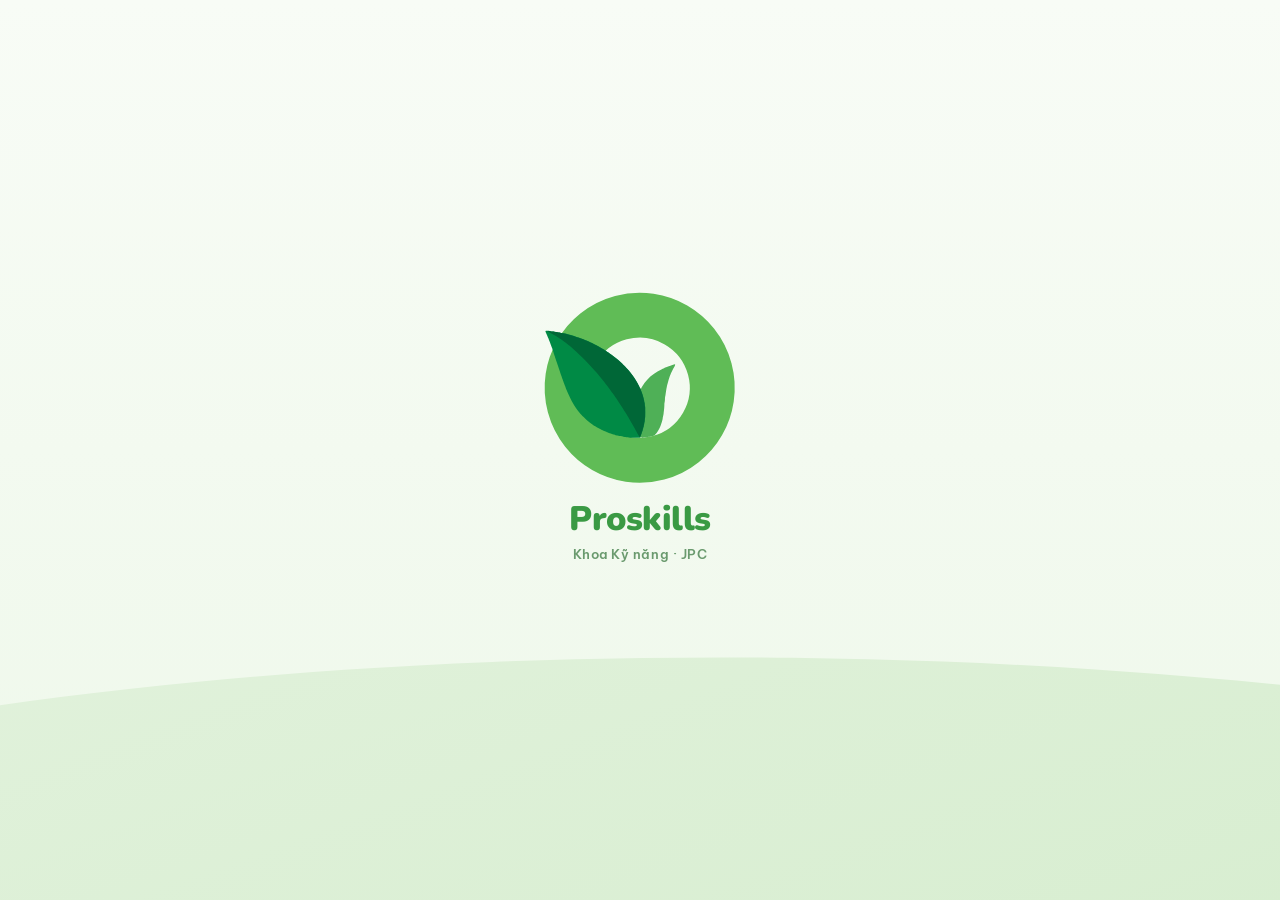
<file: index.html>
<!DOCTYPE html>
<html lang="vi">
<head>
<meta charset="utf-8">
<meta name="viewport" content="width=device-width, initial-scale=1, maximum-scale=1, user-scalable=no, viewport-fit=cover">
<title>Proskills · Khoa Kỹ năng JPC</title>
<meta name="description" content="Proskills: các khóa e-learning của Khoa Kỹ năng, JPC. Chọn module để học.">
<meta name="theme-color" content="#F6F4EE">
<!-- PS1.3.34: intro lần mở đầu trong ngày; tô nền ngay từ đầu để không chớp trang chủ trước intro (PS1.3.67: nền xanh mầm của logo 2C4) -->
<script>try{(function(){var d=new Date(),p=function(n){return(n<10?"0":"")+n},k=d.getFullYear()+"-"+p(d.getMonth()+1)+"-"+p(d.getDate());if(localStorage.getItem("ps.intro")!==k&&!/[?&](lich|go|m|thu)=/.test(location.search))document.documentElement.className+=" ps-intro";})();}catch(e){}</script>
<style>html.ps-intro,html.ps-intro body{background:#F4FAF1!important}html.ps-intro #app{visibility:hidden}</style>
<meta name="apple-mobile-web-app-capable" content="yes">
<meta name="mobile-web-app-capable" content="yes">
<meta name="apple-mobile-web-app-status-bar-style" content="default">
<meta name="apple-mobile-web-app-title" content="Proskills">
<link rel="manifest" href="manifest.webmanifest">
<link rel="icon" type="image/png" sizes="192x192" href="icons/app-192.png">
<link rel="apple-touch-icon" href="icons/apple-touch-icon.png">
<link rel="stylesheet" href="core/core.css?v=PS1.4.1">
<link rel="stylesheet" href="hub/hub.css?v=PS1.4.1">
</head>
<body>
<main id="app" class="hub"></main>
<noscript><p style="padding:20px">Hãy bật JavaScript để học trên Proskills.</p></noscript>
<script src="config.js?v=PS1.4.1"></script>
<script src="core/core.js?v=PS1.4.1"></script>
<script src="core/pwa.js?v=PS1.4.1"></script>
<script src="core/shin.js?v=PS1.4.1"></script>
<script src="hub/avatar.js?v=PS1.4.1"></script>
<script src="hub/lich.js?v=PS1.4.1"></script>
<script src="hub/hub.js?v=PS1.4.1"></script>
</body>
</html>
</file>
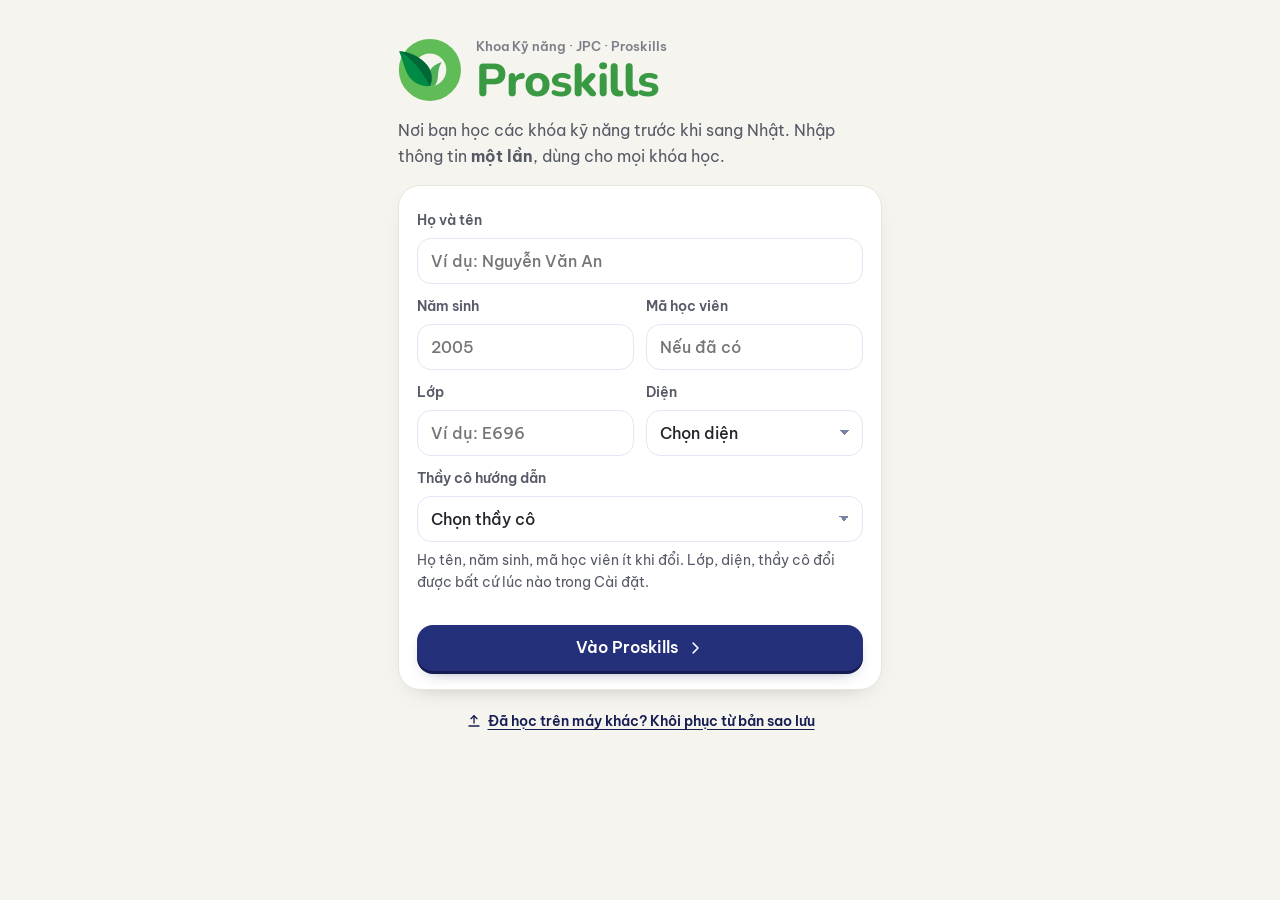
<file: cd01/index.html>
<!DOCTYPE html>
<html lang="vi">
<head>
<meta charset="utf-8">
<meta name="viewport" content="width=device-width, initial-scale=1, maximum-scale=1, user-scalable=no, viewport-fit=cover">
<title>Career Design 01 · Proskills</title>
<meta name="theme-color" content="#F4F6FE">
<meta name="color-scheme" content="light">
<meta name="apple-mobile-web-app-capable" content="yes">
<meta name="mobile-web-app-capable" content="yes">
<meta name="apple-mobile-web-app-status-bar-style" content="default">
<meta name="apple-mobile-web-app-title" content="Proskills">
<link rel="manifest" href="../manifest.webmanifest">
<link rel="icon" type="image/png" sizes="192x192" href="../icons/app-192.png">
<link rel="apple-touch-icon" href="../icons/apple-touch-icon.png">
<link rel="preconnect" href="https://fonts.googleapis.com">
<link rel="preconnect" href="https://fonts.gstatic.com" crossorigin>
<link rel="stylesheet" href="https://fonts.googleapis.com/css2?family=Be+Vietnam+Pro:wght@400;500;600;700;800&family=Noto+Sans+JP:wght@500;700&display=swap">
<!-- Thứ tự cố định: lõi chung trước, module sau -->
<link rel="stylesheet" href="../core/core.css?v=PS1.4.1">
<link rel="stylesheet" href="cd01.css?v=CD01.1.9">
</head>
<body>
<main id="app" aria-live="polite"></main>
<script src="../config.js?v=PS1.4.1"></script>
<script src="../core/core.js?v=PS1.4.1"></script>
<script src="../core/pwa.js?v=PS1.4.1"></script>
<script src="../core/shin.js?v=PS1.4.1"></script>
<script src="../hub/avatar.js?v=PS1.4.1"></script>
<!-- Module CD01: art.js (hình) → content.js (chữ) → engine.js (bộ máy) -->
<script src="art.js?v=CD01.1.9"></script>
<script src="content.js?v=CD01.1.9"></script>
<script src="engine.js?v=CD01.1.9"></script>
</body>
</html>
</file>
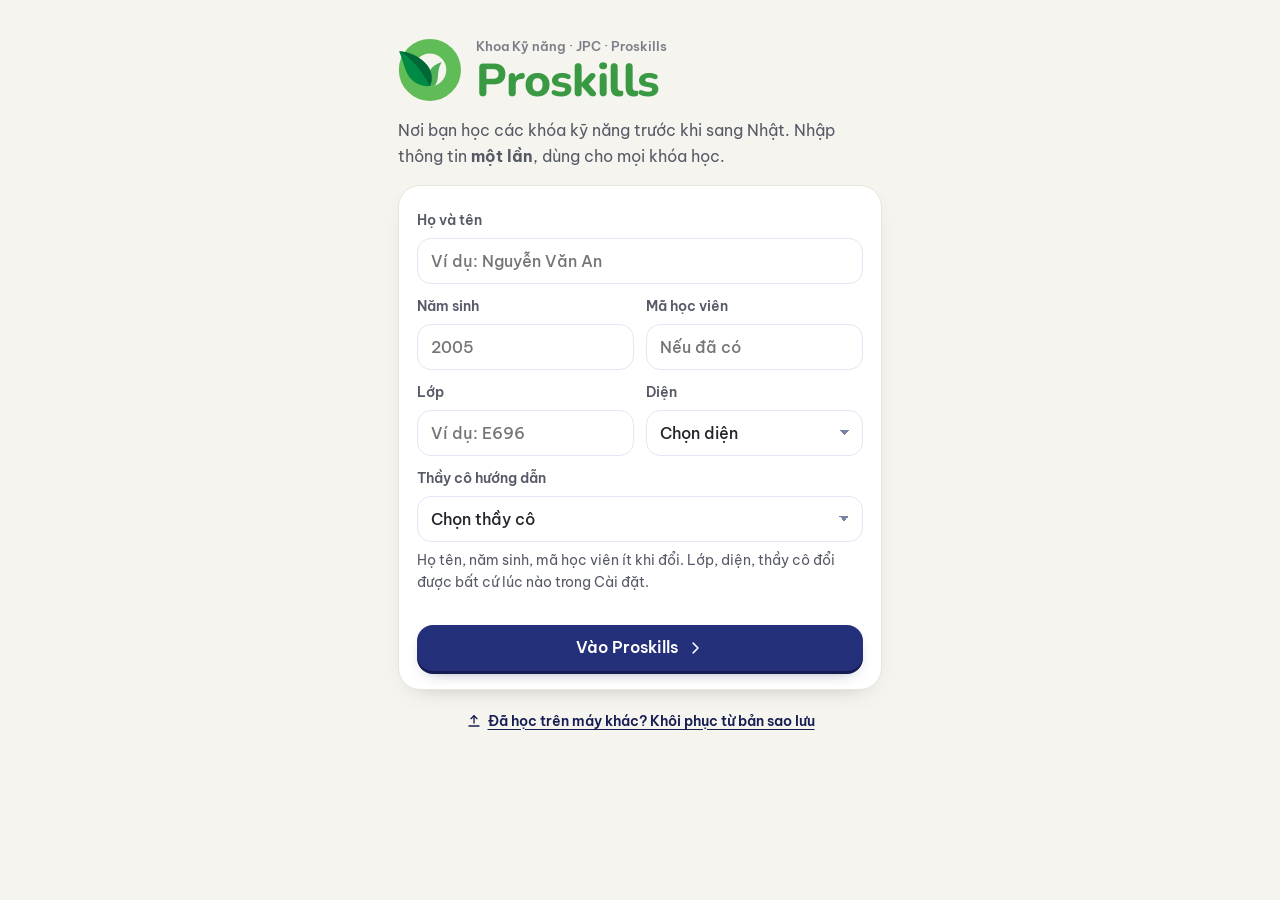
<file: cd02/index.html>
<!DOCTYPE html>
<html lang="vi">
<head>
<meta charset="utf-8">
<meta name="viewport" content="width=device-width, initial-scale=1, maximum-scale=1, user-scalable=no, viewport-fit=cover">
<title>Career Design 02 · Hải Đồ La Bàn · Proskills</title>
<meta name="theme-color" content="#FAF9F5">
<meta name="color-scheme" content="light">
<meta name="apple-mobile-web-app-capable" content="yes">
<meta name="mobile-web-app-capable" content="yes">
<meta name="apple-mobile-web-app-status-bar-style" content="default">
<meta name="apple-mobile-web-app-title" content="Proskills">
<link rel="manifest" href="../manifest.webmanifest">
<link rel="icon" type="image/png" sizes="192x192" href="../icons/app-192.png">
<link rel="apple-touch-icon" href="../icons/apple-touch-icon.png">
<link rel="preconnect" href="https://fonts.googleapis.com">
<link rel="preconnect" href="https://fonts.gstatic.com" crossorigin>
<link rel="stylesheet" href="https://fonts.googleapis.com/css2?family=Be+Vietnam+Pro:wght@400;500;600;700;800&display=swap">
<!-- Thứ tự cố định: lõi chung trước, module sau -->
<link rel="stylesheet" href="../core/core.css?v=PS1.4.1">
<link rel="stylesheet" href="cd02.css?v=CD02.3.14">
</head>
<body>
<main id="app" aria-live="polite"></main>
<script src="../config.js?v=PS1.4.1"></script>
<script src="../core/core.js?v=PS1.4.1"></script>
<script src="../core/pwa.js?v=PS1.4.1"></script>
<script src="../core/shin.js?v=PS1.4.1"></script>
<script src="../hub/avatar.js?v=PS1.4.1"></script>
<!-- Module CD02: art.js (hình) → content.js (chữ) → engine.js (bộ máy) -->
<script src="art.js?v=CD02.3.14"></script>
<script src="content.js?v=CD02.3.14"></script>
<script src="engine.js?v=CD02.3.14"></script>
</body>
</html>
</file>
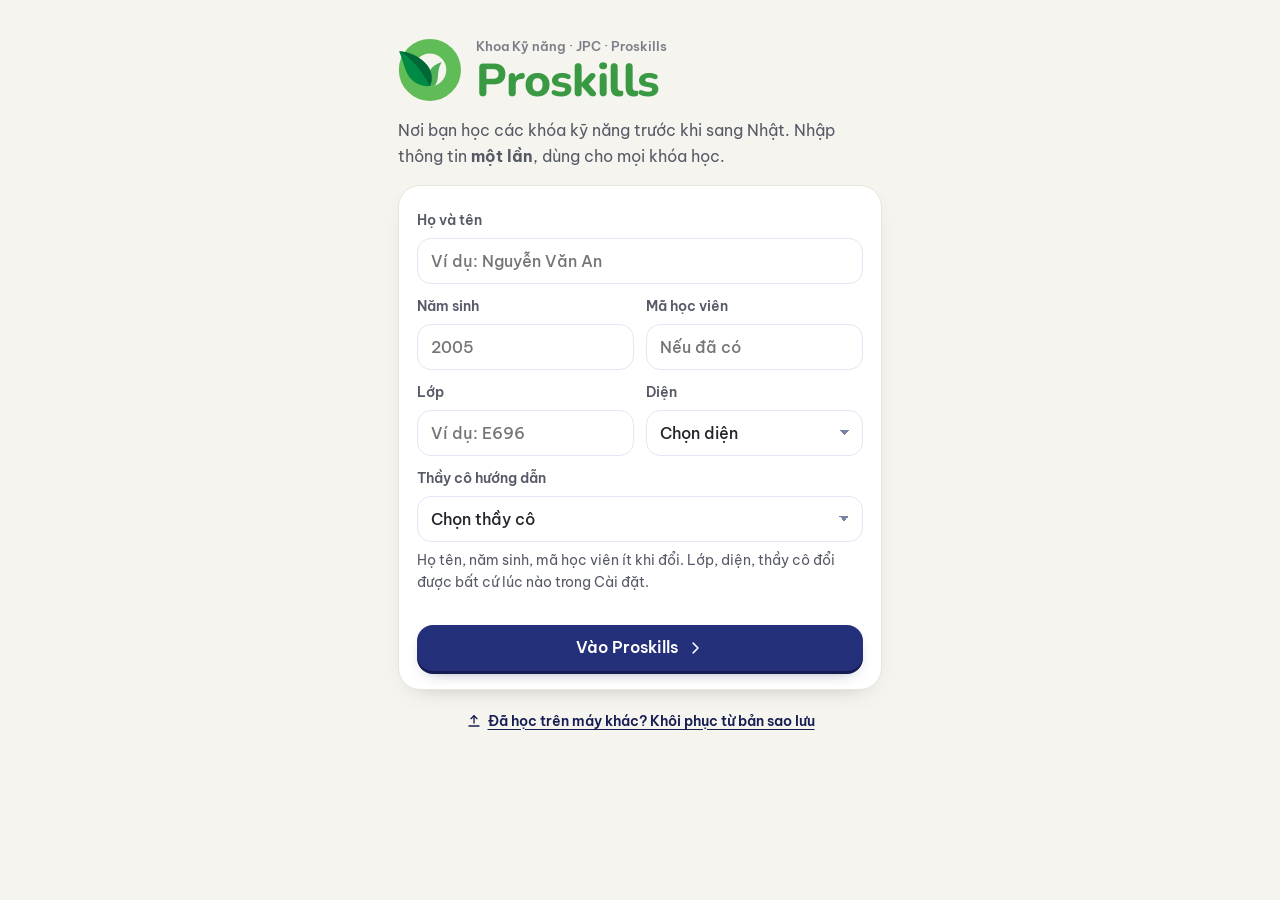
<file: mau/index.html>
<!DOCTYPE html>
<html lang="vi">
<head>
<meta charset="utf-8">
<meta name="viewport" content="width=device-width, initial-scale=1, maximum-scale=1, user-scalable=no, viewport-fit=cover">
<title>Module mẫu · Proskills</title>
<meta name="theme-color" content="#F4F6FE">
<meta name="apple-mobile-web-app-capable" content="yes">
<meta name="apple-mobile-web-app-title" content="Proskills">
<link rel="manifest" href="../manifest.webmanifest">
<link rel="apple-touch-icon" href="../icons/apple-touch-icon.png">
<link rel="stylesheet" href="https://fonts.googleapis.com/css2?family=Be+Vietnam+Pro:wght@400;500;600;700;800&family=Bricolage+Grotesque:opsz,wght@12..96,700;12..96,800&display=swap">
<!-- Thứ tự cố định cho mọi module: lõi chung trước, module sau -->
<link rel="stylesheet" href="../core/core.css?v=PS1.4.1">
<link rel="stylesheet" href="mau.css?v=1.0.2">
</head>
<body>
<main id="app"></main>
<script src="../config.js?v=PS1.4.1"></script>
<script src="../core/core.js?v=PS1.4.1"></script>
<script src="../core/pwa.js?v=PS1.4.1"></script>
<script src="../hub/avatar.js?v=PS1.4.1"></script>
<script src="mau.js?v=1.0.2"></script>
</body>
</html>
</file>
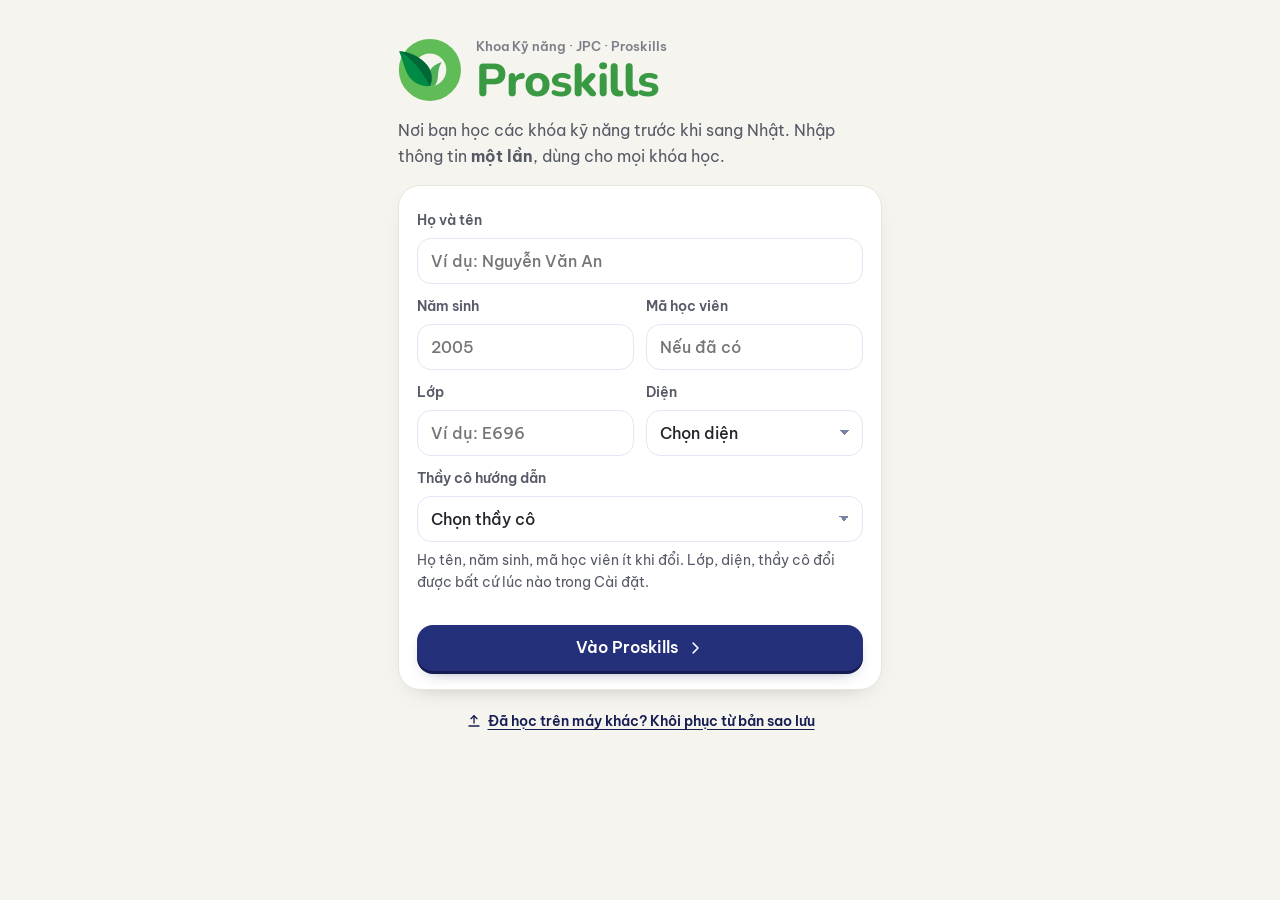
<file: routine/index.html>
<!doctype html>
<html lang="vi">
<head>
<meta charset="utf-8">
<meta name="viewport" content="width=device-width, initial-scale=1, maximum-scale=1, user-scalable=no, viewport-fit=cover">
<meta name="theme-color" content="#F9F9FF">
<!-- PS1.3.34: bỏ màn chào (nền xanh) của Shin Routine, vào thẳng app -->
<meta name="mobile-web-app-capable" content="yes">
<meta name="apple-mobile-web-app-capable" content="yes">
<meta name="apple-mobile-web-app-title" content="Proskills">
<title>Shin Routine · Proskills</title>
<meta name="description" content="Rèn luyện thói quen mỗi ngày với Shin. Ghi nhận, nhìn lại và lưu những điều đáng nhớ.">
<!-- PS1.3.26: một ứng dụng Proskills duy nhất (cài từ trang này cũng là cài Proskills) -->
<link rel="manifest" href="../manifest.webmanifest">
<link rel="icon" href="icon-192.png">
<link rel="apple-touch-icon" href="../icons/apple-touch-icon.png">
<link rel="stylesheet" href="../core/core.css?v=PS1.4.1">
<script src="../config.js?v=PS1.4.1"></script>
<script src="../core/core.js?v=PS1.4.1"></script>
<script src="../core/pwa.js?v=PS1.4.1"></script>
<script src="../core/shin.js?v=PS1.4.1"></script>
<script src="../hub/avatar.js?v=PS1.4.1"></script>
<script>if (window.PS) { window.PS_DEMO = PS.demoParam().on; if (!window.PS_DEMO && !PS.guard('routine')) window.PS_STOP = 1; }</script>
<link rel="stylesheet" href="styles/fonts39.css?v=M.Claude.3.4.4">
<link rel="stylesheet" href="styles/base.css?v=M.Claude.3.4.4">

<link rel="stylesheet" href="styles/components.css?v=M.Claude.3.4.4">

<link rel="stylesheet" href="styles/habits.css?v=M.Claude.3.4.4">

<script src="scripts/core.js?v=M.Claude.3.4.4" defer></script>

<script src="scripts/interface.js?v=M.Claude.3.4.4" defer></script>

<script src="scripts/habits.js?v=M.Claude.3.4.4" defer></script>

<script src="scripts/interaction.js?v=M.Claude.3.4.4" defer></script>

<script src="scripts/extensions.js?v=M.Claude.3.4.4" defer></script>

<link rel="stylesheet" href="styles/extensions.css?v=M.Claude.3.4.4">

<link rel="stylesheet" href="design-system.css?v=M.Claude.3.4.4">
<link rel="stylesheet" href="styles/link.css?v=M.Claude.3.4.4">
<script src="design-system.js?v=M.Claude.3.4.4" defer></script>
<script src="scripts/how-visual.js?v=M.Claude.3.4.4" defer></script>
<script src="scripts/rules-v2.js?v=M.Claude.3.4.4" defer></script>
<script src="scripts/link.js?v=M.Claude.3.4.4" defer></script>
<script src="proskills.js?v=PS1.4.1" defer></script>
<script src="boot.js?v=M.Claude.3.4.4" defer></script>
</head>
<body id="shinTypographyRoot" class="m3-review m3-release">
<div id="app"></div>
<div class="toast" id="toast" role="status" aria-live="polite"></div>
<div id="printArea"></div>
<noscript>Bật JavaScript để mở Shin routine.</noscript>
</body>
</html>
</file>
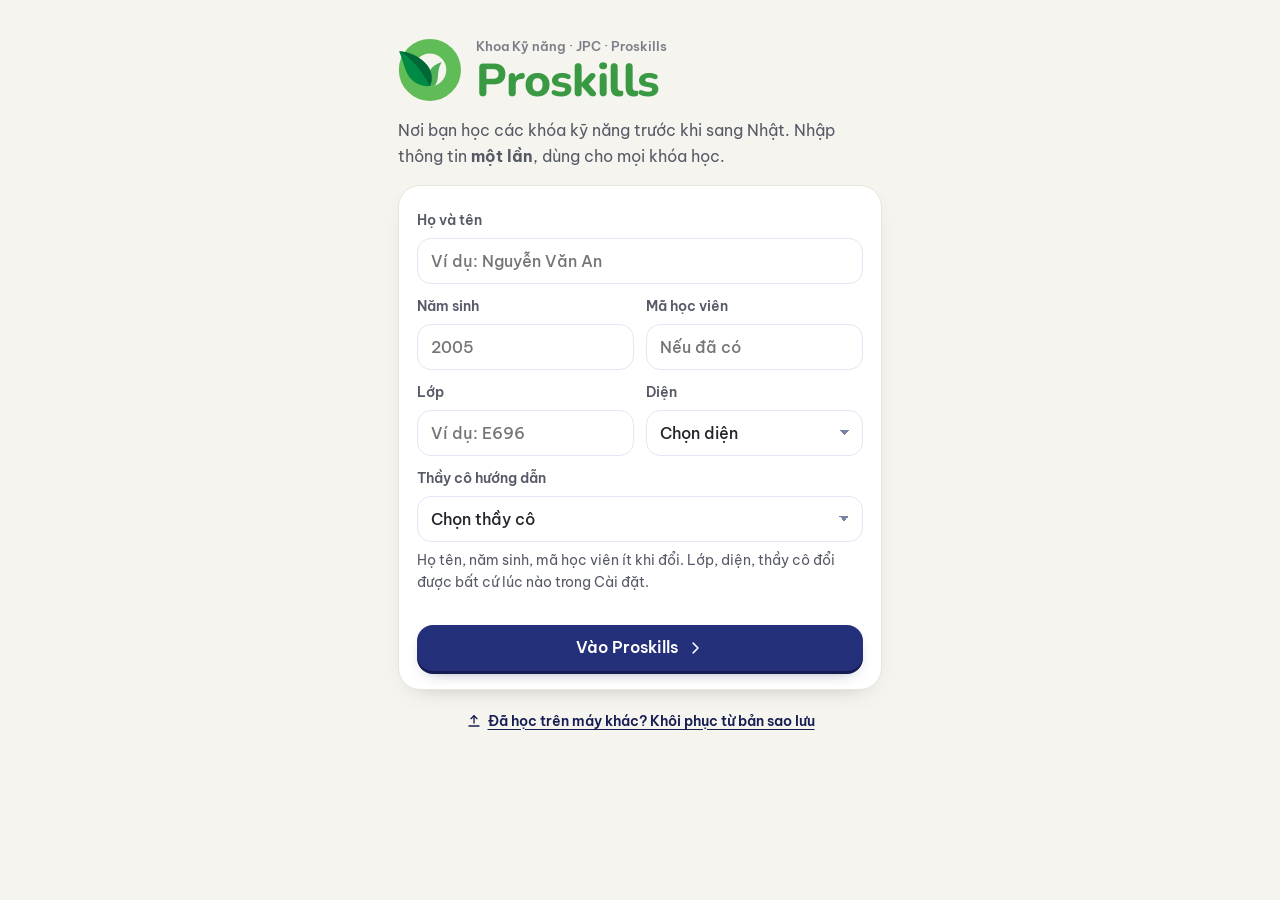
<file: tc01/index.html>
<!DOCTYPE html>
<html lang="vi">
<head>
<meta charset="utf-8">
<meta name="viewport" content="width=device-width, initial-scale=1, maximum-scale=1, user-scalable=no, viewport-fit=cover">
<title>Huấn luyện thể chất · Proskills</title>
<meta name="theme-color" content="#F4F7F5">
<meta name="color-scheme" content="light">
<meta name="apple-mobile-web-app-capable" content="yes">
<meta name="mobile-web-app-capable" content="yes">
<meta name="apple-mobile-web-app-status-bar-style" content="default">
<meta name="apple-mobile-web-app-title" content="Proskills">
<link rel="manifest" href="../manifest.webmanifest">
<link rel="icon" type="image/png" sizes="192x192" href="../icons/app-192.png">
<link rel="apple-touch-icon" href="../icons/apple-touch-icon.png">
<link rel="preconnect" href="https://fonts.googleapis.com">
<link rel="preconnect" href="https://fonts.gstatic.com" crossorigin>
<link rel="stylesheet" href="https://fonts.googleapis.com/css2?family=Be+Vietnam+Pro:wght@400;500;600;700;800&family=Noto+Sans+JP:wght@500;700&display=swap">
<!-- Thứ tự cố định: lõi chung trước, module sau -->
<link rel="stylesheet" href="../core/core.css?v=PS1.4.1">
<link rel="stylesheet" href="tc01.css?v=TC01.2.0">
</head>
<body>
<main id="app" aria-live="polite"></main>
<script src="../config.js?v=PS1.4.1"></script>
<script src="../core/core.js?v=PS1.4.1"></script>
<script src="../core/pwa.js?v=PS1.4.1"></script>
<script src="../core/shin.js?v=PS1.4.1"></script>
<script src="../hub/avatar.js?v=PS1.4.1"></script>
<!-- Module TC01: art.js (HLV Shin, hình động tác) → content.js (chữ) → engine.js (bộ máy) -->
<script src="art.js?v=TC01.2.0"></script>
<script src="content.js?v=TC01.2.0"></script>
<script src="yard.js?v=TC01.2.0"></script>
<script src="engine.js?v=TC01.2.0"></script>
</body>
</html>
</file>
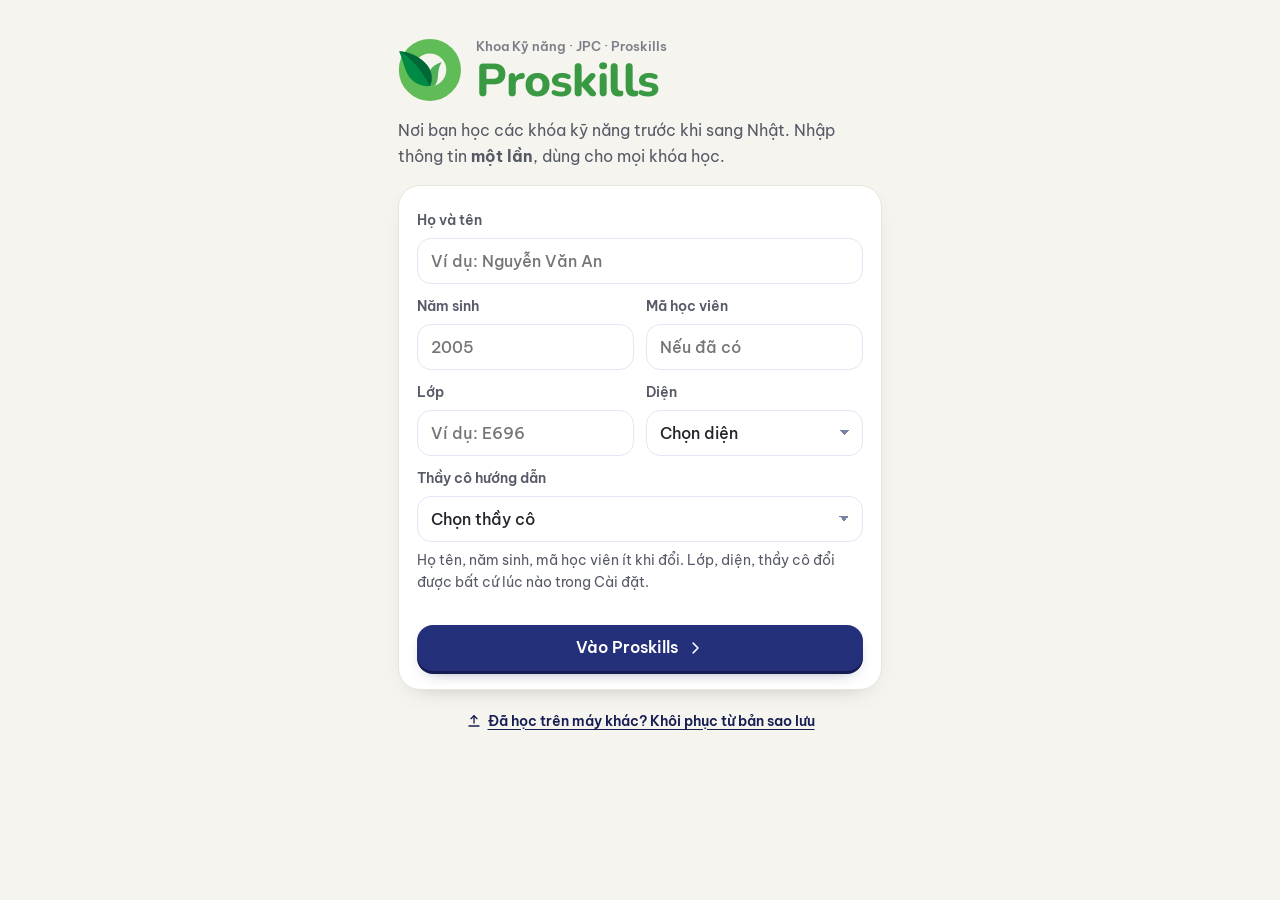
<file: tk/index.html>
<!DOCTYPE html>
<html lang="vi">
<head>
<meta charset="utf-8">
<meta name="viewport" content="width=device-width, initial-scale=1, maximum-scale=1, user-scalable=no, viewport-fit=cover">
<title>Nhật Bản Du Ký · Proskills</title>
<meta name="theme-color" content="#F4F6FE">
<meta name="color-scheme" content="light">
<meta name="apple-mobile-web-app-capable" content="yes">
<meta name="mobile-web-app-capable" content="yes">
<meta name="apple-mobile-web-app-status-bar-style" content="default">
<meta name="apple-mobile-web-app-title" content="Proskills">
<link rel="manifest" href="../manifest.webmanifest">
<link rel="icon" type="image/png" sizes="192x192" href="../icons/app-192.png">
<link rel="apple-touch-icon" href="../icons/apple-touch-icon.png">
<link rel="preconnect" href="https://fonts.googleapis.com">
<link rel="preconnect" href="https://fonts.gstatic.com" crossorigin>
<link rel="stylesheet" href="https://fonts.googleapis.com/css2?family=Be+Vietnam+Pro:wght@400;500;600;700;800&family=Bricolage+Grotesque:opsz,wght@12..96,600;12..96,700;12..96,800&family=M+PLUS+Rounded+1c:wght@500;700;800&display=swap">
<!-- Thứ tự cố định: lõi chung trước, module sau -->
<link rel="stylesheet" href="../core/core.css?v=PS1.4.1">
<link rel="stylesheet" href="tk.css?v=TK16.5">
</head>
<body>
<div id="nav"></div>
<main id="app" aria-live="polite"></main>
<div class="toast" id="toast" role="status"></div>
<script src="../config.js?v=PS1.4.1"></script>
<script src="../core/core.js?v=PS1.4.1"></script>
<script src="../core/pwa.js?v=PS1.4.1"></script>
<script src="../hub/avatar.js?v=PS1.4.1"></script>
<!-- Module TK: các tệp dùng chung biến toàn cục, giữ đúng thứ tự này -->
<script src="art.js?v=TK16.5"></script>
<script src="content.js?v=TK16.5"></script>
<script src="engine.js?v=TK16.5"></script>
<script src="steps.js?v=TK16.5"></script>
<script src="report.js?v=TK16.5"></script>
<script src="extras.js?v=TK16.5"></script>
<script src="notebook.js?v=TK16.5"></script>
<script src="actions.js?v=TK16.5"></script>
<script src="game-entry.js?v=TK16.5"></script>
</body>
</html>
</file>
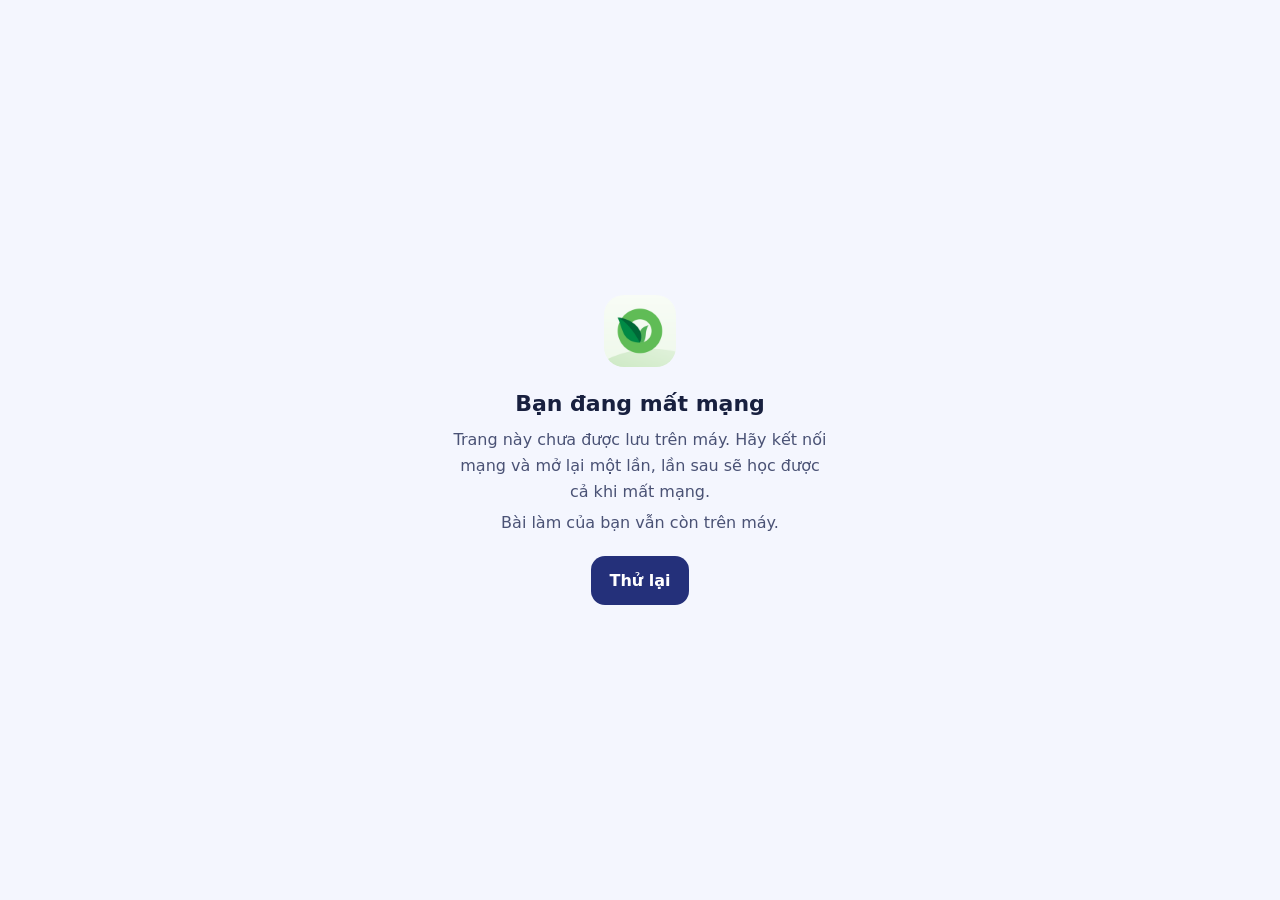
<file: offline.html>
<!DOCTYPE html>
<html lang="vi"><head><meta charset="utf-8"><meta name="viewport" content="width=device-width, initial-scale=1, maximum-scale=1, user-scalable=no, viewport-fit=cover"><title>Proskills · Mất mạng</title>
<style>body{margin:0;min-height:100vh;display:grid;place-items:center;background:#F4F6FE;color:#18203F;font:16px/1.6 system-ui,-apple-system,"Segoe UI",Roboto,sans-serif;padding:24px;box-sizing:border-box;text-align:center}
.b{max-width:380px}h1{font-size:22px;margin:12px 0 6px}p{color:#4A5275;margin:6px 0}a{display:inline-block;margin-top:14px;background:#24307A;color:#fff;text-decoration:none;font-weight:600;border-radius:14px;padding:12px 18px}</style></head>
<body><div class="b"><img src="icons/app-192.png" width="72" height="72" alt="" style="border-radius:20px">
<h1>Bạn đang mất mạng</h1><p>Trang này chưa được lưu trên máy. Hãy kết nối mạng và mở lại một lần, lần sau sẽ học được cả khi mất mạng.</p><p>Bài làm của bạn vẫn còn trên máy.</p><a href="./">Thử lại</a></div></body></html>
</file>
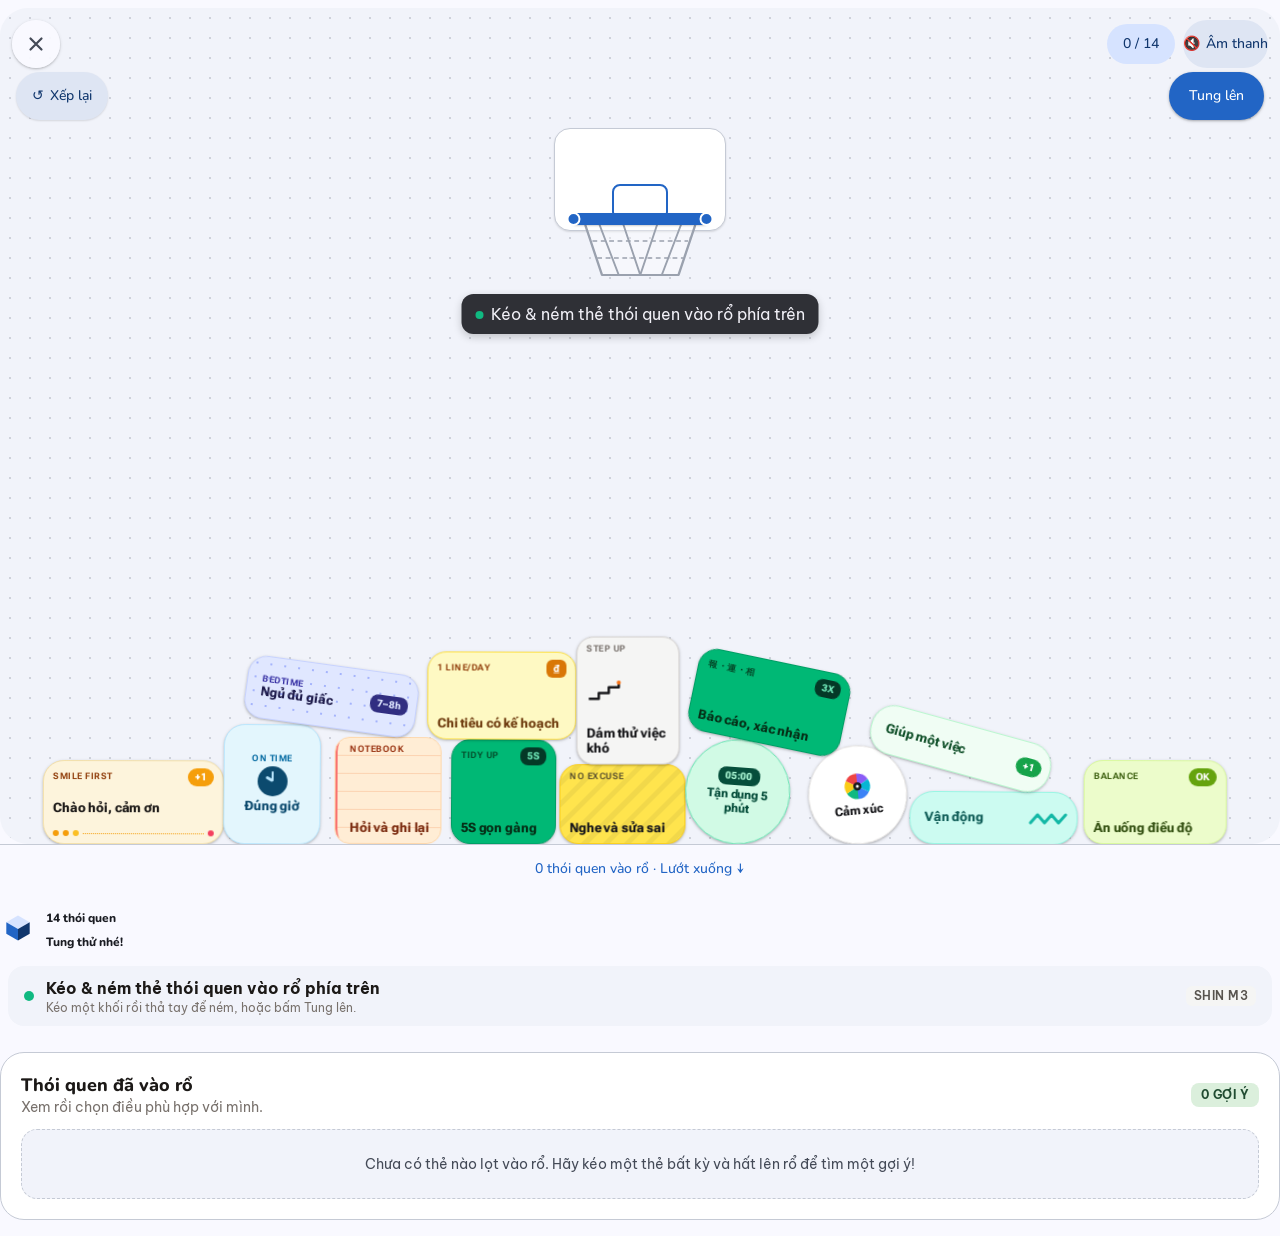
<file: routine/habit-game.html>
<!DOCTYPE html>
<html lang="vi">
<head>
  <meta charset="UTF-8" />
  <meta name="viewport" content="width=device-width, initial-scale=1, maximum-scale=1, user-scalable=no, viewport-fit=cover" />
  <style>/* PS1.3.34: dùng như app thật */html{overscroll-behavior:none;touch-action:pan-x pan-y;overflow-x:hidden}body{overscroll-behavior:none;-webkit-user-select:none;user-select:none;-webkit-touch-callout:none;-webkit-tap-highlight-color:transparent}input,textarea{-webkit-user-select:text;user-select:text}</style>
  <title>Tung thói quen · Shin routine</title>

  <!-- Tailwind CSS -->
  <link rel="stylesheet" href="assets/game/habit-game.css?v=M.Claude.3.4.4">

  <!-- Thư viện vật lý 2D Matter.js -->
  <script src="assets/game/matter-0.19.0.min.js?v=M.Claude.3.4.4"></script>

  <link rel="stylesheet" href="styles/fonts39.css?v=M.Claude.3.4.4">
  <style>
@font-face{font-family:'Roboto Flex';src:url('assets/fonts/roboto-flex-vietnamese.woff2') format('woff2');font-weight:100 1000;font-display:swap;unicode-range:U+0102-0103,U+0110-0111,U+0128-0129,U+0168-0169,U+01A0-01A1,U+01AF-01B0,U+0300-0301,U+0303-0304,U+0308-0309,U+0323,U+0329,U+1EA0-1EF9,U+20AB;}
@font-face{font-family:'Roboto Flex';src:url('assets/fonts/roboto-flex-latin.woff2') format('woff2');font-weight:100 1000;font-display:swap;unicode-range:U+0000-00FF,U+0131,U+0152-0153,U+02BB-02BC,U+02C6,U+02DA,U+02DC,U+0304,U+0308,U+0329,U+2000-206F,U+20AC,U+2122,U+2191,U+2193,U+2212,U+2215,U+FEFF,U+FFFD;}

    :root {
      --bg-page: #F6F5F0;
      --bg-table: #FAF9F5;
      --dot-color: #DFDDD4;
      --ink-primary: #18181B;
    }

    body {
      font-family: 'Be Vietnam Pro', 'Roboto Flex', -apple-system, BlinkMacSystemFont, sans-serif;
      background-color: var(--bg-page);
      color: var(--ink-primary);
      overscroll-behavior: none;
    }

    .font-mono-tag {
      font-family: ui-monospace, monospace;
      letter-spacing: 0.04em;
    }

    /* Mặt bàn Google Tabletop với họa tiết lưới chấm đặc trưng */
    .tabletop-surface {
      background-color: var(--bg-table);
      background-image: radial-gradient(var(--dot-color) 1.35px, transparent 1.35px);
      background-size: 20px 20px;
      box-shadow:
        0 24px 48px -16px rgba(24, 24, 27, 0.10),
        0 4px 12px -2px rgba(24, 24, 27, 0.04),
        inset 0 0 0 1px rgba(24, 24, 27, 0.07);
      touch-action: none;
      user-select: none;
      -webkit-user-select: none;
    }

    /* Thẻ / Khối vật lý Tabletop */
    .tt-widget {
      position: absolute;
      top: 0;
      left: 0;
      will-change: transform;
      pointer-events: none;
      box-shadow:
        0 3px 10px -2px rgba(24, 24, 27, 0.09),
        0 1px 2px rgba(24, 24, 27, 0.05);
      transition: box-shadow 0.16s ease, opacity 0.25s ease;
    }

    .tt-widget.is-grabbed {
      box-shadow:
        0 20px 32px -8px rgba(24, 24, 27, 0.24),
        0 8px 16px -4px rgba(24, 24, 27, 0.10),
        0 0 0 2px #18181B;
      z-index: 30;
    }

    /* Hiệu ứng rung lưới rổ khi ném lọt */
    @keyframes netSwish {
      0% { transform: scaleY(1) scaleX(1); }
      28% { transform: scaleY(1.28) scaleX(0.85); }
      62% { transform: scaleY(0.92) scaleX(1.06); }
      100% { transform: scaleY(1) scaleX(1); }
    }

    .net-swish-anim {
      transform-origin: top center;
      animation: netSwish 0.45s cubic-bezier(0.22, 1, 0.36, 1);
    }

    /* Hiệu ứng hạt màu Tabletop khi ghi điểm */
    @keyframes confettiBurst {
      0% {
        opacity: 1;
        transform: translate(0, 0) scale(1) rotate(0deg);
      }
      100% {
        opacity: 0;
        transform: translate(var(--dx), var(--dy)) scale(0.35) rotate(140deg);
      }
    }

    .tt-particle {
      position: absolute;
      width: 8px;
      height: 8px;
      border-radius: 3px;
      pointer-events: none;
      animation: confettiBurst 0.65s cubic-bezier(0.16, 1, 0.3, 1) forwards;
    }

    /* Lớp bắt sự kiện kéo thả */
    #interaction-layer {
      position: absolute;
      inset: 0;
      z-index: 20;
      cursor: grab;
      touch-action: none;
    }

    #interaction-layer:active {
      cursor: grabbing;
    }
  </style>
<style>html,body{margin:0;overscroll-behavior:contain}body{padding:12px!important;background:#F9F9FF}#court-wrapper{height:clamp(480px,70dvh,570px);border-radius:28px}#hud-banner{margin-bottom:10px}#hud-title,#hud-desc{white-space:normal;line-height:1.4}#hud-desc{font-size:12px}#selected-habits-list{max-height:none}.result14{padding:13px;border:1px solid #E0E4ED;border-radius:20px;background:#F9FAFF}.result14 b{font-size:16px;line-height:1.35}.result14 p{font-size:13px;line-height:1.5;margin:5px 0 8px;color:#525E70}.result14-actions{display:flex;flex-wrap:wrap;gap:6px}.result14 button{border:0;border-radius:22px;padding:10px 12px;min-height:44px;font-size:13px;font-weight:600;background:#E7EEFB;color:#204B88}.result14 button[data-action=choose]{background:#2265C5;color:white}.result14 button[data-action=return]{background:transparent;color:#687182}.result14-status{display:block;font-size:12px;color:#52714F;margin-bottom:7px}#empty-habits-msg{font-size:13px;line-height:1.5}#selected-count-badge{white-space:nowrap}#sound-toggle{min-width:44px;min-height:44px}#reset-btn,#toss-btn{min-height:44px}#court-wrapper{touch-action:none}#selected-habits-list{display:grid;gap:8px}button:focus-visible{outline:3px solid #2265C5;outline-offset:3px}@media(prefers-reduced-motion:reduce){.tt-particle{display:none}.net-swish-anim{animation:none}}</style>
<style>.game14-small-title{font-size:13px;line-height:1.4}#game14-results-jump{position:fixed;right:14px;bottom:14px;z-index:40;background:#2265C5;color:white;border:1px solid #fff6;border-radius:24px;min-height:44px;padding:10px 16px;font-size:14px;font-weight:600;box-shadow:0 3px 16px #183D702B}#game14-results-jump[hidden]{display:none}</style>
<link rel="stylesheet" href="design-system.css?v=M.Claude.3.4.4">
<link rel="stylesheet" href="design-game.css?v=M.Claude.3.4.4">
</head>
<body id="shinGame19" class="min-h-screen flex flex-col items-center py-5 px-3 sm:py-7 sm:px-4">

  <!-- Header mang phong cách Google CHƠI ĐỂ KHÁM PHÁ -->
  <header class="w-full max-w-[460px] flex items-center justify-between mb-3.5">
    <div class="flex items-center gap-2.5">
      <!-- Logo đa sắc 3D lấy cảm hứng từ Tabletop -->
      <svg class="w-9 h-9 shrink-0" viewBox="0 0 40 40" fill="none">
        <path d="M20 6L33 13.5L20 21L7 13.5L20 6Z" fill="#FBBF24"/>
        <path d="M7 13.5L20 21V34L7 26.5V13.5Z" fill="#60A5FA"/>
        <path d="M33 13.5L20 21V34L33 26.5V13.5Z" fill="#F472B6"/>
      </svg>
      <div>
        <b class="game14-small-title">14 thói quen<br>Tung thử nhé!</b>
      </div>
    </div>

  </header>

  <!-- Khu vực chính -->
  <main class="w-full max-w-[460px] flex flex-col items-center">

    <!-- Thanh hiển thị chi tiết thói quen khi chạm vào thẻ -->
    <div id="hud-banner" class="w-full mb-3 px-4 py-2.5 rounded-[22px] bg-white border border-stone-200/80 shadow-xs flex items-center justify-between gap-3 min-h-[52px]">
      <div class="flex items-center gap-3 min-w-0">
        <span id="hud-badge" class="w-2.5 h-2.5 rounded-full bg-emerald-500 shrink-0"></span>
        <div class="min-w-0">
          <div id="hud-title" class="text-xs sm:text-sm font-extrabold text-stone-900 truncate">
            Kéo & ném thẻ thói quen vào rổ phía trên
          </div>
          <div id="hud-desc" class="text-[11px] text-stone-500 truncate">
            Kéo một khối rồi thả tay để ném, hoặc bấm Tung lên.
          </div>
        </div>
      </div>
      <span id="hud-tag" class="font-mono-tag shrink-0 px-2 py-0.5 rounded-md bg-stone-100 text-stone-600 text-[10px] font-semibold uppercase">
        SHIN M3
      </span>
    </div>

    <!-- Mặt Bàn Vật Lý Google Tabletop + Rổ Bóng Rổ -->
    <div id="court-wrapper" class="relative w-full h-[500px] sm:h-[560px] rounded-[38px] tabletop-surface overflow-hidden">

      <!-- M3.3.33: điều khiển nổi trên sân (sân tràn màn hình) -->
      <button id="game33-close" type="button" aria-label="Đóng" class="game33-ctl"><svg viewBox="0 0 24 24" width="22" height="22" aria-hidden="true"><path d="M6 6l12 12M18 6L6 18" stroke="currentColor" stroke-width="2.4" stroke-linecap="round"/></svg></button>
      <div class="game33-top-right">
        <button type="button" title="Xem gợi ý đã vào rổ" id="score-pill" class="px-3.5 py-2 rounded-full bg-stone-900 text-white text-xs font-extrabold shadow-xs">
        0 / 14
      </button>
        <button id="sound-toggle" type="button" class="px-3.5 py-2 rounded-full bg-white hover:bg-stone-50 active:scale-95 text-xs font-bold text-stone-800 border border-stone-200/90 shadow-xs flex items-center gap-1.5 transition cursor-pointer">
        <span id="sound-icon">🔊</span>
        <span class="hidden sm:inline">Âm thanh</span>
      </button>
      </div>
      <div id="hud-toast" class="game33-toast" aria-hidden="true"></div>

      <!-- Nút Làm mới ở góc trên bên trái -->
      <button id="reset-btn" type="button" class="absolute top-4 left-4 z-30 px-3.5 py-2 rounded-full bg-white/95 hover:bg-white active:scale-95 text-xs font-bold text-stone-700 shadow-sm border border-stone-200/90 transition cursor-pointer flex items-center gap-1.5">
        <span>↺</span>
        <span>Xếp lại</span>
      </button>

      <!-- Nút Tung lên (Xáo trộn) chuẩn phong cách Tabletop ở góc trên bên phải -->
      <button id="toss-btn" type="button" class="absolute top-4 right-4 z-30 px-4 py-2 rounded-full bg-white/95 hover:bg-white active:scale-95 text-xs font-extrabold text-stone-900 shadow-sm border border-stone-200/90 transition cursor-pointer">
        Tung lên
      </button>

      <!-- LỚP 1 (Phía sau thẻ): Bảng rổ tối giản kiểu Tabletop -->
      <div id="hoop-backboard" class="absolute pointer-events-none z-[5] flex flex-col items-center justify-end" style="transform: translateX(-50%);">
        <div class="w-full h-full rounded-[22px] bg-white/90 backdrop-blur-xs border border-stone-300/90 shadow-xs flex flex-col items-center justify-end pb-2.5">
          <!-- Ô mục tiêu cam trên bảng rổ -->
          <div class="w-14 h-9 border-[2.5px] border-orange-500 rounded-md"></div>
        </div>
      </div>

      <!-- LỚP 2 (Giữa): 20 Thẻ Thói Quen Vật Lý -->
      <div id="items-container" class="absolute inset-0 z-[10] pointer-events-none"></div>

      <!-- LỚP 3 (Phía trước thẻ): Vành rổ & Lưới rổ -->
      <div id="hoop-foreground" class="absolute pointer-events-none z-[18] flex flex-col items-center" style="transform: translateX(-50%);">
        <div class="w-full h-3 rounded-full bg-gradient-to-r from-orange-600 via-orange-500 to-orange-600 shadow-sm border border-orange-700/30 relative">
          <span class="absolute -left-1 top-1/2 -translate-y-1/2 w-3.5 h-3.5 rounded-full bg-orange-600 border-2 border-white"></span>
          <span class="absolute -right-1 top-1/2 -translate-y-1/2 w-3.5 h-3.5 rounded-full bg-orange-600 border-2 border-white"></span>
        </div>
        <svg id="hoop-net-svg" class="w-[86%] h-14 -mt-0.5 overflow-visible" viewBox="0 0 100 56" preserveAspectRatio="none">
          <path d="M 4 2 L 18 52 L 82 52 L 96 2" fill="rgba(255,255,255,0.32)" stroke="#A8A29E" stroke-width="2" stroke-linejoin="round"/>
          <path d="M 16 2 L 32 52 M 36 2 L 50 52 M 64 2 L 50 52 M 84 2 L 68 52" stroke="#A8A29E" stroke-width="1.6" stroke-linecap="round"/>
          <path d="M 10 18 L 90 18 M 14 35 L 86 35" stroke="#A8A29E" stroke-width="1.5" stroke-dasharray="4 3"/>
        </svg>
      </div>

      <!-- Lớp hạt hiệu ứng -->
      <div id="fx-layer" class="absolute inset-0 z-[22] pointer-events-none"></div>

      <!-- Lớp nhận tương tác kéo & ném -->
      <div id="interaction-layer"></div>
    </div>
    <button type="button" id="game14-results-jump" aria-label="Xem thói quen đã vào rổ"></button>

    <!-- Danh Sách Thói Quen Đã Ném Trúng Rổ Để Rèn Luyện -->
    <section class="w-full mt-4 bg-white rounded-[30px] border border-stone-200/80 shadow-xs p-4 sm:p-5">
      <div class="flex items-center justify-between mb-3">
        <div>
          <h2 class="text-sm font-extrabold text-stone-900">Thói quen đã vào rổ</h2>
          <p class="text-[11px] text-stone-500">Xem rồi chọn điều phù hợp với mình.</p>
        </div>
        <span id="selected-count-badge" class="font-mono-tag px-2.5 py-1 rounded-full bg-emerald-100 text-emerald-900 text-[11px] font-bold">
          0 GỢI Ý
        </span>
      </div>

      <!-- Trạng thái trống -->
      <div id="empty-habits-msg" class="py-6 px-4 rounded-2xl bg-[#FAF9F5] border border-dashed border-stone-200 text-center text-xs text-stone-400">
        Chưa có thẻ nào lọt vào rổ. Hãy kéo một thẻ bất kỳ và hất lên rổ để tìm một gợi ý!
      </div>

      <!-- Danh sách thẻ đã chọn -->
      <div id="selected-habits-list" class="grid grid-cols-1 gap-2 pr-0.5"></div>
    </section>

  </main>

  <script src="assets/game/habit-game.js?v=M.Claude.3.4.4"></script>
</body>
</html>
<script>document.addEventListener('DOMContentLoaded',function(){var main=document.querySelector('main'),head=document.querySelector('body>header');if(main&&head)main.appendChild(head);});</script><style>html,body,button,input,.font-mono-tag{font-family:'Be Vietnam Pro','Roboto Flex',Arial,sans-serif}h1,h2,h3,.game14-small-title{font-family:'Nunito','Be Vietnam Pro',sans-serif;font-weight:800}body{padding:0 0 16px!important}main{display:flex;flex-direction:column}main>header{order:1;margin-top:12px}#court-wrapper{order:0;height:calc(100vh - 48px);height:calc(100dvh - 48px);border-radius:0}#hud-banner{order:2}main>section{order:3}main>header,#hud-banner,main>section{width:calc(100% - 16px)}.game14-small-title{font-size:13px}#court-wrapper .tt-widget{font-family:'Roboto Flex',Arial,sans-serif}</style>
</file>
<file: core/core.css>
/* =========================================================
   PROSKILLS · LÕI CHUNG (core.css)
   Kiểu cho phần dùng chung: thẻ Cài đặt chuẩn, hộp thoại, thông báo, nút.
   Mọi lớp bắt đầu bằng "ps-" để không đụng kiểu của module.
   Dùng màu của module qua biến --c, --c-d, --c-t (có giá trị dự phòng).
   ========================================================= */
.ps-ic{flex:none;display:inline-block;vertical-align:middle}
.ps-lock{overflow:hidden}

/* ---- nút ---- */
.ps-btn{position:relative;display:inline-flex;align-items:center;justify-content:center;gap:8px;font:600 15.5px/1.25 var(--f,"Be Vietnam Pro",system-ui,-apple-system,"Segoe UI",Roboto,sans-serif);
  background:var(--c,#24307A);color:#fff;border:0;border-radius:16px;padding:13px 18px;cursor:pointer;text-decoration:none;
  box-shadow:0 3px 0 var(--c-d,#151D52),0 8px 18px -12px rgba(21,29,82,.8);transition:transform .18s cubic-bezier(.32,.72,0,1),box-shadow .18s;-webkit-tap-highlight-color:transparent}
.ps-btn:active{transform:translateY(2px);box-shadow:0 1px 0 var(--c-d,#151D52)}
.ps-btn--sm{font-size:14.5px;padding:10px 14px;border-radius:14px}
.ps-btn--soft{background:var(--c-t,#ECEEFA);color:var(--c-d,#151D52);box-shadow:0 3px 0 var(--c-t2,#D8DCF2)}
.ps-btn--go{background:var(--ps-go,#F4B63B);color:#3B2A00;box-shadow:0 3px 0 #C98A12,0 8px 18px -12px rgba(201,138,18,.9)}
.ps-btn--danger{background:#C8372D;color:#fff;box-shadow:0 3px 0 #8E241D}
.ps-btn--dangersoft{background:#FDECE8;color:#B23A28;box-shadow:0 3px 0 #F6C3B9}
.ps-btn:disabled{background:#C3C8DB;box-shadow:0 3px 0 #AEB4CB;cursor:not-allowed}
.ps-btnrow{display:flex;flex-wrap:wrap;gap:10px;margin:10px 0 4px}
.ps-link{display:inline-flex;align-items:center;gap:6px;border:0;background:none;color:var(--c-d,#151D52);font:600 14px/1.4 var(--f,system-ui);text-decoration:underline;text-underline-offset:3px;padding:6px 0;cursor:pointer}
.ps-small{font-size:13.5px;line-height:1.6;color:var(--ink-2,#4A5275);margin:8px 0}
.ps-warn{font-size:13.5px;color:#B23A28;background:#FDECE8;border-radius:12px;padding:8px 12px}

/* ---- ô nhập ---- */
.ps-form{display:grid;gap:12px;margin:6px 0}
.ps-form label{display:grid;gap:6px;font-size:13.5px;font-weight:600;color:var(--ink-2,#4A5275)}
.ps-row2{display:grid;grid-template-columns:1fr 1fr;gap:12px}
.ps-inp{width:100%;box-sizing:border-box;font:500 16px/1.4 var(--f,system-ui);color:var(--ink,#18203F);background:#fff;border:1.5px solid var(--rule,#E3E7F5);border-radius:14px;padding:11px 13px;-webkit-appearance:none;appearance:none}
select.ps-inp{background-image:linear-gradient(45deg,transparent 50%,#7A82A3 50%),linear-gradient(135deg,#7A82A3 50%,transparent 50%);background-position:calc(100% - 18px) 50%,calc(100% - 13px) 50%;background-size:5px 5px;background-repeat:no-repeat;padding-right:32px}
.ps-inp:focus{outline:none;border-color:var(--c,#24307A);box-shadow:0 0 0 3px var(--c-t,#ECEEFA)}

/* ---- thẻ Cài đặt chuẩn ---- */
.ps-set{display:grid;gap:8px}
.ps-homebtn{display:grid;grid-template-columns:40px 1fr auto;align-items:center;gap:12px;width:100%;text-align:left;background:var(--c,#24307A);color:#fff;border:0;border-radius:18px;padding:12px 14px;cursor:pointer;box-shadow:0 3px 0 var(--c-d,#151D52);font-family:inherit;margin-bottom:6px}
.ps-homebtn>.ps-ic:first-child{width:40px;height:40px;padding:9px;box-sizing:border-box;border-radius:12px;background:rgba(255,255,255,.18)}
.ps-homebtn b{display:block;font-size:15.5px}
.ps-homebtn small{display:block;font-size:12.5px;opacity:.85;font-weight:500}
.ps-homebtn:active{transform:translateY(2px);box-shadow:0 1px 0 var(--c-d,#151D52)}
.ps-srow{background:#fff;border:1px solid var(--rule,#E3E7F5);border-radius:16px;overflow:hidden}
.ps-srow__h{display:grid;grid-template-columns:34px 1fr auto 16px;align-items:center;gap:10px;width:100%;border:0;background:transparent;padding:12px 14px;text-align:left;font:inherit;color:var(--ink,#18203F);cursor:pointer}
.ps-srow--sw .ps-srow__h{grid-template-columns:34px 1fr auto;cursor:default}
.ps-srow__h>b{font-size:15px;font-weight:600}
.ps-srow__ic{width:34px;height:34px;border-radius:10px;display:grid;place-items:center;background:var(--c-t,#ECEEFA);color:var(--c-d,#151D52)}
.ps-srow__st{font-size:13px;color:var(--muted,#7A82A3);max-width:46vw;white-space:nowrap;overflow:hidden;text-overflow:ellipsis}
.ps-srow__h>.ps-ic:last-child{color:var(--muted,#7A82A3);transition:transform .25s}
.ps-srow__b{display:none;padding:2px 16px 16px;border-top:1px dashed var(--rule,#E3E7F5)}
.ps-srow.open .ps-srow__b{display:block;animation:psIn .35s cubic-bezier(.32,.72,0,1)}
.ps-srow.open .ps-srow__h>.ps-ic:last-child{transform:rotate(90deg)}
.ps-srow--danger .ps-srow__ic{background:#FDECE8;color:#B23A28}
.ps-srow--danger .ps-srow__h>b{color:#B23A28}
.ps-fixed{display:grid;grid-template-columns:1fr 1fr 1fr;gap:8px;margin:12px 0 2px}
.ps-fixed>div{background:var(--bg,#F4F6FE);border-radius:12px;padding:8px 10px;min-width:0}
.ps-fixed small{display:block;font-size:11.5px;color:var(--muted,#7A82A3)}
.ps-fixed b{display:block;font-size:14px;overflow:hidden;text-overflow:ellipsis;white-space:nowrap}
.ps-fixed>div:first-child{grid-column:1/-1}
.ps-sw{position:relative;width:50px;height:30px;border-radius:999px;border:0;background:#C9CEE0;cursor:pointer;transition:background .2s;padding:0}
.ps-sw i{position:absolute;top:3px;left:3px;width:24px;height:24px;border-radius:50%;background:#fff;box-shadow:0 2px 4px rgba(0,0,0,.2);transition:transform .25s cubic-bezier(.32,.72,0,1)}
.ps-sw.on{background:var(--ok,#14A874)}
.ps-sw.on i{transform:translateX(20px)}
/* PS1.3.36 · Cỡ chữ Vừa / Lớn: nút chọn 2 ô */
.ps-seg{display:inline-flex;background:#ECEEF4;border-radius:999px;padding:3px;gap:2px;flex:none}
.ps-seg button{border:0;background:none;border-radius:999px;padding:0 14px;height:30px;font:700 14px/1 inherit;font-family:inherit;color:var(--muted,#6B7088);cursor:pointer;-webkit-tap-highlight-color:transparent}
.ps-seg button[data-v="l"]{font-size:16px}
.ps-seg button.on{background:#fff;color:var(--ink,#23252B);box-shadow:0 1px 3px rgba(20,30,60,.18)}
.ps-ver{text-align:center;font-size:12px;color:var(--muted,#7A82A3);margin:10px 0 4px}

/* ---- hộp thoại ---- */
.ps-ov{position:fixed;inset:0;z-index:120;display:flex;align-items:center;justify-content:center;padding:18px;background:rgba(18,24,52,.55);-webkit-backdrop-filter:blur(4px);backdrop-filter:blur(4px);animation:psFade .35s ease}
.ps-ov__box{width:100%;max-width:430px;max-height:calc(100vh - 36px);overflow:auto;background:#fff;border-radius:26px;padding:22px 20px 18px;text-align:left;box-shadow:0 30px 80px -30px rgba(18,24,52,.6);animation:psPop .4s cubic-bezier(.32,.72,0,1);box-sizing:border-box}
.ps-ov__box--wide{max-width:560px}
.ps-ov__ic{width:52px;height:52px;border-radius:16px;display:grid;place-items:center;background:var(--c-t,#ECEEFA);color:var(--c-d,#151D52);margin-bottom:10px}
.ps-ov__t{font:700 21px/1.25 var(--h,var(--f,system-ui));margin:0 0 6px;color:var(--ink,#18203F);letter-spacing:-.01em}
.ps-ov__b{font-size:15px;line-height:1.6;color:var(--ink-2,#4A5275)}
.ps-ov__b p{margin:6px 0}
.ps-ov__btns{display:flex;flex-direction:column;gap:10px;margin-top:16px}
.ps-ov__btns .ps-btn{width:100%}
.ps-chks{display:grid;gap:8px;margin:10px 0}
.ps-chk{display:flex;gap:12px;align-items:flex-start;background:var(--bg,#F4F6FE);border-radius:14px;padding:10px 12px;cursor:pointer}
.ps-chk input{width:20px;height:20px;margin:2px 0 0;accent-color:var(--c,#24307A);flex:none}
.ps-chk b{display:block;font-size:14.5px;color:var(--ink,#18203F)}
.ps-chk small{display:block;font-size:12.5px;color:var(--muted,#7A82A3)}

/* ---- thông báo ---- */
.ps-toast{position:fixed;left:50%;bottom:calc(18px + env(safe-area-inset-bottom,0px));transform:translate(-50%,20px);opacity:0;pointer-events:none;z-index:140;background:var(--ink,#18203F);color:#fff;border-radius:18px;padding:11px 16px;font-size:14.5px;line-height:1.45;max-width:min(92vw,460px);box-sizing:border-box;transition:opacity .3s,transform .4s cubic-bezier(.32,.72,0,1);box-shadow:0 14px 34px -14px rgba(18,24,52,.7)}
.ps-toast.show{opacity:1;transform:translate(-50%,0)}

@keyframes psIn{from{opacity:0;transform:translateY(-4px)}to{opacity:1;transform:none}}
@keyframes psFade{from{opacity:0}to{opacity:1}}
@keyframes psPop{from{opacity:0;transform:translateY(14px) scale(.97)}to{opacity:1;transform:none}}
@media (prefers-reduced-motion:reduce){.ps-ov,.ps-ov__box,.ps-srow.open .ps-srow__b{animation:none}.ps-toast,.ps-btn,.ps-sw i{transition:none}}
@media (max-width:360px){.ps-row2{grid-template-columns:1fr}}

/* ---- cài ứng dụng, cập nhật ---- */
.ps-steps{margin:8px 0;padding-left:20px;font-size:14.5px;line-height:1.7}
.ps-steps li{margin:3px 0}
.ps-update{position:fixed;left:50%;transform:translateX(-50%);bottom:calc(16px + env(safe-area-inset-bottom,0px));z-index:130;display:flex;align-items:center;gap:10px;background:var(--ink,#18203F);color:#fff;border-radius:999px;padding:8px 8px 8px 16px;font-size:14px;box-shadow:0 14px 34px -14px rgba(18,24,52,.7);white-space:nowrap}
.ps-update button{border:0;border-radius:999px;font:600 14px/1 var(--f,system-ui);padding:9px 14px;background:#F4B63B;color:#3B2A00;cursor:pointer}
.ps-update .ps-update__x{background:transparent;color:#fff;padding:6px}

/* ---- Shin Routine: khối gợi ý thẻ thói quen trong các khóa (PS1.3.26) ---- */
.ps-rt{margin:14px 0 0;padding:14px;border-radius:20px;border:1px solid #CFE0F7;background:linear-gradient(180deg,#F3F8FF,#E9F1FD);color:#18203F;font-family:var(--f,"Be Vietnam Pro",system-ui,sans-serif)}
.ps-rt__hd{display:grid;grid-template-columns:40px 1fr;gap:10px;align-items:center;margin-bottom:10px}
.ps-rt__shin{width:40px;height:40px;border-radius:12px;background:#2265C5;display:block}
.ps-rt__shin--g{width:50px;height:52px;margin:-8px -6px -4px -5px;border-radius:0;background:radial-gradient(circle at 50% 62%,#DCE8FF 0 52%,transparent 53%)} /* PS1.3.70: Shin của học viên (core/shin.js), cùng kiểu trang chủ */
.ps-rt__shin--g svg{display:block;width:100%;height:100%}
.ps-rt__hd>div>b{display:block;font-size:15.5px;line-height:1.3}
.ps-rt__hd>div>small{display:block;font-size:13px;line-height:1.45;color:#4A5275;margin-top:2px}
.ps-rt__l{display:grid;gap:8px}
.ps-rt__it{display:grid;grid-template-columns:22px 1fr auto;gap:10px;align-items:center;padding:10px 10px 10px 12px;border-radius:14px;background:#fff;border:1px solid #D6E3F5;text-decoration:none;color:inherit;-webkit-tap-highlight-color:transparent}
.ps-rt__it:active{transform:scale(.985)}
.ps-rt__mk{width:20px;height:20px;border-radius:50%;border:2px solid #B9C7DD;box-sizing:border-box;display:grid;place-items:center;color:#fff}
.ps-rt__it.is-on .ps-rt__mk{border:0;background:#2E9E6B}
.ps-rt__n b{display:block;font-size:14.5px;font-weight:600;line-height:1.35}
.ps-rt__n small{display:block;font-size:12px;color:#2E7D5B;font-weight:600}
.ps-rt__go{display:inline-flex;align-items:center;gap:3px;white-space:nowrap;font-size:13px;font-weight:700;color:#1F57AE}
.ps-rt__ft{margin:9px 2px 0;font-size:12.5px;line-height:1.5;color:#5B6488}
@media (prefers-reduced-motion:reduce){.ps-rt__it:active{transform:none}}

/* ---- PS1.3.34 · dùng như app thật (mọi trang Proskills đều nạp core.css) ----
   Không bôi đen chữ, nút; không kéo để tải lại; không phóng to; không lướt ngang cả trang.
   Ô nhập vẫn chọn chữ được. Khu cần cử chỉ riêng (canvas, băng chuyền) tự đặt touch-action của mình. */
html{overflow-x:hidden;overscroll-behavior:none;touch-action:pan-x pan-y;-webkit-text-size-adjust:100%;text-size-adjust:100%}
body{overscroll-behavior:none;overflow-x:clip;-webkit-user-select:none;user-select:none;-webkit-touch-callout:none;-webkit-tap-highlight-color:transparent}
input,textarea,select,[contenteditable],[contenteditable] *,.ps-sel,.ps-sel *{-webkit-user-select:text;user-select:text;-webkit-touch-callout:default}
img,svg,a{-webkit-user-drag:none}

/* màn "đang mở khóa học" (bấm thẻ khóa ở trang chủ) */
.ps-going{position:fixed;inset:0;z-index:300;display:flex;flex-direction:column;align-items:center;justify-content:center;gap:14px;background:var(--gc,#0F4D98);color:#fff;opacity:0;animation:psGoIn .22s ease-out forwards;font:700 17px/1.3 var(--f,"Be Vietnam Pro",system-ui,sans-serif);text-align:center;padding:24px}
.ps-going small{display:block;font-size:12.5px;font-weight:600;letter-spacing:.08em;opacity:.8}
.ps-going i{display:flex;gap:7px}
.ps-going i b{width:10px;height:10px;border-radius:50%;background:#fff;opacity:.35;animation:psDot 1s ease-in-out infinite}
.ps-going i b:nth-child(2){animation-delay:.15s}.ps-going i b:nth-child(3){animation-delay:.3s}
@keyframes psGoIn{to{opacity:1}}
@keyframes psDot{0%,100%{opacity:.35;transform:translateY(0)}40%{opacity:1;transform:translateY(-6px)}}
@media (prefers-reduced-motion:reduce){.ps-going{animation:none;opacity:1}.ps-going i b{animation:none;opacity:.8}}

/* ---- PS1.3.54 · chấm lưu bài (PS.saveMark): xanh = đã lưu trên máy, đỏ = chưa lưu được. Nhỏ, không chớp.
   Gắn vào nút Sổ tay của mọi khóa, ảnh đại diện trang chủ và nút Sổ tay của Shin Routine. ---- */
html.ps-sv [data-act="nb"],html.ps-sv-err [data-act="nb"],html.ps-sv .hbar__av,html.ps-sv-err .hbar__av,html.ps-sv #gear,html.ps-sv-err #gear{position:relative}
html.ps-sv [data-act="nb"]::after,html.ps-sv .hbar__av::after,html.ps-sv #gear::after,
html.ps-sv-err [data-act="nb"]::after,html.ps-sv-err .hbar__av::after,html.ps-sv-err #gear::after{content:"";position:absolute;right:1px;bottom:1px;width:8px;height:8px;border-radius:50%;background:#2E9D5B;box-shadow:0 0 0 2px #fff;pointer-events:none}
html.ps-sv-err [data-act="nb"]::after,html.ps-sv-err .hbar__av::after,html.ps-sv-err #gear::after{background:#E5484D}
/* hộp "Bài làm đã lưu" cuối Tổng quan (PS.savedHTML) */
.ps-saved{display:grid;grid-template-columns:34px 1fr;gap:10px;align-items:center;margin:14px 0 4px;padding:11px 12px;border-radius:16px;background:#EAF3EE;color:#23302A;font-family:var(--f,"Be Vietnam Pro",system-ui,sans-serif);text-align:left}
.ps-saved__ic{width:34px;height:34px;border-radius:50%;background:#2E9D5B;color:#fff;display:grid;place-items:center}
.ps-saved b{display:block;font-size:14.5px;line-height:1.35}
.ps-saved small{display:block;font-size:12.5px;line-height:1.45;color:#4D5A53}
.ps-saved--err{background:#FDECEC}.ps-saved--err .ps-saved__ic{background:#E5484D}
/* thẻ có bản mới (pwa.js) */
.ps-upd{position:fixed;left:12px;right:12px;bottom:calc(14px + env(safe-area-inset-bottom,0px));z-index:130;max-width:400px;margin:0 auto;background:#fff;color:#18203F;border-radius:24px;padding:14px 14px 10px;box-shadow:0 18px 44px -18px rgba(18,24,52,.55),0 0 0 1px rgba(18,24,52,.06);font-family:var(--f,"Be Vietnam Pro",system-ui,sans-serif);animation:psUpdIn .35s cubic-bezier(.22,.9,.24,1)}
.ps-upd__h{display:flex;align-items:center;gap:10px;margin-bottom:12px}.ps-upd__h img{border-radius:10px;flex:none}.ps-upd__h b{font-size:16.5px}
.ps-upd__b{display:grid;grid-template-columns:1.4fr 1fr;gap:8px}.ps-upd__b .ps-btn{width:100%;justify-content:center}
.ps-upd__n{margin:8px 2px 0;font-size:12.5px;color:#6B7183}
@keyframes psUpdIn{from{transform:translateY(16px);opacity:0}to{transform:none;opacity:1}}
@media (prefers-reduced-motion:reduce){.ps-upd{animation:none}}
/* Cài đặt · Học được khi không có internet */
.ps-offbar{display:block;height:7px;border-radius:9px;background:#E8EBF2;overflow:hidden;margin:4px 0 10px}.ps-offbar i{display:block;height:100%;border-radius:9px;background:#2E9D5B;transition:width .4s}

/* ---- PS1.3.58 · Thanh đáy chung trong khóa (PA3): cùng khuôn thanh trang chủ; phía trên để trống ----
   --psbb: khoảng chừa phía dưới cho nút dính đáy, thông báo (0 khi thanh ẩn) */
html.ps-bb{--psbb:84px}
html.ps-bb.ps-bbh,html.ps-bb.ps-kb{--psbb:0px}
.psnav{position:fixed;left:0;right:0;bottom:calc(10px + env(safe-area-inset-bottom,0px));z-index:30;pointer-events:none;transition:transform .3s cubic-bezier(.32,.72,0,1),opacity .3s}
.psnav--hide,html.ps-kb .psnav{transform:translateY(calc(100% + 30px));opacity:0}
.psnav__in{position:relative;box-sizing:border-box;width:calc(100% - 28px);max-width:420px;height:66px;margin:0 auto;display:flex;align-items:center;justify-content:space-around;border-radius:26px;pointer-events:auto;
  background:rgba(255,255,255,.93);-webkit-backdrop-filter:blur(16px) saturate(1.4);backdrop-filter:blur(16px) saturate(1.4);box-shadow:0 12px 30px -14px rgba(30,30,50,.45),0 0 0 1px rgba(30,30,50,.05);font-family:var(--f,"Be Vietnam Pro",system-ui,sans-serif)}
/* PS1.3.59: theo thanh Shin (routine/styles/habits.css): chữ cách icon 4px, ô chọn 56×32 tô xám, icon 24px nét 1.7 → 2.2 khi chọn; chữ 11px (Shin 12px, thầy muốn gọn hơn) */
.psnav__b{flex:1 1 0;min-width:0;display:grid;justify-items:center;align-content:center;gap:4px;border:0;background:none;padding:0;color:#62666D;cursor:pointer;font-family:inherit;-webkit-tap-highlight-color:transparent}
.psnav__b i{position:relative;isolation:isolate;width:56px;height:32px;border-radius:20px;display:grid;place-items:center;font-style:normal;transition:transform .15s}
.psnav__b i::before{content:"";position:absolute;inset:0;border-radius:20px;background:#E3E5E9;z-index:-1;opacity:0;transform:scaleX(.72);transition:opacity .2s ease,transform .26s ease;pointer-events:none}
.psnav__b.on i::before{opacity:1;transform:none}
.psnav__b .ps-ic{display:block;stroke-width:1.7;transition:stroke-width .2s ease}
.psnav__b.on .ps-ic{stroke-width:2.2}
.psnav__b small{max-width:94%;font-size:11px;font-weight:600;line-height:14px;white-space:nowrap;overflow:hidden;text-overflow:ellipsis}
.psnav__b.on{color:#353B45}
.psnav__b:active i,.psnav__ic:active,.psnav__bk:active{transform:scale(.94)}
.psnav__avw{position:relative;display:grid;place-items:center}
/* PS1.3.59: viền ảnh đại diện xanh nhạt (trước: màu đậm của khóa) */
.psnav__av{width:30px;height:30px;border-radius:50%;overflow:hidden;display:grid;place-items:center;box-shadow:0 0 0 2px #fff,0 0 0 3.5px #BFD2F0}
.psnav__av svg,.psnav__av .ps-av{display:block;width:30px!important;height:30px!important;border-radius:50%}
.psnav__av .ps-av{display:grid;place-items:center;font-weight:900}
.psnav__dot{position:absolute;top:-3px;right:-4px;width:9px;height:9px;border-radius:50%;background:#E5484D;box-shadow:0 0 0 2px #fff}
/* chế độ tập trung (trong hoạt động): ‹ nơi về | tiến độ | Sổ tay */
.psnav--act .psnav__in{height:60px;border-radius:24px;justify-content:flex-start;gap:6px;padding:0 8px 0 10px}
.psnav__bk{flex:none;display:inline-flex;align-items:center;gap:2px;max-width:46%;height:40px;padding:0 14px 0 8px;border:0;border-radius:999px;background:var(--c-t,#ECEEFA);color:var(--c-d,#151D52);font:700 14.5px/1 var(--f,"Be Vietnam Pro",system-ui,sans-serif);cursor:pointer;-webkit-tap-highlight-color:transparent;transition:transform .15s}
.psnav__bk span{overflow:hidden;white-space:nowrap;text-overflow:ellipsis}
.psnav__pg{flex:1 1 auto;min-width:0;display:flex;align-items:center;justify-content:center;gap:5px}
.psnav__pg em{flex:0 1 20px;min-width:8px;height:6px;border-radius:3px;background:rgba(20,24,60,.1)}
.psnav__pg em.dn{background:var(--c-d,#151D52);opacity:.45}.psnav__pg em.cu{background:var(--c-d,#151D52)}
.psnav__pg small{margin-left:4px;font-size:13px;font-weight:800;color:#555A66;white-space:nowrap;overflow:hidden;text-overflow:ellipsis}
.psnav__ic{flex:none;width:44px;height:44px;border:0;border-radius:50%;background:transparent;color:var(--c-d,#151D52);display:grid;place-items:center;cursor:pointer;-webkit-tap-highlight-color:transparent;transition:transform .15s}
.psnav__ic.on{background:var(--c-t,#ECEEFA)}
/* chấm lưu bài nằm ở ảnh đại diện */
html.ps-sv .psnav__nb::after,html.ps-sv-err .psnav__nb::after{display:none}
html.ps-sv .psnav__avw::after,html.ps-sv-err .psnav__avw::after{content:"";position:absolute;right:-1px;bottom:-1px;width:5px;height:5px;border-radius:50%;background:#2E9D5B;box-shadow:0 0 0 1.5px #fff;pointer-events:none} /* PS1.3.59: nhỏ còn 1/2 (9 → 5px) */
html.ps-sv-err .psnav__avw::after{background:#E5484D}
/* thông báo, thẻ cập nhật nằm trên thanh */
html.ps-bb .ps-toast{bottom:calc(var(--psbb,0px) + 18px + env(safe-area-inset-bottom,0px))}
html.ps-bb .ps-update,html.ps-bb .ps-upd{bottom:calc(var(--psbb,0px) + 14px + env(safe-area-inset-bottom,0px))}
@media (prefers-reduced-motion:reduce){.psnav,.psnav__b i,.psnav__b i::before,.psnav__b .ps-ic{transition:none}}
</file>
<file: hub/hub.css>
/* =========================================================
   PROSKILLS · TRANG CHỦ (hub.css)
   Màu chủ đạo trang chủ: chàm đậm + vàng nhấn. Mỗi module giữ màu riêng (--mc).
   ========================================================= */
:root{
  --c:#24307A; --c-d:#151D52; --c-t:#ECEEFA; --c-t2:#D8DCF2;
  --y:#F4B63B; --y-d:#C98A12; --y-t:#FFF5DC;
  --ink:#18203F; --ink-2:#4A5275; --muted:#7A82A3; --rule:#E3E7F5; --bg:#F4F6FE;
  --ok:#14A874; --ok-t:#E2F7EE;
  --fire:#FF7A1A; --fire-t:#FFEDE0; --xp:#E09A00; --xp-t:#FFF3D1; --ins:#7656D9; --ins-t:#EFEAFD;
  --f:"Be Vietnam Pro",system-ui,-apple-system,"Segoe UI",Roboto,sans-serif;
  --h:"Bricolage Grotesque","Be Vietnam Pro",system-ui,sans-serif;
  --ease:cubic-bezier(.32,.72,0,1);
}
*{box-sizing:border-box}
html{-webkit-text-size-adjust:100%;text-size-adjust:100%}
body{margin:0;font:400 16px/1.6 var(--f);color:var(--ink);background:var(--bg);
  background-image:radial-gradient(circle at 100% 0,rgba(244,182,59,.16),transparent 42%),radial-gradient(circle at 0 0,rgba(36,48,122,.10),transparent 40%);
  background-attachment:fixed;min-height:100vh;padding:env(safe-area-inset-top,0) 0 env(safe-area-inset-bottom,0);transition:opacity .18s}
body.leaving{opacity:.4}
button{font-family:inherit}
.wrap{max-width:720px;margin:0 auto;padding:0 18px 40px}
.card{background:#fff;border-radius:22px;border:1px solid var(--rule);box-shadow:0 10px 26px -20px rgba(24,32,63,.5);padding:18px}
.hub-wide{width:100%;margin-top:6px}
.enter>*{animation:up .6s var(--ease) both;animation-delay:calc(var(--i,0)*.08s)}
@keyframes up{from{opacity:0;transform:translateY(14px)}to{opacity:1;transform:none}}

/* ---- chào mừng ---- */
.onb{max-width:520px;margin:0 auto;padding:max(28px,env(safe-area-inset-top)) 18px 40px}
.onb__brand{display:flex;align-items:center;gap:14px;margin:8px 0 14px}
.onb__brand small{display:block;font-size:12.5px;color:var(--muted);font-weight:600}
.onb__brand h1{font:800 clamp(34px,10vw,46px)/1 var(--h);margin:2px 0 0;letter-spacing:-.02em;color:#3A9A44} /* PS1.3.68: xanh lá tươi cùng họ vòng O (#60BC56) */
.onb__lead{font-size:16px;color:var(--ink-2);margin:0 0 16px}
.onb__err{color:#B23A28;font-size:14px;font-weight:600;min-height:1em;margin:4px 0}
.onb__restore{display:flex;margin:16px auto 0}

/* ---- thanh trên ---- */
.hbar{position:sticky;top:0;z-index:20;display:flex;justify-content:space-between;align-items:center;gap:10px;width:100%;margin:0;
  padding:10px max(14px,calc(50% - 346px));background:transparent;transition:background .25s,box-shadow .25s}
.hbar.is-scrolled{background:rgba(244,246,254,.9);-webkit-backdrop-filter:blur(14px) saturate(1.4);backdrop-filter:blur(14px) saturate(1.4);box-shadow:0 1px 0 rgba(227,231,245,.9)}
.hbar__brand{display:flex;align-items:center;gap:9px}
.hbar__brand b{font:800 21px/1 var(--h);color:var(--c);letter-spacing:-.01em}
.hbar__btns{display:flex;gap:6px}
.hbar__btn{display:inline-flex;align-items:center;gap:6px;height:40px;padding:0 12px;border-radius:999px;border:1px solid var(--rule);background:#fff;color:var(--c-d);font-size:13.5px;font-weight:600;cursor:pointer;box-shadow:0 4px 12px -8px rgba(24,32,63,.35);-webkit-appearance:none;appearance:none;-webkit-tap-highlight-color:transparent}
.hbar__btn:active{transform:translateY(1px)}
.ps-installed .hub-install{display:none}
.hbar__btn{white-space:nowrap}
@media (max-width:440px){.hub-install span{display:none}.hub-install{width:40px;padding:0;justify-content:center}}
@media (max-width:340px){.hbar__btn span{display:none}.hbar__btn{width:40px;padding:0;justify-content:center}}

/* ---- nhắc sao lưu ---- */
.nudge{display:grid;grid-template-columns:22px 1fr;gap:6px 10px;align-items:start;background:var(--y-t);border:1px solid #F3DFA9;border-radius:18px;padding:12px 14px;margin:0 0 6px;color:#6B4C00}
.nudge p{margin:0;font-size:14px;line-height:1.5}
.nudge .ps-btn{grid-column:2;justify-self:start}
.nudge--warn{background:#FDECE8;border-color:#F6C3B9;color:#8E241D}

/* ---- chip thẻ Shin (dùng trong khối Shin Routine, PS1.3.28) ---- */
.rt-chip{display:inline-flex;align-items:center;gap:5px;max-width:100%;padding:4px 10px 4px 6px;border-radius:999px;background:#fff;border:1px solid #D6E3F5;font-size:12.5px;font-weight:600;color:var(--ink-2)}
.rt-chip i{width:14px;height:14px;border-radius:50%;flex:none;border:2px solid #B9C7DD;box-sizing:border-box}
.rt-chip--y i{border:0;background:#2E9E6B url("data:image/svg+xml,%3Csvg xmlns='http://www.w3.org/2000/svg' viewBox='0 0 14 14'%3E%3Cpath d='M3.6 7.2 6 9.5l4.4-4.6' fill='none' stroke='%23fff' stroke-width='2' stroke-linecap='round' stroke-linejoin='round'/%3E%3C/svg%3E") center/14px no-repeat}
.rt-chip--p i{border-color:#2E9E6B;background:linear-gradient(90deg,#2E9E6B 50%,#fff 50%)}
.rt-chip--n i,.rt-chip--x i{border-color:#C9CFDC;background:#E9ECF3}
/* ---- thẻ module ---- */
.sec{font:700 20px/1.2 var(--h);margin:20px 2px 10px;letter-spacing:-.01em}
.mcard__code{display:inline-block;font-size:11px;font-weight:700;letter-spacing:.08em;color:var(--md);background:var(--mt);border-radius:7px;padding:1px 7px}
.hfoot{text-align:center;font-size:12px;color:var(--muted);margin:26px 0 0;line-height:1.7}

/* ---- cổng ---- */
.gate__q{font-weight:700;color:var(--ink);font-size:16.5px;background:var(--c-t);border-radius:14px;padding:10px 14px;margin:6px 0 12px}
.gate__err{color:#B23A28;font-weight:600;font-size:14px;min-height:1em;margin:8px 0 0}
.shake{animation:shake .4s}
@keyframes shake{20%,60%{transform:translateX(-6px)}40%,80%{transform:translateX(6px)}}

/* ---- tấm Cài đặt ---- */
.sheet{position:fixed;inset:0;z-index:100;background:var(--bg);overflow:auto;-webkit-overflow-scrolling:touch;animation:sheetIn .45s var(--ease)}
.sheet__in{max-width:640px;margin:0 auto;padding:max(14px,env(safe-area-inset-top)) 16px 40px}
.sheet__top{display:flex;justify-content:space-between;align-items:center;margin:6px 0 12px}
.sheet__top h2{font:800 26px/1.1 var(--h);margin:0;letter-spacing:-.015em}
.sheet__x{width:42px;height:42px;border-radius:50%;border:1px solid var(--rule);background:#fff;display:grid;place-items:center;cursor:pointer;color:var(--ink)}
@media (min-width:700px){.sheet{inset:4vh auto auto 50%;transform:translateX(-50%);width:680px;height:92vh;border-radius:24px;box-shadow:0 0 0 100vmax rgba(18,24,52,.45),0 30px 80px -30px rgba(18,24,52,.6)}}
@keyframes sheetIn{from{opacity:0;transform:translateY(30px)}to{opacity:1;transform:none}}
@media (min-width:700px){@keyframes sheetIn{from{opacity:0;transform:translate(-50%,30px)}to{opacity:1;transform:translateX(-50%)}}}
@media (prefers-reduced-motion:reduce){.enter>*,.sheet,.shake{animation:none}.kc__bar i{transition:none}}

/* ---- PS1.3.13 · Lịch học (thẻ dưới banner) ---- */
/* PS1.3.27: hộp Lịch học dùng tông xanh lá nhẹ của TC01 (#348A5F) cho nút và biểu tượng */
.lc{--c:#348A5F;--c-d:#286853;--c-t:#EBF3EF;--c-t2:#D3E7DC}
.lc{background:#fff;border:1px solid var(--rule);border-radius:22px;padding:14px 14px 10px;margin:0 0 12px;box-shadow:0 1px 2px rgba(24,32,63,.04),0 14px 30px -22px rgba(24,32,63,.42)}
.lc-top{display:flex;justify-content:space-between;align-items:center;margin:0 2px 10px}
.lc-top>b{display:inline-flex;align-items:center;gap:7px;font:700 17px/1.2 var(--h);color:var(--ink)}
.lc-top>b .ps-ic{color:var(--c)}
.lc-edit{display:inline-flex;align-items:center;gap:5px;border:1px solid var(--rule);background:#fff;color:var(--c-d);border-radius:999px;padding:6px 12px;font-size:13px;font-weight:600;cursor:pointer;-webkit-tap-highlight-color:transparent}
.lc-week{display:grid;grid-template-columns:repeat(5,1fr);gap:6px}
.lc-day{display:grid;justify-items:center;gap:5px;padding:8px 0 9px;border-radius:14px;border:1px solid var(--rule);background:#F8F9FE;cursor:pointer;color:var(--ink-2);-webkit-tap-highlight-color:transparent;transition:background .2s,border-color .2s,transform .15s}
.lc-day small{font-size:13px;font-weight:700;line-height:1}
.lc-day:active{transform:translateY(1px)}
.lc-day.is-today small{color:var(--c)}
.lc-day.is-today{border-color:#BFDCCB}
.lc-day.is-sel{background:var(--c);border-color:var(--c);color:#fff;box-shadow:0 2px 0 var(--c-d)}
.lc-day.is-sel small{color:#fff}
.lc-dots{display:flex;gap:3px;height:7px}
.lc-dots i{width:7px;height:7px;border-radius:50%;display:block}
.lc-day.is-sel .lc-dots i{box-shadow:0 0 0 1.5px #fff}
.lc-dots .lc-dot0{background:#DDE1EF}
.lc-day.is-sel .lc-dots .lc-dot0{background:rgba(255,255,255,.35);box-shadow:none}
.lc-dh{margin:12px 2px 6px;font-size:13px;font-weight:700;color:var(--muted);letter-spacing:.02em}
.lc-list{display:grid;gap:7px}
.lc-it{display:grid;grid-template-columns:54px 1fr auto;gap:10px;align-items:center;padding:9px 10px 9px 4px;border-radius:14px;background:var(--lt);position:relative;overflow:hidden} /* phẳng, không viền trái */
.lc-tm{display:grid;text-align:center;line-height:1.15;padding-left:6px}
.lc-tm b{font:700 15px/1.2 var(--f);color:var(--ink)}
.lc-tm small{font-size:11.5px;color:var(--muted)}
.lc-tx{min-width:0;display:grid;line-height:1.3}
.lc-tx b{font-size:15px;font-weight:700;color:var(--ink)}
.lc-tx small{font-size:12.5px;color:var(--ink-2)}
.lc-st{font-size:11.5px;font-weight:700;border-radius:999px;padding:3px 8px;white-space:nowrap}
.lc-st--on{background:var(--ok);color:#fff}
.lc-st--soon{background:#fff;color:#B5650C;border:1px solid #F3D3A6}
.lc-st--done{background:rgba(255,255,255,.7);color:var(--muted)}
.lc-none{margin:0;padding:10px 12px;border-radius:14px;background:#F6F7FC;font-size:14px;color:var(--ink-2)}
.lc-exp{display:flex;align-items:center;gap:8px;width:100%;margin:10px 0 0;padding:10px 12px;border-radius:14px;border:1px dashed #BFDCCB;background:var(--c-t);color:var(--c-d);font-size:14px;font-weight:600;cursor:pointer;text-align:left}
.lc-nhac{display:flex;align-items:center;gap:9px;width:100%;margin:8px 0 0;padding:10px 4px 10px 2px;border:0;border-top:1px solid var(--rule);background:none;color:var(--ink-2);font-size:14px;cursor:pointer;text-align:left}
.lc-nhac span{flex:1}.lc-nhac b{color:var(--ink)}
.lc-nhac>.ps-ic:first-child{color:var(--c)}
.lc-oden{display:flex;align-items:center;gap:8px;padding:9px 2px 4px;border-top:1px solid var(--rule);color:var(--ink-2);font-size:13.5px;text-decoration:none}
.lc-oden b{color:var(--c)}
.lc-oden .ps-ic{color:var(--c);flex:none}
.lc--empty .lc-hd{display:grid;grid-template-columns:44px 1fr;gap:12px;align-items:center;margin-bottom:12px}
.lc--empty .lc-hd b{font:700 17px/1.25 var(--h)}
.lc--empty .lc-hd p{margin:2px 0 0;font-size:13.5px;line-height:1.45;color:var(--ink-2)}
.lc-ic{width:44px;height:44px;border-radius:14px;display:grid;place-items:center;color:#fff;background:linear-gradient(155deg,#589F7C,var(--c));box-shadow:0 6px 14px -8px var(--c)}
.lc-wide{width:100%}
.lc--empty .lc-nhac{margin-top:10px}

/* tấm Lịch của tôi */
.lc-sec{background:#fff;border:1px solid var(--rule);border-radius:20px;padding:14px;margin:0 0 12px}
.lc-sec h3{font:700 17px/1.25 var(--h);margin:0 0 4px}
.lg{display:grid;grid-template-columns:44px repeat(5,1fr);gap:4px;margin-top:10px}
.lg-c{min-width:0}
.lg-h{text-align:center;font-size:12.5px;font-weight:700;color:var(--muted);padding-bottom:2px}
.lg-ca{display:grid;align-content:center;line-height:1.1}
.lg-ca b{font-size:12.5px;color:var(--ink)}
.lg-ca small{font-size:10.5px;color:var(--muted)}
.lg-cell{height:46px;border-radius:11px;border:1px dashed #D3D8EC;background:#FAFBFE;display:grid;place-items:center;align-content:center;gap:0;padding:0;cursor:pointer;color:#B5BCD6;font-size:18px;line-height:1;-webkit-tap-highlight-color:transparent}
.lg-cell i{font-style:normal}
.lg-cell.is-on{border:1.5px solid var(--lc);background:var(--lt);color:var(--lc)}
.lg-cell.is-on b{font-size:12.5px;line-height:1.1}
.lg-cell.is-on small{font-size:9.5px;color:var(--ink-2);margin-top:2px;white-space:nowrap}
.lg-cell:active{transform:scale(.96)}
.lg-leg{display:flex;flex-wrap:wrap;gap:4px 12px;margin-top:10px;font-size:12px;color:var(--ink-2)}
.lg-leg i{display:inline-block;width:8px;height:8px;border-radius:50%;margin-right:5px;vertical-align:1px}
.lc-chips{display:flex;flex-wrap:wrap;gap:7px;margin:6px 0 10px}
.lc-chip{border:1.5px solid var(--rule);background:#fff;border-radius:999px;padding:8px 13px;font-size:14px;font-weight:600;color:var(--ink-2);cursor:pointer;-webkit-tap-highlight-color:transparent}
.lc-chip.is-sel{background:var(--c);border-color:var(--c);color:#fff}
.lc-chip--m.is-sel{background:var(--lc);border-color:var(--lc)}
.lc-dlg-t{margin:-4px 0 10px;text-align:center;font-size:14px;color:var(--muted)}
.lc-dlg{text-align:left}
.lc-warn{color:#B23A28;font-size:13.5px;font-weight:600;min-height:1em;margin:0}
.lc-howto{background:#F6F7FC;border-radius:12px;padding:8px 10px}
.lc-det{margin-top:8px;font-size:14px}
.lc-det summary{cursor:pointer;color:var(--c-d);font-weight:600;padding:4px 0}
.lc-glink{display:flex;align-items:center;gap:6px;padding:8px 0;border-bottom:1px solid var(--rule);color:var(--ink);text-decoration:none;font-size:13.5px}
.lc-glink .ps-ic{color:var(--c);flex:none}
.lc-oden--big{background:#fff;border:1px solid var(--rule);border-radius:16px;padding:12px 14px;font-size:14px}

/* ---- PS1.3.13 · thẻ hướng dẫn (cao bằng nửa thẻ khóa) ---- */
.glist{display:grid;gap:10px;margin-top:12px}
@media (min-width:700px){.glist{grid-template-columns:1fr 1fr}}
.gcard{display:grid;grid-template-columns:44px 1fr auto;gap:12px;align-items:center;padding:12px 14px;border-radius:20px;border:1px solid var(--rule);text-decoration:none;color:var(--ink);
  background:radial-gradient(220px 120px at 100% 0,var(--mt),rgba(255,255,255,0) 72%),#fff;box-shadow:0 1px 2px rgba(24,32,63,.04),0 12px 26px -22px rgba(24,32,63,.42)}
.gcard__ic{width:44px;height:44px;border-radius:14px;display:grid;place-items:center;color:#fff;background:linear-gradient(155deg,var(--ml),var(--mc) 60%,var(--md));box-shadow:inset 0 1px 0 rgba(255,255,255,.35),0 6px 14px -9px var(--mc)}
.gcard__tx{min-width:0;display:grid;line-height:1.3}
.gcard__tx .mcard__code{justify-self:start;font-size:10px;padding:0 6px}
.gcard__tx b{font:700 15.5px/1.3 var(--h);margin-top:3px}
.gcard__tx small{font-size:12.5px;color:var(--ink-2)}
.gcard__soon{font-size:11.5px;font-weight:600;color:var(--muted);background:#F1F2F7;border-radius:999px;padding:3px 9px;white-space:nowrap}
.gcard--soon .gcard__ic{filter:saturate(.85)}

/* =========================================================
   PS1.3.28 · Trang chủ tươi vui (cảm hứng tabletop.google, labs.google)
   Nền kem, tiêu đề Nunito (có sẵn trong routine/, chạy khi mất mạng), Shin Routine đứng đầu,
   khóa học là băng chuyền thẻ dọc xếp quạt.
   ========================================================= */
@font-face{font-family:'Nunito';font-style:normal;font-weight:200 1000;font-display:swap;src:url(../routine/assets/fonts/nunito-vietnamese.woff2) format('woff2');unicode-range:U+0102-0103,U+0110-0111,U+0128-0129,U+0168-0169,U+01A0-01A1,U+01AF-01B0,U+0300-0301,U+0303-0304,U+0308-0309,U+0323,U+0329,U+1EA0-1EF9,U+20AB}
@font-face{font-family:'Nunito';font-style:normal;font-weight:200 1000;font-display:swap;src:url(../routine/assets/fonts/nunito-latin-ext.woff2) format('woff2');unicode-range:U+0100-02BA,U+02BD-02C5,U+02C7-02CC,U+02CE-02D7,U+02DD-02FF,U+0304,U+0308,U+0329,U+1D00-1DBF,U+1E00-1E9F,U+1EF2-1EFF,U+2020,U+20A0-20AB,U+20AD-20C0,U+2113,U+2C60-2C7F,U+A720-A7FF}
@font-face{font-family:'Nunito';font-style:normal;font-weight:200 1000;font-display:swap;src:url(../routine/assets/fonts/nunito-latin.woff2) format('woff2');unicode-range:U+0000-00FF,U+0131,U+0152-0153,U+02BB-02BC,U+02C6,U+02DA,U+02DC,U+0304,U+0308,U+0329,U+2000-206F,U+20AC,U+2122,U+2191,U+2193,U+2212,U+2215,U+FEFF,U+FFFD}
@font-face{font-family:'Be Vietnam Pro';font-style:normal;font-weight:400;font-display:swap;src:url(../routine/assets/fonts/bvp-vietnamese-400.woff2) format('woff2');unicode-range:U+0102-0103,U+0110-0111,U+0128-0129,U+0168-0169,U+01A0-01A1,U+01AF-01B0,U+0300-0301,U+0303-0304,U+0308-0309,U+0323,U+0329,U+1EA0-1EF9,U+20AB}
@font-face{font-family:'Be Vietnam Pro';font-style:normal;font-weight:400;font-display:swap;src:url(../routine/assets/fonts/bvp-latin-ext-400.woff2) format('woff2');unicode-range:U+0100-02BA,U+02BD-02C5,U+02C7-02CC,U+02CE-02D7,U+02DD-02FF,U+1E00-1E9F,U+1EF2-1EFF,U+20A0-20AB,U+20AD-20C0,U+A720-A7FF}
@font-face{font-family:'Be Vietnam Pro';font-style:normal;font-weight:400;font-display:swap;src:url(../routine/assets/fonts/bvp-latin-400.woff2) format('woff2');unicode-range:U+0000-00FF,U+0131,U+0152-0153,U+02BB-02BC,U+02C6,U+02DA,U+02DC,U+2000-206F,U+20AC,U+2122,U+2191,U+2193,U+2212,U+2215,U+FEFF,U+FFFD}
@font-face{font-family:'Be Vietnam Pro';font-style:normal;font-weight:500;font-display:swap;src:url(../routine/assets/fonts/bvp-vietnamese-500.woff2) format('woff2');unicode-range:U+0102-0103,U+0110-0111,U+0128-0129,U+0168-0169,U+01A0-01A1,U+01AF-01B0,U+0300-0301,U+0303-0304,U+0308-0309,U+0323,U+0329,U+1EA0-1EF9,U+20AB}
@font-face{font-family:'Be Vietnam Pro';font-style:normal;font-weight:500;font-display:swap;src:url(../routine/assets/fonts/bvp-latin-ext-500.woff2) format('woff2');unicode-range:U+0100-02BA,U+02BD-02C5,U+02C7-02CC,U+02CE-02D7,U+02DD-02FF,U+1E00-1E9F,U+1EF2-1EFF,U+20A0-20AB,U+20AD-20C0,U+A720-A7FF}
@font-face{font-family:'Be Vietnam Pro';font-style:normal;font-weight:500;font-display:swap;src:url(../routine/assets/fonts/bvp-latin-500.woff2) format('woff2');unicode-range:U+0000-00FF,U+0131,U+0152-0153,U+02BB-02BC,U+02C6,U+02DA,U+02DC,U+2000-206F,U+20AC,U+2122,U+2191,U+2193,U+2212,U+2215,U+FEFF,U+FFFD}
@font-face{font-family:'Be Vietnam Pro';font-style:normal;font-weight:600;font-display:swap;src:url(../routine/assets/fonts/bvp-vietnamese-600.woff2) format('woff2');unicode-range:U+0102-0103,U+0110-0111,U+0128-0129,U+0168-0169,U+01A0-01A1,U+01AF-01B0,U+0300-0301,U+0303-0304,U+0308-0309,U+0323,U+0329,U+1EA0-1EF9,U+20AB}
@font-face{font-family:'Be Vietnam Pro';font-style:normal;font-weight:600;font-display:swap;src:url(../routine/assets/fonts/bvp-latin-ext-600.woff2) format('woff2');unicode-range:U+0100-02BA,U+02BD-02C5,U+02C7-02CC,U+02CE-02D7,U+02DD-02FF,U+1E00-1E9F,U+1EF2-1EFF,U+20A0-20AB,U+20AD-20C0,U+A720-A7FF}
@font-face{font-family:'Be Vietnam Pro';font-style:normal;font-weight:600;font-display:swap;src:url(../routine/assets/fonts/bvp-latin-600.woff2) format('woff2');unicode-range:U+0000-00FF,U+0131,U+0152-0153,U+02BB-02BC,U+02C6,U+02DA,U+02DC,U+2000-206F,U+20AC,U+2122,U+2191,U+2193,U+2212,U+2215,U+FEFF,U+FFFD}
@font-face{font-family:'Be Vietnam Pro';font-style:normal;font-weight:700 800;font-display:swap;src:url(../routine/assets/fonts/bvp-vietnamese-700.woff2) format('woff2');unicode-range:U+0102-0103,U+0110-0111,U+0128-0129,U+0168-0169,U+01A0-01A1,U+01AF-01B0,U+0300-0301,U+0303-0304,U+0308-0309,U+0323,U+0329,U+1EA0-1EF9,U+20AB}
@font-face{font-family:'Be Vietnam Pro';font-style:normal;font-weight:700 800;font-display:swap;src:url(../routine/assets/fonts/bvp-latin-ext-700.woff2) format('woff2');unicode-range:U+0100-02BA,U+02BD-02C5,U+02C7-02CC,U+02CE-02D7,U+02DD-02FF,U+1E00-1E9F,U+1EF2-1EFF,U+20A0-20AB,U+20AD-20C0,U+A720-A7FF}
@font-face{font-family:'Be Vietnam Pro';font-style:normal;font-weight:700 800;font-display:swap;src:url(../routine/assets/fonts/bvp-latin-700.woff2) format('woff2');unicode-range:U+0000-00FF,U+0131,U+0152-0153,U+02BB-02BC,U+02C6,U+02DA,U+02DC,U+2000-206F,U+20AC,U+2122,U+2191,U+2193,U+2212,U+2215,U+FEFF,U+FFFD}

:root{--bg:#F6F4EE;--ink:#23252B;--ink-2:#565A66;--muted:#7D7F88;--line:#E9E5DA;--h:"Nunito","Be Vietnam Pro",system-ui,sans-serif;
  --amber:#F2B21B;--amber-d:#DDA012;--amber-ink:#392A00;--blob-a:#86B4FF;--blob-b:#86E3AF}
body{background:var(--bg);background-image:none}
#app{overflow:hidden;position:relative;min-height:100vh}
.wrap{position:relative;z-index:1}
.card,.lc,.nudge,.gcard{border-color:var(--line)}

/* thanh trên: logo · cài app · chuỗi ngày · ảnh đại diện (chạm = Cài đặt) */
.hbar{padding:12px max(14px,calc(50% - 346px)) 8px}
.hbar.is-scrolled{background:rgba(246,244,238,.88);box-shadow:0 1px 0 var(--line)}
.hbar__brand b{color:#3A9A44;font:900 20px/1 var(--h);letter-spacing:-.02em} /* PS1.3.68: xanh lá tươi cùng họ vòng O #60BC56, đậm hơn để dễ đọc (tương phản 3,2:1 trên nền trang chủ, đạt mức chữ lớn); cỡ 20px như PS1.3.34 */
.hbar__btns{align-items:center;gap:8px}
.hbar__btn{border-color:var(--line);color:var(--ink);box-shadow:none}
.hbar__fire{display:inline-flex;align-items:center;gap:4px;height:38px;padding:0 12px 0 10px;border-radius:999px;background:#fff;border:1.5px solid var(--line);font-size:13.5px;color:var(--ink-2);white-space:nowrap}
.hbar__fire .ps-ic{color:#EF7A35}
.hbar__fire b{font:900 16px/1 var(--h);color:var(--ink)}
.hbar__av{width:44px;height:44px;flex:none;border-radius:50%;border:2px solid #fff;background:#fff;color:#6A4A00;font:900 17px/1 var(--h);cursor:pointer;
  box-shadow:0 0 0 1.5px var(--line);display:grid;place-items:center;padding:0;overflow:hidden;-webkit-tap-highlight-color:transparent}
/* PS1.3.36 · ảnh đại diện (hub/avatar.js): hình vẽ hoặc chữ cái + màu */
.ps-av{display:grid;place-items:center;border-radius:50%;overflow:hidden;font-family:var(--h);font-weight:900;line-height:1;flex:none}
.ps-av svg{display:block}
.avp{display:grid;grid-template-columns:repeat(4,1fr);gap:10px;margin:10px 0 4px;justify-items:center}
.avp--c{grid-template-columns:repeat(8,1fr);gap:6px}
.avp__b{width:58px;height:58px;padding:0;border:0;border-radius:50%;background:none;cursor:pointer;display:grid;place-items:center;box-shadow:0 0 0 2px transparent;transition:transform .15s,box-shadow .15s;-webkit-tap-highlight-color:transparent}
.avp__b svg{display:block;border-radius:50%}
.avp__b:active{transform:scale(.92)}
.avp__b.on{box-shadow:0 0 0 3px #fff,0 0 0 5.5px #0F4D98}
.avp__l{width:34px;height:34px;font:900 15px/1 var(--h)}
.avp__l.on{box-shadow:0 0 0 2px #fff,0 0 0 4px #0F4D98}
.avp__h{margin:14px 0 2px;font-size:13px;font-weight:700;color:var(--ink-2)}
@media (min-width:600px){.avp{grid-template-columns:repeat(6,1fr)}}
.hbar__av:active{transform:scale(.94)}

/* hình mờ trang trí (như đồ vật bay của tabletop) */
.hdeco{position:absolute;inset:0 0 auto;height:780px;pointer-events:none;z-index:0;max-width:980px;margin:0 auto}
.hd{position:absolute;display:block;-webkit-filter:blur(2.5px);filter:blur(2.5px);opacity:.5}
.hd--a{left:-14px;top:300px;color:#E8B630}
.hd--b{right:-12px;top:120px;color:#5D8FE6}
.hd--c{right:-6px;top:560px;color:#E2789C}
.hd--d{left:-12px;top:640px;color:#45A774}
@media (prefers-reduced-motion:no-preference){.hd{animation:hdFloat 7s ease-in-out infinite}.hd--b{animation-delay:-2s}.hd--c{animation-delay:-4s}.hd--d{animation-delay:-5.5s}}
@keyframes hdFloat{0%,100%{transform:translateY(0) rotate(0)}50%{transform:translateY(-10px) rotate(6deg)}}

/* lời chào một dòng */
.hi{font:900 26px/1.2 var(--h);letter-spacing:-.02em;margin:4px 2px 14px;color:var(--ink)}
.hi span{font-weight:700;color:var(--muted)}

/* khối Shin Routine: thẻ trắng, hai tấm màu nghiêng phía sau */
.shn{position:relative;margin:0 0 26px;isolation:isolate}
.shn::before,.shn::after{content:"";position:absolute;inset:12px 8px -9px;border-radius:30px;background:#FFE6A1;-webkit-transform:rotate(-2.2deg);transform:rotate(-2.2deg);z-index:-1}
.shn::after{background:#CFE2FF;inset:16px 12px -14px;-webkit-transform:rotate(1.8deg);transform:rotate(1.8deg);z-index:-2}
.shn__card{display:block;background:#fff;border-radius:30px;padding:18px 18px 16px;cursor:pointer;box-shadow:0 16px 32px -20px rgba(60,48,20,.4);-webkit-tap-highlight-color:transparent;outline:none}
.shn__card:focus-visible{box-shadow:0 0 0 3px #2265C5}
.shn__k{display:block;font-size:12px;font-weight:700;letter-spacing:.07em;color:#2265C5}
.shn__t{position:relative;display:inline-block;font:900 32px/1.1 var(--h);letter-spacing:-.025em;margin:3px 0 0;color:var(--ink)}
.shn__sw{position:absolute;left:0;right:0;bottom:-8px;width:100%;height:10px;overflow:visible}
.shn__sw path{fill:none;stroke:#4FCB8E;stroke-width:5;stroke-linecap:round;stroke-dasharray:210;stroke-dashoffset:0}
@media (prefers-reduced-motion:no-preference){.enter .shn__sw path{animation:swDraw 1s .45s cubic-bezier(.4,0,.2,1) both}}
@keyframes swDraw{from{stroke-dashoffset:210}to{stroke-dashoffset:0}}
.shn__row{display:flex;align-items:center;gap:12px;margin-top:18px}
.shn__shin{width:56px;height:56px;flex:none;border-radius:18px;background:#2265C5;box-shadow:0 8px 16px -10px #2265C5}
/* PS1.3.36: gà Shin vẽ trực tiếp (core/shin.js), nền tròn xanh nhạt; nhún nhẹ, tôn trọng giảm chuyển động */
.shn__shin--g{width:72px;height:74px;border-radius:0;background:radial-gradient(circle at 50% 62%,#DCE8FF 0 54%,transparent 55%);box-shadow:none;margin:-8px -2px -6px -6px}
.shn__shin--g svg{display:block;width:100%;height:100%}
.psshin .blink{animation:psBlink 5s infinite;transform-origin:center;transform-box:fill-box}
.psshin .bob{animation:psBob 3.6s ease-in-out infinite}
.psshin .wave{transform-origin:30% 90%;transform-box:fill-box;animation:psWave 1.6s ease-in-out infinite}
.psshin .tail{transform-origin:10% 90%;transform-box:fill-box;animation:psTail 2.4s ease-in-out infinite}
@keyframes psBlink{0%,94%,100%{transform:scaleY(1)}96%{transform:scaleY(.1)}}
@keyframes psBob{0%,100%{transform:translateY(0)}50%{transform:translateY(-3px)}}
@keyframes psWave{0%,100%{transform:rotate(0)}50%{transform:rotate(-18deg)}}
@keyframes psTail{0%,100%{transform:rotate(0)}50%{transform:rotate(10deg)}}
@media (prefers-reduced-motion:reduce){.psshin *{animation:none!important}}
.shn__bub{position:relative;margin:0;background:#F4F1E8;border-radius:18px 18px 18px 5px;padding:9px 13px;font-size:14px;line-height:1.45;color:var(--ink)}
.shn__chips{display:flex;flex-wrap:wrap;gap:6px;margin-top:12px}
.shn .rt-chip{background:#F3F4F8;border-color:transparent;padding:5px 11px 5px 7px}
/* nút Check-in: vàng như nút Check-in của Shin, nổi khối nhẹ; có giờ check-in */
.shn__ci{display:flex;align-items:center;justify-content:center;gap:9px;width:100%;margin-top:14px;min-height:54px;padding:10px 18px;border:0;border-radius:999px;cursor:pointer;
  background:var(--amber);color:var(--amber-ink);font:800 18px/1 var(--f);box-shadow:0 3px 0 var(--amber-d),0 10px 20px -14px rgba(201,142,6,.8);
  -webkit-tap-highlight-color:transparent;transition:transform .12s,box-shadow .12s}
.shn__ci small{font:800 13.5px/1 var(--f);background:rgba(255,255,255,.5);border-radius:999px;padding:5px 9px;margin-left:2px}
.shn__ci:active{transform:translateY(2px);box-shadow:0 1px 0 var(--amber-d)}
.shn__ci--done{background:#DCEFDF;color:#1D5B37;box-shadow:0 3px 0 #B8DCC0;font-size:16.5px}
.shn__ci--done:active{box-shadow:0 1px 0 #B8DCC0}

/* Lịch học, nhắc sao lưu: cùng kiểu thẻ trắng bo tròn */
.lc{border-radius:26px;border-width:1.5px;box-shadow:0 12px 28px -24px rgba(60,48,20,.45)}
.nudge{border-radius:20px}

/* khóa học: số liệu chỉ số + chữ */
.sec{font:900 23px/1.2 var(--h);letter-spacing:-.02em;margin:28px 2px 12px}
.kstats{display:grid;grid-template-columns:repeat(3,1fr);gap:8px;margin:0 0 4px}
.ks{background:#fff;border:1.5px solid var(--line);border-radius:18px;padding:9px 12px 8px;min-width:0}
.ks b{display:block;font:900 20px/1.2 var(--h);color:var(--ink);white-space:nowrap;overflow:hidden;text-overflow:ellipsis}
.ks small{display:block;font-size:12px;color:var(--muted)}

/* băng chuyền thẻ khóa học */
.kc{position:relative;margin:4px 0 0;padding:14px 0 6px}
.kc__blob{position:absolute;z-index:0;pointer-events:none}
.kc__blob--a{width:360px;height:340px;left:calc(50% - 360px);top:40px;background:var(--blob-a);border-radius:50% 46% 54% 50%}
.kc__blob--b{width:330px;height:300px;left:calc(50% + 40px);top:-6px;background:var(--blob-b);border-radius:42% 58% 62% 38%/48% 44% 56% 52%}
@media (prefers-reduced-motion:no-preference){.kc__blob--a{animation:blobA 14s ease-in-out infinite}.kc__blob--b{animation:blobB 16s ease-in-out infinite}}
@keyframes blobA{0%,100%{border-radius:50% 46% 54% 50%;transform:translate(0,0)}50%{border-radius:56% 44% 48% 52%;transform:translate(10px,-8px)}}
@keyframes blobB{0%,100%{border-radius:42% 58% 62% 38%/48% 44% 56% 52%;transform:translate(0,0)}50%{border-radius:56% 44% 40% 60%/52% 58% 42% 48%;transform:translate(-12px,10px)}}
.kc__stage{position:relative;z-index:1;height:452px;outline:none;touch-action:pan-y;-webkit-user-select:none;user-select:none}
.kc__card{position:absolute;top:8px;left:50%;width:272px;margin-left:-136px;height:410px;display:flex;flex-direction:column;background:#fff;border-radius:28px;padding:10px;cursor:pointer;
  box-shadow:0 22px 40px -26px rgba(30,32,50,.55);-webkit-transform-origin:50% 100%;transform-origin:50% 100%;will-change:transform;
  transition:transform .62s cubic-bezier(.22,.8,.24,1),opacity .45s ease;-webkit-tap-highlight-color:transparent}
@media (max-width:360px){.kc__card{width:252px;margin-left:-126px}}
.kc__art{position:relative;height:164px;flex:none;border-radius:20px;overflow:hidden;background:linear-gradient(160deg,var(--mt),var(--ma));display:grid;place-items:center}
.kc__art svg{width:100%;height:100%;display:block}
.kc--soon .kc__art{-webkit-filter:saturate(.8);filter:saturate(.8)}
.kc__bigic{position:absolute;inset:0;display:grid;place-items:center;color:var(--mc)}
@media (prefers-reduced-motion:no-preference){.kc__card.is-on .kc-float{animation:kcFloat 3.6s ease-in-out infinite}}
@keyframes kcFloat{0%,100%{transform:translateY(0)}50%{transform:translateY(-5px)}}
.kc__stamp{position:absolute;right:10px;top:10px;display:inline-flex;align-items:center;gap:4px;font-size:12px;font-weight:700;color:#1E7A55;background:#fff;border-radius:999px;padding:3px 9px}
.kc__body{flex:1;display:flex;flex-direction:column;padding:12px 8px 4px;min-height:0}
.kc__code{align-self:flex-start;font-size:11px;font-weight:700;letter-spacing:.07em;color:var(--md);background:var(--mt);border-radius:8px;padding:2px 8px}
.kc__body h3{font:900 22px/1.15 var(--h);letter-spacing:-.02em;margin:7px 0 4px;color:var(--ink)}
.kc__body p{margin:0;font-size:13.5px;line-height:1.5;color:var(--ink-2);display:-webkit-box;-webkit-line-clamp:3;-webkit-box-orient:vertical;overflow:hidden}
.kc__bar{height:7px;border-radius:9px;background:#EEF0F4;overflow:hidden;margin-top:auto}
.kc__bar i{display:block;height:100%;border-radius:9px;background:var(--mc);transition:width 1s var(--ease)}
.kc__note{display:flex;gap:5px;align-items:center;margin-top:auto;font-size:12.5px;line-height:1.35;color:var(--muted)}
.kc__note .ps-ic{flex:none}
.kc__ft{display:flex;justify-content:space-between;align-items:center;gap:8px;margin-top:10px;font-size:12.5px;color:var(--muted)}
.kc__go{display:inline-flex;align-items:center;gap:3px;font-size:14.5px;font-weight:700;color:var(--mc);white-space:nowrap}
.kc--lock .kc__go{color:var(--ink)}
.kc--soon .kc__go{color:var(--muted);font-weight:600}
.kc__nav{position:relative;z-index:1;display:flex;justify-content:center;gap:14px;margin-top:4px}
.kc__arr{width:52px;height:52px;border-radius:50%;border:1.5px solid #E2DED2;background:#fff;color:var(--ink);display:grid;place-items:center;cursor:pointer;
  box-shadow:0 4px 12px -8px rgba(30,32,50,.35);-webkit-tap-highlight-color:transparent;transition:transform .15s,opacity .2s}
.kc__arr:active{transform:scale(.92)}
.kc__arr:disabled{opacity:.35;cursor:default}
@media (min-width:700px){.kc__card{width:300px;margin-left:-150px;height:420px}.kc__stage{height:470px}.kc__art{height:180px}
  .kc__blob--a{width:460px;height:400px;left:calc(50% - 470px)}.kc__blob--b{width:420px;height:360px;left:calc(50% + 70px)}}
@media (prefers-reduced-motion:reduce){.kc__card{transition:none}.shn__ci{transition:none}}

/* thẻ hướng dẫn */
.glist{margin-top:22px}
.gcard{border-width:1.5px;box-shadow:none;background:#fff}
.wrap--top{padding-bottom:0}
@media (max-width:380px){.hi{font-size:22px}.shn__t{font-size:29px}}

/* ---- PS1.3.67 · logo 2C4 (chữ O lá xanh, không nền) + intro "đồi nghiêng nảy mầm" (thay bản nền xanh dương PS1.3.34) ---- */
.hub-logo{display:block;transition:opacity .2s}
.pi{position:fixed;inset:0;z-index:400;display:flex;flex-direction:column;align-items:center;justify-content:center;overflow:hidden;cursor:pointer;transition:opacity .2s;-webkit-tap-highlight-color:transparent}
.pi::before{content:"";position:absolute;top:0;right:0;bottom:0;left:0;background:linear-gradient(180deg,#F8FCF6,#EEF8EA);transition:opacity .45s ease}
.pi__hill{position:absolute;left:0;right:0;bottom:0;height:36%;-webkit-transform:translateY(102%);transform:translateY(102%)}
.pi__hill svg{display:block;width:100%;height:100%}
.pi__logo{position:relative;width:196px;height:196px;margin-top:-5vh}
.pi__logo svg{position:absolute;top:0;left:0;width:100%;height:100%;overflow:visible}
.pi__ring{fill:none;stroke:#60BC56;stroke-width:84.9;stroke-dasharray:861;stroke-dashoffset:861}
.pi__lf{transform-box:view-box;transform-origin:256px 349px;-webkit-transform:scale(0);transform:scale(0)}
.pi__word{position:relative;margin-top:16px;text-align:center;opacity:0;-webkit-transform:translateY(10px);transform:translateY(10px)}
.pi__word b{display:block;font:900 34px/1 var(--h);letter-spacing:-.015em;color:#3A9A44}
.pi__word small{display:block;margin-top:8px;font-size:13px;font-weight:600;color:#6A9A6E;letter-spacing:.04em}
.pi.out::before,.pi.out .pi__hill{opacity:0;transition:opacity .45s ease}
.pi.out .pi__word{opacity:0!important;transition:opacity .2s}
.pi.go .pi__hill{animation:piHill .7s cubic-bezier(.22,1,.36,1) .05s forwards}
.pi.go .pi__ring{animation:piDraw .62s cubic-bezier(.65,0,.35,1) .2s forwards}
.pi.go .pi__lf1{animation:piGrow .5s cubic-bezier(.34,1.56,.64,1) .7s forwards}
.pi.go .pi__lf2{animation:piGrow2 .5s cubic-bezier(.34,1.56,.64,1) .86s forwards}
.pi.go .pi__word{animation:piWord .4s ease-out 1.1s forwards}
.pi__logo.fly{transition:-webkit-transform .55s cubic-bezier(.32,.72,0,1);transition:transform .55s cubic-bezier(.32,.72,0,1)}
.pi--still .pi__hill{-webkit-transform:none;transform:none;animation:none!important}
.pi--still .pi__ring{stroke-dashoffset:0;animation:none!important}
.pi--still .pi__lf{-webkit-transform:none;transform:none;animation:none!important}
.pi--still .pi__word{opacity:1;-webkit-transform:none;transform:none;animation:none!important}
@keyframes piHill{to{-webkit-transform:none;transform:none}}
@keyframes piDraw{to{stroke-dashoffset:0}}
@keyframes piGrow{0%{transform:scale(0) rotate(-24deg)}100%{transform:scale(1) rotate(0)}}
@keyframes piGrow2{0%{transform:scale(0) rotate(22deg)}100%{transform:scale(1) rotate(0)}}
@keyframes piWord{to{opacity:1;transform:none}}

/* =========================================================
   PS1.3.54 · Trang chủ 3 thẻ (Hôm nay · Khóa học · Lịch học), thanh đáy nổi
   ========================================================= */
body.has-bnav{padding-bottom:calc(96px + env(safe-area-inset-bottom,0px))}
body.has-bnav #app{min-height:calc(100vh - 96px - env(safe-area-inset-bottom,0px))}
.hfoot{margin-bottom:8px}
.hi{font:900 23px/1.2 var(--h);letter-spacing:-.02em;margin:4px 2px 14px} /* cùng cỡ "Khóa học của bạn", "Lịch học" */
.sec--top{margin:6px 2px 14px}
.tabh{display:flex;justify-content:space-between;align-items:center;gap:10px}
.tabh .sec--top{margin-bottom:12px}.tabh .lc-edit{margin-bottom:6px}
.tab-lich .lc-top{display:none} /* tiêu đề "Lịch học" + nút Sửa đã ở đầu thẻ */
.tabc--today .wrap{padding-bottom:0}
@media (prefers-reduced-motion:no-preference){.tabin{animation:tabIn .28s ease-out}}
@keyframes tabIn{from{opacity:.25;transform:translateY(6px)}to{opacity:1;transform:none}}
.bnav{position:fixed;z-index:40;left:50%;bottom:calc(10px + env(safe-area-inset-bottom,0px));transform:translateX(-50%);width:calc(100% - 28px);max-width:420px;height:66px;
  display:flex;justify-content:space-around;align-items:center;border-radius:26px;background:rgba(255,255,255,.92);
  -webkit-backdrop-filter:blur(16px) saturate(1.4);backdrop-filter:blur(16px) saturate(1.4);box-shadow:0 12px 30px -14px rgba(30,30,50,.45),0 0 0 1px rgba(30,30,50,.05)}
.bnav__b{flex:1;min-width:0;display:grid;justify-items:center;align-content:center;gap:4px;border:0;background:none;padding:0;color:#62666D;cursor:pointer;font-family:var(--f);-webkit-tap-highlight-color:transparent}
/* PS1.3.59: cùng kiểu thanh trong khóa và thanh Shin: ô chọn tô xám, icon đậm hơn, chữ 11px cách icon 4px */
.bnav__i{position:relative;isolation:isolate;width:56px;height:32px;border-radius:20px;display:grid;place-items:center;transition:transform .15s}
.bnav__i::before{content:"";position:absolute;inset:0;border-radius:20px;background:#E3E5E9;z-index:-1;opacity:0;transform:scaleX(.72);transition:opacity .2s ease,transform .26s ease;pointer-events:none}
.bnav__b.is-on .bnav__i::before{opacity:1;transform:none}
.bnav__b .ps-ic{display:block;width:24px;height:24px;stroke-width:1.7;transition:stroke-width .2s ease}
.bnav__b.is-on .ps-ic{stroke-width:2.2}
.bnav__b small{max-width:94%;font-size:11px;font-weight:600;line-height:14px;white-space:nowrap;overflow:hidden;text-overflow:ellipsis}
.bnav__b.is-on{color:#353B45}
.bnav__b:active .bnav__i{transform:scale(.94)}
@media (prefers-reduced-motion:reduce){.bnav__i,.bnav__i::before,.bnav__b .ps-ic{transition:none}}

/* khối Shin: dãn chữ, lời Shin, thói quen cho dễ đọc */
.shn{margin-bottom:24px}
.shn__card{padding:18px 18px 18px}
.shn__row{margin-top:24px}
.shn__chips{margin-top:16px;gap:8px}
.shn__ci{margin-top:18px}

/* Học tiếp (thẻ Hôm nay) */
.ct{margin:0 0 12px}
.ct__card{display:block;background:#fff;border-radius:28px;padding:16px 16px 16px;cursor:pointer;box-shadow:0 16px 32px -22px rgba(60,48,20,.45);-webkit-tap-highlight-color:transparent;outline:none}
.ct__card:focus-visible{box-shadow:0 0 0 3px var(--mc)}
.ct__k{display:block;font-size:12px;font-weight:700;letter-spacing:.07em;color:var(--md)}
.ct__row{display:grid;grid-template-columns:76px 1fr;gap:14px;align-items:center}
.ct__art{width:76px;height:76px;border-radius:20px;overflow:hidden;display:block;background:var(--mt)}
.ct__art svg{display:block;width:100%;height:100%;transform:scale(1.32);transform-origin:50% 52%}
.ct__tx{display:grid;min-width:0;line-height:1.3}
.ct__code{justify-self:start;font-size:11px;font-weight:700;letter-spacing:.07em;color:var(--md);background:var(--mt);border-radius:8px;padding:2px 8px}
.ct__tx b{font:900 20px/1.2 var(--h);letter-spacing:-.015em;margin:5px 0 2px;color:var(--ink)}
.ct__tx small{font-size:13.5px;color:var(--ink-2);display:-webkit-box;-webkit-line-clamp:2;-webkit-box-orient:vertical;overflow:hidden}
.ct__bar{display:block;height:7px;border-radius:9px;background:#EEF0F4;overflow:hidden;margin-top:12px}
.ct__bar i{display:block;height:100%;border-radius:9px;background:var(--mc)}
.ct__go{display:flex;align-items:center;justify-content:center;gap:8px;width:100%;margin-top:14px;min-height:50px;border-radius:999px;background:var(--mc);color:#fff;font:800 17px/1 var(--f);box-shadow:0 3px 0 var(--md)}
.ct__card:active .ct__go{transform:translateY(2px);box-shadow:0 1px 0 var(--md)}
.ct__more{display:flex;align-items:center;gap:9px;width:100%;margin:8px 0 0;padding:9px 14px;border:0;border-radius:16px;background:rgba(255,255,255,.7);color:var(--ink-2);font:500 13px/1.35 var(--f);text-align:left;cursor:pointer}
.ct__more span{flex:1;min-width:0;white-space:nowrap;overflow:hidden;text-overflow:ellipsis}.ct__more b{color:var(--ink)}
.ct__more i{width:9px;height:9px;border-radius:50%;flex:none}

/* CD02: la bàn bồng bềnh lệch nhịp với thuyền */
@media (prefers-reduced-motion:no-preference){.kc__card.is-on .kc-float--b{animation-duration:4.4s;animation-direction:reverse}}

/* tấm Lịch học (Đặt lịch, Sửa): cùng màu xanh lá với thẻ lịch (trước là xanh dương đậm) */
.sheet--lc{--c:#348A5F;--c-d:#286853;--c-t:#EBF3EF;--c-t2:#D3E7DC}

/* PS1.4.0 · Gửi hồ sơ cho thầy cô (thẻ Khóa học) */
.hsr{display:flex;align-items:center;gap:12px;margin:18px 0 6px;padding:12px 12px 12px 14px;background:#fff;border:1px solid #E3E8EF;border-radius:18px;box-shadow:0 1px 2px rgba(20,30,60,.05)}
.hsr__ic{flex:none;display:grid;place-items:center;width:42px;height:42px;border-radius:13px;background:#E8F4E5;color:#2E7D3A}
.hsr__t{flex:1;min-width:0}.hsr__t b{display:block;font-size:15px;line-height:1.3;color:#1F2633}.hsr__t small{display:block;font-size:12.5px;line-height:1.35;color:#62666D;margin-top:2px}
.hsr .ps-btn{flex:none}
</file>
<file: cd01/cd01.css>
/* =========================================================
   CD01 · Career Design 1 · cd01/cd01.css
   Giao diện giữ chất CD49: nền sáng xanh nhạt, thẻ trắng bo tròn, xanh chủ đạo var(--c),
   nút nổi khối nhẹ, vàng cho thứ mời gọi, Shin gà con. Luồng màn hình theo TK.
   ========================================================= */
:root{
  color-scheme:light;
  --c:#2C5BC4; --c-l:#4472D6; --c-d:#2149A6; --c-dd:#1A3A85; --c-t:#E9F0FC; --c-t2:#D3E0F6; --c-rgb:44,91,196; --c-dd-rgb:26,58,133;
  --ink:#18203F; --ink-2:#4A5275; --muted:#7A82A3; --rule:#E3E7F5; --card:#fff;
  --go:#FFC93C; --go-d:#D99A0B;
  --ok:#1E9E5A; --ok-t:#E3F5EA;
  --fire:#F07F1E; --xp:#E5A50A; --ins:#7A55D3;
  --f:"Be Vietnam Pro",system-ui,-apple-system,"Segoe UI",Roboto,sans-serif;
  --fh:"Be Vietnam Pro",system-ui,sans-serif;
  --jp:"Noto Sans JP","Hiragino Sans","Yu Gothic","Meiryo",sans-serif;
  --ease:cubic-bezier(.32,.72,0,1);
  --sh:0 10px 28px -18px rgba(24,32,63,.45);
}
*,*::before,*::after{box-sizing:border-box}
html{-webkit-text-size-adjust:100%;background:#F4F6FE}
body{margin:0;color:var(--ink);font-family:var(--f);font-size:16px;line-height:1.6;
  background:radial-gradient(700px 420px at -10% -8%,rgba(var(--c-rgb),.12),transparent 60%),
             radial-gradient(640px 460px at 110% 6%,rgba(122,85,211,.08),transparent 60%),
             radial-gradient(700px 520px at 50% 110%,rgba(255,201,60,.10),transparent 60%),#F4F6FE;
  background-attachment:fixed;min-height:100vh;padding-bottom:env(safe-area-inset-bottom,0)}
b,strong{font-weight:600}
button{font-family:inherit}
.wrap{max-width:560px;margin:0 auto;padding:calc(20px + env(safe-area-inset-top,0px)) 16px 40px}
html.ps-bb .wrap{padding-bottom:calc(112px + env(safe-area-inset-bottom,0px))} /* PS1.3.58: chừa chỗ thanh đáy */
.jp{font-family:var(--jp)}
.nm{color:var(--c-d);font-weight:600}
.hide{display:none!important}
.sr{position:absolute;width:1px;height:1px;overflow:hidden;clip:rect(0 0 0 0)}

/* ---------- thanh nổi trên cùng ---------- */
.topnav{position:fixed;top:calc(10px + env(safe-area-inset-top,0px));left:0;right:0;z-index:30;pointer-events:none}
.topnav__in{max-width:560px;margin:0 auto;padding:0 12px;display:flex;align-items:center;gap:8px}
.topnav__in>*{pointer-events:auto}
.tn-home{display:inline-flex;align-items:center;gap:4px;height:44px;padding:0 14px 0 10px;border:0;border-radius:22px;background:rgba(255,255,255,.92);box-shadow:var(--sh);color:var(--c-d);font-weight:600;font-size:14px;cursor:pointer;-webkit-backdrop-filter:blur(8px);backdrop-filter:blur(8px)}
.tn-sp{flex:1}
.tn-pill{display:flex;align-items:center;gap:2px;height:48px;padding:0 2px 0 10px;border-radius:24px;background:rgba(255,255,255,.94);box-shadow:var(--sh);-webkit-backdrop-filter:blur(8px);backdrop-filter:blur(8px)}
.pts{display:flex;align-items:center;gap:8px;font-weight:600;font-size:13.5px;margin-right:4px}
.pts span{display:inline-flex;align-items:center;gap:3px}
.p-fire{color:var(--fire)} .p-xp{color:var(--xp)} .p-ins{color:var(--ins)}
.tn-btn{width:40px;height:40px;border-radius:50%;border:0;background:transparent;color:var(--c-d);display:grid;place-items:center;cursor:pointer}
.tn-btn.on{background:var(--c-t)}
.tn-btn:active{transform:scale(.94)}
.demo-strip{position:fixed;left:0;right:0;top:0;z-index:31;background:#18203F;color:#fff;font-size:13px;display:flex;justify-content:center;gap:12px;align-items:center;padding:calc(8px + env(safe-area-inset-top,0px)) 12px 8px}
.demo-strip button{border:0;background:var(--go);color:#3B2A00;border-radius:12px;padding:6px 10px;font-weight:600;font-size:13px;cursor:pointer}

/* ---------- nút ---------- */
.btn{position:relative;display:inline-flex;align-items:center;justify-content:center;gap:8px;border:0;border-radius:16px;padding:13px 20px;font:600 15.5px/1.25 var(--f);
  background:linear-gradient(180deg,var(--c-l),var(--c));color:#fff;box-shadow:0 2px 0 var(--c-dd),0 10px 20px -12px rgba(var(--c-dd-rgb),.9);cursor:pointer;transition:transform .18s var(--ease),box-shadow .18s;-webkit-tap-highlight-color:transparent;text-decoration:none}
.btn:active{transform:translateY(1px);box-shadow:0 1px 0 var(--c-dd)}
.btn:disabled{background:#C3C8DB;box-shadow:0 2px 0 #AEB4CB;cursor:not-allowed;color:#fff}
.btn--go{background:linear-gradient(180deg,#FFD866,var(--go));color:#3B2A00;box-shadow:0 2px 0 var(--go-d),0 10px 20px -12px rgba(217,154,11,.4)}
.btn--go:active{box-shadow:0 1px 0 var(--go-d)}
.btn--soft{background:var(--c-t);color:var(--c-d);box-shadow:0 2px 0 var(--c-t2)}
.btn--w{width:100%}
.btn--sm{padding:9px 14px;font-size:14px;border-radius:13px}
.link{border:0;background:none;color:var(--c-d);font:500 14px/1.4 var(--f);text-decoration:underline;text-underline-offset:3px;cursor:pointer;padding:6px 0}

/* ---------- Shin nói ---------- */
.shinbox{display:flex;align-items:flex-end;gap:8px;margin:12px 0}
.shinbox .shin{flex:none}
.shinbox__b{position:relative;flex:1;background:#fff;border-radius:20px 20px 20px 6px;padding:12px 15px;box-shadow:var(--sh);font-size:15.5px;line-height:1.58}
.shinbox__b>b:first-child{display:block;color:var(--c);font-size:12.5px;margin-bottom:2px}
.shinbox--rev{flex-direction:row-reverse}
.shinbox--rev .shinbox__b{border-radius:20px 20px 6px 20px}
.shinmini{display:flex;align-items:center;gap:10px;width:100%;border:1px dashed var(--c-t2);background:rgba(255,255,255,.7);border-radius:16px;padding:8px 12px;font-size:14px;color:var(--ink-2);cursor:pointer;text-align:left;margin:10px 0}
.shin .sw-l{transform-origin:30px 60px}.shin .sw-r{transform-origin:70px 60px}
@media (prefers-reduced-motion:no-preference){
  .shin.a-bob{animation:bob 3.6s ease-in-out infinite}
  .shin.a-hop{animation:hop .7s var(--ease) 2}
  .shin .sw-l{animation:wl 2.8s ease-in-out infinite}.shin .sw-r{animation:wr 2.8s ease-in-out infinite}
}
@keyframes bob{50%{transform:translateY(-4px)}}
@keyframes hop{40%{transform:translateY(-10px) scale(1.04)}}
@keyframes wl{50%{transform:rotate(-10deg)}}@keyframes wr{50%{transform:rotate(10deg)}}

/* ---------- vào trang ---------- */
@media (prefers-reduced-motion:no-preference){
  .enter>*{animation:up .55s var(--ease) both;animation-delay:calc(var(--i,0)*.07s)}
}
@keyframes up{from{opacity:0;transform:translateY(14px)}to{opacity:1;transform:none}}
@keyframes pop{from{opacity:0;transform:scale(.92)}to{opacity:1;transform:none}}

/* ---------- màn mở đầu ---------- */
.intro{min-height:calc(100vh - 40px);display:flex;flex-direction:column;justify-content:center;text-align:center;padding-top:40px}
.intro .shin{margin:0 auto}
.kicker{display:inline-block;color:var(--c);font-weight:600;font-size:14px;letter-spacing:.04em;margin:8px 0 4px}
.h1{font-family:var(--fh);font-weight:700;font-size:27px;line-height:1.28;margin:4px 0 14px;letter-spacing:-.01em}
.h1 em{font-style:normal;color:var(--c)}
.intro .shinbox{text-align:left}

/* ---------- vé hành trình ---------- */
.ticket{position:relative;margin:10px 0 18px;border-radius:24px;overflow:hidden;color:#fff;box-shadow:0 18px 36px -20px rgba(var(--c-dd-rgb),.9);
  background:repeating-linear-gradient(135deg,rgba(255,255,255,.05) 0 2px,transparent 2px 9px),linear-gradient(150deg,var(--c-l) 0%,var(--c) 45%,var(--c-d) 100%)}
.ticket__body{padding:18px 18px 16px}
.ticket__lab{display:flex;justify-content:space-between;align-items:center;font-size:12px;font-weight:600;letter-spacing:.16em;color:#FFE08A;text-transform:uppercase}
.ticket__route{display:grid;grid-template-columns:auto 1fr auto;align-items:end;gap:10px;margin:12px 0 10px}
.ticket__route small{display:block;font-family:var(--jp);font-size:11.5px;opacity:.75}
.ticket__route b{font-size:24px;line-height:1.1;font-weight:700}
.ticket__route .r{text-align:right}
.ticket__track{position:relative;height:22px;margin-bottom:4px}
.ticket__track::before{content:"";position:absolute;left:0;right:0;top:50%;border-top:2px dashed rgba(255,224,138,.7)}
.ticket__train{position:absolute;top:0;width:34px;height:22px;transform:translateX(-50%);transition:left 1.4s cubic-bezier(.3,.8,.3,1)}
.ticket__grid{display:grid;grid-template-columns:1.4fr 1fr;border:1px solid rgba(255,255,255,.22);border-radius:14px;overflow:hidden;background:rgba(255,255,255,.06)}
.ticket__grid div{padding:7px 11px;border-right:1px solid rgba(255,255,255,.18);border-bottom:1px solid rgba(255,255,255,.18);min-width:0}
.ticket__grid div:nth-child(2n){border-right:0}
.ticket__grid div:nth-last-child(-n+2){border-bottom:0}
.ticket__grid small{display:block;font-size:11.5px;opacity:.72}
.ticket__grid b{display:block;font-size:15px;white-space:nowrap;overflow:hidden;text-overflow:ellipsis}
.ticket__bar{height:8px;border-radius:8px;background:rgba(255,255,255,.22);margin:14px 0 6px;overflow:hidden}
.ticket__bar i{display:block;height:100%;border-radius:8px;background:linear-gradient(90deg,#FFE08A,#FFC93C);transition:width 1.4s cubic-bezier(.3,.8,.3,1)}
.ticket__meta{display:flex;justify-content:space-between;align-items:center;gap:8px;font-size:12.5px;margin-bottom:12px}
.ticket__meta>span:first-child{opacity:.85}
.ticket__stub{display:flex;justify-content:space-between;align-items:center;padding:10px 18px;background:linear-gradient(90deg,#FFD866,#FFC93C);color:#3B2A00;font-size:12.5px;border-top:2px dashed rgba(59,42,0,.25)}
.ticket__stub b{font-size:22px;font-weight:700}

/* ---------- Bản Career Design (mini trên trang chủ + thẻ trong Sổ tay) ---------- */
.sec-h{font-family:var(--fh);font-size:20px;font-weight:700;margin:26px 0 4px;letter-spacing:-.01em}
.sec-sub{color:var(--ink-2);font-size:14px;margin:0 0 12px}
.cdmini{background:#fff;border-radius:22px;padding:14px;box-shadow:var(--sh);border:1px solid var(--rule)}
.cdmini__dots{display:grid;grid-template-columns:repeat(8,1fr);gap:6px;margin:10px 0 12px}
.cdmini__dots i{height:34px;border-radius:10px;background:#F1F3FA;border:1px dashed #D3D8EA;display:grid;place-items:center;font-style:normal;font-weight:600;font-size:13px;color:#A2A9C4}
.cdmini__dots i.on{background:var(--c-t);border:1px solid var(--c);color:var(--c-d)}
.cdmini__top{display:flex;align-items:center;gap:10px}
.cdmini__top b{flex:1;font-size:15.5px}
.cdmini__top small{color:var(--muted);font-weight:500}
.cdcard{position:relative;background:#fff;border:1px solid var(--rule);border-radius:18px;padding:13px 14px 12px 50px;margin:10px 0;box-shadow:0 6px 16px -14px rgba(24,32,63,.5)}
.cdcard__n{position:absolute;left:12px;top:12px;width:28px;height:28px;border-radius:9px;background:var(--c);color:#fff;font-weight:700;font-size:14px;display:grid;place-items:center}
.cdcard h4{margin:0 0 4px;font-size:15px}
.cdcard p{margin:4px 0;font-size:14.5px;line-height:1.55;color:var(--ink)}
.cdcard .tags{display:flex;flex-wrap:wrap;gap:5px;margin:6px 0 2px}
.cdcard .tags span{font-size:12.5px;background:var(--c-t);color:var(--c-d);border-radius:999px;padding:3px 9px;font-weight:500}
.cdcard--empty{background:#F8F9FD;border-style:dashed;box-shadow:none}
.cdcard--empty .cdcard__n{background:#D3D8EA}
.cdcard--empty p{color:var(--muted)}
.cdcard--new{animation:pop .6s var(--ease) both;border-color:var(--c);box-shadow:0 0 0 4px var(--c-t)}
.cdcard small.lbl{color:var(--muted);font-weight:500;font-size:12px;display:block}

/* ---------- sơ đồ tuyến ---------- */
.route{position:relative;margin:8px 0 0;padding-left:0}
.stop{position:relative;display:grid;grid-template-columns:52px 1fr;gap:12px;align-items:center;width:100%;text-align:left;border:1px solid var(--rule);background:#fff;border-radius:20px;padding:12px;margin:0 0 18px;box-shadow:var(--sh);cursor:pointer;color:var(--ink);font:inherit}
.stop::after{content:"";position:absolute;left:37px;top:100%;height:18px;border-left:3px solid var(--lc,#D3D8EA)}
.stop:last-child::after{display:none}
.stop__ic{width:52px;height:52px;border-radius:16px;background:var(--lc);color:#fff;display:grid;place-items:center;box-shadow:0 2px 0 rgba(0,0,0,.12)}
.stop__lab{display:inline-block;font-size:11.5px;font-weight:700;letter-spacing:.06em;color:var(--lc);background:var(--lt,#F1F3FA);border-radius:7px;padding:1px 7px}
.stop b{display:block;font-size:17px;line-height:1.3;margin:3px 0 1px}
.stop p{margin:0;font-size:13.5px;color:var(--ink-2);line-height:1.45}
.stop__meta{display:flex;align-items:center;gap:8px;margin-top:6px;font-size:12.5px;color:var(--muted)}
.stop__meta .pips{display:inline-flex;gap:4px}
.stop__meta .pips i{width:8px;height:8px;border-radius:50%;background:#D3D8EA}
.stop__meta .pips i.on{background:var(--ok)}
.badge{margin-left:auto;font-size:12px;font-weight:600;border-radius:999px;padding:3px 10px;background:var(--c-t);color:var(--c-d);white-space:nowrap}
.badge--ok{background:var(--ok-t);color:var(--ok)}
.badge--soon{background:#F1F3FA;color:var(--muted)}
.stop--cur{background:linear-gradient(150deg,var(--c-l),var(--c) 55%,var(--c-d));color:#fff;border-color:transparent;box-shadow:0 2px 0 var(--c-dd),0 16px 28px -18px rgba(var(--c-dd-rgb),.9)}
.stop--cur .stop__ic{background:#fff;color:var(--c)}
.stop--cur p,.stop--cur .stop__meta{color:rgba(255,255,255,.85)}
.stop--cur .stop__lab{background:rgba(255,255,255,.2);color:#fff}
.stop--cur .badge{background:var(--go);color:#3B2A00}
.stop--lock{background:#F7F8FC;box-shadow:none;cursor:default}
.stop--lock .stop__ic{background:#E6E9F3;color:#A2A9C4;box-shadow:none}
.stop--lock b{color:#8E95B2}
.stop--lock .stop__lab{color:#A2A9C4;background:#ECEFF7}
.foot{text-align:center;color:var(--muted);font-size:12.5px;margin:26px 0 0}

/* ---------- trang ga ---------- */
.back{display:inline-flex;align-items:center;gap:4px;border:0;background:none;color:var(--c-d);font-weight:600;font-size:15px;padding:6px 0;cursor:pointer}
.banner{position:relative;border-radius:24px;padding:18px;color:#fff;margin:8px 0 14px;overflow:hidden;
  background:radial-gradient(260px 160px at 100% 0,rgba(255,255,255,.18),transparent 70%),linear-gradient(150deg,var(--c-l),var(--c) 50%,var(--c-d));box-shadow:0 18px 30px -20px rgba(var(--c-dd-rgb),.95)}
.banner__top{display:grid;grid-template-columns:auto 1fr;gap:14px;align-items:center}
.kanji{position:relative;overflow:hidden;width:84px;height:84px;border-radius:20px;background:#FFF7E3;color:var(--c-dd);display:grid;place-items:center;font-family:var(--jp);font-weight:600;font-size:30px;line-height:1;box-shadow:0 2px 0 #C9B07A,inset 0 0 0 3px #F4B63B;transform:rotate(-4deg)}
.kanji::before{content:"";position:absolute;inset:7px;border:1px solid rgba(201,176,122,.55);border-radius:14px;pointer-events:none}
.kanji.k3{font-size:20px;letter-spacing:-.04em}
.banner__lab{font-size:12px;font-weight:700;letter-spacing:.12em;color:#FFE08A}
.banner h1{margin:2px 0 2px;font-size:25px;line-height:1.2;font-weight:700}
.banner__ro{display:flex;align-items:center;gap:6px;font-size:13.5px;opacity:.9;flex-wrap:wrap}
.banner__ro .jp{font-size:14px}
.say-btn{width:32px;height:32px;border-radius:50%;border:0;background:rgba(255,255,255,.2);color:#fff;display:inline-grid;place-items:center;cursor:pointer}
.banner__bar{height:8px;border-radius:8px;background:rgba(255,255,255,.22);margin:16px 0 6px;overflow:hidden}
.banner__bar i{display:block;height:100%;background:var(--go);border-radius:8px}
.banner__meta{display:flex;justify-content:space-between;font-size:13px;opacity:.9}
.quote{position:relative;background:#FFFDF6;border:1px solid #EFE6CC;border-top:3px solid var(--c);border-radius:18px;padding:22px 18px 14px;margin:12px 0}
.quote::before{content:"“";position:absolute;left:12px;top:-10px;font:84px/1 Georgia,serif;color:var(--c);opacity:.14}
.quote p{margin:0;font-size:17px;line-height:1.6;font-weight:500}
.quote small{display:block;margin-top:8px;color:var(--muted);font-weight:500}
.warm{display:flex;align-items:center;gap:12px;width:100%;text-align:left;border:1px dashed #F2C94C;background:#FFFBEA;border-radius:18px;padding:12px 14px;margin:12px 0;cursor:pointer;color:var(--ink);font:inherit}
.warm__ic{width:40px;height:40px;border-radius:12px;background:#FFE7A3;color:#8A6200;display:grid;place-items:center;flex:none}
.warm b{display:block;font-size:15px}
.warm small{color:#8A6200;font-weight:500}
.warm--done{border-style:solid;border-color:#CDEBD8;background:var(--ok-t)}
.warm--done .warm__ic{background:#fff;color:var(--ok)}
.warm--done small{color:var(--ok)}
.acts{margin:14px 0}
.act{display:grid;grid-template-columns:44px 1fr;gap:12px;align-items:center;width:100%;text-align:left;border:1px solid var(--rule);background:#fff;border-radius:20px;padding:14px;margin:0 0 12px;box-shadow:var(--sh);cursor:pointer;color:var(--ink);font:inherit}
.act__n{width:44px;height:44px;border-radius:14px;background:var(--c-t);color:var(--c-d);display:grid;place-items:center;font-weight:700;font-size:18px}
.act b{display:block;font-size:16.5px;line-height:1.3}
.act small{display:block;color:var(--ink-2);font-size:13.5px;line-height:1.45;margin-top:2px}
.act--next{background:linear-gradient(150deg,var(--c-l),var(--c) 55%,var(--c-d));color:#fff;border-color:transparent;box-shadow:0 2px 0 var(--c-dd),0 16px 28px -18px rgba(var(--c-dd-rgb),.9)}
.act--next .act__n{background:#fff;color:var(--c)}
.act--next small{color:rgba(255,255,255,.85)}
.act--done .act__n{background:var(--ok-t);color:var(--ok)}
.act--lock{background:#F7F8FC;box-shadow:none;cursor:default;color:#8E95B2}
.act--lock .act__n{background:#ECEFF7;color:#A2A9C4}
.act--lock small{color:#A2A9C4}
.chip-go{display:inline-flex;align-items:center;gap:3px;background:var(--go);color:#3B2A00;border-radius:999px;padding:5px 10px;font-size:13px;font-weight:700;white-space:nowrap}
.chest{display:flex;gap:12px;align-items:center;width:100%;text-align:left;border:1px solid var(--rule);background:#fff;border-radius:20px;padding:14px;cursor:pointer;color:var(--ink);font:inherit;margin-top:6px}
.chest__ic{width:48px;height:48px;border-radius:14px;background:#FFF1C6;color:#8A6200;display:grid;place-items:center;flex:none}
.chest--lock{opacity:.6;cursor:default;background:#F7F8FC}
.chest b{display:block}
.chest small{color:var(--ink-2)}

/* ---------- trang chặng ---------- */
.ah{margin:6px 0 12px}
.ah__lab{font-size:12.5px;font-weight:700;letter-spacing:.08em;color:var(--c);text-transform:uppercase}
.ah h1{font-size:25px;line-height:1.25;margin:4px 0 10px;font-weight:700;letter-spacing:-.01em}
.stepbar{display:flex;gap:6px}
.stepbar i{flex:1;height:6px;border-radius:6px;background:#DFE4F2}
.stepbar i.on{background:var(--c)}
.stepbar i.cur{background:var(--go)}
.redo{display:flex;align-items:center;gap:8px;background:var(--ok-t);color:var(--ok);border-radius:14px;padding:9px 12px;font-size:13.5px;font-weight:500;margin:10px 0}
.card{background:#fff;border-radius:22px;padding:16px;box-shadow:var(--sh);border:1px solid var(--rule);margin:12px 0}
.q{font-size:18px;line-height:1.42;font-weight:600;margin:0 0 4px}
.qsub{color:var(--ink-2);font-size:14px;margin:0 0 12px}
.noscore{display:inline-flex;align-items:center;gap:6px;font-size:12.5px;font-weight:600;color:var(--c-d);background:var(--c-t);border-radius:999px;padding:4px 10px;margin:0 0 10px}
.rules{display:grid;gap:8px;margin:10px 0 0}
.rule{display:grid;grid-template-columns:36px 1fr;gap:10px;align-items:start;background:#fff;border:1px solid var(--rule);border-radius:16px;padding:11px 12px}
.rule .ri{width:36px;height:36px;border-radius:11px;background:var(--c-t);color:var(--c-d);display:grid;place-items:center}
.rule b{display:block;font-size:15px;line-height:1.35}
.rule small{display:block;color:var(--ink-2);font-size:13.5px;line-height:1.45;margin-top:2px}

/* lựa chọn */
.opts{display:grid;gap:10px}
.opt{display:flex;align-items:center;gap:12px;width:100%;text-align:left;border:1px solid var(--rule);background:#fff;border-radius:16px;padding:13px 14px;font:500 15.5px/1.4 var(--f);color:var(--ink);cursor:pointer;transition:border-color .15s,background .15s;-webkit-tap-highlight-color:transparent}
.opt:active{transform:scale(.99)}
.opt .dot{width:22px;height:22px;border-radius:50%;border:2px solid #C3C8DB;flex:none;display:grid;place-items:center}
.opt.on{border-color:var(--c);background:var(--c-t)}
.opt.on .dot{border-color:var(--c);background:var(--c);color:#fff}
.scale .opt{padding:12px 14px}
.scale .opt .lv{flex:none;width:30px;height:30px;border-radius:10px;background:#F1F3FA;display:grid;place-items:center;font-weight:700;color:var(--ink-2)}
.scale .opt.on .lv{background:var(--c);color:#fff}
.chips{display:flex;flex-wrap:wrap;gap:8px}
.chip{border:1px solid var(--rule);background:#fff;border-radius:999px;padding:9px 14px;font:500 14.5px/1.3 var(--f);color:var(--ink);cursor:pointer;-webkit-tap-highlight-color:transparent}
.chip.on{background:var(--c);border-color:var(--c);color:#fff;font-weight:500}
.chip--own{border-style:dashed;color:var(--c-d)}
.chip:disabled{opacity:.45;cursor:not-allowed}
.ownrow{display:flex;gap:8px;margin-top:10px}
.ownrow .inp{flex:1}
.counter{font-size:12.5px;color:var(--muted);margin-top:8px;font-weight:500}

/* tình huống hai bên */
.dil{display:grid;gap:10px}
.side{position:relative;display:block;width:100%;text-align:left;border:1px solid var(--rule);background:#fff;border-radius:18px;padding:13px 14px;cursor:pointer;color:var(--ink);font:inherit;-webkit-tap-highlight-color:transparent}
.side b{display:block;font-size:16px;line-height:1.35;margin-bottom:6px;padding-right:26px}
.side .gl{display:grid;gap:3px;font-size:13.5px;line-height:1.4;color:var(--ink-2)}
.side .gl span{display:flex;gap:6px}
.side .gl em{font-style:normal;font-weight:600;flex:none;min-width:44px}
.side .gl .g em{color:var(--ok)} .side .gl .l em{color:#B86A12}
.side .tick{position:absolute;right:12px;top:12px;width:22px;height:22px;border-radius:50%;border:2px solid #C3C8DB;display:grid;place-items:center}
.side.on{border-color:var(--c);background:var(--c-t)}
.side.on .tick{background:var(--c);border-color:var(--c);color:#fff}
.dil__more{display:grid;grid-template-columns:1fr 1fr;gap:8px}
.dil__more .opt{justify-content:center;font-size:14.5px;padding:11px 10px}
.senpai{margin:14px 0 0;background:#FFF9EC;border:1px solid #F3E2B5;border-radius:18px;padding:12px 14px;animation:pop .45s var(--ease) both}
.senpai__h{display:flex;align-items:center;gap:8px;font-size:13px;color:#8A6200;font-weight:600;margin-bottom:4px;flex-wrap:wrap}
.senpai__av{width:28px;height:28px;border-radius:50%;background:#FFD866;color:#5C4100;display:grid;place-items:center;font-weight:700;font-size:13px}
.senpai p{margin:0;font-size:15px;line-height:1.55}
.draft{font-size:11px;font-weight:600;color:#9A6B00;border:1px dashed #D9A932;border-radius:6px;padding:0 5px;margin-left:auto}
.calc{margin-top:12px;background:#F4F7FF;border:1px solid var(--c-t2);border-radius:16px;padding:12px 14px}
.calc label{display:block;font-size:14px;font-weight:500;color:var(--ink-2)}
.calc input[type=range]{width:100%;accent-color:var(--c);margin:10px 0 4px;height:28px}
.calc__out{font-size:15px}
.calc__out b{color:var(--c-d);font-size:20px}

/* viết */
.field{display:block;margin:12px 0}
.field__l{display:block;font-weight:600;font-size:15.5px;margin-bottom:6px;line-height:1.4}
.field__tag{display:inline-block;font-size:12px;font-weight:700;border-radius:7px;padding:1px 8px;margin-bottom:6px}
.field__tag.t0{background:#F1F3FA;color:var(--ink-2)}
.field__tag.t1{background:var(--ok-t);color:var(--ok)}
.inp,.ta{width:100%;font:500 16px/1.5 var(--f);color:var(--ink);background:#fff;border:1px solid var(--rule);border-radius:16px;padding:12px 14px;-webkit-appearance:none;appearance:none}
.ta{resize:vertical;min-height:84px}
.inp:focus,.ta:focus{outline:none;border-color:var(--c);box-shadow:0 0 0 3px var(--c-t)}
.ta.need,.inp.need{border-color:#F1A18F;box-shadow:0 0 0 3px #FDECE8}
.ins{display:inline-flex;align-items:center;gap:5px;font-size:12.5px;font-weight:600;color:var(--ins);background:#F1ECFC;border-radius:999px;padding:3px 10px;margin-top:6px}
.ins.full{background:var(--ins);color:#fff}
.tips{margin-top:8px}
.tips summary{display:inline-flex;align-items:center;gap:5px;color:var(--c-d);font-weight:600;font-size:14px;cursor:pointer;list-style:none}
.tips summary::-webkit-details-marker{display:none}
.tips ul{margin:8px 0 0;padding:0 0 0 18px;font-size:14px;color:var(--ink-2)}
.tips li{margin:4px 0}
.twin{display:grid;gap:10px}

/* xếp gần/xa */
.hopes{display:flex;flex-wrap:wrap;gap:6px;margin:0 0 12px}
.hopes span{background:#FFF1C6;color:#6B4C00;border-radius:999px;padding:4px 10px;font-size:13px;font-weight:600}
.tagrow{border:1px solid var(--rule);border-radius:16px;padding:10px 12px;margin:8px 0;background:#fff}
.tagrow b{display:block;font-size:15px;margin-bottom:8px}
.seg{display:grid;grid-template-columns:repeat(3,1fr);gap:6px}
.seg button{border:1px solid var(--rule);background:#F8F9FD;border-radius:12px;padding:8px 4px;font:500 13.5px/1.2 var(--f);color:var(--ink-2);cursor:pointer}
.seg button.on.g{background:var(--ok-t);border-color:var(--ok);color:var(--ok)}
.seg button.on.x{background:#FFF1E3;border-color:#E58A2B;color:#A55A0A}
.seg button.on.u{background:#ECEFF7;border-color:#8E95B2;color:#4A5275}

/* video */
.vid{position:relative;border-radius:18px;overflow:hidden;background:#0E1430;aspect-ratio:16/9;margin:4px 0 8px}
.vid iframe{position:absolute;inset:0;width:100%;height:100%;border:0}
.vid__poster{position:absolute;inset:0;display:grid;place-items:center;border:0;width:100%;cursor:pointer;color:#fff;font:600 15px var(--f);
  background:radial-gradient(circle at 30% 20%,rgba(76,130,255,.6),transparent 60%),linear-gradient(150deg,#1C2B6B,#0E1430)}
.vid__poster span{display:grid;place-items:center;gap:8px}
.vid__play{width:64px;height:64px;border-radius:50%;background:var(--go);color:#3B2A00;display:grid;place-items:center;box-shadow:0 2px 0 var(--go-d)}
.vlink{display:inline-flex;align-items:center;gap:5px;font-size:13.5px;color:var(--c-d);font-weight:500}

/* tóm tắt a11 */
.recap{display:grid;gap:6px;margin:0 0 12px}
.recap div{display:grid;grid-template-columns:110px 1fr;gap:8px;font-size:14px;background:#F8F9FD;border-radius:12px;padding:8px 10px}
.recap div small{color:var(--muted);font-weight:600}

/* khởi động tuổi */
.age{display:flex;align-items:center;gap:14px;background:linear-gradient(150deg,#FFF6D8,#FFF1C6);border-radius:20px;padding:14px 16px;margin:0 0 14px}
.age__n{font-size:44px;font-weight:700;color:#8A6200;line-height:1}
.age p{margin:0;font-size:15px}

/* thanh trạng thái */
.sbar{display:flex;justify-content:space-between;align-items:center;gap:12px;margin-top:16px;padding:12px 12px 12px 16px;background:#fff;border:1px solid var(--rule);border-radius:20px;box-shadow:var(--sh)}
.sbar__st{font-size:14px;font-weight:500;color:var(--ok);border:0;background:none;text-align:left;padding:0;font-family:inherit;cursor:default}
.sbar__st.miss{color:#B23A28;text-decoration:underline dotted;text-underline-offset:4px;cursor:pointer}
.prevlink{text-align:center;margin:8px 0 0}
.pulse{animation:pulseb 1.4s ease 2}
@keyframes pulseb{50%{box-shadow:0 0 0 4px #FCD9CF}}

/* ---------- lớp phủ ---------- */
.ov{position:fixed;inset:0;z-index:60;background:rgba(14,20,48,.55);display:grid;place-items:center;padding:16px;-webkit-backdrop-filter:blur(3px);backdrop-filter:blur(3px)}
.ov__box{width:100%;max-width:420px;max-height:calc(100vh - 32px);overflow:auto;background:#fff;border-radius:26px;padding:22px 18px 18px;text-align:center;animation:pop .45s var(--ease) both}
.ov__box h2{margin:8px 0 6px;font-size:22px;font-weight:700}
.ov__box p{margin:6px 0;color:var(--ink-2)}
.ov__box .cdcard{text-align:left}
.stamp{width:120px;height:120px;margin:4px auto 6px;border-radius:50%;border:5px solid #D2372C;color:#D2372C;display:grid;place-items:center;font-family:var(--jp);font-size:42px;font-weight:600;transform:rotate(-14deg);box-shadow:inset 0 0 0 3px #fff,inset 0 0 0 6px #D2372C}
@media (prefers-reduced-motion:no-preference){ .stamp{animation:stampin .5s var(--ease) both} }
@keyframes stampin{from{transform:scale(2.3) rotate(-14deg);opacity:0}to{transform:scale(1) rotate(-14deg);opacity:1}}
.gain{display:flex;justify-content:center;gap:10px;margin:8px 0 14px;flex-wrap:wrap}
.gain span{display:inline-flex;align-items:center;gap:4px;font-weight:700;border-radius:999px;padding:5px 12px;font-size:14px}
.gain .gx{background:#FFF4D6;color:#8A6200}.gain .gi{background:#F1ECFC;color:var(--ins)}
.word{display:flex;align-items:center;justify-content:center;gap:12px;background:#FFFDF6;border:1px solid #EFE6CC;border-radius:16px;padding:10px 12px;margin:12px 0}
.word .jp{font-size:30px;font-weight:600;color:var(--c-dd)}
.word small{display:block;color:var(--muted);text-align:left}
.word .say-btn{background:var(--c-t);color:var(--c-d)}
.evolve{display:flex;justify-content:center;align-items:center;gap:6px;margin:4px 0}
.evolve .arrow{color:var(--muted)}

/* ---------- Sổ tay ---------- */
.nb{position:fixed;inset:0;z-index:50;background:#F4F6FE;overflow:auto;animation:fadeIn .25s ease both}
@keyframes fadeIn{from{opacity:0}to{opacity:1}}
.nb__in{max-width:560px;margin:0 auto;padding:calc(16px + env(safe-area-inset-top,0px)) 16px 40px}
.nb__top{display:flex;align-items:center;justify-content:space-between}
.nb__top h2{margin:0;font-size:24px;font-weight:700}
.nb__x{width:44px;height:44px;border-radius:50%;border:0;background:#fff;box-shadow:var(--sh);display:grid;place-items:center;color:var(--ink);cursor:pointer}
.tabs{display:grid;grid-template-columns:repeat(3,1fr);gap:4px;background:#E6EAF6;border-radius:16px;padding:4px;margin:14px 0}
.tabs button{border:0;background:none;border-radius:12px;padding:9px 4px;font:600 13.5px/1.2 var(--f);color:var(--ink-2);cursor:pointer}
.tabs button.on{background:#fff;color:var(--c-d);box-shadow:0 2px 6px -2px rgba(24,32,63,.3)}
.tiles{display:grid;grid-template-columns:repeat(2,1fr);gap:10px}
.tl{background:#fff;border-radius:18px;padding:12px 14px;border:1px solid var(--rule)}
.tl b{display:block;font-size:24px;font-weight:700;line-height:1.2;margin-top:4px}
.tl small{color:var(--ink-2);font-size:12.5px}
.tl .ps-ic{color:var(--c)}
.tl.f .ps-ic{color:var(--fire)} .tl.x .ps-ic{color:var(--xp)} .tl.i .ps-ic{color:var(--ins)}
.goalbox{background:#fff;border-radius:18px;padding:12px 14px;border:1px solid var(--rule);margin:12px 0}
.goalbox small{color:var(--muted);font-weight:600}
.goalbox p{margin:4px 0 0}

/* ---------- máy tính ---------- */
@media (min-width:900px){
  .wrap{max-width:620px}
  .topnav__in{max-width:620px}
  .h1{font-size:32px}
}
@media (max-width:360px){
  .pts{gap:5px;font-size:12.5px}
  .kanji{width:70px;height:70px;font-size:26px}
  .kanji.k3{font-size:17px}
  .kanji::before{inset:6px;border-radius:12px}
}

/* bổ sung CD01.0.1 */
.topnav{transition:transform .3s var(--ease),opacity .3s}
.topnav--hide{transform:translateY(-120%);opacity:0}
.act__meta{display:flex;align-items:center;gap:6px;margin-top:6px;font-size:12.5px;color:var(--muted);font-weight:500}
.act--next .act__meta{color:rgba(255,255,255,.85)}
.act__meta .chip-go,.act__meta .badge{margin-left:auto}
.senpai__h{display:grid;grid-template-columns:28px 1fr auto;align-items:center;gap:8px}
.senpai__h b{display:block;font-size:13px;line-height:1.2}
.senpai__h small{display:block;font-size:12.5px;font-weight:500;color:#9A6B00;line-height:1.3}
.senpai__av{width:28px;height:28px}
.draft{margin-left:0;align-self:start}
.sbar__st{flex:1;min-width:0}
.sbar .btn{white-space:nowrap;flex:none}
.opt--rc{align-items:flex-start}
.opt--rc small{display:block;font-size:12px;font-weight:600;color:var(--muted);letter-spacing:.02em}
.opt--rc.on small{color:var(--c-d)}
.opt--rc .dot{margin-top:6px}
.twinsum{background:#F8F9FD;border-radius:14px;padding:8px 12px;margin:0 0 6px;font-size:14px}
.twinsum p{margin:3px 0}
.twinsum b{display:inline-block;font-size:12px;border-radius:7px;padding:0 7px;margin-right:6px}
.twinsum .tg{background:var(--ok-t);color:var(--ok)}
.twinsum .tx{background:#FFF1E3;color:#A55A0A}
.wrap.wrap--demo{padding-top:calc(60px + env(safe-area-inset-top,0px))}

/* ---------- CD01.0.2: Ga 2–3 ---------- */
.grp{margin:12px 0 6px;font-size:12.5px;font-weight:700;color:var(--c-d);letter-spacing:.02em}
.grp:first-of-type{margin-top:4px}
/* RIASEC từng câu */
.ria{text-align:center;padding:18px 16px 14px}
.ria__top{display:flex;align-items:center;gap:10px;font-size:13px;font-weight:600;color:var(--muted)}
.ria__bar{flex:1;height:6px;border-radius:6px;background:#E6EAF6;overflow:hidden}
.ria__bar i{display:block;height:100%;background:var(--c);border-radius:6px;transition:width .3s var(--ease)}
.ria__q{margin:18px 0 4px;color:var(--ink-2);font-size:14px;font-weight:500}
.ria__s{margin:0 0 20px;font-size:21px;line-height:1.38;font-weight:700;min-height:58px;display:flex;align-items:center;justify-content:center}
@media (prefers-reduced-motion:no-preference){ .ria__s{animation:pop .35s var(--ease) both} }
.ria__btns{display:grid;grid-template-columns:1fr 1fr;gap:10px;margin-bottom:6px}
.ria__btns .btn{padding:15px 10px;font-size:16px}
.ria__btns .btn.on{outline:3px solid var(--go);outline-offset:2px}
.riadone{text-align:center}
.riadone .shin{margin:0 auto}
.riacode{display:flex;gap:8px;margin:8px 0 14px}
.riacode span{flex:1;border-radius:14px;color:#fff;font-size:24px;font-weight:700;text-align:center;padding:8px 4px 6px;line-height:1.1}
.riacode small{display:block;font-size:12px;font-weight:600;opacity:.92;margin-top:2px}
.riabars{display:grid;gap:6px}
.rb{display:grid;grid-template-columns:88px 1fr 32px;align-items:center;gap:8px;font-size:13.5px}
.rb b{font-weight:500}
.rb span{height:10px;border-radius:10px;background:#EEF1F8;overflow:hidden}
.rb i{display:block;height:100%;border-radius:10px}
.rb small{color:var(--muted);font-weight:600;text-align:right}
.riatop{margin-top:14px;background:#F8F9FD;border-radius:14px;padding:10px 12px;font-size:14.5px}
.riatop p{margin:4px 0}
/* Tikme */
.tik{text-align:center}
.tik .btn{text-decoration:none}
.tik__ok{display:flex;align-items:center;justify-content:center;gap:6px;color:var(--ok);font-weight:600;font-size:14px;margin:10px 0 0}
/* chọn ngành */
.inds{display:grid;grid-template-columns:1fr 1fr;gap:8px}
.ind{text-align:left;border:1px solid var(--rule);background:#fff;border-radius:14px;padding:10px 11px;cursor:pointer;font:inherit;color:var(--ink);-webkit-tap-highlight-color:transparent}
.ind b{display:block;font-size:14.5px;line-height:1.3}
.ind small{display:block;font-size:12px;color:var(--muted);line-height:1.35;margin-top:2px}
.ind.on{border-color:var(--c);background:var(--c-t)}
.ind.on small{color:var(--c-d)}
.ind:disabled{opacity:.45;cursor:not-allowed}
.ind--o{border-style:dashed}
.card .vlink{margin-top:12px}
/* so RIASEC – Tikme */
.cmp{display:grid;grid-template-columns:1fr 1.3fr;gap:12px}
.cmp>div{background:#F8F9FD;border-radius:14px;padding:10px 12px;min-width:0}
.cmp p{margin:6px 0 0;font-size:13.5px}
.rk{display:inline-grid;place-items:center;width:28px;height:28px;border-radius:9px;color:#fff;font-weight:700;margin:4px 4px 0 0}
.cmpi b{display:block;font-size:14.5px}
.cmpi small{display:block;font-size:12px;color:var(--muted);line-height:1.4}
.cmpi em{font-style:normal;color:var(--ok);font-weight:600}
@media (max-width:380px){ .cmp{grid-template-columns:1fr} }
/* 3 vòng tròn */
.venn{display:block;width:100%;max-width:300px;margin:0 auto}
.vl p{display:grid;grid-template-columns:12px 74px 1fr;gap:8px;align-items:start;margin:6px 0;font-size:13.5px;color:var(--ink-2)}
.vl i{width:12px;height:12px;border-radius:50%;margin-top:5px}
.vl b{color:var(--ink)}
/* báo cáo */
.repmsg{font-size:13.5px;line-height:1.5;text-align:left;background:#F8F9FD;margin:10px 0}
.repbtns{display:grid;grid-template-columns:1fr 1fr;gap:10px;margin-bottom:6px}
.repbtns .btn{text-decoration:none;padding:12px 8px}
.repbtns .btn:only-child{grid-column:1/-1}
.lbl{display:block;color:var(--muted);font-weight:500;font-size:12px}

/* ===== Ga 4 · Ngành Nghề (CD01.0.3) ===== */
.fact{margin:12px 0 0;background:#EEF8F2;border:1px solid #CDEBD8;border-radius:18px;padding:12px 14px;animation:pop .45s var(--ease) both}
.fact b{display:flex;align-items:center;gap:6px;color:var(--ok);font-size:13.5px;margin-bottom:4px}
.fact p{margin:0;font-size:15px;line-height:1.55}
.guessd{background:#F6F8FF;border-radius:14px;padding:8px 12px;margin:8px 0 4px}
.guessd .tags,.cdcard .tags{display:flex;flex-wrap:wrap;gap:5px;margin:6px 0 2px}
.guessd .tags span{font-size:12.5px;background:#fff;border:1px solid var(--c-t2);color:var(--c-d);border-radius:999px;padding:3px 9px;font-weight:500}
.lbl{color:var(--muted);font-weight:500;font-size:12px;display:block}
.visa ul{margin:6px 0 8px;padding-left:20px}
.visa li{font-size:15px;line-height:1.5;margin:4px 0}
.visa__note{display:flex;gap:6px;align-items:flex-start;background:#FFF9EC;border-radius:12px;padding:8px 10px;font-size:14px;line-height:1.45;color:#7A5600;margin:8px 0}
.visa__note svg,.road svg{flex:none;margin-top:2px}
.road{display:flex;gap:6px;align-items:flex-start;background:var(--c-t);color:var(--c-d);border-radius:12px;padding:8px 10px;font-size:14px;line-height:1.45;font-weight:500;margin:8px 0 10px}
.tlrow{display:flex;align-items:center;gap:10px;border:1px solid var(--rule);border-radius:16px;padding:8px 8px 8px 12px;margin:8px 0;background:#fff;transition:border-color .15s,background .15s}
.tlrow b{flex:1;font-size:15px;line-height:1.35}
.tlrow.on{border-color:var(--c-t2);background:#F7F9FF}
.tlrow.need{border-color:#F1A18F;box-shadow:0 0 0 3px #FDECE8}
.tlrow--own{border-style:dashed}
.tlrow--own .inp{flex:1;min-width:0;padding:9px 10px;font-size:15px}
.sel{flex:none;width:118px;height:44px;border:1px solid var(--rule);border-radius:12px;background:#fff;font:500 15px var(--f);color:var(--muted);padding:0 8px;-webkit-appearance:none;appearance:none;
  background-image:linear-gradient(45deg,transparent 50%,#7A82A3 50%),linear-gradient(135deg,#7A82A3 50%,transparent 50%);background-position:calc(100% - 15px) 19px,calc(100% - 10px) 19px;background-size:5px 5px;background-repeat:no-repeat}
.sel.on{border-color:var(--c);color:var(--c-d);background-color:var(--c-t)}
.sel:focus{outline:none;box-shadow:0 0 0 3px var(--c-t)}
.tlv{list-style:none;margin:10px 0 0;padding:0 0 0 6px;position:relative}
.tlv:before{content:"";position:absolute;left:14px;top:8px;bottom:8px;width:3px;border-radius:2px;background:var(--c-t2)}
.tlv li{position:relative;padding:0 0 14px 34px}
.tlv li:before{content:"";position:absolute;left:3px;top:3px;width:19px;height:19px;border-radius:50%;background:#fff;border:3px solid var(--c);box-sizing:border-box}
.tlv li.dn:before{background:var(--ok);border-color:var(--ok)}
.tlv li.uk:before{border-style:dashed;border-color:#B7BED6}
.tlv__y{display:block;font-weight:700;color:var(--c-d);font-size:14px}
.tlv li.dn .tlv__y{color:var(--ok)} .tlv li.uk .tlv__y{color:var(--muted)}
.tlv__t{display:block;font-size:15px;line-height:1.5}
.swwrap{text-align:center}
.swc{margin:14px auto 14px;max-width:340px;min-height:150px;border-radius:22px;padding:20px 18px;display:flex;flex-direction:column;justify-content:center;gap:8px;
  background:linear-gradient(160deg,#fff,#F2F6FF);border:1px solid var(--c-t2);box-shadow:0 2px 0 var(--c-t2),0 18px 26px -20px rgba(var(--c-dd-rgb),.7);touch-action:pan-y;-webkit-user-select:none;user-select:none}
.swc small{color:var(--muted);font-weight:500;font-size:13px}
.swc b{font-size:19px;line-height:1.4}
.swbtns{display:grid;grid-template-columns:repeat(3,1fr);gap:8px}
.swb{min-height:48px;border-radius:14px;border:1px solid var(--rule);background:#fff;font:600 15px var(--f);cursor:pointer;color:var(--ink);-webkit-tap-highlight-color:transparent}
.swb--r{color:var(--ok)} .swb--w{color:#B86A12} .swb--u{color:var(--ink-2)}
.swb.on.swb--r{background:var(--ok-t);border-color:var(--ok)} .swb.on.swb--w{background:#FFF3E3;border-color:#E8A040} .swb.on.swb--u{background:#F1F3FA;border-color:#B7BED6}
.rdcol{border-radius:14px;padding:8px 12px;margin:8px 0;text-align:left}
.rdcol b{display:block;font-size:14px;margin-bottom:2px}
.rdcol .link{display:block;width:100%;text-align:left;text-decoration:none;color:var(--ink);font-weight:500;padding:5px 0;border-top:1px dashed rgba(0,0,0,.08)}
.rdcol small{color:var(--muted)}
.rd-r{background:var(--ok-t)} .rd-r b{color:var(--ok)}
.rd-w{background:#FFF3E3} .rd-w b{color:#B86A12}
.rd-u{background:#F1F3FA} .rd-u b{color:var(--ink-2)}
@media (prefers-reduced-motion:no-preference){
  .swc{transition:transform .18s ease,opacity .18s ease}
  .swc.out-r{transform:translateX(70%) rotate(8deg);opacity:0}
  .swc.out-l{transform:translateX(-70%) rotate(-8deg);opacity:0}
}

/* ===== PS1.3.4 · CD01.0.4 ===== */
/* về Proskills: nút nhỏ đầu trang chủ module (như TK), không ở thanh trên */
.pshome{display:inline-flex;align-items:center;gap:5px;margin:2px 0 4px;padding:7px 14px 7px 10px;min-height:36px;border:0;border-radius:999px;background:var(--c);color:#fff;font:600 13.5px/1.3 var(--f);box-shadow:0 2px 0 var(--c-dd),0 8px 16px -10px rgba(var(--c-dd-rgb),.9);cursor:pointer;-webkit-tap-highlight-color:transparent}
.pshome:active{transform:translateY(1px)}
/* điểm trên vé: gọn, không nổi */
.ticket__pts{display:inline-flex;gap:9px;font-weight:600;font-size:12px;color:rgba(255,255,255,.88)}
.ticket__pts span{display:inline-flex;align-items:center;gap:3px}
.ticket__pts svg{opacity:.85}
/* vé: nghiêng theo chỗ chạm + vệt sáng lướt qua */
.ticket{transition:transform .25s ease;-webkit-transform-origin:50% 50%;transform-origin:50% 50%}
.ticket__shine{position:absolute;top:0;bottom:0;left:-60%;width:45%;pointer-events:none;z-index:2;opacity:0;
  background:linear-gradient(100deg,rgba(255,255,255,0) 0%,rgba(255,255,255,.28) 50%,rgba(255,255,255,0) 100%);-webkit-transform:skewX(-18deg);transform:skewX(-18deg)}
/* nháy sáng nhẹ: Đi tiếp, ga đang học, chữ Hán trên banner */
.btn--go.glow{position:relative}
.cdmini__dots i.on{background:var(--c-d);border:1px solid var(--c-d);color:#fff}
@media (prefers-reduced-motion:no-preference){
  .ticket__shine{animation:shine 8s ease-in-out .8s infinite}
  .ticket__train.rock svg{-webkit-transform-origin:50% 90%;transform-origin:50% 90%;animation:rock 1.6s ease-in-out infinite}
  .ticket__bar i.shim{background:linear-gradient(90deg,#FFE08A,#FFC93C,#FFF1C2,#FFC93C);background-size:200% 100%;animation:shim 3.2s linear infinite}
  .btn--go.glow{animation:glowgo 2.6s ease-in-out infinite}
  .stop--cur .stop__ic{animation:glowic 2.6s ease-in-out infinite}
  .kanji{animation:glowkj 3.4s ease-in-out infinite}
  .route.rvon .rv{opacity:0;-webkit-transform:translateY(18px);transform:translateY(18px);transition:opacity .5s ease,transform .55s cubic-bezier(.3,.8,.3,1)}
  .route.rvon .rv.in{opacity:1;-webkit-transform:none;transform:none}
  .tikcard{animation:tikin .5s var(--ease) both,tikpulse 1.6s ease-in-out .5s 2}
  .swc{animation:flipin .38s var(--ease) both}
}
@keyframes shine{0%{left:-60%;opacity:0}3%{opacity:1}14%{left:120%;opacity:1}15%,100%{left:120%;opacity:0}}
@keyframes rock{0%,100%{transform:rotate(0) translateY(0)}25%{transform:rotate(-3deg) translateY(-1px)}75%{transform:rotate(3deg) translateY(-1px)}}
@keyframes shim{from{background-position:200% 0}to{background-position:0 0}}
@keyframes glowgo{0%,100%{box-shadow:0 2px 0 var(--go-d),0 10px 20px -12px rgba(217,154,11,.4)}50%{box-shadow:0 2px 0 var(--go-d),0 0 0 5px rgba(255,216,102,.35),0 10px 24px -8px rgba(255,201,60,.95)}}
@keyframes glowic{0%,100%{box-shadow:0 2px 0 rgba(0,0,0,.12)}50%{box-shadow:0 2px 0 rgba(0,0,0,.12),0 0 0 5px rgba(255,255,255,.28),0 0 16px 2px rgba(255,255,255,.55)}}
@keyframes glowkj{0%,100%{box-shadow:0 2px 0 #C9B07A,inset 0 0 0 3px #F4B63B}50%{box-shadow:0 2px 0 #C9B07A,inset 0 0 0 3px #F4B63B,0 0 0 4px rgba(255,248,230,.25),0 0 18px 3px rgba(255,224,138,.6)}}
@keyframes tikin{from{opacity:0;transform:translateY(6px)}to{opacity:1;transform:none}}
@keyframes tikpulse{50%{box-shadow:0 0 0 4px rgba(var(--c-rgb),.16),0 2px 0 var(--c-t2)}}
@keyframes flipin{from{opacity:0;transform:perspective(700px) rotateY(-24deg) translateX(14px)}to{opacity:1;transform:none}}
/* banner: chấm bi rất mờ (như CD49, PS1.3.15 mờ hơn), đậm dần về bên phải; không chữ Hán mờ, không hình tàu */
.banner{background:radial-gradient(300px 190px at 100% 0,rgba(255,255,255,.2),transparent 70%),linear-gradient(150deg,var(--c-l),var(--c) 50%,var(--c-d))}
.banner::after{content:"";position:absolute;inset:0;pointer-events:none;
  background:radial-gradient(circle at 1px 1px,rgba(255,255,255,.075) 1.2px,transparent 1.7px) 0 0/14px 14px;
  -webkit-mask-image:linear-gradient(100deg,transparent 22%,#000 78%);mask-image:linear-gradient(100deg,transparent 22%,#000 78%)}
.banner>*{position:relative;z-index:1}
/* gợi ý nhỏ luôn căn trái */
.tips,.tips ul,.tips li{text-align:left}
.tips summary{justify-content:flex-start}
/* thẻ link Tikme nổi hơn */
.tikcard{display:flex;align-items:center;gap:11px;margin:12px 0 0;padding:10px 12px;border-radius:16px;background:#fff;border:1px solid var(--c);color:var(--ink);text-decoration:none;box-shadow:0 2px 0 var(--c-t2);-webkit-tap-highlight-color:transparent}
.tikcard:active{transform:translateY(1px);box-shadow:0 2px 0 var(--c-t2)}
.tikcard__lg{flex:none;width:36px;height:36px;border-radius:11px;background:var(--c);color:#fff;display:grid;place-items:center;font-weight:700;font-size:18px}
.tikcard__tx{flex:1;min-width:0}
.tikcard__tx small{display:block;font-size:12px;color:var(--muted);font-weight:500}
.tikcard__tx b{display:block;font-size:15.5px;color:var(--c-d)}
.tikcard__go{flex:none;color:var(--c)}
/* chặng đã xong: hộp chọn Xem và sửa / Làm lại */
.sheet{display:grid;gap:8px;margin:14px 0 6px;text-align:left}
.sheetbtn{display:flex;align-items:center;gap:12px;width:100%;border:1px solid var(--rule);background:#fff;border-radius:16px;padding:11px 12px;font:inherit;color:var(--ink);cursor:pointer;text-align:left;-webkit-tap-highlight-color:transparent}
.sheetbtn svg{flex:none;color:var(--c-d)}
.sheetbtn b{display:block;font-size:15px}
.sheetbtn small{display:block;font-size:12.5px;color:var(--muted)}
.sheetbtn:active{background:var(--c-t)}
.link--in{padding:0;font-size:inherit}
.restore{margin:-4px 0 10px;text-align:right}
.restore .link{font-size:13px;padding:2px 4px}
.badge--warn{background:#FFF3E3;color:#B86A12}
.stale{display:flex;gap:5px;align-items:flex-start;font-size:13px;color:#B86A12;margin:2px 0 6px}
.stale svg{flex:none;margin-top:2px}
/* RIASEC: chọn bản, làm thêm */
.rec{font-style:normal;font-size:11.5px;font-weight:600;color:var(--ok);background:var(--ok-t);border-radius:999px;padding:1px 7px;margin-left:4px;vertical-align:1px}
.opt--rc b{display:block;font-size:15px}
.opt--rc span small{font-weight:500}
.morebtn{display:flex;align-items:center;gap:10px;width:100%;margin:6px 0 0;border:1px dashed var(--c-t2);background:rgba(255,255,255,.75);border-radius:16px;padding:10px 12px;font:inherit;color:var(--ink);cursor:pointer;text-align:left}
.morebtn svg{flex:none;color:var(--c)}
.morebtn b{display:block;font-size:14.5px;color:var(--c-d)}
.morebtn small{display:block;font-size:12.5px;color:var(--muted)}
/* nghề khác: ngành gần nhất */
.nearline{font-size:13.5px;color:var(--ink-2);margin:4px 0 0}
.nearline .link{font-size:13.5px;padding:0 2px}
.guessd--real{background:#EEF8F2}
.guessd--real .tags span{border-color:#CDEBD8;color:var(--ok)}
/* dòng thời gian: năm + tháng (không bắt buộc), tối đa 3 mốc riêng */
.tlsel{flex:none;display:flex;gap:6px}
.tlsel .sel{width:104px}
.tlsel .sel--m{width:80px;padding-right:22px}
.addown{display:block;margin:2px 0 0;font-size:14px}
.tlrow--own{flex-wrap:wrap;gap:8px}
.tlrow--own .inp{flex:1 1 100%}
.tlrow--own .tlsel{margin-left:auto}
@media (max-width:380px){ .tlsel .sel{width:92px} .tlsel .sel--m{width:74px} .tlrow b{font-size:14px} }
/* ---------- Ga 5 · truyện tranh, góc nhìn, trò chuyện ---------- */
.comic__who{font-size:12.5px;color:var(--muted);font-weight:500;margin:-4px 0 10px}
.comic__p{margin:0 0 12px;border-radius:18px;overflow:hidden;border:1px solid var(--rule);background:#fff;box-shadow:0 2px 0 var(--c-t2)}
.comic__art{position:relative;line-height:0}
.comic__art .scene{display:block;width:100%;height:auto;aspect-ratio:320/150}
.comic__n{position:absolute;right:8px;top:8px;line-height:1;font-size:11.5px;font-weight:700;color:var(--c-d);background:rgba(255,255,255,.92);border-radius:999px;padding:4px 8px}
.comic__p figcaption{padding:10px 12px 12px;font-size:14.5px;line-height:1.5;color:var(--ink)}
.comic__p figcaption b{display:block;font-size:12.5px;letter-spacing:.04em;color:var(--c-d);margin-bottom:3px}
.comic__p figcaption span{display:block}
.comic__p figcaption span+span{margin-top:3px}
.fact small{display:block;margin-top:4px;font-size:12px;color:var(--muted);font-weight:500}
.quote--sp{margin-top:12px}
.cdq{margin:4px 0 0;padding-left:18px;font-size:14px}
.cdq li+li{margin-top:3px}
.chatcard{padding:12px}
.chat__h{display:flex;align-items:center;gap:10px;padding-bottom:10px;border-bottom:1px solid var(--rule);margin-bottom:10px}
.chat__h b{display:block;font-size:15px}
.chat__h small{display:block;font-size:12px;color:var(--muted)}
.chat__h .draft{margin-left:auto}
.msg__av{flex:none;width:32px;height:32px;border-radius:50%;background:var(--c);color:#fff;display:grid;place-items:center;font-weight:700;font-size:14px}
.chat{display:flex;flex-direction:column;gap:8px}
.msg{display:flex;gap:8px;align-items:flex-end}
.msg__b{max-width:82%;padding:9px 12px;border-radius:16px;font-size:14.5px;line-height:1.5}
.msg--t .msg__b{background:var(--c-t);color:var(--ink);border-bottom-left-radius:5px}
.msg--u{justify-content:flex-end}
.msg--u .msg__b{background:var(--c);color:#fff;border-bottom-right-radius:5px}
.typing{display:flex;gap:4px;align-items:center;min-height:21px}
.typing i{width:7px;height:7px;border-radius:50%;background:var(--c-d);opacity:.35}
.qchips{display:grid;gap:8px}
.qchip{text-align:left;width:100%;border:1px solid var(--c-t2);background:#fff;border-radius:14px;padding:10px 12px;font:inherit;font-size:14.5px;color:var(--ink);cursor:pointer;box-shadow:0 2px 0 var(--c-t2);-webkit-tap-highlight-color:transparent}
.qchip:active{transform:translateY(1px);box-shadow:0 1px 0 var(--c-t2)}
.qchip[disabled]{opacity:.55}
@media (prefers-reduced-motion:no-preference){
  .comic__p:last-of-type{animation:tikin .45s var(--ease) both}
  .chat .msg:last-child{animation:tikin .3s var(--ease) both}
  .typing i{animation:dot 1s ease-in-out infinite}
  .typing i:nth-child(2){animation-delay:.15s}
  .typing i:nth-child(3){animation-delay:.3s}
}
@keyframes dot{0%,80%,100%{opacity:.3;transform:none}40%{opacity:1;transform:translateY(-3px)}}
.chat__h .draft{white-space:nowrap}
.tikcard+.vlink{margin-top:10px}
/* thẻ anh chị đi trước (a51) */
.tikcard.story{margin-top:10px}
.tikcard.story:first-of-type{margin-top:8px}
.story__av{border-radius:50%}
.story__av--f{background:#E0567F}
.story__v{display:inline-flex;align-items:center;gap:3px;margin-top:3px;font-style:normal;font-size:11.5px;font-weight:600;color:#C2331F;background:#FFECE8;border-radius:999px;padding:1px 7px}
.tikcard.story .tikcard__tx small{margin-top:1px}
/* thẻ anh chị đi trước (a51) */
.tikcard.story{margin-top:10px}
.story__av{border-radius:50%}
.story__av--f{background:#E0567F}
.story__v{display:inline-flex;align-items:center;gap:3px;margin-top:3px;font-style:normal;font-size:11.5px;font-weight:600;color:#C2331F;background:#FFECE8;border-radius:999px;padding:1px 7px}
.tik .tikcard.story,.tik .grp{text-align:left}

/* ===== Ga 6 · Định Hướng ===== */
[hidden]{display:none!important}
.muted{color:var(--muted)}
/* thanh trượt */
.sl{background:#F4F7FF;border:1px solid var(--c-t2);border-radius:18px;padding:14px 14px 10px;margin:4px 0 10px}
.sl__out{text-align:center;font-size:15px;color:var(--ink-2);min-height:34px}
.sl__out b{color:var(--c-d);font-size:28px;line-height:1.1}
.sl__out small{display:block;font-size:13px;color:var(--muted);font-weight:500}
.sl__hint{display:inline-block;color:var(--c-d);font-weight:600;font-size:14px;padding-top:6px}
.sl__r{width:100%;accent-color:var(--c);height:32px;margin:8px 0 2px}
.sl:not(.on) .sl__r{opacity:.7}
.sl__lh{display:flex;justify-content:space-between;font-size:12.5px;color:var(--muted);font-weight:500}
.chip--sm{padding:7px 12px;font-size:13.5px}
.slnote{display:flex;gap:6px;align-items:flex-start;font-size:13px;color:var(--ink-2);margin:12px 0 0;line-height:1.5}
.slnote .ps-ic{flex:none;margin-top:2px;color:var(--c)}
/* cây cầu mốc */
.bridge{display:block;width:100%;height:auto;margin:2px 0 6px}
.bflag{transform-box:fill-box;transform-origin:bottom}
@media (prefers-reduced-motion:no-preference){ .bflag{animation:flagup .5s var(--ease) both;animation-delay:var(--d)} }
@keyframes flagup{from{opacity:0;transform:translateY(8px) scaleY(.6)}to{opacity:1;transform:none}}
.br{display:grid;grid-template-columns:1fr;gap:8px;margin:6px 0 4px}
@media (min-width:480px){ .br{grid-template-columns:1fr 1fr} }
.br__seg{background:#F4F7FF;border-radius:14px;padding:8px 12px;border-left:4px solid var(--c)}
.br__seg--2{border-left-color:var(--c-d);background:#EEF2FD}
.br__seg .lbl{color:var(--c-d);font-weight:700;font-size:12.5px;display:block}
.br__ol{margin:4px 0 0;padding-left:20px;font-size:14px;line-height:1.45}
.br__ol li{margin:3px 0}
.br__ol li b{display:inline-block;min-width:54px;margin-right:6px;color:var(--c-d);font-size:13px}
/* trình độ tiếng Nhật */
.lvrow{display:grid;grid-template-columns:repeat(4,1fr);gap:6px;margin:8px 0 2px}
.lvb{border:1px solid var(--rule);background:#fff;border-radius:14px;padding:12px 4px;font:700 16px/1.15 var(--f);color:var(--ink);cursor:pointer;box-shadow:0 2px 0 var(--rule);-webkit-tap-highlight-color:transparent}
.lvb--u{font-size:13px;font-weight:600}
.lvb.on{background:var(--c);border-color:var(--c);color:#fff;box-shadow:0 2px 0 var(--c-dd)}
.lvb:active{transform:translateY(1px);box-shadow:0 1px 0 var(--rule)}
.lvrep{display:flex;gap:6px;align-items:flex-start;margin:10px 0 0;font-size:14px;color:var(--ink-2);background:#FFF9EC;border-radius:12px;padding:8px 10px;animation:pop .35s var(--ease) both}
.lvrep .ps-ic{flex:none;margin-top:2px;color:#C98A00}
/* đo khoảng cách */
.gapeq{display:flex;align-items:center;justify-content:center;flex-wrap:wrap;gap:6px;margin:8px 0 4px;font-size:13px;font-weight:600}
.gapeq span{background:#fff;border:1px solid var(--c-t2);color:var(--c-d);border-radius:999px;padding:5px 10px}
.gapeq i{font-style:normal;font-weight:700;color:var(--muted)}
.gapeq .gapeq__r{background:var(--go);border-color:var(--go-d);color:#3B2A00}
.seg button.on.h{background:var(--ok-t);border-color:var(--ok);color:var(--ok)}
.seg button.on.p{background:#FFF6DA;border-color:#E3B21C;color:#8A6200}
.seg button.on.n{background:#ECEFF7;border-color:#8E95B2;color:#4A5275}
/* thói quen */
.chip--sug{border-style:dashed;border-color:var(--c-t2);color:var(--c-d);background:#F7F9FF}
.chips--sm .chip{padding:7px 11px;font-size:13.5px}
.habit__n{margin:0 0 2px;font-weight:700;color:var(--c-d);font-size:13px;letter-spacing:.03em;text-transform:uppercase}
.habit__l{margin:10px 0 6px;font-weight:600;font-size:15px}
.formula{display:flex;gap:6px;align-items:flex-start;margin:12px 0 0;padding:10px 12px;border-radius:14px;background:#F4F7FF;border:1px dashed var(--c-t2);font-size:14.5px;line-height:1.45}
.formula .ps-ic{flex:none;margin-top:3px;color:var(--ok)}
.formula span:not(.muted){font-weight:600;color:var(--ink)}
/* gợi ý chạm để dùng */
.tipuse{list-style:none;padding:0;margin:8px 0 0}
.tipuse li{margin:6px 0}
.tipuse button{width:100%;text-align:left;border:1px dashed var(--c-t2);background:#F7F9FF;border-radius:14px;padding:10px 12px;font:500 14.5px/1.45 var(--f);color:var(--ink);cursor:pointer}
.tipuse button:active{background:var(--c-t)}
/* phỏng vấn 60 giây */
.ivq__lab{display:inline-flex;align-items:center;gap:6px;font-size:12.5px;font-weight:700;color:#8A6200;background:#FFF1C6;border-radius:999px;padding:4px 10px;margin:0 0 8px}
.ivh{list-style:none;margin:4px 0 2px;padding:0;font-size:13.5px;line-height:1.45;color:var(--ink-2)}
.ivh li{margin:4px 0}
.ivh b{display:block;font-size:12px;color:var(--c-d)}
.ivest{display:flex;gap:6px;align-items:flex-start;font-size:13px;color:var(--ink-2);margin:8px 0 0;min-height:4px}
.ivest .ps-ic{flex:none;margin-top:2px;color:var(--c)}
.tm{display:grid;grid-template-columns:118px 1fr;gap:14px;align-items:center}
.tm__ring{position:relative;width:118px;height:118px}
.tm__ring svg{width:100%;height:100%;display:block}
.tm__bg{fill:#F4F7FF;stroke:var(--c-t2);stroke-width:9}
.tm__fg{fill:none;stroke:var(--c);stroke-width:9;stroke-linecap:round;transition:stroke-dashoffset .2s linear}
.tm__c{position:absolute;inset:0;display:grid;place-items:center;align-content:center;text-align:center}
.tm__c b{font-size:34px;line-height:1;color:var(--c-d)}
.tm__c small{font-size:12px;color:var(--muted);font-weight:600}
.tm__r .q{font-size:16px}
.tm__r .qsub{font-size:13px;margin-bottom:8px}
.tm__msg{display:flex;gap:6px;align-items:flex-start;justify-content:center;font-size:13.5px;font-weight:500;color:var(--ok);margin:-4px 0 8px;text-align:center}
@media (prefers-reduced-motion:reduce){ .tm__fg{transition:none} }
/* CD01.0.8 · Ga 6 theo từng nghề */
.lvrep--job{background:#EEF3FF;margin-top:6px}
.lvrep--job .ps-ic{color:var(--c,var(--c))}
.ivmore .lbl{display:block;font-size:12.5px;font-weight:700;color:var(--ink-2);margin:0 0 6px}
.ivmore__q{font-size:16px;font-weight:700;margin:0 0 8px;line-height:1.4}
.ivmore__h{display:flex;gap:6px;align-items:flex-start;margin:0;font-size:14px;color:var(--ink-2);background:#FFF9EC;border-radius:12px;padding:8px 10px}
.ivmore__h .ps-ic{flex:none;margin-top:2px;color:#C98A00}

/* ===== Ga 7 · Thử thách (CD01.0.9) ===== */
.wk{display:grid;grid-template-columns:repeat(5,1fr);gap:6px;margin:4px 0 12px}
.wk__d{display:flex;flex-direction:column;align-items:center;gap:2px;padding:7px 0 8px;border-radius:14px;background:#fff;border:1px solid var(--rule);color:var(--muted)}
.wk__d small{font-size:11.5px;font-weight:600;letter-spacing:.03em}
.wk__d b{display:grid;place-items:center;width:28px;height:28px;border-radius:50%;font-size:14px;color:var(--ink-2)}
.wk__d.mk{border-color:var(--c-t2);background:var(--c-t)}
.wk__d.mk b{background:#fff;color:var(--c-d);box-shadow:0 2px 0 var(--c-t2)}
.wk__d.ok b{background:var(--ok);color:#fff;box-shadow:none}
.wk__d.cur{border-color:var(--c);background:linear-gradient(160deg,var(--c-l),var(--c));color:#fff;box-shadow:0 2px 0 var(--c-dd)}
.wk__d.cur b{background:#fff;color:var(--c-d)}
.wkplan p{display:grid;grid-template-columns:76px 1fr;gap:2px 10px;margin:8px 0 0;padding:10px 12px;border-radius:14px;background:#F6F8FF}
.wkplan b{grid-row:span 2;align-self:center;color:var(--c-d);font-size:14px}
.wkplan span{font-weight:600;font-size:14.5px;line-height:1.35}
.wkplan small{color:var(--ink-2);font-size:13px;line-height:1.35}
.sc__art{position:relative;line-height:0;margin:-4px -4px 10px;border-radius:16px;overflow:hidden}
.sc__art .scene{display:block;width:100%;height:auto;aspect-ratio:320/130}
.sc__day{position:absolute;left:10px;top:10px;line-height:1.2;background:rgba(255,255,255,.94);color:var(--c-d);font-size:12.5px;font-weight:700;border-radius:999px;padding:4px 10px;box-shadow:var(--sh)}
.sc__tt{margin:0 0 8px;font-weight:700;font-size:17px;line-height:1.35}
.sc__msg .msg__b{max-width:none;flex:1}
.sc__msg .msg__b small{display:block;font-size:12px;font-weight:700;color:var(--c-d);margin-bottom:1px}
.sc__msg .msg__av{background:var(--c-t2);color:var(--c-d)}
.zones__w{max-width:300px;margin:0 auto}
.zones{display:block;width:100%;height:auto}
.zleg p{display:flex;align-items:center;gap:8px;margin:6px 0 0;font-size:14px}
.zleg i{width:12px;height:12px;border-radius:50%;flex:none}
.zleg b{min-width:66px}
.zleg span{color:var(--ink-2)}
.zleg .z-a i{background:#1E9E5A}.zleg .z-h i{background:#E5A50A}.zleg .z-q i{background:#E58A80}
.seg--z button.on.z-a{background:var(--ok-t);border-color:var(--ok);color:var(--ok)}
.seg--z button.on.z-h{background:#FFF4D6;border-color:#E5A50A;color:#8A6200}
.seg--z button.on.z-q{background:#FDECEA;border-color:#E58A80;color:#B43A2E}
.follow{margin:4px 0 6px}
.follow .shinbox{margin-bottom:8px}
.chest--due{border-color:#E58A80;box-shadow:0 0 0 3px #FDECEA}
.cdnote{font-style:italic;color:var(--ink-2)}
@media (prefers-reduced-motion:no-preference){
  .zarrow{animation:zpush 2.4s var(--ease) infinite}
  .wk__d.cur{animation:pop .45s var(--ease) both}
}
@keyframes zpush{0%,100%{transform:translate(0,0)}50%{transform:translate(-6px,-4px)}}

/* =========================================================
   GA ƯỚC MƠ (CD01.1.0): cổng soát vé · nhìn lại · thư và con dấu · Bản Career Design 1 trang · vé hoàn thành
   ========================================================= */
.retbar{display:flex;align-items:center;gap:8px;flex-wrap:wrap;background:#FFF6DC;border:1px solid #F3DE9C;color:#6B4D00;border-radius:16px;padding:10px 12px;margin:0 0 12px;font-size:13.5px;font-weight:500}
.retbar span{flex:1;min-width:150px}
.ticket__end{display:inline-flex;align-items:center;gap:5px;font-weight:600}
.ticket__end b{font-size:14px}

/* cổng soát vé */
.gate{position:relative;overflow:hidden;margin:12px 0;border-radius:22px;padding:14px 14px 16px;color:#fff;background:linear-gradient(160deg,#25335F,#18203F);box-shadow:0 16px 30px -20px rgba(24,32,63,.4)}
.gate__hd{display:flex;justify-content:space-between;align-items:center;font-size:12px;font-weight:700;letter-spacing:.14em;text-transform:uppercase;color:#FFE08A;margin-bottom:10px}
.gate__hd .jp{font-size:15px;letter-spacing:0}
.gate__slots{display:grid;grid-template-columns:1fr 1fr;gap:8px}
.gslot{position:relative;display:grid;grid-template-columns:28px 1fr 22px;gap:8px;align-items:center;min-height:52px;padding:8px 9px;border-radius:14px;background:rgba(30,158,90,.22);border:1px solid rgba(110,220,160,.45)}
.gslot b{width:28px;height:28px;border-radius:9px;display:grid;place-items:center;background:#1E9E5A;font-size:14px;font-weight:700}
.gslot span{font-size:12.5px;line-height:1.3;font-weight:500}
.gslot i{display:grid;place-items:center;width:22px;height:22px;border-radius:50%;background:#1E9E5A;color:#fff}
.gslot--thin{background:rgba(255,201,60,.18);border-color:rgba(255,216,102,.6)}
.gslot--thin b,.gslot--thin i{background:#E5A50A;color:#3B2A00}
.gate__beam{display:none}
@media (prefers-reduced-motion:no-preference){
  .gate--scan .gslot{animation:gslot .5s ease both;animation-delay:calc(var(--d) * .2s + .25s)}
  .gate--scan .gate__beam{display:block;position:absolute;left:0;right:0;top:0;height:46px;pointer-events:none;background:linear-gradient(180deg,transparent,rgba(120,200,255,.35),transparent);animation:beam 1.9s ease-in-out .1s both}
  .gate--scan + .gate__res{animation:up .45s var(--ease) 1.95s both}
}
@keyframes gslot{from{background:rgba(255,255,255,.06);border-color:rgba(255,255,255,.14);opacity:.55}}
@keyframes beam{from{transform:translateY(-50px);opacity:1}90%{opacity:1}to{transform:translateY(330px);opacity:0}}
.thinrow{display:grid;grid-template-columns:30px 1fr auto;gap:10px;align-items:center;padding:10px 0;border-bottom:1px solid var(--rule)}
.thinrow:last-of-type{border-bottom:0}
.thinrow__n{width:30px;height:30px;border-radius:10px;display:grid;place-items:center;background:#FFF1C6;color:#8A6200;font-weight:700}
.thinrow__t b{display:block;font-size:14.5px;line-height:1.3}
.thinrow__t small{display:block;color:var(--ink-2);font-size:13px;line-height:1.4}

/* nhìn lại: lúc lên tàu → bây giờ */
.now8__rail{position:relative;height:6px;margin:0 16px 42px;border-radius:6px;background:var(--c-t2)}
.now8__rail i{position:absolute;top:50%;width:14px;height:14px;margin:-7px 0 0 -7px;border-radius:50%;background:#fff;border:3px solid var(--c-t2)}
.now8__seg{position:absolute;top:0;bottom:0;border-radius:6px;background:linear-gradient(90deg,#9DB8FF,var(--c))}
.now8__seg.back{background:linear-gradient(90deg,#FFD866,#F2A20F)}
.now8__pin{position:absolute;top:50%;width:22px;height:22px;margin:-11px 0 0 -11px;border-radius:50%;border:4px solid #fff;box-shadow:0 2px 6px rgba(24,32,63,.3);z-index:1}
.now8__pin small{position:absolute;left:50%;transform:translateX(-50%);white-space:nowrap;font-size:11.5px;font-weight:600;padding:2px 7px;border-radius:999px}
.now8__pin--a{background:#AEB4CB}.now8__pin--a small{bottom:24px;background:#EEF0F7;color:var(--ink-2)}
.now8__pin--b{background:var(--c)}.now8__pin--b small{top:24px;background:var(--c);color:#fff}
.now8__lab{display:flex;justify-content:space-between;font-size:12px;color:var(--muted);font-weight:500}
.now8__pin.eL small{left:-6px;transform:none}.now8__pin.eR small{left:auto;right:-6px;transform:none}
@media (prefers-reduced-motion:no-preference){ .now8__seg{animation:segin .9s var(--ease) .1s both} .now8__pin--b{animation:pop .5s var(--ease) .5s both} }
@keyframes segin{from{clip-path:inset(0 100% 0 0)}to{clip-path:inset(0 0 0 0)}}

/* thư gửi mình 5 năm sau + nhấn giữ đóng dấu */
.letter{position:relative;margin:12px 0;padding:20px 18px 16px;border-radius:18px;background:repeating-linear-gradient(180deg,#FFFDF6 0 31px,#F1E9D2 31px 32px);border:1px solid #EFE2BC;box-shadow:0 12px 24px -18px rgba(138,98,0,.7)}
.letter__to{margin:0 0 6px;font-weight:700;color:#8A6200;font-size:14px}
.letter__t{margin:0;white-space:pre-line;font-size:15.5px;line-height:32px;color:var(--ink)}
.letter__m{margin:8px 0 0;font-weight:600;color:var(--c-d);font-size:16px;line-height:1.5}
.letter__f{display:flex;justify-content:space-between;gap:8px;margin-top:12px;font-size:13px;color:var(--ink-2);font-weight:500}
.letter__stamp{position:absolute;right:14px;bottom:30px;width:78px;height:78px;border-radius:50%;border:4px solid #D2372C;color:#D2372C;display:grid;place-items:center;font-size:22px;font-weight:600;transform:rotate(-14deg);background:rgba(255,255,255,.55);box-shadow:inset 0 0 0 2px #fff,inset 0 0 0 4px rgba(210,55,44,.5)}
@media (prefers-reduced-motion:no-preference){ .letter__stamp{animation:stampin .5s var(--ease) both} }
.hold{text-align:center;margin:8px 0 4px}
.hold__b{position:relative;width:132px;height:132px;border:0;padding:0;border-radius:50%;background:#fff;cursor:pointer;box-shadow:0 2px 0 #E3E7F5,0 14px 26px -16px rgba(24,32,63,.6);-webkit-touch-callout:none;-webkit-user-select:none;user-select:none;touch-action:manipulation;transition:transform .15s ease}
.hold__b svg{position:absolute;inset:0;width:100%;height:100%;transform:rotate(-90deg)}
.hold__bg{fill:none;stroke:#FDECEA;stroke-width:9}
.hold__fg{fill:none;stroke:#D2372C;stroke-width:9;stroke-linecap:round}
.hold__b .jp{position:absolute;inset:22px;border-radius:50%;display:grid;place-items:center;border:4px solid #D2372C;color:#D2372C;font-size:26px;font-weight:600;transform:rotate(-14deg)}
.hold__b.on{transform:scale(.95)}
.hold__b:focus-visible{outline:3px solid var(--c);outline-offset:4px}
.hold__t{margin:10px 0 0;font-size:13.5px;font-weight:600;color:var(--ink-2)}

/* Bản Career Design 1 trang */
.cd1p{margin:12px 0;background:#fff;border:1px solid var(--rule);border-radius:22px;overflow:hidden;box-shadow:0 14px 28px -22px rgba(24,32,63,.7)}
.cd1p__hd{display:flex;justify-content:space-between;align-items:center;gap:10px;padding:16px;color:#fff;background:linear-gradient(150deg,var(--c-l),var(--c) 50%,var(--c-d));-webkit-print-color-adjust:exact;print-color-adjust:exact}
.cd1p__hd small{font-size:11.5px;font-weight:700;letter-spacing:.12em;text-transform:uppercase;color:#FFE08A}
.cd1p__hd h2{margin:2px 0 0;font-size:21px;line-height:1.25;font-weight:700}
.cd1p__k{flex:none;width:52px;height:52px;border-radius:14px;background:#FFF8E6;color:var(--c-dd);display:grid;place-items:center;font-size:26px;font-weight:600;transform:rotate(-3deg)}
.cd1p__who{display:grid;grid-template-columns:1fr 1fr;border-bottom:1px solid var(--rule)}
.cd1p__who div{padding:8px 14px;border-bottom:1px solid var(--rule);min-width:0}
.cd1p__who div:nth-child(odd){border-right:1px solid var(--rule)}
.cd1p__who div:nth-last-child(-n+2){border-bottom:0}
.cd1p__who small{display:block;font-size:11.5px;color:var(--muted);font-weight:500}
.cd1p__who b{display:block;font-size:14px;line-height:1.35;overflow-wrap:anywhere}
.cd1p__grid{display:grid;grid-template-columns:1fr;gap:0}
.cd1p__c{position:relative;padding:12px 14px 12px 52px;border-bottom:1px solid var(--rule);break-inside:avoid;page-break-inside:avoid}
.cd1p__n{position:absolute;left:14px;top:12px;width:26px;height:26px;border-radius:8px;background:var(--c);color:#fff;font-weight:700;font-size:13px;display:grid;place-items:center;-webkit-print-color-adjust:exact;print-color-adjust:exact}
.cd1p h4{margin:0 0 4px;font-size:14.5px;line-height:1.35}
.cd1p p{margin:3px 0;font-size:14px;line-height:1.55}
.cd1p small.lbl{display:block;color:var(--muted);font-weight:500;font-size:11.5px}
.cd1p .tags{display:flex;flex-wrap:wrap;gap:4px;margin:4px 0 2px}
.cd1p .tags span{font-size:12px;background:var(--c-t);color:var(--c-d);border-radius:999px;padding:2px 8px;font-weight:500}
.cd1p .cdq{margin:2px 0;padding-left:18px;font-size:14px}
.cd1p .stale{font-size:12.5px}
.cd1p__iv,.cd1p__sign{padding:12px 14px;border-bottom:1px solid var(--rule);break-inside:avoid;page-break-inside:avoid}
.cd1p__iv{background:#F7F9FF}
.cd1p__sign{position:relative;background:#FFFDF6}
.cd1p__motto{font-weight:700;color:var(--c-d);font-size:16px!important}
.cd1p__letter{white-space:pre-line;color:var(--ink-2)}
.cd1p__sig{display:flex;justify-content:space-between;align-items:center;gap:10px;margin-top:10px;padding-top:8px;border-top:1px dashed #E5D9B5}
.cd1p__sig small{display:block;font-size:11.5px;color:var(--muted);font-weight:500}
.cd1p__sig b{font-size:17px}
.cd1p__stamp{flex:none;width:62px;height:62px;border-radius:50%;border:3px solid #D2372C;color:#D2372C;display:grid;place-items:center;font-size:17px;font-weight:600;transform:rotate(-14deg)}
.cd1p__ft{margin:0;padding:8px 14px;font-size:11.5px;color:var(--muted);text-align:center}
@media (min-width:600px){ .cd1p__grid{grid-template-columns:1fr 1fr} .cd1p__c:nth-child(odd){border-right:1px solid var(--rule)} }
.savebtns{display:grid;grid-template-columns:1fr 1fr;gap:10px;margin:4px 0 2px}
.savebtns .btn{padding:12px 8px}
.savehint{text-align:center}
.imgbox{max-height:52vh;overflow:auto;border:1px solid var(--rule);border-radius:14px;margin:8px 0 12px;background:#F4F6FE}
.imgbox img{display:block;width:100%;height:auto}
.cd02{display:flex;gap:12px;align-items:center;margin:12px 0 0;padding:14px;border-radius:18px;background:linear-gradient(135deg,var(--c-t),#F4EEFF);border:1px solid var(--c-t2)}
.cd02__ic{flex:none;width:44px;height:44px;border-radius:14px;background:var(--c);color:#fff;display:grid;place-items:center}
.cd02 b{display:block;font-size:15px}
.cd02 small{display:block;color:var(--ink-2);font-size:13px;line-height:1.45}

/* vé hoàn thành */
.fin{position:relative}
.gold{position:relative;text-align:left;margin:2px 0 8px;padding:14px 14px 12px;border-radius:20px;color:#3B2A00;overflow:hidden;
  background:radial-gradient(260px 140px at 100% 0,rgba(255,255,255,.55),transparent 70%),linear-gradient(150deg,#FFE7A0,#F6C94E 55%,#E5A50A);box-shadow:0 14px 26px -16px rgba(150,100,0,.4),inset 0 0 0 1px rgba(255,255,255,.5)}
.gold__hd{display:flex;justify-content:space-between;align-items:center;font-size:11.5px;font-weight:700;letter-spacing:.12em;text-transform:uppercase}
.gold__hd .jp{letter-spacing:0;font-size:12px;opacity:.75}
.gold__route{display:grid;grid-template-columns:auto 1fr auto;gap:10px;align-items:end;margin:8px 0}
.gold__route small{display:block;font-size:11px;opacity:.7}
.gold__route b{font-size:21px;font-weight:700;line-height:1.1}
.gold__route .r{text-align:right}
.gold__line{height:2px;margin-bottom:9px;border-top:2px dashed rgba(59,42,0,.35)}
.gold__grid{display:grid;grid-template-columns:1fr 1fr;border:1px solid rgba(59,42,0,.18);border-radius:12px;background:rgba(255,255,255,.35)}
.gold__grid div{padding:6px 10px;min-width:0;border-bottom:1px solid rgba(59,42,0,.12)}
.gold__grid div:nth-child(odd){border-right:1px solid rgba(59,42,0,.12)}
.gold__grid div:nth-last-child(-n+2){border-bottom:0}
.gold__grid small{display:block;font-size:11px;opacity:.7}
.gold__grid b{display:block;font-size:14px;white-space:nowrap;overflow:hidden;text-overflow:ellipsis}
.gold__stamps{display:grid;grid-template-columns:repeat(8,1fr);gap:4px;margin:10px 0 2px}
.gold__stamps span{aspect-ratio:1/1;min-height:30px;border-radius:50%;border:2px solid #D2372C;color:#D2372C;display:grid;place-items:center;font-size:12px;font-weight:600;background:rgba(255,255,255,.55);transform:rotate(-10deg)}
.gold__stamps span.k3{font-size:9.5px}
.gold__motto{margin:8px 0 0!important;text-align:center;font-weight:700;color:#5C4100!important;font-size:15px}
.fin__shin{display:flex;justify-content:center;margin-top:6px}
.confetti{position:absolute;left:-18px;right:-18px;top:-22px;height:0;pointer-events:none;z-index:2}
.confetti i{position:absolute;top:0;width:8px;height:12px;border-radius:2px;opacity:0;transform:rotate(var(--r))}
@media (prefers-reduced-motion:no-preference){
  .gold__stamps span{animation:stampin .45s var(--ease) both;animation-delay:calc(var(--d) * .12s + .3s)}
  .confetti i{animation:conf 2.2s ease-in var(--d) both}
}
@keyframes conf{0%{opacity:1;transform:translateY(0) rotate(var(--r))}100%{opacity:0;transform:translateY(340px) rotate(calc(var(--r) + 300deg))}}

/* in / lưu PDF: chỉ in Bản Career Design */
@media print{
  @page{size:A4;margin:10mm}
  html,body{background:#fff!important}
  .topnav,.demo-strip,.back,.ah,.redo,.retbar,.sbar,.prevlink,.savebtns,.savehint,#stepBody>.shinbox,.ov,.nb,.ps-toast{display:none!important}
  .wrap{max-width:none!important;padding:0!important}
  .cd1p{box-shadow:none;border:1px solid #ccc;margin:0}
  .cd1p__grid{grid-template-columns:1fr 1fr}
  .cd1p__c:nth-child(odd){border-right:1px solid var(--rule)}
}


/* =========================================================
   PS1.3.11 · Thẻ Từ khóa của ga · Màn hình tàu vào ga
   ========================================================= */
.kwchip{display:inline-flex;align-items:center;gap:6px;border:1px solid rgba(255,255,255,.35);background:rgba(255,255,255,.16);color:#fff;border-radius:999px;padding:3px 11px 3px 4px;font:500 13px/1.3 var(--f);cursor:pointer;position:relative;overflow:hidden;-webkit-tap-highlight-color:transparent}
.kwchip span{background:#fff;color:var(--c-dd);border-radius:999px;padding:1px 9px;font-weight:700;font-size:13.5px}
.kwchip i{font-style:normal;opacity:.85}
.kwchip:active{transform:scale(.97)}
.kwchip::after{content:"";position:absolute;top:0;bottom:0;left:-60%;width:40%;background:linear-gradient(90deg,transparent,rgba(255,255,255,.55),transparent);-webkit-transform:skewX(-20deg);transform:skewX(-20deg);opacity:0}
@media (prefers-reduced-motion:no-preference){ .kwchip::after{animation:kwshine 1.1s 1s ease-in-out 2 both} }
@keyframes kwshine{0%{left:-60%;opacity:1}100%{left:130%;opacity:1}}
.ov__box--kw{text-align:left;padding:20px 16px 16px}
.kw__tag{font-size:11px;font-weight:700;letter-spacing:.12em;text-transform:uppercase;color:var(--c)}
.kw__w{display:flex;align-items:center;gap:12px;margin-top:4px}
.kw__w>span{font-size:52px;font-weight:700;line-height:1.1;color:var(--ink)}
.kw__say{flex:none;border:0;background:var(--c-t);color:var(--c-d);border-radius:999px;width:42px;height:42px;display:inline-grid;place-items:center;cursor:pointer;vertical-align:middle}
.kw__say.sm{width:30px;height:30px}
.kw__r{margin:2px 0 0!important;color:var(--ink-2);font-size:15px}
.kw__m{margin:2px 0 10px!important;font-size:20px;font-weight:700;color:var(--c-dd)!important}
.kw__sym,.kw__ex,.kw__ins,.kw__act,.kw__hk{border-radius:14px;padding:10px 12px;margin:8px 0}
.kw__sym{display:flex;gap:12px;align-items:flex-start;background:#F4F7FF}
.kw__sym svg{flex:none;background:#fff;border-radius:14px;box-shadow:0 4px 12px -8px rgba(24,32,63,.35)}
.kw__sym b{display:block;font-size:16.5px;font-weight:600;color:var(--ink)}
.kw__sym p{margin:4px 0 0!important;font-size:13.5px;line-height:1.5}
.kw small{display:block;font-size:10.5px;font-weight:700;letter-spacing:.12em;text-transform:uppercase;color:var(--c-d);margin-bottom:4px}
.kw__ex{background:#F6F7FB}
.kw__ex p,.kw__act p{margin:2px 0!important;font-size:14px;color:var(--ink)}
.kw__ex p.jp,.kw__act p.jp{font-size:16px}
.kw__ro{color:var(--muted)!important;font-style:italic;font-size:12.5px!important}
.kw__ins{background:#F4F7FF}
.kw__ins ul{display:grid;gap:8px;list-style:none;margin:0;padding:0}
.kw__ins li{background:#fff;border-radius:12px;padding:8px 10px;font-size:13.5px;line-height:1.55;box-shadow:0 1px 0 var(--rule)}
.kw__ins li b{display:block;color:var(--c-dd);font-weight:600;margin-bottom:2px}
.kw__ins li span{color:var(--ink-2)}
.kw__act{background:#E9F8F1}
.kw__act small{color:#167A49}
.kw__act b{font-weight:600}
.kw__hk{background:linear-gradient(135deg,#FFF8E1,#FDF0D5)}
.kw__hk small{color:#8A6200}
.kw__hk p.jp{font-size:19px;line-height:1.6;margin:4px 0!important;color:var(--ink)}
.kw__vn{font-size:14px;line-height:1.55;margin:6px 0 2px!important;color:var(--ink)!important}
.kw__ok{text-align:center;margin:12px 0 0!important}
.kw__ok .btn{min-width:150px}

.ov--arr{background:radial-gradient(90% 55% at 50% 16%,rgba(255,255,255,.22),rgba(255,255,255,0) 70%),linear-gradient(180deg,var(--c-l) 0%,var(--c) 48%,var(--c-dd) 100%);
  -webkit-backdrop-filter:none;backdrop-filter:none;overflow:auto;place-items:start center;padding:max(34px,env(safe-area-inset-top)) 16px 24px}
.arr{width:100%;max-width:440px;text-align:center;color:#fff;margin:auto 0}
/* biển tên ga treo (kiểu biển ga Nhật): bảng trắng bo tròn, dải màu dưới, 2 thanh treo */
.arr__sign{position:relative;display:inline-block;min-width:220px;margin-top:30px;-webkit-transform-origin:50% -30px;transform-origin:50% -30px}
.arr__post{position:absolute;top:-34px;width:3px;height:36px;border-radius:2px;background:linear-gradient(180deg,rgba(255,255,255,0),rgba(255,255,255,.7))}
.arr__post--l{left:22%}.arr__post--r{right:22%}
.arr__board{position:relative;overflow:hidden;background:#fff;color:var(--ink);border-radius:18px;padding:10px 28px 16px;box-shadow:0 1px 0 rgba(255,255,255,.6) inset,0 14px 28px -16px rgba(8,18,52,.55)}
.arr__board::after{content:"";position:absolute;left:0;right:0;bottom:0;height:6px;background:linear-gradient(90deg,var(--c) 0 46%,var(--go) 46% 54%,var(--c) 54% 100%)}
.arr__board small{display:block;font-size:11.5px;font-weight:600;letter-spacing:.12em;text-transform:uppercase;color:var(--c-d)}
.arr__board b{display:block;font-size:27px;font-weight:700;line-height:1.2;margin:1px 0 0}
.arr__board .jp{display:block;font-size:12.5px;color:var(--muted);letter-spacing:.08em;margin-top:1px}
/* đường ray: ray liền, tà vẹt bo tròn, mép sân ga có gạch vàng */
.arr__track{position:relative;height:122px;margin:12px -16px 10px;overflow:hidden}
.arr__rail{position:absolute;left:0;right:0;bottom:0;display:block}
.arr__trw{position:absolute;left:50%;bottom:22.5px;width:200px;height:84px;margin-left:-100px}
.arr__tr{display:block;width:200px;height:84px;overflow:visible;filter:drop-shadow(0 8px 8px rgba(8,18,52,.22))}
.arr__tr .wh{-webkit-transform-box:fill-box;transform-box:fill-box;-webkit-transform-origin:50% 50%;transform-origin:50% 50%}
.arr__sp{position:absolute;left:-58px;top:22px;width:56px;height:40px;opacity:0}
.arr__sp i{position:absolute;right:0;height:3px;border-radius:3px;background:linear-gradient(90deg,rgba(255,255,255,0),rgba(255,255,255,.75))}
.arr__sp i:nth-child(1){top:4px;width:40px}.arr__sp i:nth-child(2){top:18px;width:56px}.arr__sp i:nth-child(3){top:32px;width:30px}
.arr__talk{display:grid;gap:10px;text-align:left;color:var(--ink);margin:4px 0 14px}
.arr__talk .shinbox{margin:0}
.arr__go .btn{font-size:16.5px;padding:14px 20px}
@media (prefers-reduced-motion:no-preference){
  .arr__sign{animation:signswing 1.1s cubic-bezier(.3,.9,.3,1) both}
  .arr__trw{animation:trainin 1.5s cubic-bezier(.16,.84,.28,1) .35s both}
  .arr__tr{animation:settle .5s ease-out 1.85s both}
  .arr__tr .wh{animation:wheel 1.5s cubic-bezier(.16,.84,.28,1) .35s both}
  .arr__sp{animation:speed 1.5s ease-out .35s both}
  .arr__m1{animation:popin .45s cubic-bezier(.2,1.3,.4,1) 1.35s both}
  .arr__go{animation:popin .4s cubic-bezier(.2,1.3,.4,1) 1.8s both}
}
@keyframes signswing{0%{opacity:0;-webkit-transform:translateY(-24px) rotate(-5deg);transform:translateY(-24px) rotate(-5deg)}45%{opacity:1;-webkit-transform:rotate(3deg);transform:rotate(3deg)}75%{-webkit-transform:rotate(-1.2deg);transform:rotate(-1.2deg)}100%{-webkit-transform:none;transform:none}}
@keyframes trainin{from{-webkit-transform:translateX(-115vw);transform:translateX(-115vw)}to{-webkit-transform:none;transform:none}}
@keyframes wheel{from{-webkit-transform:rotate(-900deg);transform:rotate(-900deg)}to{-webkit-transform:none;transform:none}}
@keyframes speed{0%{opacity:0}15%{opacity:1}70%{opacity:.6}100%{opacity:0}}
@keyframes settle{0%{-webkit-transform:none;transform:none}40%{-webkit-transform:translateY(1.5px);transform:translateY(1.5px)}100%{-webkit-transform:none;transform:none}}
@keyframes popin{from{opacity:0;-webkit-transform:translateY(10px) scale(.96);transform:translateY(10px) scale(.96)}to{opacity:1;-webkit-transform:none;transform:none}}

/* =========================================================
   PS1.3.11 · Nút và viền mảnh, nhẹ · Vé · Thanh điều hướng
   ========================================================= */
/* nút: một lớp nổi 2px, bóng mờ nhẹ, không viền chồng màu */
.btn{background:linear-gradient(180deg,var(--c-l),var(--c));box-shadow:0 2px 0 var(--c-dd),0 6px 14px -10px rgba(var(--c-dd-rgb),.5)}
.btn:active{box-shadow:0 0 0 var(--c-dd)}
.btn--go{background:linear-gradient(180deg,#FFD866,var(--go));box-shadow:0 2px 0 var(--go-d),0 6px 14px -10px rgba(217,154,11,.55)}
.btn--go:active{box-shadow:0 0 0 var(--go-d)}
.btn--soft{background:var(--c-t);box-shadow:none}
.btn:disabled{box-shadow:0 2px 0 #B6BCD0}
/* nút “Đi tiếp”: thay quầng sáng tỏa ra bằng một vệt sáng mảnh chạy bên trong */
.btn--go.glow{overflow:hidden}
.btn--go.glow::after{content:"";position:absolute;top:0;bottom:0;left:-40%;width:18%;pointer-events:none;opacity:0;
  background:linear-gradient(100deg,rgba(255,255,255,0),rgba(255,255,255,.5),rgba(255,255,255,0));-webkit-transform:skewX(-20deg);transform:skewX(-20deg)}
@media (prefers-reduced-motion:no-preference){
  .btn--go.glow{animation:none}
  .btn--go.glow::after{animation:btnsweep 4.8s ease-in-out 1.2s infinite}
}
@keyframes btnsweep{0%{left:-40%;opacity:0}3%{opacity:1}20%{left:125%;opacity:1}21%,100%{left:125%;opacity:0}}
@keyframes glowic{0%,100%{box-shadow:0 0 0 0 rgba(255,255,255,0)}50%{box-shadow:0 0 0 3px rgba(255,255,255,.2)}}
@keyframes glowkj{0%,100%{box-shadow:0 2px 0 #E8C35A}50%{box-shadow:0 2px 0 #E8C35A,0 0 12px 1px rgba(255,224,138,.45)}}
@keyframes tikpulse{50%{box-shadow:0 0 0 3px rgba(var(--c-rgb),.14)}}
.stop--cur{box-shadow:0 2px 0 var(--c-dd),0 14px 26px -18px rgba(var(--c-dd-rgb),.6)}
.stop__ic{box-shadow:none}
.act--next{box-shadow:0 2px 0 var(--c-dd),0 14px 26px -18px rgba(var(--c-dd-rgb),.6)}

/* vé: nền xanh nằm ở thân vé (không lộ viền xanh dưới cuống vàng), bóng trung tính */
.ticket{background:none;box-shadow:0 14px 30px -22px rgba(24,32,63,.5);isolation:isolate;-webkit-mask-image:-webkit-radial-gradient(white,black)}
.ticket__body{background:repeating-linear-gradient(135deg,rgba(255,255,255,.05) 0 2px,transparent 2px 9px),linear-gradient(150deg,var(--c-l) 0%,var(--c) 45%,var(--c-d) 100%)}
.ticket__stub{border-top:1px dashed rgba(59,42,0,.25)}
.ticket__bar{height:6px;border-radius:6px}
.ticket__bar i{border-radius:6px}
/* vệt sáng trên vé: mảnh, mờ, lâu lâu mới lướt */
.ticket__shine{width:12%;left:-30%;background:linear-gradient(100deg,rgba(255,255,255,0) 0%,rgba(255,255,255,.16) 50%,rgba(255,255,255,0) 100%)}
@media (prefers-reduced-motion:no-preference){
  .ticket__shine{animation:shine2 10s ease-in-out 1s infinite}
  .ticket__bar i.shim{background:linear-gradient(90deg,#FFD866,#FFC93C,#FFE299,#FFC93C);background-size:200% 100%;animation:shim 6s linear infinite}
}
@keyframes shine2{0%{left:-30%;opacity:0}2%{opacity:1}13%{left:120%;opacity:1}14%,100%{left:120%;opacity:0}}

/* thanh điều hướng (theo TK): viên thuốc trong, 2 nút tròn đồng tâm với viền */
.tn-pill{height:auto;gap:4px;padding:4px;border-radius:999px;background:rgba(255,255,255,.74);
  box-shadow:0 8px 24px -14px rgba(24,32,63,.45),0 0 0 1px rgba(227,231,245,.9);-webkit-backdrop-filter:blur(14px) saturate(1.4);backdrop-filter:blur(14px) saturate(1.4)}
.tn-btn{position:relative;width:42px;height:42px;border-radius:50%;-webkit-tap-highlight-color:transparent;transition:background .2s}
.tn-btn.on{background:#fff;box-shadow:0 3px 8px -4px rgba(24,32,63,.35)}
.tn-btn .ps-ic,.tn-btn>svg:not(.tn-ring){position:relative}
.tn-ring{position:absolute;left:1px;top:1px;width:40px;height:40px;pointer-events:none}
.tn-ring circle{stroke-width:2.4}
.tn-ring__bg{stroke:rgba(var(--c-rgb),.13)}
.tn-ring__v{stroke:#F5B82E;stroke-linecap:round;transition:stroke-dasharray .6s var(--ease)}
.tn-ring__v.ok{stroke:var(--ok)}


/* ---------- PS1.3.14 · màn in vé lần đầu (ý từ CD49) ---------- */
.intro--prt{justify-content:flex-start;padding-top:max(26px,env(safe-area-inset-top));min-height:0;padding-bottom:28px}
.intro--prt .h1{font-size:24px;margin-bottom:10px}
.prt{position:relative;margin:4px 0 0}
.prt__mc{position:relative;z-index:2;height:46px;border-radius:16px 16px 12px 12px;background:linear-gradient(180deg,#3A4566,#232B45);box-shadow:0 2px 0 #121729,0 12px 20px -14px rgba(10,14,40,.7);display:flex;align-items:center;justify-content:center;gap:8px;color:rgba(255,255,255,.7);font-size:11px;font-weight:600;letter-spacing:.14em}
.prt__mc .jp{letter-spacing:.06em}
.prt__led{position:absolute;left:16px;top:50%;width:8px;height:8px;margin-top:-4px;border-radius:50%;background:#5C6683}
.prt.go .prt__led{background:#3EE08A;box-shadow:0 0 8px #3EE08A}
.prt.done .prt__led{background:#FFC93C;box-shadow:0 0 6px #FFC93C}
.prt__slot{position:absolute;left:6%;right:6%;bottom:-3px;height:7px;border-radius:5px;background:#0E1320;box-shadow:inset 0 2px 2px rgba(0,0,0,.6)}
.prt__out{position:relative;z-index:1;height:0;overflow:hidden;margin:0 4.5%;transition:height 1.9s cubic-bezier(.3,.7,.35,1)}
.prt__tk{padding:2px 0 14px}
.prt .ticket{margin:0;text-align:left}
.prt.go .prt__tk{animation:prtout 1.9s cubic-bezier(.3,.7,.35,1) both}
.ticket--prt .tkr{opacity:0}
.prt.go .ticket--prt .tkr{animation:fadeup .4s calc(2s + var(--d)*.15s) both}
.prt__go{margin:10px 0 0}
.prt__go .btn svg{margin-right:6px;vertical-align:-4px}
.prt__msg{animation:popin .45s cubic-bezier(.2,1.3,.4,1) both}
@keyframes prtout{from{-webkit-transform:translateY(-100%);transform:translateY(-100%)}to{-webkit-transform:none;transform:none}}
@keyframes fadeup{from{opacity:0;-webkit-transform:translateY(6px);transform:translateY(6px)}to{opacity:1;-webkit-transform:none;transform:none}}
@media (prefers-reduced-motion:reduce){.prt__out{transition:none}.prt.go .prt__tk,.prt.go .ticket--prt .tkr,.prt__msg{animation:none;opacity:1}}

/* ---------- hướng dẫn học lần đầu (kiểu TK) ---------- */
.tour-hl{position:relative;z-index:96;box-shadow:0 0 0 4px var(--go),0 0 0 100vmax rgba(10,14,40,.6)!important;border-radius:22px}
.tn-pill.tour-hl{border-radius:24px}
.ticket.tour-hl{-webkit-mask-image:none;mask-image:none;border-radius:24px} /* mask của vé cắt mất viền sáng */
.route .stop.tour-hl{border-radius:20px}
.topnav .tn-pill.tour-hl{position:relative}
.tourbox{position:fixed;z-index:97;left:12px;right:12px;bottom:calc(14px + env(safe-area-inset-bottom,0px));max-width:520px;margin:0 auto;background:#fff;border-radius:22px;padding:14px;box-shadow:0 20px 40px -18px rgba(0,0,0,.6);animation:popin .45s var(--ease) both}
.tourbox__c{display:flex;gap:10px;align-items:flex-end}
.tourbox__c .shin{flex:none}
.tourbox__c p{margin:0;font-size:15.5px;line-height:1.55;color:var(--ink)}
.tourbox__b{display:flex;justify-content:space-between;align-items:center;margin-top:8px;color:var(--muted);font-size:13px}
.tourbox__b span:last-child{display:flex;gap:12px;align-items:center}
.tourbox--tap{border:2px solid var(--go)}
html.ps-bb .tourbox{bottom:calc(var(--psbb,0px) + 14px + env(safe-area-inset-bottom,0px))} /* PS1.3.58: nằm trên thanh đáy */
.nb-again{display:flex;flex-wrap:wrap;gap:4px 18px;margin:10px 0 0}
@media print{.tourbox{display:none!important}}

/* =========================================================
   PS1.3.15 · Bản Career Design kiểu BIỂN TÊN GA (駅名標) + CON DẤU GA (駅スタンプ)
   dùng chung: Sổ tay › Bản Career Design · hộp Hoàn thành ga · xem trước ô
   ========================================================= */
.eki{position:relative;background:#fff;border:1px solid var(--rule);border-radius:18px;margin:12px 0;overflow:hidden;text-align:left;
  box-shadow:0 2px 0 var(--c-t2),0 10px 22px -18px rgba(24,32,63,.55)}
.eki__sign{display:flex;align-items:center;gap:10px;padding:11px 12px 9px;background:linear-gradient(#fff,#FAFBFF)}
.eki__no{flex:none;width:38px;height:38px;border-radius:10px;border:2.5px solid var(--c);color:var(--c-dd);display:flex;flex-direction:column;align-items:center;justify-content:center;font-weight:700;font-size:16px;line-height:1;background:#fff}
.eki__no small{font-size:8.5px;font-weight:700;letter-spacing:.06em;color:var(--c);margin-bottom:2px}
.eki__k{font-size:24px;font-weight:700;color:var(--ink);letter-spacing:.04em;line-height:1;white-space:nowrap}
.eki__nm{display:flex;flex-direction:column;min-width:0;line-height:1.25}
.eki__nm small{font-size:11px;color:var(--muted)}
.eki__nm b{font-size:15px;font-weight:700;color:var(--c-dd);white-space:nowrap;overflow:hidden;text-overflow:ellipsis}
.eki__say{margin-left:auto;flex:none;background:var(--c-t);color:var(--c-d)}
.eki__band{position:relative;display:flex;align-items:center;justify-content:space-between;gap:8px;height:24px;padding:0 12px;background:var(--c);color:#fff;font-size:11.5px;font-weight:600}
.eki__band::before{content:"";position:absolute;left:0;right:0;top:50%;height:2px;margin-top:-1px;background:var(--go);opacity:.9}
.eki__band span,.eki__band em{position:relative;background:var(--c);padding:0 6px;white-space:nowrap;overflow:hidden;text-overflow:ellipsis;max-width:40%}
.eki__band span:first-child{padding-left:0}.eki__band span:last-child{padding-right:0}
.eki__band em{font-style:normal;font-weight:500;font-size:10.5px;letter-spacing:.08em;opacity:.85}
.eki__body{position:relative;padding:11px 14px 13px}
.eki__body h4{margin:0 0 4px;font-size:15.5px;font-weight:700}
.eki__body::after{content:"";display:block;clear:both}
.eki__body p{margin:4px 0;font-size:14.5px;line-height:1.55}
.eki__body small.lbl{color:var(--muted);font-weight:500;font-size:12px;display:block}
.eki__body .tags{display:flex;flex-wrap:wrap;gap:5px;margin:6px 0 2px}
.eki__body .tags span{font-size:12.5px;background:var(--c-t);color:var(--c-d);border-radius:999px;padding:3px 9px;font-weight:500}
.eki__stamp{float:right;margin:-2px -4px 2px 8px;color:var(--c);opacity:.78;-webkit-transform:rotate(-12deg);transform:rotate(-12deg);pointer-events:none;mix-blend-mode:multiply}
.eki__wait{display:flex;align-items:center;gap:6px;color:var(--muted)!important;font-size:14px!important}
.eki--empty{box-shadow:none;background:#FBFCFF}
.eki--empty .eki__sign{background:#FBFCFF}
.eki--empty .eki__no{border-color:#C9D0E6;color:#9AA2C0}.eki--empty .eki__no small{color:#9AA2C0}
.eki--empty .eki__k,.eki--empty .eki__nm b{color:#9AA2C0}
.eki--empty .eki__band,.eki--empty .eki__band span,.eki--empty .eki__band em{background:#D3D8EA}
.eki--empty .eki__band::before{background:#fff;opacity:.6}
.eki--empty .eki__body h4{color:var(--ink-2)}
.eki--cur{border-color:var(--c-t2);border-style:dashed}
.eki--cur .eki__no{border-color:var(--go-d);color:#9A6400}.eki--cur .eki__no small{color:var(--go-d)}
.eki--cur .eki__wait{color:var(--c-d)!important}
.eki--new{animation:pop .6s var(--ease) both;border-color:var(--c);box-shadow:0 0 0 4px var(--c-t),0 2px 0 var(--c-t2)}
.ov__box .eki{margin:12px 0 14px}
/* thẻ tuyến đầu tab */
.cdroute{position:relative;overflow:hidden;border-radius:20px;padding:14px 14px 12px;margin:2px 0 10px;color:#fff;
  background:radial-gradient(260px 160px at 100% 0,rgba(255,255,255,.18),transparent 70%),linear-gradient(150deg,var(--c-l),var(--c) 55%,var(--c-d));box-shadow:0 2px 0 var(--c-dd),0 12px 24px -16px rgba(var(--c-dd-rgb),.7)}
.cdroute::after{content:"";position:absolute;inset:0;pointer-events:none;background:radial-gradient(circle at 1px 1px,rgba(255,255,255,.075) 1.2px,transparent 1.7px) 0 0/14px 14px;-webkit-mask-image:linear-gradient(100deg,transparent 30%,#000 85%);mask-image:linear-gradient(100deg,transparent 30%,#000 85%)}
.cdroute__hd{display:flex;justify-content:space-between;align-items:flex-start;gap:10px}
.cdroute__hd small{display:block;font-size:11px;letter-spacing:.1em;text-transform:uppercase;opacity:.8;font-weight:600}
.cdroute__hd b{font-size:18px;font-weight:700}
.cdroute__n{flex:none;background:rgba(255,255,255,.16);border:1px solid rgba(255,255,255,.28);border-radius:999px;padding:3px 10px;font-size:13px}
.cdroute__n b{font-size:15px}
.cdroute__rail{position:relative;display:flex;justify-content:space-between;margin:14px 2px 6px}
.cdroute__rail::before{content:"";position:absolute;left:12px;right:12px;top:11px;height:3px;border-radius:2px;background:rgba(255,255,255,.28)}
.rn{position:relative;display:flex;flex-direction:column;align-items:center;gap:3px;width:26px}
.rn i{width:24px;height:24px;border-radius:50%;display:grid;place-items:center;font-style:normal;font-size:11.5px;font-weight:700;background:var(--c-d);border:2px solid rgba(255,255,255,.55);color:rgba(255,255,255,.85)}
.rn.on i{background:var(--go);border-color:#fff;color:#3B2A00}
.rn.cur i{background:#fff;border-color:var(--go);color:var(--c-dd);box-shadow:0 0 0 4px rgba(255,201,60,.35)}
.rn small{font-size:11px;opacity:.8;line-height:1}
.cdroute__ft{display:flex;justify-content:space-between;font-size:13px;opacity:.95;margin-top:6px}
.cdroute__ft .jp{opacity:.75}
.nbgold{margin:2px 0 10px}
.nbcd__lead{margin:6px 2px 4px}
/* hộp hoàn thành ga */
.ekipop__st{color:var(--c);display:flex;justify-content:center;margin:2px 0 4px}
.ekipop__st svg{-webkit-transform:rotate(-10deg);transform:rotate(-10deg)}
.ekipop__st.thump svg{animation:ekithump .7s var(--ease) both}
@keyframes ekithump{0%{opacity:0;-webkit-transform:scale(1.7) rotate(-22deg);transform:scale(1.7) rotate(-22deg)}55%{opacity:1;-webkit-transform:scale(.94) rotate(-9deg);transform:scale(.94) rotate(-9deg)}100%{opacity:1;-webkit-transform:scale(1) rotate(-10deg);transform:scale(1) rotate(-10deg)}}
.ekipop__chip{display:inline-block;background:var(--c-t);color:var(--c-d);font-weight:600;font-size:13px;border-radius:999px;padding:4px 12px}
.ekipop h2{margin:8px 0 2px}
.ekipop__sub{color:var(--ink-2);margin:0 0 4px;font-size:15px}
.evolve--sm{gap:6px;flex-wrap:wrap;margin:6px 0 0}
.evolve--sm b{width:100%;font-size:14px}
/* video chia đoạn (a33) */
.vsg .vsegs{display:flex;gap:6px;margin:2px 0 12px}
.vseg{flex:1;display:flex;align-items:center;justify-content:center;gap:5px;min-width:0;height:38px;border-radius:12px;border:1px solid var(--rule);background:#fff;color:var(--ink-2);font:600 12.5px var(--f);cursor:pointer;padding:0 4px}
.vseg span{white-space:nowrap;overflow:hidden;text-overflow:ellipsis}
.vseg i{flex:none;width:20px;height:20px;border-radius:50%;display:grid;place-items:center;font-style:normal;font-size:11.5px;background:#EEF1FA;color:var(--ink-2)}
.vseg.cur{border-color:var(--c);background:var(--c-t);color:var(--c-dd)}
.vseg.cur i{background:var(--c);color:#fff}
.vseg.ok i{background:var(--ok);color:#fff}
.vseg:disabled{opacity:.5;cursor:default}
.vcard__h{display:flex;justify-content:space-between;align-items:baseline;gap:8px;margin:0 0 6px;font-size:14.5px}
.vcard__h span{font-size:12.5px;color:var(--muted);white-space:nowrap}
.vcard__ft{display:flex;align-items:center;justify-content:space-between;gap:8px;flex-wrap:wrap}
.vcard__ft .vlink{margin:0}
.vseen{display:inline-flex;align-items:center;gap:4px;color:var(--ok);font-weight:600;font-size:13.5px;background:var(--ok-t);border-radius:999px;padding:4px 10px}
#vsq .field{margin-top:12px}
/* Một ngày của bạn TTS (a42) */
.dayl__hd{display:flex;gap:10px;align-items:flex-start}
.dayl__ic{flex:none;width:36px;height:36px;border-radius:11px;display:grid;place-items:center;background:var(--c-t);color:var(--c-d)}
.dayl__hd small{display:block;color:var(--muted);font-size:12px;font-weight:500}
.dayl__hd .q{margin:0}
.dayl .qsub{margin:8px 0 10px}
.dayl__cnt{display:flex;align-items:center;gap:10px;background:#FFF8E6;border:1px solid #F6E3B0;border-radius:12px;padding:7px 10px;margin:0 0 6px;font-size:14px;color:#7A5400}
.dayl__dots{display:flex;gap:5px}
.dayl__dots i{width:22px;height:22px;border-radius:50%;border:2px dashed #E3C77A;display:grid;place-items:center;font-style:normal;font-size:12px;font-weight:700;color:#fff}
.dayl__dots i.on{border:0;background:#E2683C}
.dline{list-style:none;margin:0;padding:0;position:relative}
.dline::before{content:"";position:absolute;left:66px;top:14px;bottom:14px;width:2px;background:var(--c-t2)}
.dlt button{display:flex;align-items:flex-start;gap:10px;width:100%;text-align:left;border:0;background:none;padding:7px 4px;font:inherit;color:var(--ink);cursor:pointer;border-radius:12px;-webkit-tap-highlight-color:transparent}
.dlt button:active{background:#F4F6FE}
.dlt time{flex:none;width:42px;text-align:right;font-size:13px;font-weight:600;color:var(--c-d);padding-top:3px;font-variant-numeric:tabular-nums}
.dlt__n{position:relative;z-index:1;flex:none;width:22px;height:22px;margin-top:1px;border-radius:50%;display:grid;place-items:center;font-size:12px;font-weight:700;color:#fff;background:#E2683C}
.dlt__n--o{background:#fff;border:2px solid var(--c-t2)}
.dlt__n--ok{background:var(--ok)}
.dlt__t{min-width:0;display:flex;flex-direction:column;gap:3px}
.dlt__t>b{font-weight:500;font-size:15px;line-height:1.4}
.dlt__note{font-size:12.5px;line-height:1.4;color:#17784A;background:var(--ok-t);border-radius:8px;padding:3px 8px;align-self:flex-start;animation:pop .35s var(--ease) both}
.dlt__note--x{color:#A2401C;background:#FDEDE6}
.dlt--x .dlt__t>b{text-decoration:line-through;text-decoration-color:rgba(226,104,60,.6);color:var(--ink-2)}
@media (prefers-reduced-motion:reduce){.ekipop__st.thump svg,.eki--new,.dlt__note{animation:none}}
</file>
<file: cd02/cd02.css>
/* =========================================================
   CD02 · Hải Đồ La Bàn · cd02/cd02.css
   PS1.3.39 (CD02.1.1): giao diện kiểu sổ tay. Nền ngà, chữ mực đen, cam đất chỉ làm điểm nhấn (nút, tiêu đề, banner).
   4 tông nhạt chỉ làm nền tranh, theo vòng: Đào (Khám phá) · Oải hương (Thiết kế) · Rêu (Ra khơi) · Kaki (Cảng).
   Tiêu đề chữ có chân Lora (cd02/fonts, bản gốc OFL), nội dung Be Vietnam Pro.
   Cấu trúc nút, thanh trên, trang bến, trang chặng giữ như CD01 (Hải đồ / Sổ tay, nút Tiếp tục).
   ========================================================= */
@font-face{font-family:"Lora";font-style:normal;font-weight:400 700;font-display:swap;src:url(fonts/Lora-Variable.ttf) format("truetype")}
@font-face{font-family:"Lora";font-style:italic;font-weight:400 700;font-display:swap;src:url(fonts/Lora-Italic-Variable.ttf) format("truetype")}
:root{
  color-scheme:light;
  --c:#C15F3C; --c-l:#D97757; --c-d:#B5532F; --c-dd:#9E4A2C; --c-t:#F6E6DD; --c-t2:#EBCBB9; --c-rgb:193,95,60; --c-dd-rgb:158,74,44;
  --ink:#2B2A27; --ink-2:#3D3D3A; --muted:#6F6E69; --rule:#E8E6DC; --rule-2:#D9D6CC; --card:#fff; --paper:#FFFDF8; --paper-d:#E3DCCB; --wood:#D4A27F;
  --bg:#FAF9F5; --bg-2:#F0EEE6; --sea:#DCE6EC;
  --peach:#EBCBB9; --lav:#CBCAD9; --sage:#BCD3CB; --khaki:#DDDAD0; --kraft:#D4A27F;
  --go:#C15F3C; --go-d:#9E4A2C;
  --ok:#2E6B4F; --ok-t:#EAF1EC;
  --fire:#C15F3C; --xp:#2B2A27; --ins:#5B5592;
  --f:"Be Vietnam Pro",system-ui,-apple-system,"Segoe UI",Roboto,sans-serif;
  --serif:"Lora",Georgia,"Times New Roman",serif;
  --ease:cubic-bezier(.32,.72,0,1);
  --sh:0 1px 2px rgba(20,20,19,.05);
}
*,*::before,*::after{box-sizing:border-box}
html{-webkit-text-size-adjust:100%;background:#FAF9F5}
body{margin:0;color:var(--ink);font-family:var(--f);font-size:16px;line-height:1.6;
  background:var(--bg);min-height:100vh;padding-bottom:env(safe-area-inset-bottom,0)}
b,strong{font-weight:600}
button{font-family:inherit}
.wrap{max-width:560px;margin:0 auto;padding:calc(20px + env(safe-area-inset-top,0px)) 16px 48px}
html.ps-bb .wrap{padding-bottom:calc(112px + env(safe-area-inset-bottom,0px))} /* PS1.3.58: chừa chỗ thanh đáy */
.wrap.wrap--demo{padding-top:calc(60px + env(safe-area-inset-top,0px))}
.nm{color:var(--c-d);font-weight:600}
.h1{font-size:30px;line-height:1.2;margin:6px 0 14px;font-weight:700;letter-spacing:-.01em}
.h1 em{font-style:normal;color:var(--c)}
.kicker{display:inline-block;font-size:12px;font-weight:600;letter-spacing:.08em;text-transform:uppercase;color:var(--c-d);background:var(--c-t);padding:4px 10px;border-radius:99px}
.foot{text-align:center;color:var(--muted);font-size:12px;margin-top:28px}
.note{margin-top:10px}

/* ---------- vào trang: hiện dần ---------- */
.enter>*{animation:rise .5s var(--ease) both;animation-delay:calc(var(--i,0) * 45ms)}
@keyframes rise{from{opacity:0;transform:translateY(10px)}to{opacity:1;transform:none}}

/* ---------- thanh nổi trên cùng ---------- */
.topnav{position:fixed;top:calc(10px + env(safe-area-inset-top,0px));left:0;right:0;z-index:30;pointer-events:none;transition:transform .3s var(--ease)}
.topnav--hide{transform:translateY(-80px)}
.topnav__in{max-width:560px;margin:0 auto;padding:0 12px;display:flex;align-items:center;gap:8px}
.topnav__in>*{pointer-events:auto}
.tn-sp{flex:1}
.tn-pill{display:flex;align-items:center;gap:2px;height:48px;padding:0 4px;border-radius:24px;background:rgba(255,255,255,.94);box-shadow:var(--sh);-webkit-backdrop-filter:blur(8px);backdrop-filter:blur(8px)}
.tn-btn{width:40px;height:40px;border-radius:50%;border:0;background:transparent;color:var(--c-d);display:grid;place-items:center;cursor:pointer}
.tn-btn.on{background:var(--c-t)}
.tn-btn:active{transform:scale(.94)}
.demo-strip{position:fixed;left:0;right:0;top:0;z-index:31;background:#2B2A27;color:#fff;font-size:13px;display:flex;justify-content:center;gap:12px;align-items:center;padding:calc(8px + env(safe-area-inset-top,0px)) 12px 8px}
.demo-strip button{border:0;background:var(--go);color:#fff;border-radius:12px;padding:6px 10px;font-weight:600;font-size:13px;cursor:pointer}
.pshome{display:inline-flex;align-items:center;gap:4px;border:0;background:transparent;color:var(--c-d);font:600 14px var(--f);padding:4px 0;margin:-8px 0 8px;cursor:pointer}

/* ---------- nút ---------- */
.btn{position:relative;display:inline-flex;align-items:center;justify-content:center;gap:8px;border:0;border-radius:16px;padding:13px 20px;font:600 15.5px/1.25 var(--f);
  background:linear-gradient(180deg,var(--c-l),var(--c));color:#fff;box-shadow:0 2px 0 var(--c-dd),0 10px 20px -12px rgba(var(--c-dd-rgb),.9);cursor:pointer;transition:transform .18s var(--ease),box-shadow .18s;-webkit-tap-highlight-color:transparent;text-decoration:none}
.btn:active{transform:translateY(1px);box-shadow:0 1px 0 var(--c-dd)}
.btn:disabled{background:#D9D6CC;box-shadow:0 2px 0 #C4C0B4;cursor:not-allowed;color:#fff}
.btn--go{background:linear-gradient(180deg,#D97757,var(--go));color:#fff;box-shadow:0 2px 0 var(--go-d),0 10px 20px -12px rgba(158,74,44,.3)}
.btn--go:active{box-shadow:0 1px 0 var(--go-d)}
.btn--soft{background:var(--c-t);color:var(--c-d);box-shadow:0 2px 0 var(--c-t2)}
.btn--w{width:100%}
.btn--sm{padding:9px 14px;font-size:14px;border-radius:13px}
.glow{overflow:hidden}
.glow::after{content:"";position:absolute;top:0;bottom:0;width:40%;left:-60%;background:linear-gradient(90deg,transparent,rgba(255,255,255,.55),transparent);transform:skewX(-18deg);animation:shine 4.5s ease-in-out infinite 1.2s}
@keyframes shine{0%,70%{left:-60%}100%{left:130%}}
.link{border:0;background:none;color:var(--c-d);font:500 14px/1.4 var(--f);text-decoration:underline;text-underline-offset:3px;cursor:pointer;padding:6px 0}
.back{display:inline-flex;align-items:center;gap:4px;border:0;background:transparent;color:var(--c-d);font:600 15px var(--f);padding:4px 0;margin:-6px 0 10px;cursor:pointer}

/* ---------- Shin nói ---------- */
.say{display:flex;gap:10px;align-items:flex-end;margin:6px 0 16px}
.shin{flex:none;display:block}
.shin svg{width:100%;height:auto;display:block}
.say__b{position:relative;flex:1;background:#fff;border-radius:18px 18px 18px 6px;padding:12px 14px;box-shadow:var(--sh);font-size:15.5px}
.say__b p{margin:0 0 6px}.say__b p:last-child{margin:0}
.shinmini{display:flex;align-items:center;gap:8px;width:100%;border:0;background:#fff;border-radius:16px;padding:6px 12px 6px 6px;margin:0 0 14px;box-shadow:var(--sh);color:var(--ink-2);font:500 14px var(--f);cursor:pointer;text-align:left}
.bob{animation:bob 3s ease-in-out infinite;transform-origin:50% 90%}
@keyframes bob{50%{transform:translateY(-2px)}}

/* ---------- màn mở đầu ---------- */
.intro{text-align:center;padding-top:8px}
.intro .say{text-align:left}
.intro__sea{margin:0 auto 6px;width:240px;height:150px;border-radius:24px;background:linear-gradient(180deg,#DCE6EC 0 55%,#B9CCD8 55%);display:grid;place-items:center;overflow:hidden}
.intro__sea .ship{animation:sail 4s ease-in-out infinite}
@keyframes sail{50%{transform:translateY(3px) rotate(-1.5deg)}}
.intro__sub{color:var(--ink-2);margin:0 0 18px}

/* ---------- Sổ Thuyền Trưởng ---------- */
.logbook{position:relative;background:var(--paper);border:2px solid #2B2A27;border-radius:20px;padding:14px 16px 12px;box-shadow:0 3px 0 #2B2A27,var(--sh);margin:0 0 14px;overflow:hidden}
.logbook::before{content:"";position:absolute;inset:6px;border:1.5px dashed var(--paper-d);border-radius:14px;pointer-events:none}
.logbook__top{position:relative;display:flex;justify-content:space-between;font-size:12px;font-weight:700;letter-spacing:.1em;text-transform:uppercase;color:var(--c-d)}
.logbook__mid{position:relative;display:flex;gap:12px;align-items:center;margin:8px 0}
.logbook__flag{flex:none;width:84px;height:62px;display:grid;place-items:center;background:#fff;border-radius:12px;border:1.5px solid var(--paper-d)}
.logbook__who{flex:1;min-width:0}
.logbook__who>small,.logbook__row small{display:block;font-size:11px;color:var(--muted);text-transform:uppercase;letter-spacing:.05em}
.logbook__who>b{display:block;font-size:18px;line-height:1.25}
.logbook__row{display:flex;gap:14px;margin-top:4px}
.logbook__row b{font-size:14px}
.logbook__motto{margin:6px 0 0;font-size:13.5px;color:var(--ink-2);font-style:italic}
.logbook__stamps{position:relative;display:flex;gap:6px;justify-content:space-between;margin:8px 0 6px}
.stp{width:36px;height:36px;border-radius:50%;border:1.8px dashed #C9C2AF;display:grid;place-items:center;color:var(--c)}
.stp.on{border:2.2px solid var(--c);background:rgba(var(--c-rgb),.08);transform:rotate(-8deg)}
.logbook__meta{position:relative;display:flex;flex-wrap:wrap;gap:6px 12px;font-size:12.5px;color:var(--ink-2)}
.logbook__meta span{display:inline-flex;align-items:center;gap:4px}
.logbook__meta .pts{margin-left:auto;gap:3px}
.logbook__date{position:relative;margin:6px 0 0;font-size:12px;color:var(--muted)}
.cta{margin:0 0 18px}

/* ---------- hải đồ ---------- */
.sec-h{font-size:19px;margin:22px 0 2px}
.sec-sub{margin:0 0 10px;color:var(--muted);font-size:13.5px}
.chartbox{background:#fff;border-radius:24px;padding:8px;box-shadow:var(--sh)}
.chart{display:block;width:100%;height:auto}
.mp-isle,.mp-ben{cursor:pointer}
.mp-ben.lock{opacity:.85}
.mp-isle:active,.mp-ben:active{opacity:.7}
.mp-t{font:600 11px var(--f);fill:#2B3A55}
.mp-tb{font:700 13px var(--f);fill:#2B2A27}
.mp-ts{font:600 10.5px var(--f);fill:#7A5A3A}
.mp-tn{font:600 11.5px var(--f);fill:#2B2A27}
.mp-tn.w{fill:#fff}
.fog{animation:fogdrift 6s ease-in-out infinite}
@keyframes fogdrift{50%{transform:translateX(2px)}}
.mp-ship .ship{animation:sail 4s ease-in-out infinite}
.fogbar{display:flex;flex-direction:column;gap:6px;padding:8px 8px 4px;font-size:13px;color:var(--ink-2)}
.fogbar i{display:block;height:8px;border-radius:5px;background:#EEECE4;overflow:hidden}
.fogbar i b{display:block;height:100%;background:var(--c);border-radius:5px;transition:width .6s var(--ease)}
.rnd{font-size:13px;font-weight:600;color:var(--c-d);margin:18px 0 8px;text-transform:uppercase;letter-spacing:.04em}
.bens{display:grid;gap:8px}
.bcard{display:flex;align-items:center;gap:12px;width:100%;border:0;background:#fff;border-radius:18px;padding:12px 14px;box-shadow:var(--sh);text-align:left;cursor:pointer;font:inherit;color:inherit}
.bcard>span:nth-child(2){flex:1;min-width:0}
.bcard b{display:block;font-size:15.5px}
.bcard small{display:block;color:var(--muted);font-size:13px;line-height:1.35}
.bcard__ic{flex:none;width:42px;height:42px;border-radius:14px;background:var(--c-t);color:var(--c-d);display:grid;place-items:center}
.bcard--lock{opacity:.72}
.bcard--lock .bcard__ic{background:#F0EEE6;color:#A8A49A}
.bcard--done .bcard__ic{background:var(--c);color:#fff}
.badge{flex:none;font-size:11.5px;font-weight:600;padding:3px 8px;border-radius:99px;background:var(--c-t);color:var(--c-d)}
.badge--ok{background:var(--ok-t);color:#2E6B4F}
.badge--soon{background:#F1F0EA;color:#8A8676}
.bottle{display:flex;gap:12px;width:100%;border:0;margin-top:18px;background:var(--paper);border-radius:18px;padding:14px;text-align:left;cursor:pointer;font:inherit;color:inherit;box-shadow:var(--sh)}
.bottle__ic{flex:none;width:42px;height:42px;border-radius:50%;background:#fff;color:var(--c-d);display:grid;place-items:center;border:1.5px solid var(--paper-d)}
.bottle small{display:block;font-size:11.5px;font-weight:600;color:var(--c-d);text-transform:uppercase;letter-spacing:.05em}
.bottle q{display:block;font-size:14.5px;margin:4px 0;color:var(--ink)}
.bottle b{font-size:13px;color:var(--ink-2)}

/* ---------- trang bến, trang đảo ---------- */
.banner{background:linear-gradient(160deg,var(--c-l),var(--c-d));color:#fff;border-radius:22px;padding:16px;box-shadow:0 3px 0 var(--c-dd),var(--sh);margin-bottom:14px}
.banner--isle{background:linear-gradient(160deg,#4A6478,#2B3A55)}
.banner__top{display:flex;gap:12px;align-items:flex-start}
.banner__ic{flex:none;width:52px;height:52px;border-radius:16px;background:rgba(255,255,255,.18);display:grid;place-items:center}
.banner__lab{font-size:11.5px;font-weight:600;letter-spacing:.08em;opacity:.85}
.banner h1{margin:2px 0;font-size:24px;line-height:1.2}
.banner p{margin:0;opacity:.92;font-size:14px}
.banner__bar{height:7px;border-radius:5px;background:rgba(255,255,255,.25);margin-top:12px;overflow:hidden}
.banner__bar i{display:block;height:100%;background:#fff;border-radius:5px}
.banner__meta{display:flex;justify-content:space-between;font-size:12.5px;margin-top:6px;opacity:.9}
.acts{display:grid;gap:10px}
.act{display:flex;gap:12px;width:100%;border:0;background:#fff;border-radius:18px;padding:14px;box-shadow:var(--sh);text-align:left;cursor:pointer;font:inherit;color:inherit}
.act__n{flex:none;width:36px;height:36px;border-radius:12px;background:var(--c-t);color:var(--c-d);display:grid;place-items:center;font-weight:700}
.act b{display:block;font-size:15.5px}
.act small{display:block;color:var(--muted);font-size:13.5px;line-height:1.4}
.act__meta{display:flex;align-items:center;gap:6px;margin-top:6px;font-size:12.5px;color:var(--muted)}
.act--next{outline:2.5px solid var(--go);outline-offset:-2.5px}
.act--done .act__n{background:var(--c);color:#fff}
.chip-go{margin-left:auto;display:inline-flex;align-items:center;gap:2px;background:var(--go);color:#fff;font-weight:600;font-size:12px;padding:2px 8px;border-radius:99px}
.stampbox{display:flex;align-items:center;gap:12px;margin-top:14px;background:var(--paper);border:1.5px dashed var(--paper-d);border-radius:18px;padding:12px 14px}
.stampbox__ic{flex:none;width:54px;height:54px;border-radius:50%;background:#fff;display:grid;place-items:center;color:#AAA}
.stampbox.on .stampbox__ic{transform:rotate(-10deg)}
.stampbox b{display:block}.stampbox small{color:var(--muted);font-size:13px}
.isinfo{background:#fff;border-radius:18px;padding:14px;box-shadow:var(--sh);margin-bottom:6px}
.isinfo>p{margin:0 0 10px}
.isinfo__g{display:grid;gap:10px}
.isinfo__g b{display:flex;align-items:center;gap:6px;font-size:13.5px;color:var(--c-d)}
.isinfo__g ul{margin:4px 0 0;padding-left:20px;font-size:14.5px}
.isinfo__g p{margin:2px 0 0;font-size:14.5px}

/* ---------- thẻ Senpai ---------- */
.spgrid{display:grid;gap:8px}
.spc{position:relative;display:flex;gap:10px;align-items:flex-start;width:100%;border:1.5px solid var(--rule);background:#fff;border-radius:16px;padding:10px 12px;text-align:left;cursor:pointer;font:inherit;color:inherit}
.spc.got{border-color:var(--c-t2)}
.spc.on{border-color:var(--c);box-shadow:0 0 0 2px rgba(var(--c-rgb),.25)}
.spc--no{opacity:.6;cursor:default}
.spc__av{flex:none;width:40px;height:40px;border-radius:50%;background:var(--paper);border:1.5px solid var(--paper-d);display:grid;place-items:center;font-weight:700;color:var(--c-d);font-size:14px}
.spc__av--big{width:54px;height:54px;font-size:18px}
.spc__b{flex:1;min-width:0}
.spc__b b{display:block;font-size:15px}
.spc__b small{display:block;color:var(--muted);font-size:12.5px}
.spc__b em{display:block;font-style:normal;font-size:13px;color:var(--ink-2);line-height:1.35;margin-top:2px}
.spc__ok{position:absolute;top:8px;right:8px;width:22px;height:22px;border-radius:50%;background:var(--c);color:#fff;display:grid;place-items:center}
.sp{background:#fff;border-radius:20px;padding:14px;box-shadow:var(--sh);margin-bottom:10px}
.sp__top{display:flex;gap:12px;align-items:center}
.sp__top b{display:block;font-size:18px}
.sp__top small{display:block;color:var(--muted);font-size:13px}
.islechip{display:inline-flex;align-items:center;gap:4px;margin-top:4px;border:0;background:var(--c-t);color:var(--c-d);border-radius:99px;padding:3px 10px;font:600 12.5px var(--f);cursor:pointer}
.frames{list-style:none;margin:12px 0;padding:0;display:grid;gap:8px;counter-reset:f}
.frames li{position:relative;background:var(--paper);border-radius:14px;padding:10px 12px 10px 40px;font-size:14.5px;line-height:1.45}
.frames li::before{counter-increment:f;content:counter(f);position:absolute;left:10px;top:10px;width:22px;height:22px;border-radius:50%;background:var(--c);color:#fff;font-size:12px;font-weight:700;display:grid;place-items:center}
.frames small{display:block;font-size:11px;font-weight:600;color:var(--c-d);text-transform:uppercase;letter-spacing:.05em}
.quote{margin:10px 0;padding:10px 14px;border-left:4px solid var(--c);background:var(--c-t);border-radius:0 14px 14px 0;font-size:15px;line-height:1.5}
.quote cite{display:block;margin-top:4px;font-style:normal;font-size:12.5px;color:var(--c-d);font-weight:600}
.srclink{display:inline-flex;align-items:center;gap:6px;color:var(--c-d);font-weight:600;font-size:14px;text-decoration:none;padding:6px 0}

/* ---------- trang chặng ---------- */
.ah{margin-bottom:12px}
.ah__lab{font-size:12px;font-weight:600;color:var(--c-d);text-transform:uppercase;letter-spacing:.05em}
.ah h1{font-size:23px;margin:2px 0 10px;line-height:1.25}
.stepbar{display:flex;gap:5px}
.stepbar i{flex:1;height:6px;border-radius:4px;background:#E8E6DC}
.stepbar i.on{background:var(--c)}
.stepbar i.cur{background:var(--go)}
.redo{display:flex;align-items:center;gap:6px;font-size:13px;color:#2E6B4F;background:var(--ok-t);border-radius:12px;padding:8px 10px;margin-bottom:10px}
.q{font-size:18px;line-height:1.35;margin:16px 0 8px}
.qs{font-size:14.5px;margin:14px 0 6px;color:var(--ink-2)}
.qsub{color:var(--ink-2);font-size:14.5px;margin:-2px 0 10px}
.ta,.inp{width:100%;border:1.8px solid #DEDCD1;border-radius:14px;padding:11px 12px;font:16px/1.5 var(--f);color:var(--ink);background:#fff;resize:vertical}
.ta:focus,.inp:focus{outline:0;border-color:var(--c);box-shadow:0 0 0 3px rgba(var(--c-rgb),.18)}
.insline{display:flex;align-items:center;gap:4px;font-size:12.5px;color:var(--ins);margin:4px 2px 0}
.tips{margin-top:8px}
.tips small{display:block;font-size:12px;color:var(--muted);margin-bottom:4px}
.tip{display:inline-block;border:1.5px dashed #D9D6CC;background:#FAF9F5;border-radius:12px;padding:6px 10px;margin:0 6px 6px 0;font:14px var(--f);color:var(--ink-2);cursor:pointer;text-align:left}
.chips{display:flex;flex-wrap:wrap;gap:8px}
.chip{border:1.8px solid #DEDCD1;background:#fff;border-radius:99px;padding:8px 14px;font:500 14.5px var(--f);color:var(--ink);cursor:pointer;text-align:left}
.chip.on{border-color:var(--c);background:var(--c-t);color:var(--c-dd);font-weight:600}
.chips--ask .chip{border-radius:14px}
.opts{display:grid;gap:8px}
.opt{display:flex;align-items:center;gap:10px;width:100%;border:1.8px solid #DEDCD1;background:#fff;border-radius:14px;padding:11px 12px;font:15px var(--f);color:var(--ink);text-align:left;cursor:pointer}
.opt .dot{flex:none;width:22px;height:22px;border-radius:50%;border:2px solid #C9C5BA;display:grid;place-items:center;color:#fff}
.opt.on{border-color:var(--c);background:var(--c-t)}
.opt.on .dot{background:var(--c);border-color:var(--c)}
.sbar{position:sticky;bottom:calc(var(--psbb,0px) + 10px + env(safe-area-inset-bottom,0px));transition:bottom .3s;display:flex;gap:8px;align-items:center;margin-top:20px;background:rgba(255,255,255,.96);border-radius:20px;padding:8px;box-shadow:var(--sh);z-index:5}
.sbar__st{flex:1;border:0;background:transparent;font:600 13.5px var(--f);color:#2E6B4F;text-align:left;padding:0 6px}
.sbar__st.miss{color:var(--ink-2)}
.prevlink{text-align:center}

/* Xuất phát */
.from{display:grid;gap:8px;margin-bottom:10px}
.from>div{background:#fff;border-radius:14px;padding:10px 12px;box-shadow:var(--sh)}
.from small{display:block;font-size:11.5px;color:var(--muted);text-transform:uppercase;letter-spacing:.04em}
.from q{display:block;font-style:italic;color:var(--ink-2);font-size:14.5px}
.flagbox{display:grid;place-items:center;background:linear-gradient(180deg,#DCE6EC 0 70%,#EBCBB9 70%);border-radius:20px;padding:8px;margin-bottom:6px}
.mast{width:170px;height:170px}
.flagwave{animation:flutter 2.4s ease-in-out infinite;transform-origin:0 30px}
@keyframes flutter{50%{transform:translate(24px,18px) skewY(-2deg) scaleX(.97)}}
.symgrid{display:grid;grid-template-columns:repeat(4,1fr);gap:8px}
.sym{border:1.8px solid #DEDCD1;background:#fff;border-radius:14px;padding:8px 4px 6px;display:flex;flex-direction:column;align-items:center;gap:2px;cursor:pointer;font:inherit}
.sym small{font-size:11.5px;color:var(--ink-2)}
.sym.on{border-color:var(--c);background:var(--c-t)}
.colrow{display:flex;gap:10px;flex-wrap:wrap}
.col{width:40px;height:40px;border-radius:50%;border:3px solid #fff;box-shadow:0 0 0 1.5px #D9D6CC;cursor:pointer}
.col.on{box-shadow:0 0 0 3px #2B2A27}
.slide1 input,.pair input{width:100%;accent-color:var(--c);height:32px;-webkit-appearance:none;appearance:none;background:transparent}
.slide1 input::-webkit-slider-runnable-track,.pair input::-webkit-slider-runnable-track{height:8px;border-radius:5px;background:linear-gradient(90deg,#EBCBB9,#EEECE4 50%,#EBCBB9)}
.slide1 input::-webkit-slider-thumb,.pair input::-webkit-slider-thumb{-webkit-appearance:none;width:26px;height:26px;margin-top:-9px;border-radius:50%;background:#fff;border:3px solid var(--c);box-shadow:0 2px 6px rgba(20,20,19,.15)}
.slide1 input::-moz-range-track,.pair input::-moz-range-track{height:8px;border-radius:5px;background:#E8E6DC}
.slide1 input::-moz-range-thumb,.pair input::-moz-range-thumb{width:22px;height:22px;border-radius:50%;background:#fff;border:3px solid var(--c)}
.slide1__l{display:flex;justify-content:space-between;font-size:12.5px;color:var(--muted)}
.slide1__l b{color:var(--c-d);font-size:15px}
.shipwrap{text-align:center;background:linear-gradient(180deg,#DCE6EC 0 62%,#B9CCD8 62%);border-radius:20px;padding:10px 10px 6px;margin-top:8px}
.shipwrap .ship{animation:sail 4s ease-in-out infinite}
.shipwrap p{margin:4px 0 0;color:#3D3D3A}

/* Bến 1 */
.flips{display:grid;gap:12px}
.flip{background:#fff;border-radius:20px;padding:14px;box-shadow:var(--sh);border:2px solid transparent}
.flip--open{border-color:var(--c-t2);animation:flipin .45s var(--ease)}
@keyframes flipin{from{transform:rotateY(70deg);opacity:.3}to{transform:none;opacity:1}}
.flip__front{display:flex;gap:10px;align-items:center}
.flip__front b{display:block}.flip__front small{color:var(--muted);font-size:13px}
.flip__kd{margin:10px 0 6px;font-size:14.5px;color:var(--ink-2)}
.flip__q{margin:0 0 8px;font-weight:600;font-size:14.5px}
.flip__opts{display:grid;grid-template-columns:1fr 1fr;gap:8px}
.isbtn{display:flex;align-items:center;gap:6px;border:1.8px solid #DEDCD1;background:#FAF9F5;border-radius:12px;padding:9px 10px;font:600 14px var(--f);color:var(--ink);cursor:pointer;text-align:left}
.flip__res{display:flex;align-items:center;gap:8px;margin:10px 0 6px}
.flip__res small{color:var(--muted)}
.tagres{font-size:12.5px;font-weight:700;padding:3px 10px;border-radius:99px;background:#F6E6DD;color:#9E4A2C}
.tagres.hit{background:var(--ok-t);color:#2E6B4F}
.flip__isle{display:flex;flex-wrap:wrap;align-items:center;gap:4px;margin:0;font-size:14.5px}
.flip__isle b{color:var(--c-d)}
.flip__nay{margin:4px 0 0;font-size:14.5px}
.flip__qt{display:block;margin:8px 0 2px;font-size:14px;color:var(--ink-2);font-style:italic}
.fogmini{display:flex;align-items:baseline;gap:8px;background:var(--c-t);border-radius:16px;padding:12px 14px;margin:10px 0}
.fogmini b{font-size:26px;color:var(--c-d)}
.isles{display:grid;gap:8px}
.isl{background:#fff;border-radius:18px;box-shadow:var(--sh);overflow:hidden;border:2px solid transparent}
.isl.open{border-color:var(--c-t2)}
.isl__h{display:flex;gap:10px;align-items:center;width:100%;border:0;background:transparent;padding:12px;text-align:left;cursor:pointer;font:inherit;color:inherit}
.isl__h>span:nth-child(2){flex:1;min-width:0}
.isl__h b{display:block;font-size:15px}.isl__h small{display:block;color:var(--muted);font-size:13px}
.isl__ic{flex:none;width:38px;height:38px;border-radius:12px;background:var(--paper);color:#2B3A55;display:grid;place-items:center}
.isl.tagged .isl__ic{background:var(--c);color:#fff}
.isl__b{padding:0 12px 12px}
.isl__b .isinfo{box-shadow:none;background:var(--paper);padding:12px}
.side{display:inline-block;font-size:11.5px;font-weight:600;color:#2B3A55;background:#E4ECF1;border-radius:99px;padding:2px 8px;margin-bottom:6px}
.who{margin:8px 0;font-size:13.5px}
.whochip{border:0;background:var(--c-t);color:var(--c-d);border-radius:99px;padding:3px 9px;margin:0 4px 4px 0;font:600 12.5px var(--f);cursor:pointer}
.tag3{display:grid;grid-template-columns:repeat(3,1fr);gap:6px}
.tag{display:flex;flex-direction:column;align-items:center;gap:2px;border:1.8px solid #DEDCD1;background:#fff;border-radius:12px;padding:8px 4px;font:600 12.5px/1.25 var(--f);color:var(--ink);cursor:pointer;text-align:center}
.tag.on{border-color:var(--c);background:var(--c-t);color:var(--c-dd)}

/* Bến 2 */
.cmn{display:grid;gap:8px;margin-bottom:12px}
.cmn__r{background:#fff;border-radius:16px;padding:10px 12px;box-shadow:var(--sh)}
.cmn__r>b{display:block;font-size:14.5px;margin-bottom:6px}
.seg2{display:grid;grid-template-columns:1fr 1fr;gap:6px}
.seg2 button{border:1.8px solid #DEDCD1;background:#fff;border-radius:12px;padding:7px 6px;font:600 13px/1.25 var(--f);color:var(--ink-2);cursor:pointer}
.seg2 button.on{border-color:var(--c);background:var(--c-t);color:var(--c-dd)}
.bar{position:relative;height:22px;border-radius:8px;background:#F0EEE6;margin-top:8px;overflow:hidden}
.bar i{display:block;height:100%;background:linear-gradient(90deg,var(--c-l),var(--c));border-radius:8px;animation:grow .8s var(--ease)}
@keyframes grow{from{width:0!important}}
.bar span{position:absolute;right:8px;top:2px;font-size:12px;font-weight:600;color:var(--ink)}
.aha{display:flex;gap:12px;align-items:center;background:linear-gradient(160deg,var(--c-l),var(--c-d));color:#fff;border-radius:20px;padding:14px;margin-bottom:6px}
.aha>span{flex:none;width:48px;height:48px;border-radius:50%;background:rgba(255,255,255,.2);display:grid;place-items:center}
.aha b{display:block;font-size:16px}.aha p{margin:2px 0 0;font-size:13.5px;opacity:.92}
.base5{display:grid;grid-template-columns:1fr 1fr;gap:8px}
.b5{display:flex;flex-direction:column;align-items:flex-start;gap:2px;border:1.8px solid #DEDCD1;background:#fff;border-radius:16px;padding:10px;text-align:left;cursor:pointer;font:inherit;color:inherit}
.b5 span{color:var(--c-d)}.b5 b{font-size:14.5px}.b5 small{font-size:12.5px;color:var(--muted);line-height:1.3}
.b5.on{border-color:var(--c);background:var(--c-t)}
.base5 .b5:last-child{grid-column:1/-1}
.chat{display:grid;gap:8px;margin-bottom:10px}
.msg{display:flex;gap:8px;align-items:flex-end}
.msg__av{flex:none;width:32px;height:32px;border-radius:50%;background:var(--paper);border:1.5px solid var(--paper-d);display:grid;place-items:center;font-weight:700;color:var(--c-d);font-size:13px}
.msg__b{background:#fff;border-radius:16px 16px 16px 4px;padding:9px 12px;box-shadow:var(--sh);font-size:14.5px;max-width:84%}
.msg--me{justify-content:flex-end}
.msg--me .msg__b{background:var(--c);color:#fff;border-radius:16px 16px 4px 16px}

/* Bến 3 */
.cmpbox{display:grid;place-items:center;margin:4px 0}
.cmp{max-width:100%;height:auto}
.pairs{display:grid;gap:6px}
.pair{background:#fff;border-radius:14px;padding:8px 12px 2px;box-shadow:var(--sh)}
.pair__l{display:flex;justify-content:space-between;gap:8px;font-size:13.5px;color:var(--muted);font-weight:600}
.pair__l span.on{color:var(--c-dd)}
.pair__l span:last-child{text-align:right}
.winds{display:grid;gap:8px;margin-bottom:12px}
.wind{background:#fff;border-radius:16px;padding:10px 12px;box-shadow:var(--sh)}
.wind>b{display:flex;align-items:center;gap:6px;font-size:14.5px;margin-bottom:6px}
.wind.set>b{color:var(--c-dd)}
.life{display:grid;gap:6px;margin:6px 0}
.life__r{display:flex;align-items:center;gap:10px;background:#fff;border-radius:14px;padding:10px 12px;box-shadow:var(--sh);font-size:14.5px}
.life__r b{flex:none;width:60px;color:var(--c-d)}
.life__r em{margin-left:auto;font-style:normal;font-size:11.5px;font-weight:600;background:var(--go);color:#fff;padding:2px 8px;border-radius:99px;white-space:nowrap}
.life__r.cur{outline:2px solid var(--go)}
.tnote{background:var(--paper);border:1.5px dashed var(--paper-d);border-radius:16px;padding:10px 12px;margin:10px 0;font-size:14.5px}
.alt{display:grid;gap:8px}
.altc{display:block;width:100%;border:1.5px solid var(--rule);background:#fff;border-radius:14px;padding:10px 12px;text-align:left;cursor:pointer;font:inherit;color:inherit}
.altc b{display:block;font-size:14.5px;color:var(--c-d)}.altc span{font-size:13.5px;color:var(--ink-2)}
.cmpsum{display:grid;gap:8px}
.cmpsum>div{background:#fff;border-radius:14px;padding:10px 12px;box-shadow:var(--sh)}
.cmpsum small{display:block;font-size:11.5px;color:var(--muted);text-transform:uppercase;letter-spacing:.04em}

/* ---------- lớp phủ ---------- */
.cdov{position:fixed;inset:0;z-index:50;background:rgba(20,20,19,.4);display:flex;align-items:flex-end;justify-content:center;animation:fade .2s}
@keyframes fade{from{opacity:0}}
.cdov__box{position:relative;width:100%;max-width:560px;max-height:88vh;overflow:auto;background:#FAF9F5;border-radius:24px 24px 0 0;padding:18px 16px calc(18px + env(safe-area-inset-bottom,0px));animation:up .3s var(--ease)}
@keyframes up{from{transform:translateY(40px)}}
.cdov__x{position:absolute;top:10px;right:10px;width:38px;height:38px;border-radius:50%;border:0;background:#fff;box-shadow:var(--sh);display:grid;place-items:center;cursor:pointer;z-index:2}
.stampov{text-align:center}
.stampov svg{width:86px;height:86px;animation:stampin .5s var(--ease)}
@keyframes stampin{from{transform:scale(1.8) rotate(-20deg);opacity:0}to{transform:rotate(-10deg)}}
.stampov .say{text-align:left}
.stampov .btn{margin-top:12px}

/* ---------- Sổ tay ---------- */
.nb{position:fixed;inset:0;z-index:40;background:rgba(20,20,19,.38);display:flex;justify-content:center;align-items:flex-end}
.nb__in{width:100%;max-width:560px;height:92vh;overflow:auto;background:#FAF9F5;border-radius:24px 24px 0 0;padding:14px 16px calc(24px + env(safe-area-inset-bottom,0px))}
.nb__top{display:flex;align-items:center;justify-content:space-between}
.nb__top h2{margin:0;font-size:20px}
.nb__x{width:38px;height:38px;border-radius:50%;border:0;background:#fff;box-shadow:var(--sh);display:grid;place-items:center;cursor:pointer}
.tabs{display:flex;gap:4px;background:#fff;border-radius:14px;padding:4px;margin:12px 0}
.tabs button{flex:1;border:0;background:transparent;border-radius:10px;padding:8px;font:600 14px var(--f);color:var(--ink-2);cursor:pointer}
.tabs button.on{background:var(--c);color:#fff}
.tiles{display:grid;grid-template-columns:repeat(3,1fr);gap:8px}
.tl{background:#fff;border-radius:14px;padding:10px;text-align:center;box-shadow:var(--sh);color:var(--c-d)}
.tl b{display:block;font-size:18px;color:var(--ink)}
.tl small{font-size:11.5px;color:var(--muted)}
.nbbox{background:#fff;border-radius:16px;padding:12px;box-shadow:var(--sh);margin-top:10px}
.nbbox>small{display:block;font-size:11.5px;color:var(--muted);text-transform:uppercase;letter-spacing:.04em}
.nbbox p{margin:4px 0 0}
.spgrid--nb{grid-template-columns:1fr}

/* ---------- máy tính ---------- */
@media (min-width:760px){
  .wrap{max-width:620px}
  .spgrid{grid-template-columns:1fr 1fr}
  .flips{grid-template-columns:1fr 1fr}
  .cdov{align-items:center}.cdov__box{border-radius:24px}
}
@media (prefers-reduced-motion:reduce){
  *,*::before,*::after{animation:none!important;transition:none!important}
}

/* =========================================================
   PS1.3.38 · CD02.1.0 · Bến 4–6, Cảng Khởi Hành
   ========================================================= */
/* Bến 4 */
.voyhead{display:flex;gap:10px;align-items:center;background:#fff;border-radius:16px;padding:10px 12px;box-shadow:var(--sh);margin-bottom:10px}
.voyhead b{display:block;font-size:15.5px}.voyhead small{display:block;color:var(--muted);font-size:13px;line-height:1.35}
.voyc__l{flex:none;width:34px;height:34px;border-radius:10px;background:var(--c);color:#fff;display:grid;place-items:center;font-weight:700;font-size:17px}
.voymini{display:flex;flex-wrap:wrap;gap:6px;margin-bottom:6px}
.voymini span{font-size:12.5px;font-weight:600;background:var(--c-t);color:var(--c-dd);border-radius:99px;padding:3px 10px}
.isgrid{display:grid;grid-template-columns:1fr 1fr;gap:8px}
.isbtn.on{border-color:var(--c);background:var(--c-t);color:var(--c-dd)}
.isgrid .isbtn:last-child{grid-column:1/-1}
.isgrid+.inp{margin-top:8px}
.voysub{margin:8px 0 0}
.tl5{position:relative;display:grid;gap:8px;padding-left:18px;margin:6px 0 4px}
.tl5::before{content:"";position:absolute;left:6px;top:14px;bottom:14px;border-left:2.5px dashed var(--c-t2)}
.tl5__s,.tl5__e{position:relative;display:flex;align-items:center;gap:8px;color:var(--c-d);font-size:14.5px}
.tl5__s b,.tl5__e b{color:var(--ink)}.tl5__s small{display:block;font-size:12px;color:var(--muted)}
.tl5__r{position:relative;display:flex;gap:8px;align-items:center;background:#fff;border-radius:14px;padding:8px;box-shadow:var(--sh)}
.tl5__r::before{content:"";position:absolute;left:-17px;top:50%;width:10px;height:10px;margin-top:-5px;border-radius:50%;background:var(--c);border:2px solid #fff}
.tl5__y{flex:none;width:56px;font-weight:600;font-size:13.5px;color:var(--c-d);line-height:1.2}
.tl5__y small{display:block;font-weight:500;font-size:11.5px;color:var(--muted)}
.tl5__r .inp{padding:8px 10px;font-size:15px}
.meters{display:grid;gap:8px;margin-bottom:12px}
.meter{display:flex;gap:10px;align-items:center;background:#fff;border-radius:16px;padding:10px 12px;box-shadow:var(--sh)}
.meter__g{flex:none;width:84px;text-align:center}
.meter__g b{display:block;margin-top:2px;font-size:17px;line-height:1.1;color:var(--c-dd)}
.gauge{width:84px;height:auto;display:block}
.gauge path{transition:stroke-dasharray .4s var(--ease)}
.meter__b{flex:1;min-width:0}
.meter__b>b{display:block;font-size:15px}.meter__b>small{display:block;color:var(--muted);font-size:12.5px;line-height:1.35}
.meter__hint{color:var(--c-d)!important;font-weight:600}
.meter__n{display:flex;gap:5px;margin-top:6px}
.meter__n button{flex:1;height:34px;border-radius:10px;border:1.8px solid #DEDCD1;background:#fff;font:600 14px var(--f);color:var(--ink-2);cursor:pointer}
.meter__n button.on{background:var(--c);border-color:var(--c);color:#fff;box-shadow:0 2px 0 var(--c-dd)}
.voyc{position:relative;flex:none;width:100%;background:#fff;border-radius:18px;padding:12px;box-shadow:var(--sh);border:2px solid transparent}
.voyc--lean{border-color:var(--go)}
.voyc--empty{display:flex;align-items:center;gap:8px;opacity:.7}
.voyc--empty small{margin-left:auto;color:var(--muted)}
.voyc__h{display:flex;gap:10px;align-items:center}
.voyc__h small{display:block;font-size:11.5px;color:var(--muted);text-transform:uppercase;letter-spacing:.03em;line-height:1.3}
.voyc__h b{display:block;font-size:16px;line-height:1.3}
.voyc__is{display:flex;align-items:center;gap:5px;margin:8px 0 4px;font-size:13.5px;font-weight:600;color:var(--c-d)}
.voyc__ms{margin:0 0 8px;padding-left:18px;font-size:13.5px;color:var(--ink-2)}
.voyc__g{display:grid;grid-template-columns:1fr 1fr;gap:4px 10px}
.voyc__g small{display:block;font-size:11px;color:var(--muted)}
.voyc__g i{display:block;height:6px;border-radius:4px;background:#EEECE4;overflow:hidden}
.voyc__g i b{display:block;height:100%;background:var(--c);border-radius:4px}
.voyc__tag{position:absolute;top:-10px;right:12px;font-style:normal;font-size:11px;font-weight:700;background:var(--go);color:#fff;border-radius:99px;padding:2px 8px}
.meters+.voyc{margin-top:4px}
.trio{display:flex;gap:10px;overflow-x:auto;scroll-snap-type:x mandatory;padding:12px 2px 8px;margin:0 -2px;-webkit-overflow-scrolling:touch}
.trio .voyc{width:84%;scroll-snap-align:start}
/* Bến 5 */
.wts{display:grid;gap:6px}
.wt{display:flex;align-items:center;gap:10px;background:#fff;border-radius:14px;padding:8px 10px;box-shadow:var(--sh)}
.wt>b{flex:none;width:92px;font-size:14px}
.wt .seg3{flex:1}
.seg3{display:grid;grid-template-columns:repeat(3,1fr);gap:6px}
.seg3 button{border:1.8px solid #DEDCD1;background:#fff;border-radius:12px;padding:7px 4px;font:600 13px/1.25 var(--f);color:var(--ink-2);cursor:pointer}
.seg3 button.on{border-color:var(--c);background:var(--c-t);color:var(--c-dd)}
.scale{display:grid;gap:8px;margin-bottom:10px}
.scale__r{display:flex;align-items:center;gap:10px;background:#fff;border-radius:14px;padding:10px 12px;box-shadow:var(--sh);border:2px solid transparent}
.scale__r.top{border-color:var(--go)}
.scale__r>div{flex:1;min-width:0}
.scale__r b{display:block;font-size:14px;line-height:1.3;white-space:nowrap;overflow:hidden;text-overflow:ellipsis}
.scale__r i{display:block;height:10px;border-radius:6px;background:#F0EEE6;margin-top:5px;overflow:hidden}
.scale__r i em{display:block;height:100%;background:linear-gradient(90deg,var(--c-l),var(--c));border-radius:6px;transition:width .5s var(--ease)}
.scale__r strong{flex:none;font-size:18px;color:var(--c-dd);min-width:30px;text-align:right}
.fb{background:var(--c-t);border-radius:12px;padding:8px 10px;margin:8px 0 0!important}
.blocks{display:grid;grid-template-columns:1fr 1fr;gap:8px;margin-bottom:10px}
.blk{display:flex;flex-direction:column;align-items:flex-start;gap:6px;border:1.8px solid #DEDCD1;background:#fff;border-radius:16px;padding:12px;text-align:left;cursor:pointer;font:inherit;color:var(--ink)}
.blk span{color:var(--c-d)}.blk b{font-size:14px;line-height:1.35}
.blk.on{border-color:var(--c);background:var(--c-t)}
.storm{display:flex;gap:12px;background:linear-gradient(160deg,#4A6478,#2B3A55);color:#fff;border-radius:18px;padding:12px 14px;margin-bottom:10px}
.storm>span{flex:none;width:42px;height:42px;border-radius:12px;background:rgba(255,255,255,.18);display:grid;place-items:center}
.storm small{display:block;font-size:11px;font-weight:600;opacity:.8;letter-spacing:.04em;text-transform:uppercase}
.storm b{display:block;font-size:15.5px;line-height:1.3}.storm p{margin:4px 0 0;font-size:13.5px;opacity:.92}
.why3{display:grid;gap:4px}
.why3__r{display:flex;gap:10px}
.why3__r>span{flex:none;width:28px;height:28px;margin-top:16px;border-radius:50%;background:var(--c);color:#fff;display:grid;place-items:center;font-weight:700;font-size:14px}
.why3__r>div{flex:1;min-width:0}
.why3__r .q{margin-top:16px}
.inp--gap{margin-top:8px}
.reals{display:grid;gap:10px}
.real{background:#fff;border-radius:18px;padding:12px;box-shadow:var(--sh)}
.real .frames{margin:10px 0 6px}
.aha--soft{background:var(--paper);color:var(--ink);border:1.5px dashed var(--paper-d);margin-top:12px}
.aha--soft>span{background:#fff;color:var(--c-d)}
.trialc{background:var(--paper);border:2px solid #2B2A27;border-radius:18px;padding:12px 14px}
.trialc__h{display:flex;align-items:center;gap:6px;color:var(--c-d)}
.trialc__h b{color:var(--ink);font-size:15px}.trialc__h span{margin-left:auto;font-weight:700;font-size:14px}
.trialc>p{margin:6px 0 2px;font-weight:600}
.trialc>small{color:var(--muted);font-size:12.5px}
.trialc__d{display:grid;grid-template-columns:repeat(7,1fr);gap:6px;margin:8px 0}
.trialc__d i{display:block;aspect-ratio:1;border-radius:50%;border:2px dashed #C9C2AF;max-width:30px}
.trialc__d i.on{border:2px solid var(--c);background:var(--c)}
.trialc__d i.now{box-shadow:0 0 0 3px rgba(217,119,87,.45)}
.trialc__ok{display:flex;align-items:center;gap:6px;color:#2E6B4F;font-size:13.5px;font-weight:600;margin:4px 0 0}
.hometrial{margin-top:12px}
/* Bến 6 */
.ringbox{display:grid;place-items:center;margin:4px 0}
.ring{width:100%;max-width:300px;height:auto}
.ring__t{font:600 10px var(--f);fill:#6F6E69;letter-spacing:.04em}
.ring__me{font:700 12px var(--f);fill:#fff}
.ring__n{font:600 10.5px var(--f);fill:#2B2A27}
.rings{display:grid;gap:8px}
.repbtns{display:flex;flex-wrap:wrap;gap:8px;align-items:center;margin-top:10px}
.repmsg{font-size:14px;background:#FAF9F5}
.works{display:grid;gap:12px}
.work{background:#fff;border-radius:18px;padding:12px;box-shadow:var(--sh)}
.work__t{display:flex;gap:6px;align-items:flex-start;font-size:15px;margin-bottom:8px;line-height:1.4}
.work__t svg{flex:none;margin-top:2px;color:var(--c-d)}
.workfb{background:var(--c-t);border-radius:12px;padding:8px 10px;margin-top:8px;font-size:14px}
.workfb p{margin:0}.workfb p+p{margin-top:2px}
/* Cảng Khởi Hành */
.cmp2{display:flex;align-items:stretch;gap:6px;margin:14px 0 6px}
.cmp2>div:not(.cmp2__ar){flex:1;background:#fff;border-radius:14px;padding:10px;box-shadow:var(--sh);text-align:center}
.cmp2 small{display:block;font-size:11.5px;color:var(--muted);text-transform:uppercase}
.cmp2 b{display:block;font-size:16px}.cmp2 span{font-size:13px;color:var(--ink-2)}
.cmp2 .now{outline:2px solid var(--c)}
.cmp2__ar{display:grid;place-items:center;color:var(--c-d)}
.sheet{background:#fff;border-radius:20px;padding:14px;box-shadow:var(--sh);border:2px solid #2B2A27}
.sheet__h{display:flex;gap:12px;align-items:center;padding-bottom:10px;border-bottom:1.5px dashed var(--paper-d)}
.sheet__flag{flex:none;width:72px;height:54px;display:grid;place-items:center;background:var(--paper);border-radius:12px}
.sheet__h small{display:block;font-size:10.5px;font-weight:700;color:var(--c-d);letter-spacing:.06em}
.sheet__h b{display:block;font-size:20px;line-height:1.2}
.sheet__h span{display:block;font-size:13.5px;color:var(--ink-2)}
.sheet__h em{display:block;font-size:13px;color:var(--c-d)}
.sheet__cmp{display:grid;place-items:center;margin:8px 0}
.sheet__s{border-left:4px solid var(--c);background:#FAF9F5;border-radius:0 12px 12px 0;padding:8px 10px;margin-top:8px}
.sheet__s b{display:block;font-size:14.5px}
.sheet__s p{margin:2px 0 0;font-size:13.5px;color:var(--ink-2);line-height:1.45}
.sheet__ft{margin:10px 0 0;font-size:11.5px;color:var(--muted);text-align:center}
.cert{background:linear-gradient(160deg,#FFF6DD,#FBEFD0);border:2.5px solid #2B2A27;border-radius:22px;padding:8px;margin-bottom:10px}
.cert__in{border:1.5px dashed #C9A867;border-radius:16px;padding:16px 14px;text-align:center}
.cert__in>small{font-size:11px;font-weight:700;letter-spacing:.08em;color:var(--c-d);text-transform:uppercase}
.cert h2{margin:4px 0 6px;font-size:26px}
.cert__flag{display:grid;place-items:center;margin:4px 0}
.cert p{margin:4px 0;font-size:14px;color:var(--ink-2)}
.cert__nm{display:block;font-size:24px;color:var(--c-dd)}
.cert em{display:block;font-size:14px;color:var(--c-d);margin:6px 0}
.cert__ft{display:flex;align-items:center;justify-content:space-between;margin-top:8px;font-size:13px;color:var(--muted)}
.cert__ft svg{transform:rotate(-10deg)}
.imgbox{margin:10px 0;max-height:52vh;overflow:auto;border-radius:14px;background:#fff}
.imgbox img{display:block;width:100%;height:auto}
.nbbox--plain{background:transparent;box-shadow:none;padding:0}
.nbcert{margin-top:14px}
button.stampbox{width:100%;font:inherit;color:inherit;text-align:left;cursor:pointer}
@media (min-width:760px){
  .trio .voyc{width:46%}
  .blocks{grid-template-columns:1fr 1fr}
}
@media print{
  body.printing *{visibility:hidden}
  body.printing #sheet,body.printing #sheet *{visibility:visible}
  body.printing #sheet{position:absolute;left:0;top:0;width:100%;box-shadow:none}
  body.printing .topnav,body.printing .sbar{display:none}
}

/* =========================================================
   PS1.3.39 · CD02.1.1 · GIAO DIỆN SỔ TAY (đè lên các khối trên)
   Thẻ: viền mảnh thay bóng đổ. Nút cam đất nổi khối nhẹ. Tiêu đề Lora.
   ========================================================= */
html,body{background:var(--bg)}
.nm{color:var(--ink);font-weight:600}
.h1,.sec-h,.ah h1,.q,.intro .h1,.nb__top h2,.cert h2,.stampov h2,.cdov__box>h2,.sheet__h b,.sp__top b,.bnr h1{font-family:var(--serif);font-weight:500;letter-spacing:-.01em}
.h1{font-size:34px;line-height:1.12}
.h1 em{font-style:italic;color:var(--c)}
.kicker{background:transparent;padding:0;color:var(--muted);font-weight:600;letter-spacing:.14em;font-size:11.5px}
.sec-h{font-size:24px;line-height:1.2;margin:26px 0 2px}
.ah h1{font-size:25px;line-height:1.2}
.q{font-size:20px;line-height:1.3}
.qs{color:var(--ink);font-weight:600}
.ah__lab,.rnd,.nbbox>small,.from small,.cmpsum small,.voyc__h small,.cmp2 small{color:var(--muted);letter-spacing:.1em}
.rnd{display:flex;align-items:center;gap:8px;font-size:12px;font-weight:600;margin:20px 0 8px}
.rnd i{flex:none;width:10px;height:10px;border-radius:3px;border:1px solid rgba(20,20,19,.25)}

/* thanh trên, quay lại */
.tn-pill{background:rgba(255,255,255,.96);border:1px solid var(--rule);box-shadow:0 2px 8px -4px rgba(20,20,19,.18)}
.tn-btn{color:var(--ink)}
.tn-btn.on{background:var(--bg-2)}
.pshome,.back,.link,.srclink{color:var(--ink)}
.demo-strip{background:var(--ink)}
.demo-strip button{background:var(--c);color:#fff}

/* nút */
.btn{background:var(--c);color:#fff;border-radius:14px;box-shadow:0 3px 0 var(--c-dd)}
.btn:active{transform:translateY(2px);box-shadow:0 1px 0 var(--c-dd)}
.btn--go{background:var(--c);color:#fff;box-shadow:0 3px 0 var(--c-dd)}
.btn--go:active{box-shadow:0 1px 0 var(--c-dd)}
.btn--soft{background:#fff;color:var(--ink);border:1px solid var(--rule-2);box-shadow:0 3px 0 var(--rule-2)}
.btn--soft:active{box-shadow:0 1px 0 var(--rule-2)}
.btn:disabled{background:#D9D6CC;color:#fff;box-shadow:0 3px 0 #C4C0B4}
.glow::after{background:linear-gradient(90deg,transparent,rgba(255,255,255,.35),transparent)}

/* thẻ: viền mảnh */
.say__b,.shinmini,.act,.from>div,.cmn__r,.pair,.wind,.life__r,.cmpsum>div,.tl,.nbbox,.voyhead,.tl5__r,.meter,.wt,.real,.work,.cmp2>div,.sp,.isinfo,.msg__b,.chartbox,.bottle,.sheet{box-shadow:none;border:1px solid var(--rule)}
.flip,.isl,.scale__r,.voyc{box-shadow:none;border:1.5px solid var(--rule)}
.flip--open,.isl.open{border-color:var(--ink)}
.voyc--lean,.scale__r.top{border-color:var(--c)}
.say__b{border-radius:18px 18px 18px 6px}
.msg--me .msg__b{border-color:var(--c)}
.chip,.opt,.sym,.isbtn,.tag,.seg2 button,.seg3 button,.b5,.blk,.meter__n button,.ta,.inp{border-width:1.5px;border-color:var(--rule-2)}
.chip.on,.opt.on,.sym.on,.isbtn.on,.tag.on,.seg2 button.on,.seg3 button.on,.b5.on,.blk.on{border-color:var(--ink);background:var(--c-t);color:var(--ink)}
.opt.on .dot{background:var(--ink);border-color:var(--ink)}
.meter__n button.on{background:var(--ink);border-color:var(--ink);box-shadow:0 2px 0 #000}
.ta:focus,.inp:focus{border-color:var(--ink);box-shadow:0 0 0 3px rgba(var(--c-rgb),.16)}
.tip{border-color:var(--rule-2);background:var(--bg)}
.stepbar i{background:var(--bg-2)}
.stepbar i.on{background:var(--ink)}
.stepbar i.cur{background:var(--c-l)}
.redo{color:var(--ok)}
.insline{color:var(--ins)}
.sbar{border:1px solid var(--rule);box-shadow:0 8px 20px -14px rgba(20,20,19,.4)}
.sbar__st{color:var(--ok)}
.badge{display:inline-flex;align-items:center;gap:3px;background:var(--c-t);color:var(--c-dd)}
.badge--ok{background:#fff;border:1px solid var(--ink);color:var(--ink)}
.badge--soon{background:var(--bg-2);color:var(--muted)}
.chip-go{background:var(--c-t);color:var(--c-dd)}
.act__n{border-radius:50%;background:#fff;border:1.5px solid var(--ink);color:var(--ink);font-family:var(--serif);font-weight:600}
.act--done .act__n{background:var(--ink);border-color:var(--ink);color:#fff}
.act--next{outline:0;border-color:var(--ink);box-shadow:0 3px 0 var(--ink)}
.quote{background:var(--bg-2);border-left-color:var(--c)}
.quote cite,.frames small,.flip__isle b,.voyc__is,.tl5__y,.altc b,.life__r b,.isinfo__g b,.slide1__l b,.meter__hint,.work__t svg,.cmp2__ar,.blk span,.b5 span{color:var(--c-d)!important}
.frames li{background:var(--bg)}
.frames li::before{background:var(--ink)}
.spc{border-width:1px}
.spc.got{border-color:var(--rule-2)}
.spc__av,.msg__av{background:var(--c-t);border-color:var(--c-t2);color:var(--ink);font-family:var(--serif)}
.spc__ok{background:var(--ink)}
.islechip,.whochip,.voymini span{background:var(--bg-2);color:var(--ink)}
.side{background:var(--sea);color:var(--ink)}
.isl__ic{background:var(--bg-2);color:var(--ink)}
.isl.tagged .isl__ic{background:var(--ink);color:#fff}
.tagres{background:var(--c-t);color:var(--c-dd)}
.tagres.hit{background:var(--ink);color:#fff}
.fogmini{background:var(--bg-2)}
.fogmini b{color:var(--c);font-family:var(--serif)}
.bar{background:var(--bg-2)}
.bar i,.scale__r i em{background:var(--c-l)}
.aha{background:var(--ink)}
.aha>span{background:rgba(255,255,255,.14)}
.aha--soft{background:var(--paper);color:var(--ink)}
.storm{background:#2B3A55}
.trialc{border:1.5px solid var(--ink)}
.trialc__d i.on{background:var(--c);border-color:var(--c)}
.trialc__ok{color:var(--ok)}
.voyc__l,.why3__r>span{background:var(--ink)}
.voyc__g i b{background:var(--c-l)}
.voyc__tag,.life__r em{background:var(--c);color:#fff}
.life__r.cur{outline:2px solid var(--c)}
.tl5::before{border-left-color:var(--rule-2)}
.tl5__r::before{background:var(--ink)}
.cmp2 .now{outline:2px solid var(--ink)}
.sheet{border:1.5px solid var(--ink)}
.sheet__s{border-left-color:var(--c);background:var(--bg)}
.cert{background:linear-gradient(160deg,#FFFDF6,#F6EEDC);border:2px solid var(--ink)}
.cert__in{border-color:var(--kraft)}
.cert__nm{color:var(--ink);font-family:var(--serif)}
.cert em,.cert__in>small,.sheet__h small,.sheet__h em{color:var(--c-d)}
.ring__t{fill:var(--muted)}
.ring__n{fill:var(--ink)}
.repmsg{background:var(--bg)}
.workfb,.fb{background:var(--bg-2)}
.mast{width:170px;height:170px}
.flagbox{background:linear-gradient(180deg,#EEF3F6 0 70%,var(--sea) 70%);border:1px solid var(--rule)}
.col{border:3px solid #fff;box-shadow:0 0 0 1.5px var(--rule-2)}
.col.on{box-shadow:0 0 0 3px var(--ink)}
.slide1 input::-webkit-slider-runnable-track,.pair input::-webkit-slider-runnable-track{background:linear-gradient(90deg,var(--c-t2),var(--bg-2) 50%,var(--c-t2))}
.slide1 input::-webkit-slider-thumb,.pair input::-webkit-slider-thumb{border-color:var(--ink)}
.slide1 input::-moz-range-thumb,.pair input::-moz-range-thumb{border-color:var(--ink)}
.pair__l span.on,.wind.set>b{color:var(--ink)}
.shipwrap{background:linear-gradient(180deg,#EEF3F6 0 62%,var(--sea) 62%);border:1px solid var(--rule)}
.shipwrap p{color:var(--ink-2)}
.intro__sea{background:linear-gradient(180deg,#EEF3F6 0 55%,var(--sea) 55%);border:1px solid var(--rule)}
.cdov__box,.nb__in{background:var(--bg)}
.cdov__x,.nb__x{box-shadow:none;border:1px solid var(--rule)}
.stampov svg.stamp{width:96px;height:auto}
.stampbox{background:var(--paper);border-color:var(--rule-2)}
.stampbox__ic{background:transparent;color:var(--muted)}
.stampbox__ic svg.stamp{width:56px;height:auto}
.stampbox.on .stampbox__ic{transform:none}
.tiles .tl{color:var(--c-d)}
.tl b{font-family:var(--serif)}

/* ---------- Sổ Thuyền Trưởng: sổ bìa da bò, giấy kẻ dòng ---------- */
.lbk{position:relative;margin:6px 0 16px;padding-left:8px}
.lbk__cover{position:absolute;left:0;top:5px;right:-4px;bottom:-5px;background:var(--kraft);border-radius:8px 18px 18px 8px;box-shadow:0 1px 0 #B98760}
.lbk__page{position:relative;background-color:var(--paper);border:1px solid #E3DCCB;border-radius:6px 16px 16px 6px;padding:16px 16px 12px 24px;
  background-image:linear-gradient(90deg,transparent 13px,rgba(217,119,87,.35) 13px,rgba(217,119,87,.35) 14.5px,transparent 14.5px),repeating-linear-gradient(180deg,transparent 0 27px,#EEE7D6 27px 28px);
  background-position:0 0,0 46px;box-shadow:0 10px 24px -18px rgba(20,20,19,.45)}
.lbk__page::before{content:"";position:absolute;left:6px;top:12px;bottom:12px;border-left:1.5px dashed rgba(185,135,96,.55)}
.lbk__rib{position:absolute;right:22px;top:-6px;width:15px;height:58px;background:var(--c-l);clip-path:polygon(0 0,100% 0,100% 100%,50% 82%,0 100%);-webkit-clip-path:polygon(0 0,100% 0,100% 100%,50% 82%,0 100%)}
.lbk__hd{display:flex;justify-content:space-between;align-items:baseline;border-bottom:1.5px solid var(--ink);padding-bottom:5px;margin-bottom:12px}
.lbk__hd b{font-family:var(--serif);font-weight:600;font-size:13px;letter-spacing:.16em;text-transform:uppercase}
.lbk__hd span{font-family:var(--serif);font-style:italic;font-size:13px;color:var(--muted);margin-right:28px}
.lbk__mid{display:flex;gap:14px;align-items:flex-start}
.polar{flex:none;width:96px;background:#fff;padding:6px 6px 17px;box-shadow:0 4px 10px -4px rgba(20,20,19,.35);transform:rotate(-4deg);position:relative;margin-top:2px}
.polar__img{height:70px;background:#F3F0E6;display:flex;align-items:center;justify-content:center}
.polar small{position:absolute;bottom:2px;left:0;right:0;text-align:center;font-family:var(--serif);font-style:italic;font-size:10.5px;color:var(--ink-2)}
.tape{position:absolute;width:46px;height:15px;background:rgba(235,219,188,.88);top:-8px;left:25px;transform:rotate(3deg)}
.lbk__who{flex:1;min-width:0}
.lbk__who>small{font-size:10.5px;letter-spacing:.12em;text-transform:uppercase;color:var(--muted);font-weight:600}
.lbk__nm{font-family:var(--serif);font-size:21px;font-weight:600;line-height:1.2;margin:0 0 4px;overflow-wrap:anywhere}
.fld{display:flex;align-items:baseline;gap:4px;font-size:13px;line-height:1.35;min-height:28px;padding-top:5px}
.fld span{color:var(--muted);flex:none}
.fld i{flex:1 1 10px;min-width:10px;border-bottom:1.5px dotted #B9B3A3;align-self:center;transform:translateY(2px)}
.fld b{font-family:var(--serif);font-style:italic;font-weight:500;font-size:15px;color:#24324A;text-align:right;flex:0 1 auto;min-width:0}
.lbk__motto{font-family:var(--serif);font-style:italic;font-size:16.5px;color:#24324A;margin:8px 0 2px;line-height:1.5}
.lbk__motto svg{display:block;margin-top:-2px}
.lbk__sl{display:flex;justify-content:space-between;align-items:baseline;margin:10px 0 2px}
.lbk__sl b{font-size:11px;letter-spacing:.12em;text-transform:uppercase;color:var(--muted);font-weight:600}
.lbk__sl span{font-family:var(--serif);font-style:italic;font-size:13px;color:var(--ink-2)}
.lbk__stamps{display:grid;grid-template-columns:repeat(4,1fr);gap:2px;justify-items:center;align-items:center}
.lbk__st{display:block;width:62px;height:58px}
.lbk__st svg{display:block;width:62px;height:auto}
.lbk__st--fin{display:flex;align-items:center;justify-content:center;text-align:center}
.lbk__st--fin small{font-family:var(--serif);font-style:italic;font-size:11px;color:#8C8577;line-height:1.3}
.lbk__ft{display:flex;align-items:center;gap:12px;flex-wrap:wrap;border-top:1.5px dashed #CFC8B6;margin-top:6px;padding-top:9px;font-size:12.5px;color:var(--ink-2)}
.lbk__s,.lbk__pts span{display:inline-flex;align-items:center;gap:4px}
.lbk__s b,.lbk__pts b{color:var(--ink)}
.lbk__pts{display:flex;gap:14px;flex-wrap:wrap;font-size:12.5px;color:var(--ink-2);margin-top:6px}
.lbk__pts span:first-child svg{color:var(--c)}
.fogm{flex:1;min-width:130px}
.fogm small{display:flex;justify-content:space-between;font-size:12px}
.fogm i{display:block;height:7px;border:1.3px solid var(--ink);border-radius:99px;margin-top:3px;overflow:hidden;background:#fff}
.fogm i b{display:block;height:100%;background:repeating-linear-gradient(-45deg,var(--c-l) 0 4px,#E99A7F 4px 7px)}
.lbk__date{margin:8px 0 0;font-family:var(--serif);font-style:italic;font-size:13px;color:var(--muted)}

/* ---------- hải đồ ---------- */
.chartbox{border-radius:22px;padding:8px}
.mp-t{font:italic 400 11px var(--serif);fill:var(--ink)}
.mp-tn{font:600 10.5px var(--f);fill:var(--ink)}
.mp-tn.w{fill:#fff}
.mp-tn.off{fill:#8C8577}
.mp-ship{pointer-events:none}
.fogbar{color:var(--ink-2)}
.fogbar i{background:var(--bg-2);border:1px solid var(--rule-2)}
.fogbar i b{background:var(--c-l)}

/* ---------- thẻ bến hàng ngang ---------- */
.bens{gap:10px}
.bcard{padding:0;gap:0;align-items:stretch;border:1px solid var(--rule);box-shadow:none;border-radius:18px;overflow:hidden;min-height:86px}
.bcard__ic{width:82px;height:auto;border-radius:0;display:flex;align-items:center;justify-content:center;background:var(--khaki)}
.bcard__ic .mini{display:block}
.bcard__b{flex:1;min-width:0;padding:11px 12px 11px 14px}
.bcard__b>b{display:block;font-family:var(--serif);font-weight:500;font-size:18px;line-height:1.25}
.bcard__b>small{display:block;color:var(--muted);font-size:13px;line-height:1.35;margin-top:2px}
.bcard__m{display:flex;justify-content:space-between;align-items:center;gap:6px;margin-top:6px}
.bcard__m small{color:var(--muted);font-size:12.5px}
.bcard--lock{opacity:1;background:#FBFAF6}
.bcard--lock .bcard__ic{background:var(--bg-2)!important}
.bcard--lock .bcard__ic .mini{opacity:.5;filter:grayscale(1)}
.bcard--lock .bcard__b>b{color:var(--muted)}
.bcard--done .bcard__ic{color:inherit}
.bcard--next{border-color:var(--ink);box-shadow:0 3px 0 var(--ink)}
.bottle{background:#fff}
.bottle__ic{border:0;border-radius:14px;background:var(--sea);color:var(--ink);width:48px;height:48px}
.bottle small{color:var(--muted);font-weight:600;letter-spacing:.1em}
.bottle q{font-family:var(--serif);font-style:italic;font-size:15.5px;line-height:1.45}
.bottle b{font-weight:500;color:var(--muted)}

/* ---------- banner nơi chốn ---------- */
.bnr{background:#fff;border:1px solid rgba(20,20,19,.1);border-radius:22px;overflow:hidden;margin-bottom:14px}
.bnr__art{line-height:0}
.bnr__art .scene{display:block;width:100%;height:auto}
.bnr__b{padding:12px 16px 14px}
.bnr__lab{font-size:11.5px;font-weight:600;letter-spacing:.12em;text-transform:uppercase;color:var(--muted)}
.bnr h1{font-size:28px;line-height:1.12;margin:3px 0 3px}
.bnr p{margin:0;font-size:14.5px;color:var(--ink-2)}
.bnr__bar{display:flex;align-items:center;gap:10px;margin-top:10px;font-size:12.5px;color:var(--muted)}
.bnr__bar i{flex:1;height:6px;background:var(--bg-2);border-radius:99px;overflow:hidden}
.bnr__bar i b{display:block;height:100%;background:var(--c-l);border-radius:99px}
.shinmini{background:#fff}

/* ---------- Sổ tay: bìa da bò, 4 tab giấy, ghi chú dán băng keo ---------- */
.nb{background:rgba(20,20,19,.38)}
.nb__in{padding:0 0 calc(24px + env(safe-area-inset-bottom,0px))}
.nb__cover{position:sticky;top:0;z-index:2;background:var(--kraft);border-radius:24px 24px 0 0;padding:16px 16px 0;color:#2B1D12;
  background-image:radial-gradient(rgba(91,58,34,.18) .7px,transparent .8px);background-size:5px 5px}
.nb__top{align-items:flex-start}
.nb__top h2{font-size:23px;line-height:1.2}
.nb__top small{display:block;font-size:12px;opacity:.8}
.nb__x{background:rgba(255,255,255,.75);border:0}
.nb .tabs{background:transparent;border-radius:0;padding:0;margin:14px 0 0;gap:4px}
.nb .tabs button{border-radius:12px 12px 0 0;background:rgba(255,253,248,.45);color:#4B3523;padding:9px 2px 10px;font-size:13.5px}
.nb .tabs button.on{background:var(--bg);color:var(--ink)}
.nb__body{padding:14px 16px 0}
.nb .nbbox{position:relative;background:#FFF8E6;border:0;border-radius:2px;padding:16px 14px 12px;box-shadow:0 8px 16px -10px rgba(20,20,19,.4);margin:18px 4px 6px;transform:rotate(-.8deg)}
.nb .nbbox:nth-of-type(2n){transform:rotate(.8deg);background:#EEF4F0}
.nb .nbbox::before{content:"";position:absolute;width:46px;height:15px;background:rgba(235,219,188,.9);top:-8px;left:50%;margin-left:-23px;transform:rotate(-2deg)}
.nb .nbbox p{font-family:var(--serif);font-style:italic;font-size:15.5px;color:#24324A}
.nb .nbbox--plain{background:transparent;box-shadow:none;transform:none;padding:0}
.nb .nbbox--plain::before{display:none}
.nbsub{margin:0 0 6px;color:var(--muted);font-size:13.5px}
.nb .lbk{margin-top:4px}

/* =========================================================
   PS1.3.40 · CD02.1.2 · hải đồ 2 mặt, vòng gấp, sổ gọn, thuyền buồm kiểu Nhật
   ========================================================= */
.maphd{display:flex;align-items:flex-end;justify-content:space-between;gap:10px;flex-wrap:wrap;margin-top:26px}
.maphd .sec-h{margin:0}
.seg{display:inline-flex;padding:3px;border:1px solid var(--rule);border-radius:12px;background:var(--bg-2);gap:2px}
.seg__b{display:inline-flex;align-items:center;gap:5px;border:0;background:transparent;font:600 13px var(--f);color:var(--ink-2);padding:7px 12px;border-radius:9px;cursor:pointer;min-height:36px;transition:background .2s var(--ease),color .2s var(--ease)}
.seg__b small{font-weight:500;color:var(--muted);font-size:11.5px}
.seg__b.on{background:#fff;color:var(--ink);box-shadow:0 1px 2px rgba(20,20,19,.1),0 0 0 1px var(--rule)}
.seg__b.on svg{color:var(--c)}
.maphd+.sec-sub{margin-top:6px}
/* mặt Bến: ẩn đảo · mặt Đảo: bến mờ, mất nhãn */
.chart .mp-isles{opacity:0;pointer-events:none;transition:opacity .35s var(--ease)}
.chart .mp-ben,.chart .mp-rt,.chart .mp-lab{transition:opacity .3s var(--ease)}
.isl-on .chart .mp-isles{opacity:1;pointer-events:auto}
.isl-on .chart .mp-ben{opacity:.28;pointer-events:none}
.isl-on .chart .mp-rt{opacity:.22}
.isl-on .chart .mp-lab{opacity:0}
.chartbox .fogbar{display:none}
.chartbox.isl-on .fogbar{display:flex}
/* các vòng: hàng gấp, mặc định đóng */
.rgrp{border:1px solid var(--rule);border-radius:16px;background:#fff;margin:8px 0;overflow:hidden}
.rgrp__h{display:flex;align-items:center;gap:10px;width:100%;border:0;background:transparent;padding:12px 14px;text-align:left;font:inherit;color:var(--ink);cursor:pointer;min-height:56px}
.rgrp__h:active{background:var(--bg-2)}
.rgrp__h>i{flex:none;width:12px;height:12px;border-radius:4px;border:1px solid rgba(20,20,19,.25)}
.rgrp__t{flex:1;min-width:0;display:flex;flex-direction:column;gap:1px}
.rgrp__t b{font-family:var(--serif);font-size:16.5px;font-weight:600;line-height:1.25}
.rgrp__t small{font-size:12px;color:var(--muted)}
.rgrp__h em{font-style:normal;font-size:11px;font-weight:600;color:var(--c);border:1px solid var(--c-l);border-radius:99px;padding:2px 8px;white-space:nowrap}
.rgrp__n{font-size:12.5px;color:var(--ink-2);white-space:nowrap}
.rgrp__h>svg{flex:none;color:var(--muted);transition:transform .25s var(--ease)}
.rgrp.on .rgrp__h>svg{transform:rotate(90deg)}
.rgrp__b{display:none;padding:0 10px 10px}
.rgrp.on .rgrp__b{display:block;animation:rgIn .25s var(--ease)}
@keyframes rgIn{from{opacity:0;transform:translateY(-4px)}to{opacity:1;transform:none}}
/* Sổ Thuyền Trưởng gọn */
.lbk__ft{justify-content:flex-end;border-top:0;padding-top:4px}
@media (prefers-reduced-motion:reduce){
  .chart .mp-isles,.chart .mp-ben,.chart .mp-rt,.chart .mp-lab,.rgrp__h>svg{transition:none}
  .rgrp.on .rgrp__b{animation:none}
}
.mp-z{font:600 9px var(--f);letter-spacing:.14em;fill:#2B2A27;opacity:.7}
.mp-t tspan{font:inherit}
.chart .mp-rose,.chart .mp-ship{transition:opacity .3s var(--ease)}
.isl-on .chart .mp-rose{opacity:0}
.isl-on .chart .mp-ship{opacity:.25}

/* ---------- PS1.3.41 · CD02.2.0 ---------- */
/* nhãn “Từ CD01”: thẻ giấy nhỏ, viền trái cam đất */
.c1{position:relative;display:grid;gap:6px;background:var(--paper);border:1px solid var(--rule);border-left:3px solid var(--c-l);border-radius:12px;padding:24px 12px 10px;margin:0 0 12px}
.c1__tag{position:absolute;top:6px;left:10px;display:inline-flex;align-items:center;gap:4px;font-size:11px;font-weight:600;letter-spacing:.06em;text-transform:uppercase;color:var(--c-d)}
.c1 small{display:block;font-size:12px;color:var(--muted)}
.c1 b{display:block;font-size:14.5px;font-weight:500;line-height:1.4;color:var(--ink)}
.c1 q{display:block;font-family:var(--serif);font-style:italic;font-size:15px;line-height:1.5;color:var(--ink-2)}
/* mang CD01 lên thuyền */
.carry{display:grid;grid-template-columns:1fr 1fr;gap:8px;margin:2px 0 12px}
.cry{position:relative;display:flex;flex-direction:column;justify-content:flex-start;text-align:left;font:inherit;color:var(--ink);background:#fff;border:1.5px solid var(--rule-2);border-radius:14px;padding:10px 10px 10px 34px;cursor:pointer;-webkit-tap-highlight-color:transparent;transition:border-color .2s,background .2s}
.cry small{display:block;font-size:11.5px;color:var(--muted);margin-bottom:2px}
.cry b{display:block;font-size:13.5px;font-weight:500;line-height:1.35;overflow-wrap:anywhere}
.cry__ck{position:absolute;left:10px;top:11px;width:18px;height:18px;border-radius:50%;border:1.5px solid var(--rule-2);display:grid;place-items:center;color:#fff}
.cry.on{border-color:var(--ink);background:var(--c-t)}
.cry.on .cry__ck{background:var(--c);border-color:var(--c)}
.c1go{display:grid;gap:10px;margin-top:6px}
.c1go a.btn{text-decoration:none;display:flex;align-items:center;justify-content:center;gap:6px}
/* xem và sửa / làm lại */
.amenu{display:grid;gap:8px;margin:12px 0}
.sheetbtn{display:flex;align-items:center;gap:12px;width:100%;border:1px solid var(--rule);background:#fff;border-radius:14px;padding:11px 12px;font:inherit;color:var(--ink);cursor:pointer;text-align:left;-webkit-tap-highlight-color:transparent}
.sheetbtn svg{flex:none;color:var(--c-d)}
.sheetbtn b{display:block;font-size:15px}
.sheetbtn small{display:block;font-size:12.5px;color:var(--muted)}
.restore{margin:-4px 0 6px;text-align:right;font-size:13px}
.redo--new{background:var(--c-t);color:var(--c-dd)}
.insline:empty{display:none}

/* Sổ Thuyền Trưởng: lò xo mảnh, xám nhạt (thầy chốt 20/11) */
.lbk__page::before{display:none}
.lbk__ring{position:absolute;left:-7px;top:16px;bottom:16px;width:16px;display:flex;flex-direction:column;justify-content:space-between;pointer-events:none;z-index:2}
.lbk__ring i{display:block;width:16px;height:7px;border:1.6px solid #B9B6AC;border-radius:5px;background:linear-gradient(180deg,#F4F2EC,#D9D6CC);opacity:.85}
.lbk__page{padding-left:26px}

/* ===== PS1.3.42 · CD02.2.1: Bến 6 Phòng Tuyển Dụng, phỏng vấn anh chị đi trước, Các bước thường gặp ===== */
.seg3--ic button{display:flex;flex-direction:column;align-items:center;gap:3px;line-height:1.2;padding-top:9px;padding-bottom:9px}
.adlist{display:grid;gap:8px;margin-top:10px}
.adi{display:flex;align-items:center;gap:10px;width:100%;border:1.5px solid var(--rule);background:#fff;border-radius:14px;padding:11px 12px;font:inherit;color:var(--ink);text-align:left;cursor:pointer;-webkit-tap-highlight-color:transparent}
.adi.on{border-color:var(--c);background:var(--c-t)}
.adi__ic{flex:none;width:36px;height:36px;border-radius:10px;background:var(--paper);border:1px solid var(--paper-d);display:grid;place-items:center;color:var(--c-d)}
.adi b{display:block;font-size:14.5px;line-height:1.3}.adi small{display:block;font-size:12.5px;color:var(--muted)}
.adi em{display:inline-block;margin-top:4px;font-style:normal;font-size:11.5px;font-weight:600;color:var(--c-dd);background:var(--c-t);border-radius:99px;padding:1px 8px}
.adi__ok{margin-left:auto;flex:none;width:22px;height:22px;border-radius:50%;background:var(--c);color:#fff;display:grid;place-items:center}
.ad{background:#fff;border:1px solid var(--rule);border-radius:18px;padding:14px;margin-bottom:12px}
.ad__h small{display:block;font-size:11px;letter-spacing:.06em;text-transform:uppercase;color:var(--c-d);font-weight:600}
.ad__h b{display:block;font-family:var(--serif,Georgia,serif);font-size:19px;line-height:1.25;margin:3px 0 2px}
.ad__h span{display:block;font-size:13px;color:var(--muted)}
.ad__job{margin:10px 0;font-size:14.5px;border-left:3px solid var(--c-t2);padding-left:10px}
.ad__leg{display:flex;flex-wrap:wrap;gap:6px 12px;font-size:12px;color:var(--ink-2);margin:8px 0 2px}
.ad__leg span{display:flex;align-items:center;gap:5px}
.ad__hint{font-size:12.5px;color:var(--muted);margin:6px 0}
.ad__req{list-style:none;margin:0;padding:0;display:grid;gap:7px}
.adr{display:flex;align-items:center;gap:9px;width:100%;border:1.5px dashed var(--rule-2);background:#FAF9F5;border-radius:12px;padding:10px 11px;font:inherit;color:var(--ink);text-align:left;cursor:pointer;-webkit-tap-highlight-color:transparent}
.adr span{flex:1;font-size:14.5px;line-height:1.35}
.adr small{flex:none;font-size:11px;color:var(--muted);max-width:84px;text-align:right;line-height:1.2}
.adr.c-g{border-style:solid;border-color:#9DBFB5;background:#EEF5F2}
.adr.c-y{border-style:solid;border-color:#E2C27E;background:#FBF3E1}
.adr.c-x{border-style:solid;border-color:#C9C5BA;background:#F1F0EC}
.adr.c-x span{color:var(--ink-2)}
.ad__leg i,.adr i{flex:none;width:12px;height:12px;border-radius:50%;display:inline-block;border:1.5px solid var(--ink)}
.dot-n{background:#fff;border-style:dashed!important;border-color:#B9B6AC!important}
.dot-g{background:#6E9E94}.dot-y{background:#D9A84E}.dot-x{background:#A8A49A}
.ad__src{margin:10px 0 0;font-size:11.5px;color:var(--muted)}
.admore{background:var(--paper);border:1px solid var(--paper-d);border-radius:16px;padding:12px 14px;margin:10px 0}
.admore b{display:flex;align-items:center;gap:6px;font-size:14.5px;color:var(--c-dd)}
.admore ul{margin:6px 0 4px;padding-left:20px;font-size:14px}
.admore small{font-size:11.5px;color:var(--muted)}
.pl{display:grid;gap:10px}
.pl__r{border-top:1px solid var(--rule);padding-top:9px}
.pl__r:first-child{border-top:0;padding-top:0}
.pl__r small{display:block;font-size:11.5px;font-weight:600;color:var(--c-d);text-transform:uppercase;letter-spacing:.04em}
.pl__r p{margin:2px 0 7px;font-size:14.5px}
.opt__tag{display:inline-block;font-style:normal;font-size:11px;font-weight:600;color:var(--c-dd);background:var(--c-t);border-radius:99px;padding:1px 7px;vertical-align:1px}
.opt__sub{display:block;font-size:12.5px;color:var(--muted);line-height:1.35;margin-top:2px}
.opt b{font-weight:600}
.ivq{background:#fff;border:1px solid var(--rule);border-radius:18px;padding:14px;margin-bottom:12px}
.ivq__h{display:flex;align-items:center;gap:8px;margin-bottom:8px}
.ivq__h b{font-size:14px}.ivq__h small{margin-left:auto;font-size:12px;color:var(--muted)}
.ivq__jp{margin:0;font-size:19px;line-height:1.5;font-family:"Noto Sans JP","Hiragino Sans","Yu Gothic",sans-serif}
.ivq__vi{margin:4px 0 10px;font-size:15px;font-weight:600}
.ivq .btn svg{margin-right:4px}
.ivbox{display:grid;gap:9px;margin-bottom:6px}
.ivbox label small{display:block;font-size:12.5px;font-weight:600;color:var(--ink-2);margin-bottom:3px}
.chat--iv{margin-top:12px}
.chat--iv .msg__b small{display:block;font-size:11px;color:var(--muted);margin-bottom:2px}
.ivev{display:block;font-size:13.5px;background:var(--c-t);color:var(--c-dd);border-radius:12px;padding:8px 10px}
.ivev svg{vertical-align:-3px;margin-right:4px}
.evc{background:#fff;border:1.5px solid var(--ink);border-radius:16px;padding:12px 14px;margin:10px 0;box-shadow:3px 3px 0 var(--c-t2)}
.evc__h{display:flex;align-items:center;gap:7px;margin-bottom:6px;color:var(--c-dd)}
.evc__h b{font-family:var(--serif,Georgia,serif);font-size:17px;color:var(--ink)}
.evc__h span{margin-left:auto;font-weight:700;font-size:13px;background:var(--c);color:#fff;border-radius:99px;padding:1px 8px}
.evc ul{list-style:none;margin:0;padding:0;display:grid;gap:6px}
.evc li{display:flex;justify-content:space-between;gap:8px;border-top:1px dashed var(--rule-2);padding-top:6px;font-size:14px}
.evc li:first-child{border-top:0;padding-top:0}
.evc li small{flex:none;font-size:11px;color:var(--muted);text-align:right}
.p3l{display:grid;gap:8px;margin-bottom:10px}
.p3l__r{background:#fff;border:1.5px solid var(--rule);border-radius:14px;padding:10px 11px}
.p3l__r.set{border-color:var(--c-t2)}
.p3l__r b{display:block;font-size:14.5px;line-height:1.35}.p3l__r small{display:block;font-size:11.5px;color:var(--muted);margin-bottom:6px}
.p3add{display:flex;gap:8px;align-items:center;margin-bottom:12px}
.p3add .inp{flex:1;min-width:0}
.p3{display:grid;grid-template-columns:repeat(3,1fr);gap:6px}
.p3__c{background:var(--paper);border:1px solid var(--paper-d);border-radius:12px;padding:8px;min-height:70px}
.p3__c>b{display:block;font-family:var(--serif,Georgia,serif);font-size:14px;color:var(--c-dd);margin-bottom:4px}
.p3__c ul{margin:0;padding-left:15px;font-size:12.5px;line-height:1.35}
.p3__c small{font-size:12px;color:var(--muted)}
.peers{display:grid;gap:8px;margin:8px 0 10px}
.peer{display:flex;align-items:center;gap:10px;width:100%;border:1.5px solid var(--rule);background:#fff;border-radius:14px;padding:11px 12px;font:inherit;color:var(--ink);text-align:left;cursor:pointer}
.peer>span:nth-child(2){flex:1}.peer b{display:block;font-size:15px}.peer small{display:block;font-size:13px;color:var(--muted)}
.peer>svg{color:var(--muted)}
.peerhd{display:flex;align-items:center;gap:10px;margin-bottom:10px}
.peerhd b{display:block;font-size:15px}.peerhd small{display:block;font-size:12.5px;color:var(--muted)}
.peerhd .link{margin-left:auto;font-size:13px}
.path{background:#fff;border:1px solid var(--rule);border-radius:16px;padding:0 14px;margin:8px 0}
.path summary{display:flex;align-items:center;gap:7px;padding:12px 0;font-weight:600;font-size:14.5px;color:var(--c-dd);cursor:pointer;list-style:none}
.path summary::-webkit-details-marker{display:none}
.path summary::after{content:'+';margin-left:auto;font-size:18px;font-weight:600;color:var(--muted)}
.path[open] summary::after{content:'–'}
.path ol{margin:0 0 8px;padding:0;list-style:none;counter-reset:st}
.path li{position:relative;padding:0 0 10px 30px;counter-increment:st}
.path li::before{content:counter(st);position:absolute;left:0;top:0;width:20px;height:20px;border-radius:50%;background:var(--ink);color:#fff;font-size:11.5px;font-weight:700;display:grid;place-items:center}
.path li::after{content:'';position:absolute;left:9.5px;top:22px;bottom:2px;border-left:1.5px dotted var(--rule-2)}
.path li:last-child::after{display:none}
.path li b{display:block;font-size:14.5px}.path li span{display:block;font-size:13.5px;color:var(--ink-2);line-height:1.4}
.path__ik{font-size:13px;background:var(--paper);border-radius:10px;padding:8px 10px;margin:0 0 8px}
.path__ft{font-size:11.5px;color:var(--muted);margin:0 0 6px}
.path .srclink{margin-bottom:10px}

/* ===== PS1.3.43 (CD02.2.2, phiên 3): cửa trượt khi vào phòng, người phỏng vấn, phòng phỏng vấn ===== */
.bnr__art{position:relative;overflow:hidden}
.bnr__dr{position:absolute;inset:0;display:flex;pointer-events:none}
.bnr__dr b{flex:1;background-color:#FFFDF8;background-image:linear-gradient(rgba(20,20,19,.16) 1.2px,transparent 1.2px),linear-gradient(90deg,rgba(20,20,19,.16) 1.2px,transparent 1.2px);background-size:22px 26px;background-position:-1px -1px;border:2px solid #2B2A27;animation:cd2drL .75s cubic-bezier(.5,0,.2,1) .12s forwards}
.bnr__dr b:last-child{animation-name:cd2drR}
.bnr__dr b:first-child::after,.bnr__dr b:last-child::before{content:"";display:block;position:relative;top:calc(50% - 9px);width:5px;height:18px;border-radius:3px;background:#D4A27F;border:1.5px solid #2B2A27}
.bnr__dr b:first-child::after{margin-left:auto;right:8px}
.bnr__dr b:last-child::before{left:8px}
@keyframes cd2drL{to{transform:translateX(-101%)}}
@keyframes cd2drR{to{transform:translateX(101%)}}
@media (prefers-reduced-motion:reduce){.bnr__dr{display:none}}
.ivav{display:block;flex:none}
.opt--iv{gap:9px}
.opt--iv .ivav{width:46px;height:46px}
.msg__av--iv{background:none!important;border:0!important;width:34px;height:34px}
.ivq__room{margin:-14px -14px 10px;border-radius:18px 18px 0 0;overflow:hidden;line-height:0;border-bottom:1px solid var(--rule)}
.ivq__room .ivroom{display:block;width:100%;height:auto}

/* ===== PS1.3.44 · CD02.3.0 · Đợt 1 bản 3 (thầy chốt 21/11/2026) ===== */
/* 17 · bớt đậm, bớt đen (đã đổi --ink #141413 → #2B2A27, đậm 800→700, 700→600 ở trên) */
b,strong{font-weight:600}
.act--next,.bcard--next{box-shadow:0 2px 0 var(--c)}
/* 4 · bỏ số phút; chữ mờ dưới chặng, dưới bến cỡ bằng “đi bến nào trước cũng được” */
.act small,.bcard__b small,.bcard__m small{font-size:12px}
.act__meta{margin-top:5px}
/* 15 · bến, chặng đang học tô cam đất */
.act--next{border-color:var(--c);background:rgba(var(--c-rgb),.05)}
.act--next .act__n{background:var(--c);border-color:var(--c);color:#fff}
.act--next b{color:var(--c-dd)}
.bcard--next{border-color:var(--c);background:rgba(var(--c-rgb),.05)}
.bcard--next .bcard__b>b{color:var(--c-dd)}
/* 5 · hải đồ rộng, dài hơn, viền trắng mỏng; tên bến to hơn */
.chartbox{padding:3px;margin-left:-8px;margin-right:-8px;border-radius:20px}
.mp-tn{font:600 12px var(--f)}
.mp-t{font-size:12.5px}
.mp-z{font-size:9.5px}
/* 6 · mặt Đảo: chỉ giữ Cảng 3 Năm, ẩn các bến, tuyến, thuyền */
.isl-on .chart .mp-ben{opacity:0;pointer-events:none}
.isl-on .chart .mp-ben.mp-port{opacity:1;pointer-events:auto}
.isl-on .chart .mp-port .mp-lab{opacity:1}
.isl-on .chart .mp-rt,.isl-on .chart .mp-ship{opacity:0}

/* ===== PS1.3.45 · CD02.3.1 · Đợt 2 bản 3 (thầy chốt 21/11/2026) ===== */
/* 29 · trang giới thiệu bến: nghĩ · làm · mang về */
.bintro{background:#fff;border:1px solid var(--rule);border-radius:18px;padding:12px 14px;margin:0 0 14px}
.bintro__hd{display:flex;align-items:center;gap:10px}
.bintro__hd p{margin:0;font-size:15px;line-height:1.45}
.bintro__l{list-style:none;margin:10px 0 0;padding:0;display:grid;gap:6px}
.bintro__l li{display:flex;align-items:flex-start;gap:10px;background:var(--bg);border-radius:12px;padding:8px 10px;font-size:14.5px;line-height:1.4}
.bintro__l small{display:block;font-size:11.5px;color:var(--c-d);font-weight:600;text-transform:uppercase;letter-spacing:.05em}
.bintro__ic{flex:none;width:30px;height:30px;border-radius:50%;background:var(--c-t);color:var(--c-d);display:flex;align-items:center;justify-content:center}
.bintro__x{display:block;margin:8px 0 0 auto;font-size:13px}
.shinmini__t{flex:1}
.shinmini__i{flex:none;color:var(--c);display:flex}
/* 14 · popup con dấu */
.stampadd{text-align:left;background:var(--bg);border:1px dashed var(--rule-2);border-radius:14px;padding:9px 12px;margin:10px 0 0}
.stampadd small{display:flex;align-items:center;gap:6px;font-size:12px;color:var(--c-d);font-weight:600}
.stampadd ul{margin:6px 0 0;padding:0;list-style:none;display:grid;gap:5px}
.stampadd li{font-size:13.5px;line-height:1.4;color:var(--ink-2)}
.stampadd li b{display:block;font-size:13px;color:var(--ink)}
.shipwrap--sm{padding:4px 8px 2px;margin-top:10px}
.stampov .btn .ps-ic{margin-left:4px}
.stampov .btn.stampov__home{margin-top:8px}
/* 23 · RIASEC từ CD01 */
.ria-note{display:flex;gap:6px;align-items:flex-start;font-size:12.5px;line-height:1.4;color:var(--muted);background:var(--bg-2);border-radius:12px;padding:7px 10px;margin:0 0 10px}
.ria-note .ps-ic{flex:none;margin-top:2px;color:var(--c)}
.ria-tag{display:inline-block;margin-top:3px;font:600 11.5px var(--f);font-style:normal;color:var(--c-d);background:var(--c-t);border-radius:99px;padding:1px 8px}
.spc__b .ria-tag{display:table}
/* 12 · b22 điểm chung, không đếm */
.chips--cmn .chip{display:inline-flex;align-items:center;gap:4px}
.cmnwho{display:grid;gap:8px;margin-top:8px}
.cmnwho__r{background:#fff;border:1px solid var(--rule);border-radius:14px;padding:9px 12px}
.cmnwho__r b{display:block;font-size:14px;margin-bottom:5px}
.cmnwho__r .who{margin:0}
/* 18 · b32 hai vòng tròn */
.wlist{display:grid;gap:8px;margin-bottom:12px}
.wrow{background:#fff;border:1px solid var(--rule);border-radius:16px;padding:8px}
.wrow .inp{margin:0 0 7px}
.wrow.set{border-color:var(--rule-2)}
.z2{display:flex;justify-content:center;margin:6px 0 14px}
.z2__out{position:relative;width:300px;height:300px;max-width:100%;border-radius:50%;border:1.5px dashed var(--rule-2);background:var(--bg-2);display:flex;flex-direction:column;align-items:center;padding:16px 26px 0;box-sizing:border-box}
.z2__out>small,.z2__in>small{font:600 11.5px var(--f);color:var(--muted);text-transform:uppercase;letter-spacing:.04em;text-align:center}
.z2__in{position:absolute;left:50%;bottom:16px;width:176px;height:176px;margin-left:-88px;border-radius:50%;background:var(--c-t);border:1.5px solid var(--c-t2);display:flex;flex-direction:column;align-items:center;justify-content:center;padding:12px;box-sizing:border-box}
.z2__in>small{color:var(--c-dd)}
.z2__ps{display:flex;flex-wrap:wrap;justify-content:center;gap:4px;margin-top:5px;max-width:230px}
.z2__in .z2__ps{max-width:150px}
.z2__p{background:#fff;border:1px solid var(--rule-2);border-radius:99px;padding:2px 9px;font-size:12px;line-height:1.35;color:var(--ink)}
.z2__in .z2__p{border-color:var(--c-t2)}
.wans{background:#fff;border:1px solid var(--rule);border-radius:16px;padding:10px 12px;margin-bottom:10px}
.wans .q{font-size:17px;margin-top:4px}
.wans__z{display:inline-block;font:600 11.5px var(--f);border-radius:99px;padding:1px 8px;background:var(--bg-2);color:var(--muted)}
.wans--in .wans__z{background:var(--c-t);color:var(--c-dd)}
/* 3 · thuận lợi, thách thức ở kế hoạch A */
.needs{display:grid;gap:8px;margin-bottom:8px}
.needs .wind b{display:block;margin-bottom:6px;font-size:14.5px}
/* 29b · b71 gặp trực tiếp */
.meetc{display:flex;gap:10px;align-items:flex-start;background:var(--bg-2);border-radius:16px;padding:10px 12px;margin:12px 0 4px}
.meetc b{display:block;font-size:14.5px}
.meetc p{margin:2px 0 0;font-size:13.5px;line-height:1.45;color:var(--ink-2)}
/* 2 · Hướng đi của tôi: biểu tượng bến */
.sheet__s b{display:flex;align-items:center;gap:6px}
.sheet__ic{flex:none;display:inline-flex;width:22px;height:22px;border-radius:50%;background:var(--c-t);color:var(--c-d);align-items:center;justify-content:center;font-style:normal}
.stampov .stampadd .ps-ic{width:14px;height:14px;animation:none}
.stampov .btn .ps-ic{width:16px;height:16px;animation:none}
.stampov .shipwrap--sm svg{width:120px;height:auto}

/* ===== PS1.3.46 · CD02.3.2 (bản 3 · đợt 3): Phòng Tuyển Dụng · tin dạng tờ báo, phỏng vấn theo tin, dòng thời gian dọc ===== */
.chips--grp{margin-bottom:4px}.chips--grp .chip{padding:7px 12px;font-size:13.5px}
.adnote{display:flex;gap:7px;align-items:flex-start;background:var(--paper);border:1px dashed var(--paper-d);border-radius:12px;padding:9px 11px;font-size:13px;line-height:1.45;color:var(--ink-2);margin:8px 0}
.adnote svg{flex:none;margin-top:2px;color:var(--c-d)}
.adi--np .adi__lu{display:inline-block;margin-top:4px;font-size:12.5px;font-weight:600;color:var(--c-dd)}
.adi .adi__all{margin-left:6px;background:var(--paper);color:var(--muted);border:1px solid var(--paper-d)}
/* tờ báo trên giấy memo */
.np{position:relative;margin:4px 0 12px;padding:14px 14px 12px;border:1px solid var(--paper-d);border-radius:6px;
  background:#FFFDF6 repeating-linear-gradient(180deg,transparent 0 27px,rgba(195,180,150,.22) 27px 28px);box-shadow:0 1px 0 var(--paper-d),0 8px 18px -14px rgba(43,42,39,.5)}
.np::before{content:"";position:absolute;top:-7px;left:50%;width:74px;height:16px;margin-left:-37px;background:rgba(217,119,87,.22);border:1px solid rgba(217,119,87,.3);transform:rotate(-2deg)}
.np__mast{display:flex;align-items:center;gap:9px;border-top:2.5px solid var(--ink);border-bottom:1px solid var(--ink);padding:7px 0 6px;margin-bottom:9px}
.np__mast span{flex:none;width:34px;height:34px;border-radius:50%;border:1.6px solid var(--c);color:var(--c);display:grid;place-items:center;font-size:12px;font-weight:700;transform:rotate(-8deg)}
.np__mast b{font-family:var(--serif);font-size:19px;letter-spacing:.02em;font-weight:600}
.np__mast small{margin-left:auto;font-size:11px;color:var(--muted);text-align:right;line-height:1.25}
.np__co{font-size:12.5px;color:var(--ink-2);letter-spacing:.02em}.np__co em{font-style:normal;color:var(--muted);font-size:11.5px}
.np__vt{font-family:var(--serif);font-size:19px;line-height:1.3;margin:2px 0 8px;font-weight:600}
.np__tb{margin:0 0 8px;display:grid;gap:3px}
.np__tb div{display:grid;grid-template-columns:70px 1fr;gap:8px;align-items:baseline;font-size:14px}
.np__tb dt{font-size:12px;color:var(--muted)}.np__tb dd{margin:0}
.np__tb dd b{color:var(--c-dd);font-weight:600}.np__tb dd small{font-size:11px;color:var(--muted);border:1px solid var(--paper-d);border-radius:99px;padding:0 6px;margin-left:2px}
.np__job{margin:0 0 10px;font-size:14px;line-height:1.5;border-left:3px solid var(--c-t2);padding-left:9px}
.np__rqh{font-family:var(--serif);font-weight:600;font-size:15px;border-bottom:1px solid var(--ink);padding-bottom:3px;margin-bottom:6px}
.np__hint{font-size:12.5px;color:var(--muted);margin:0 0 8px;line-height:1.45}
.np__rq{list-style:none;margin:0;padding:0;display:grid;gap:7px}
.rq{display:flex;gap:10px;align-items:flex-start;background:rgba(255,255,255,.85);border:1px solid var(--rule);border-radius:12px;padding:9px 10px}
.rq.on{border-color:var(--c-t2);background:#FFF8F3}
.rq__tk{flex:none;width:26px;height:26px;margin-top:2px;border-radius:7px;border:1.8px solid var(--ink);background:#fff;color:#fff;display:grid;place-items:center;cursor:pointer;padding:0;-webkit-tap-highlight-color:transparent}
.rq.on .rq__tk{background:var(--c);border-color:var(--c)}
.rq__b{flex:1;min-width:0}
.rq__b>small{display:block;font-size:11px;font-weight:600;letter-spacing:.05em;text-transform:uppercase;color:var(--c-d)}
.rq__b>span{display:block;font-size:14.5px;line-height:1.4}
.rq__why{border:0;background:none;padding:4px 0 0;font:500 12.5px var(--f);color:var(--c-d);text-decoration:underline;text-underline-offset:3px;cursor:pointer}
.rq__wy{display:flex;gap:6px;margin:6px 0 0;font-size:13.5px;line-height:1.45;background:var(--paper);border:1px solid var(--paper-d);border-radius:10px;padding:7px 9px;color:var(--ink-2)}
.rq__wy svg{flex:none;margin-top:2px;color:var(--c-d)}
.np__src{margin:10px 0 0;font-size:11px;line-height:1.45;color:var(--muted)}
/* phỏng vấn theo tin */
.ivjob{display:flex;gap:10px;align-items:center;background:#fff;border:1px solid var(--rule);border-radius:16px;padding:10px 12px;margin:6px 0 4px}
.ivjob small{display:block;font-size:11.5px;color:var(--muted)}.ivjob b{display:block;font-size:15px}.ivjob span{display:block;font-size:12.5px;color:var(--ink-2);line-height:1.35}
.ivq1{margin:4px 0 6px;font-family:var(--serif);font-size:16px;background:var(--paper);border:1px solid var(--paper-d);border-radius:12px;padding:10px 12px}
/* dòng thời gian dọc (b63, Sổ tay) */
.p3tray{background:var(--paper);border:1px dashed var(--paper-d);border-radius:14px;padding:10px;margin:6px 0 10px}
.p3tray__s{margin:0 0 8px;font-size:13.5px;line-height:1.45}.p3tray__s .link{font-size:13.5px;padding:0}
.p3tray__ok{display:flex;gap:6px;align-items:center;margin:0;font-size:13.5px;color:var(--ink-2)}
.p3c-w{display:flex;flex-wrap:wrap;gap:7px}
.p3c{display:inline-flex;flex-wrap:wrap;align-items:center;gap:2px 5px;max-width:100%;border:1.6px solid #DEDCD1;background:#fff;border-radius:12px;padding:7px 10px;font:500 13.5px var(--f);color:var(--ink);text-align:left;cursor:pointer;-webkit-tap-highlight-color:transparent}
.p3c small{flex-basis:100%;font-size:11px;font-weight:400;color:var(--muted)}
.p3c.have svg{color:var(--c)}
.p3c.on{border-color:var(--c);background:var(--c-t);box-shadow:0 0 0 3px rgba(var(--c-rgb),.15)}
.ptl{list-style:none;margin:4px 0 6px;padding:0;position:relative;background:none;box-shadow:none;border-radius:0;text-align:left}
.ptl::before{content:"";position:absolute;left:44px;top:14px;bottom:14px;width:2px;background:var(--c-t2);border-radius:2px}
.ptl__n{position:relative;display:grid;grid-template-columns:90px 1fr;gap:8px;align-items:start;padding:5px 0}
.ptl__dot{position:relative;z-index:1;display:flex;flex-direction:column;align-items:center;gap:1px;width:90px;border:0;background:none;padding:0;font:inherit;color:var(--ink);cursor:pointer;-webkit-tap-highlight-color:transparent}
.ptl__dot b{display:block;min-width:74px;text-align:center;font-size:13px;font-weight:600;background:#fff;border:1.6px solid var(--ink);border-radius:99px;padding:4px 8px}
.ptl__dot small{font-size:11px;color:var(--muted);background:var(--bg,#FAF9F5);padding:0 4px}
.ptl__n--0 .ptl__dot b{background:var(--c-t)}.ptl__n--4 .ptl__dot b{background:var(--ink);color:#fff}
.ptl--arm .ptl__dot b{border-style:dashed;border-color:var(--c);box-shadow:0 0 0 3px rgba(var(--c-rgb),.14)}
.ptl__it{display:flex;flex-direction:column;gap:5px;padding-top:2px;min-height:30px}
.ptl__x{display:block;width:100%;border:1px solid var(--rule);background:#fff;border-radius:10px;padding:6px 9px;font:13.5px/1.4 var(--f);color:var(--ink);text-align:left;cursor:pointer}
button.ptl__x.on{border-color:var(--c);background:var(--c-t)}
.ptl__x.have{border-left:3px solid var(--c)}
.ptl__e{font-size:12.5px;color:var(--muted);padding-top:5px}
.ptl--arm .ptl__e{color:var(--c-d)}
.ptl--mini .ptl__n{grid-template-columns:78px 1fr;padding:3px 0}.ptl--mini::before{left:38px}
.ptl--mini .ptl__dot{width:78px;cursor:default}.ptl--mini .ptl__dot b{min-width:64px;font-size:12px;padding:2px 6px}
.ptl--mini .ptl__x{font-size:12.5px;padding:4px 8px;cursor:default}
@media (prefers-reduced-motion:reduce){.p3c.on,.ptl--arm .ptl__dot b{box-shadow:none}}

/* ===== PS1.3.47 (bản 3 · đợt 4): clip MyRoad, nối Shin routine ===== */
.clip{background:#fff;border:1px solid var(--rule);border-radius:16px;overflow:hidden;margin:8px 0 6px}
.clip__v{position:relative;aspect-ratio:16/9;background:var(--bg-2)}
@supports not (aspect-ratio:16/9){.clip__v{height:0;padding-top:56.25%}.clip__play,.clip__if{position:absolute;inset:0}}
.clip__play{display:block;width:100%;height:100%;border:0;padding:0;margin:0;background:var(--bg-2) center/cover no-repeat;cursor:pointer;position:relative;-webkit-tap-highlight-color:transparent}
.clip__play::after{content:"";position:absolute;inset:0;background:linear-gradient(180deg,rgba(20,20,19,0) 45%,rgba(20,20,19,.55))}
.clip__btn{position:absolute;left:50%;top:50%;z-index:1;width:58px;height:58px;margin:-29px 0 0 -29px;border-radius:50%;background:var(--c);color:#fff;display:flex;align-items:center;justify-content:center;box-shadow:0 2px 0 var(--c-dd);transition:transform .2s var(--ease)}
.clip__btn svg{margin-left:3px}
.clip__play:active .clip__btn{transform:scale(.94)}
.clip__seg{position:absolute;left:10px;bottom:9px;z-index:1;display:inline-flex;align-items:center;gap:4px;font:600 12.5px var(--f);color:#fff;background:rgba(20,20,19,.45);border-radius:99px;padding:3px 9px}
.clip__if{display:block;width:100%;height:100%;border:0}
.clip__b{padding:10px 12px 10px}
.clip__b>b{display:block;font:600 16px/1.3 var(--serif)}
.clip__b>small{display:block;font-size:12.5px;color:var(--muted);margin:1px 0 6px}
.clip__il{margin:4px 0 6px;padding-left:20px;font-size:14px;line-height:1.45}.clip__il li{margin:2px 0}
.clip__q{margin:6px 0 5px;font-size:13.5px;font-weight:600}.clip__q small{font-weight:400;color:var(--muted)}
.clip__ids{display:flex;flex-direction:column;gap:6px}
.clip__id{display:flex;gap:8px;align-items:flex-start;width:100%;text-align:left;border:1.5px solid var(--rule);background:#fff;border-radius:12px;padding:8px 10px;font:14px/1.4 var(--f);color:var(--ink);cursor:pointer;-webkit-tap-highlight-color:transparent}
.clip__id span{flex:none;width:20px;height:20px;border-radius:50%;background:var(--bg-2);font:600 12px/20px var(--f);text-align:center;color:var(--ink-2)}
.clip__id.on{border-color:var(--c);background:var(--c-t)}.clip__id.on span{background:var(--c);color:#fff}
.clip__ft{display:flex;flex-wrap:wrap;gap:4px 10px;align-items:center;margin:8px 0 0;font-size:12px;color:var(--muted)}
.clip__ft a{display:inline-flex;align-items:center;gap:4px;color:var(--c-d);font-weight:600;text-decoration:none}
.clip__oth{display:block;margin:2px 0 8px;font-size:13.5px;text-align:left}
.trialc__rt{display:flex;gap:5px;align-items:center;margin:6px 0 0;font-size:13px;color:var(--ok)}
.ps-rt--demo{border-style:dashed}
@media (prefers-reduced-motion:reduce){.clip__btn{transition:none}}

/* ===== PS1.3.48 (bản 3 · đợt 5) hình thẻ Senpai, Bảng ước mơ ===== */
.spc__art{flex:none;width:56px;height:56px;border-radius:14px;overflow:hidden;display:block;box-shadow:inset 0 0 0 1px rgba(20,20,19,.08)}
.spc__art .spart{display:block;width:56px;height:56px}
.spc{align-items:center}
.spc--no .spc__av{width:56px;height:56px;border-radius:14px}
.sp__bn{position:relative;margin:-14px -14px 12px;border-radius:20px 20px 0 0;overflow:hidden;aspect-ratio:360/100}
.sp__bn .spart--bn{display:block;width:100%;height:100%}
.sp__bn figcaption{position:absolute;left:0;right:0;bottom:3px;height:14px;font:600 10.5px var(--f);color:var(--ink-2);pointer-events:none}
.sp__bn figcaption span{position:absolute;transform:translateX(-50%);white-space:nowrap;opacity:.8}
.sp__bn figcaption span:first-child{left:13.9%}
.sp__bn figcaption span:last-child{left:50%}
.cdov .sp{box-shadow:none;padding:14px 0 0}
.cdov .sp__bn{margin:-14px 0 12px;border-radius:16px}
.flip__front .spc__art,.real .spc__art{width:52px;height:52px}
.flip__front .spc__art .spart,.real .spc__art .spart{width:52px;height:52px}
/* Bảng ước mơ 3×3 */
.db{display:grid;grid-template-columns:repeat(3,1fr);gap:8px;margin:12px 0 6px}
.db__c{position:relative;aspect-ratio:1/1;border-radius:16px;border:1.5px dashed var(--rule-2);background:var(--paper);display:flex;flex-direction:column;align-items:center;justify-content:center;gap:4px;padding:6px;text-align:center;font:inherit;color:var(--muted);min-width:0}
button.db__c{cursor:pointer;transition:transform .15s ease,border-color .15s ease}
button.db__c:active{transform:scale(.97)}
.db__c.on{border:1px solid var(--rule-2);background:#fff;color:var(--ink)}
.db__c.sug{border-color:var(--c-t2);background:#FFFBF8}
.db__c i{font-style:normal;font-size:24px;line-height:1;color:var(--c-l)}
.db__c span{font-size:11.5px;line-height:1.25;font-weight:600;max-width:100%;overflow:hidden;display:-webkit-box;-webkit-line-clamp:2;-webkit-box-orient:vertical}
.db__c:not(.on) span{font-weight:500;font-size:11px}
.db__c em{position:absolute;top:-7px;left:50%;transform:translateX(-50%);font:600 9.5px var(--f);font-style:normal;white-space:nowrap;background:var(--c-t);color:var(--c-d);border-radius:99px;padding:1px 7px}
.db__c--me{border:1.5px solid var(--c-l);background:var(--c-t);color:var(--ink)}
.db__c--me .flag{width:58%;height:auto}
.db__c--me b{font-family:var(--serif);font-size:15px;line-height:1}
.db__c--me small{font-size:10.5px;color:var(--muted)}
.db .dsk{width:54%;height:auto;max-width:52px}
.db__n{text-align:right;font-size:12px;color:var(--muted);margin:0}
.dbp{display:grid;grid-template-columns:repeat(4,1fr);gap:6px;margin-bottom:6px}
.dbp__b{display:flex;flex-direction:column;align-items:center;gap:3px;border:1px solid var(--rule);background:#fff;border-radius:14px;padding:8px 3px 6px;font:500 11px/1.25 var(--f);color:var(--ink-2);cursor:pointer;min-width:0}
.dbp__b span{max-width:100%;overflow-wrap:anywhere}
.dbp__b.on{border-color:var(--c-l);background:var(--c-t);box-shadow:0 0 0 2px rgba(var(--c-rgb),.2);color:var(--ink)}
.db__lab{display:block;margin:12px 0 4px;font-weight:600;font-size:14px}
.db__lab small{font-weight:400;color:var(--muted)}
.db__in{display:block;width:100%;margin-top:6px;min-height:0;height:44px;padding:8px 12px}
.sheet__db{margin:10px 0 14px}
.sheet__db>b{display:block;font-family:var(--serif);font-size:16px;margin-bottom:-4px}
.sheet__db .db{gap:6px}
.sheet__db .db__c span{font-size:10.5px}
.nbbox .db{margin:8px 0 0}
@media (min-width:700px){.db{max-width:440px;margin-left:auto;margin-right:auto}.sheet__db .db{max-width:420px}}
@media print{.db__c{break-inside:avoid}}
.sp__bn figcaption{bottom:4px;height:15px}
.sp__bn figcaption span{background:rgba(255,253,248,.82);border-radius:99px;padding:0 7px;line-height:15px;opacity:1}
@supports not (aspect-ratio:1/1){.db__c{min-height:100px}.sp__bn{height:100px}}

/* PS1.3.49 · con dấu bến chạm để xem lại, nút đi tiếp dưới con dấu, điểm trong popup */
button.stampbox{width:100%;text-align:left;font:inherit;color:inherit;cursor:pointer;-webkit-tap-highlight-color:transparent}
button.stampbox:active{transform:scale(.99)}
.stampbox__go{margin-left:auto;color:var(--c-d);display:grid;place-items:center}
.benext{margin-top:12px}
.stampov__pts{margin:2px 0 6px;font-size:13.5px;font-weight:600;color:var(--c-d)}
.stampov .shipwrap--sm{margin-top:12px}
/* PS1.3.49 · b32 hai vòng đậm hơn, khác nhau rõ (thầy góp ý 9) */
.z2__out{border:2.5px dashed #6F8A99;background:#EEF2F4}
.z2__out>small{color:#4C6573;max-width:200px;line-height:1.3}
.z2__in{border:2.5px solid var(--c);background:var(--c-t);box-shadow:0 0 0 4px rgba(255,255,255,.7)}
.z2__in>small{color:var(--c-dd)}
.wans--out .wans__z{background:#E3EAEE;color:#4C6573}
.tikcp{display:flex;flex-wrap:wrap;align-items:center;gap:4px 10px;margin:6px 0 0;font-size:12.5px;color:var(--muted)}
.tikcp .link{display:inline-flex;align-items:center;gap:4px;font-size:13px}

/* =========================================================
   PS1.3.50 · CD02.3.6 · bản 4 đợt 2
   ========================================================= */
/* b33 dây ảnh */
.rope{position:relative;margin:6px -4px 4px;padding-top:6px}
.rope__l{position:absolute;left:0;top:0;width:100%;height:40px}
.rope__ps{position:relative;display:grid;grid-template-columns:repeat(3,1fr);gap:8px;padding:10px 4px 6px}
.pol{position:relative;display:flex;flex-direction:column;align-items:center;gap:6px;background:#fff;border:1px solid var(--rule-2);border-radius:4px;padding:8px 8px 10px;box-shadow:0 3px 8px rgba(43,42,39,.1);font:500 12.5px/1.25 var(--f);color:var(--ink);cursor:pointer;min-width:0;transition:transform .25s var(--ease)}
button.pol:active{transform:scale(.97)!important}
.pol__pin{position:absolute;top:-9px;left:50%;width:10px;height:18px;margin-left:-5px;border-radius:3px;background:#C9A27A;border:1.4px solid #7A5A3A}
.pol__img{display:grid;place-items:center;width:100%;aspect-ratio:1;background:var(--bg-2);border-radius:2px}
.pol.on .pol__img{background:var(--c-t)}
.pol__img--e i{font:300 30px var(--f);color:var(--muted);font-style:normal}
.pol__cap{text-align:center;min-height:2.5em;display:flex;align-items:center}
.pol__cap--e{color:var(--muted)}
.pol__own{display:grid;place-items:center;width:58px;height:58px;border:1.6px dashed var(--c-l);border-radius:50%;color:var(--c-d)}
.pol__own--s{width:44px;height:44px}
.polw{display:flex;flex-direction:column;gap:6px;border-top:1px solid var(--rule);padding:10px 0}
.polw b{font-size:14px}
.dbp__b.dis{opacity:.35}
/* b53 ngã rẽ */
.xr__real{display:inline-flex;align-items:center;gap:5px;font-size:12.5px;color:var(--c-d);background:var(--c-t);border-radius:99px;padding:3px 10px;margin:0 0 6px}
.xr{display:grid;grid-template-columns:1fr auto 1fr;gap:6px;align-items:stretch;margin-top:6px}
.xr__or{align-self:center;font:italic 600 13px var(--serif);color:var(--muted)}
.xr__c{display:flex;flex-direction:column;align-items:center;gap:5px;text-align:center;border:1.8px solid #DEDCD1;background:#fff;border-radius:16px;padding:10px 8px;font:14px/1.3 var(--f);color:var(--ink);cursor:pointer;transition:opacity .25s,transform .25s var(--ease)}
.xr__c b{font-weight:600;font-size:14px}
.xr__c small{color:var(--muted);font-size:12.5px}
.xr__c.on{border-color:var(--ink);background:var(--c-t)}
.xr__c.off{opacity:.5}
.xr__g{display:flex;flex-wrap:wrap;justify-content:center;gap:4px;margin-top:2px}
.xtag{display:inline-block;border-radius:99px;padding:2px 8px;font:600 11.5px/1.3 var(--f);background:var(--ok-t);color:var(--ok);margin:2px 2px 0 0}
.xtag--lost{background:var(--bg-2);color:var(--muted);text-decoration:line-through}
.xr__lost{margin-top:12px;background:var(--paper);border:1.5px dashed var(--paper-d);border-radius:14px;padding:8px 12px}
.xr__lost small{display:block;color:var(--muted);font-size:12.5px;margin-bottom:2px}
.xr__lv{margin-top:12px;border:1px solid var(--rule);background:#fff;border-radius:16px;padding:10px 14px}
.xr__lv b{font:600 15px var(--serif)}
.xr__lv p{margin:4px 0 2px;font-size:14px}
.xr__lv output{display:block;text-align:center;font:700 22px var(--serif);color:var(--c-d);margin:2px 0}
.xr__rg{width:100%;accent-color:var(--c)}
.xr__ends{display:flex;justify-content:space-between;font-size:11.5px;color:var(--muted)}
.xsum{display:grid;grid-template-columns:1fr 1fr;gap:8px;margin:10px 0}
.xsum>div{background:#fff;border:1px solid var(--rule);border-radius:14px;padding:8px 10px}
.xsum small{display:block;color:var(--muted);font-size:12px;margin-bottom:4px}
.xlist{margin:6px 0;padding-left:20px;font-size:14px}
.xlist li{margin:4px 0}.xlist small{display:block;color:var(--muted)}
/* b72 đi một vòng chỗ làm */
.tour__sc{position:relative;border:1px solid var(--rule-2);border-radius:14px;overflow:hidden;background:#F7F1E6}
.tour__svg{display:block}
.tour__p{position:absolute;width:30px;height:30px;margin:-15px 0 0 -15px;border-radius:50%;border:2px solid #fff;background:var(--c);color:#fff;font:700 16px var(--f);display:grid;place-items:center;cursor:pointer;box-shadow:0 2px 6px rgba(43,42,39,.25);animation:tourPulse 1.8s ease-in-out infinite}
.tour__p.done{background:var(--ok);animation:none}
.tour__p.cur{outline:3px solid var(--ink);outline-offset:1px}
@keyframes tourPulse{0%,100%{transform:scale(1)}50%{transform:scale(1.12)}}
@media (prefers-reduced-motion:reduce){.tour__p{animation:none}}
.tour__n{text-align:center;font-size:13px;color:var(--muted);margin:6px 0 0}
.tourp{margin-top:10px;background:#fff;border:1px solid var(--rule);border-radius:16px;padding:12px 14px}
.tourp__t{font:600 16px var(--serif)}
.tourp__q{margin:4px 0 8px;font-size:15px}
.tourp .opts{display:flex;flex-direction:column;gap:6px}
.opt.bad{opacity:.45;text-decoration:line-through}
.opt--dk{border-style:dashed}
.fb--ok{background:var(--ok-t);color:var(--ok);display:flex;align-items:center;gap:6px;font-weight:600}
.fb--no{background:var(--bg-2)}
.tourp__les{margin:8px 0;background:var(--paper);border-radius:12px;padding:8px 12px;font-size:14.5px}
.tourp__les p{margin:4px 0}
/* b72 việc khó: khung chat */
.chat2{border:1px solid var(--rule);background:var(--bg-2);border-radius:18px;padding:10px;display:flex;flex-direction:column;gap:8px}
.chat2__hd{display:flex;align-items:center;gap:8px;font-size:14px}
.chat2__av{width:30px;height:30px;border-radius:50%;background:var(--sea);border:1.4px solid var(--ink);display:grid;place-items:center;font:600 14px 'Noto Sans JP',sans-serif}
.chat2__in{position:relative;align-self:flex-start;max-width:86%;background:#fff;border:1px solid var(--rule-2);border-radius:4px 16px 16px 16px;padding:8px 34px 8px 12px;font-size:15px}
.chat2__in p{margin:0}.chat2__in small{display:block;color:var(--muted);font-size:12px;margin-top:3px}
.chat2__sp{position:absolute;right:6px;top:6px;width:24px;height:24px;border:0;border-radius:50%;background:var(--bg-2);display:grid;place-items:center;cursor:pointer;color:var(--ink-2)}
.chat2__out{align-self:flex-end;max-width:80%;background:var(--c-t);border:1px solid var(--c-t2);border-radius:16px 4px 16px 16px;padding:7px 12px;font-weight:600;font-size:14.5px}
.chat2__out p{margin:0}
.seg3--hard button{font-size:12.5px;padding:9px 4px}
.hardfb{background:#fff;border-radius:14px;padding:8px 12px;font-size:14px;border:1px dashed var(--paper-d)}
.hardfb p{margin:3px 0}
.hardfb__g{display:flex;align-items:center;gap:6px;color:var(--c-d)}
/* b73 */
.chips--mk{display:flex;flex-wrap:wrap;gap:6px}
.prule{display:grid;grid-template-columns:repeat(4,1fr);gap:5px;margin:8px 0 2px}
.prule span{background:#fff;border:1px solid var(--rule);border-radius:12px;padding:6px 4px;text-align:center}
.prule b{display:block;font:600 14px var(--serif);color:var(--c-d)}.prule small{font-size:11px;color:var(--muted);line-height:1.2;display:block}
.pbelief{margin:12px 0 4px;background:var(--paper);border-left:3px solid var(--c);border-radius:4px 12px 12px 4px;padding:8px 12px;font:italic 15px/1.45 var(--serif)}
.pkind{display:grid;grid-template-columns:repeat(3,1fr);gap:6px}
.pkind__b{display:flex;flex-direction:column;align-items:center;gap:4px;text-align:center;border:1.8px solid #DEDCD1;background:#fff;border-radius:14px;padding:10px 6px;cursor:pointer;color:var(--ink);font:12px/1.3 var(--f)}
.pkind__b b{font-size:14.5px}.pkind__b small{color:var(--muted);font-size:11.5px}
.pkind__b.on{border-color:var(--ink);background:var(--c-t)}
.pex{margin:8px 0;padding:8px 12px 8px 28px;background:var(--bg-2);border-radius:12px;font-size:13.5px;color:var(--ink-2)}
.pex li{margin:3px 0}
.lks{display:grid;grid-template-columns:repeat(5,1fr);gap:5px;margin-bottom:4px}
.lk{display:flex;flex-direction:column;align-items:center;gap:2px;border:1.8px solid #DEDCD1;background:#fff;border-radius:12px;padding:7px 2px;cursor:pointer;color:var(--ink)}
.lk b{font:700 18px var(--serif)}.lk small{font-size:10.5px;line-height:1.2;color:var(--muted);text-align:center}
.lk.on{border-color:var(--ink);background:var(--c-t)}
.protoc{background:var(--paper);border:1.5px solid var(--ink);border-radius:18px;padding:12px 14px;font-size:14.5px}
.protoc__h{display:flex;align-items:center;gap:6px}.protoc__h b{flex:1;font:600 15px var(--serif)}.protoc__h span{font-size:12.5px;color:var(--muted)}
.protoc p{margin:6px 0}.protoc__b{font-weight:600;color:var(--c-d)}.protoc__q,.protoc__s{color:var(--ink-2);font-style:italic}
.protoc__m{display:flex;gap:14px;font-size:13.5px;margin:6px 0}
/* nhiệm vụ lên bờ */
.shore{margin-top:16px;position:relative;background:#fff;border:1.5px dashed var(--c-l);border-radius:16px;padding:12px 14px}
.shore__h{display:flex;align-items:center;gap:6px;color:var(--c-d)}.shore__h b{font:600 15px var(--serif)}.shore__h small{margin-left:auto;font-size:11.5px;color:var(--muted)}
.shore__t{display:flex;gap:8px;align-items:flex-start;margin:8px 0;font-size:15px}
.shore__t svg{flex:none;margin-top:2px}
.shore__b{width:100%;border:1.8px solid var(--c);background:#fff;color:var(--c-dd);border-radius:12px;padding:9px;font:600 14px var(--f);cursor:pointer;display:flex;align-items:center;justify-content:center;gap:6px}
.shore__b.on{background:var(--ok-t);border-color:var(--ok);color:var(--ok)}
.shore__f{display:block;margin-top:6px;font-size:12px;color:var(--muted)}
.shrs{display:flex;flex-direction:column;gap:6px}
.shr{border:1.8px solid #DEDCD1;background:#fff;border-radius:14px}
.shr.on{border-color:var(--ink);background:var(--paper)}
.shr__ck{display:flex;align-items:flex-start;gap:8px;width:100%;border:0;background:none;padding:10px 12px;text-align:left;font:14.5px/1.35 var(--f);color:var(--ink);cursor:pointer}
.shr__ck .dot{flex:none;width:22px;height:22px;border-radius:6px;border:2px solid #C9C5BA;display:grid;place-items:center;color:#fff}
.shr.on .shr__ck .dot{background:var(--ink);border-color:var(--ink)}
.shr__ck svg{flex:none;margin-top:2px}
.shr__w{display:flex;flex-wrap:wrap;align-items:center;gap:5px;padding:0 12px 10px 42px}
.shr__w small{width:100%;font-size:12px;color:var(--muted)}
.chip--s{padding:5px 10px;font-size:12.5px}
.shlist,.shhome{display:flex;flex-direction:column;gap:6px}
.shhome{margin:12px 0 4px;background:#fff;border:1px solid var(--rule);border-radius:18px;padding:10px 12px}
.shlist__h{display:flex;align-items:center;gap:6px}.shlist__h b{font:600 15px var(--serif);flex:1}.shlist__h span{font-size:12.5px;color:var(--muted)}
.shl{display:flex;align-items:center;gap:8px;width:100%;border:1px solid var(--rule);background:#fff;border-radius:12px;padding:8px 10px;text-align:left;font:14px/1.35 var(--f);color:var(--ink);cursor:pointer}
.shl svg{flex:none}
.shl__t{flex:1;min-width:0}.shl__t small{display:block;font-size:12px;color:var(--muted)}
.shl.late{border-color:var(--c-l);background:var(--c-t)}.shl.late small{color:var(--c-dd)}
.shl--da{opacity:.7}.shl--da .shl__st{color:var(--ok)}
.dbp--3{grid-template-columns:repeat(3,1fr)}

/* =========================================================
   PS1.3.51 · CD02.3.7 (bản 4 · đợt 3): Rương kho báu, Thư trong chai, Thư gửi thuyền trưởng tương lai, sticker mới
   ========================================================= */
/* rương kho báu */
.chest{display:flex;justify-content:center;margin:6px 0 4px}
.chest__btn{display:flex;flex-direction:column;align-items:center;gap:10px;border:0;background:none;cursor:pointer;padding:6px;font:inherit}
.chest__btn .chest__art{animation:chestWob 2.6s ease-in-out infinite;transform-origin:50% 90%}
.chest__btn .btn{pointer-events:none}
.chest__art{display:block;overflow:visible}
.chest__lid{transform-origin:14px 48px;transition:transform .6s var(--ease)}
.chest__glow{opacity:0;transition:opacity .5s}
.chest__art.on .chest__lid{transform:translate(-4px,-16px) rotate(-16deg)}
.chest__art.on .chest__glow{opacity:1}
.chest--fx .chest__lid{animation:lidOpen .7s var(--ease) both}
.chest--fx .chest__glow{animation:fadeIn .5s .35s both}
.chest--fx .chest__art{animation:chestJump .5s var(--ease) both}
@keyframes chestWob{0%,100%{transform:rotate(0)}8%{transform:rotate(-3deg)}16%{transform:rotate(3deg)}24%{transform:rotate(0)}}
@keyframes chestJump{0%{transform:translateY(0)}40%{transform:translateY(-6px)}100%{transform:none}}
@keyframes lidOpen{from{transform:none}to{transform:translate(-4px,-16px) rotate(-16deg)}}
@keyframes fadeIn{from{opacity:0}to{opacity:1}}
.tri{display:grid;grid-template-columns:repeat(4,1fr);gap:6px;margin:6px 0 4px}
.tri__b{position:relative;display:flex;flex-direction:column;align-items:center;gap:2px;min-width:0;border:1px solid var(--rule);background:#fff;border-radius:14px;padding:8px 2px 6px;font:500 11.5px/1.25 var(--f);color:var(--ink-2);cursor:pointer;text-align:center}
.tri__b span{display:block}
.tri__b.cur{border-color:var(--ink);box-shadow:0 0 0 1px var(--ink)}
.tri__b.on{background:var(--c-t);border-color:var(--c-l)}
.tri__b em{position:absolute;top:4px;right:4px;width:18px;height:18px;border-radius:50%;background:var(--c);color:#fff;display:grid;place-items:center}
.tri__b em .ps-ic{width:11px;height:11px}
.tri--fx .tri__b{animation:trFly .55s var(--ease) both}
@keyframes trFly{0%{opacity:0;transform:translateY(-70px) scale(.3)}70%{opacity:1;transform:translateY(4px) scale(1.06)}100%{transform:none}}
.trc{background:#fff;border:1px solid var(--rule);border-radius:16px;padding:12px;margin:10px 0 4px;animation:up .25s var(--ease)}
.trc__h{display:flex;align-items:center;gap:10px}
.trc__h b{display:block;font:600 16px var(--serif)}
.trc__h small{display:block;font-size:12.5px;color:var(--muted)}
.trc__s{display:flex;align-items:center;gap:5px;margin:10px 0 4px;font-size:12px;font-weight:600;color:var(--c-d)}
.trc__l{margin:0;padding:0;list-style:none;display:grid;gap:6px}
.trc__l li{font-size:14px;line-height:1.45;color:var(--ink-2);background:var(--bg);border-radius:10px;padding:7px 10px}
.trc__l li b{display:block;font-size:12.5px;color:var(--ink)}
.trc__pick{width:100%;margin-top:10px;border:1.8px solid var(--c);background:#fff;color:var(--c-dd);border-radius:12px;padding:9px;font:600 14px var(--f);cursor:pointer;display:flex;align-items:center;justify-content:center;gap:6px}
.trc__pick.on{background:var(--c-t);border-color:var(--c-l)}
.trc__hint{margin-top:10px}
.trw{display:block;background:#fff;border:1px solid var(--rule);border-radius:14px;padding:10px 12px;margin:0 0 8px}
.trw__h{display:flex;align-items:center;gap:6px}.trw__h b{font:600 15px var(--serif)}
.trw small{display:block;font-size:12.5px;color:var(--muted);margin:4px 0}
.trw__in{width:100%;min-height:0;padding:9px 10px;font-size:15px}
.sheet__tr{background:var(--c-t);border-radius:14px;padding:10px 12px;margin:10px 0}
.sheet__tr>b{display:block;font:600 14px var(--serif);margin-bottom:6px}
.sheet__tri{display:grid;gap:6px}
.sheet__tri>div{display:flex;align-items:center;gap:8px}
.sheet__tri span{font-size:13.5px;line-height:1.4;color:var(--ink-2)}
.sheet__tri span b{display:block;font-size:13.5px;color:var(--ink)}
.nbbox .sheet__tr{margin:4px 0 0;background:transparent;padding:0}
.nbq{display:block;font-family:var(--serif);font-style:italic;margin:4px 0}
/* thư trong chai */
.stampov .btlc svg,.btlov svg,.futask svg,.futcard svg,.futdrop svg,.lbk__btl svg{width:auto;height:auto;animation:none}
.btlc{display:flex;align-items:center;gap:10px;width:100%;margin-top:12px;border:1.5px dashed var(--c-l);background:#fff;border-radius:16px;padding:8px 12px 8px 8px;text-align:left;font:inherit;color:var(--ink);cursor:pointer}
.btlc__ic{flex:none;width:56px;height:56px;border-radius:14px;background:var(--sea);display:grid;place-items:center}
.btlc:not(.got) .btl{animation:bob 2.2s ease-in-out infinite}
.btlc__t{flex:1;min-width:0}.btlc__t b{display:block;font-size:14.5px}.btlc__t small{display:block;font-size:12.5px;color:var(--muted)}
.btlc.got{border-style:solid;border-color:var(--rule)}
@keyframes bob{0%,100%{transform:translateY(0) rotate(0)}50%{transform:translateY(-4px) rotate(-4deg)}}
.lbk__btl{display:flex;justify-content:space-between;gap:2px;margin:2px 0 4px}
.lbtl{position:relative;flex:1;display:flex;flex-direction:column;align-items:center;border:0;background:none;padding:3px 0;color:var(--c-d);font:inherit;cursor:pointer}
.lbtl small{font:italic 11px var(--serif);color:var(--muted)}
.lbtl--no{color:#C9C2AF;cursor:default}
.lbtl.new:after{content:"";position:absolute;top:2px;right:28%;width:7px;height:7px;border-radius:50%;background:var(--c)}
.lbtl.new .ps-ic{animation:bob 2.2s ease-in-out infinite}
.btlov{text-align:center}
.btlov__fx{display:flex;justify-content:center;height:104px}
.btlov--fx .btl__cork{animation:cork .55s .25s cubic-bezier(.3,1.6,.5,1) both}
.btlov--fx .btl__body{animation:bob 2.4s ease-in-out infinite}
.btl__cork,.btl__body{transform-box:fill-box;transform-origin:50% 50%}
@keyframes cork{0%{transform:none;opacity:1}60%{transform:translate(18px,-26px) rotate(60deg);opacity:1}100%{transform:translate(26px,-34px) rotate(120deg);opacity:0}}
.letter{position:relative;margin:4px auto 0;max-width:420px;background:#FFF9EC;border:1px solid #E6D9BC;border-radius:6px;padding:16px 16px 14px;text-align:left;box-shadow:0 10px 24px -16px rgba(20,20,19,.5);
  background-image:repeating-linear-gradient(180deg,transparent 0 27px,rgba(193,95,60,.12) 27px 28px);transform-origin:50% 0}
.letter small{display:flex;align-items:center;gap:5px;font-size:11.5px;letter-spacing:.06em;text-transform:uppercase;color:var(--c-d);font-weight:600}
.letter q{display:block;font:italic 17px/1.6 var(--serif);color:var(--ink);margin:8px 0 10px}
.letter b{display:block;font-size:14px}
.letter span{display:block;font-size:12.5px;color:var(--muted);margin-top:2px}
.btlov--fx .letter{animation:unfold .8s .6s var(--ease) both}
.btlov--fx .letter__in{animation:fadeIn .4s 1.25s both}
@keyframes unfold{0%{opacity:0;transform:translateY(-46px) scale(.25,.08)}55%{opacity:1;transform:translateY(0) scale(1,.12)}100%{transform:none}}
.btlov__n{font-size:12.5px;color:var(--muted);margin:10px 0 0}
.btlov .btn{margin-top:10px}
/* thư gửi thuyền trưởng tương lai */
.futask{display:flex;align-items:center;gap:10px;text-align:left;background:#fff;border:1.5px dashed var(--c-l);border-radius:16px;padding:10px 12px;margin-top:12px}
.futask__ic{flex:none;width:62px;height:62px;border-radius:14px;background:var(--sea);display:grid;place-items:center}
.futask p{margin:0;font-size:14.5px;line-height:1.45}
.futcard{margin-top:10px}.futcard .stampbox__ic{background:var(--sea);border-radius:14px}
.futov__l{display:block;margin-top:10px}.futov__l>span{display:block;font:600 16px var(--serif);margin-bottom:6px}
.futov__n{text-align:right;font-size:12px;color:var(--muted);margin:2px 0 0}
.futov__s{font-size:13px;font-weight:600;color:var(--ink-2);margin:8px 0 4px}
.futov__ok{display:flex;align-items:flex-start;gap:8px;margin:12px 0 4px;font-size:14px;line-height:1.4;color:var(--ink-2);cursor:pointer}
.futov__ok input{flex:none;width:20px;height:20px;margin:1px 0 0;accent-color:var(--c)}
.futov .btn{margin-top:12px}
.futdrop{text-align:center}
.futdrop__sea{border-radius:18px;overflow:hidden;border:1px solid var(--rule)}
.fdrop{display:block}
.futdrop__t{font:500 17px/1.5 var(--serif);margin:12px 0 6px}
.futdrop__q{background:#FFF9EC;border:1px solid #E6D9BC;border-radius:8px;padding:10px 12px;text-align:left}
.futdrop__q q{display:block;font:italic 15px/1.55 var(--serif)}.futdrop__q b{display:block;font-size:13px;margin-top:4px;text-align:right}
.fd__let,.fd__cork,.fd__b,.fd__bi{transform-box:fill-box;transform-origin:50% 50%}
.fdrop .fd__cork{opacity:1}
.futdrop--fx .fd__let{animation:fdLet .9s .15s ease-in both}
.futdrop--fx .fd__cork{animation:fdCork .35s 1s ease-out both}
.futdrop--fx .fd__b{animation:fdDrift 3.6s 1.5s cubic-bezier(.45,0,.4,1) both}
.futdrop--fx .fd__bi{animation:bob 1.6s 1.5s ease-in-out infinite}
.futdrop--fx .futdrop__t,.futdrop--fx .futdrop__q{animation:fadeIn .6s 2.4s both}
.fdrop .fd__let{opacity:0}
@keyframes fdLet{0%{opacity:1;transform:translate(0,0) scale(1)}60%{opacity:1;transform:translate(-6px,58px) scale(.5,.35)}100%{opacity:0;transform:translate(-8px,76px) scale(.2)}}
@keyframes fdCork{from{transform:translateX(-18px);opacity:0}to{transform:none;opacity:1}}
@keyframes fdDrift{0%{transform:none;opacity:1}100%{transform:translate(118px,-36px) scale(.26);opacity:.12}}
@media (prefers-reduced-motion:reduce){
  .chest__btn .chest__art,.btlc .btl,.lbtl.new .ps-ic{animation:none}
  .chest__lid,.chest__glow{transition:none}
}

/* ===== PS1.3.52 · CD02.3.8 (bản 4 · đợt 4): thuyền nâng cấp theo bến ===== */
.stampov .shipwrap--sm svg{width:180px;height:auto}
.shipup{position:relative;display:inline-block;line-height:0;vertical-align:top}
.shipup__new{position:absolute;left:0;top:0;right:0;bottom:0;opacity:0;animation:shipNew 1s .7s ease both}
.shipup__sp{position:absolute;width:14px;height:14px;margin:-7px 0 0 -7px;opacity:0;pointer-events:none;
  background:radial-gradient(circle,#FFE6A6 0 18%,transparent 20%),linear-gradient(0deg,transparent 44%,#E9B949 44% 56%,transparent 56%),linear-gradient(90deg,transparent 44%,#E9B949 44% 56%,transparent 56%);
  animation:shipSpk 1.1s 1.1s ease-out both}
.shipup__sp--1{width:10px;height:10px;margin:-5px 0 0 -5px;animation-delay:1.3s}
.shipup__sp--2{width:9px;height:9px;margin:-4.5px 0 0 -4.5px;animation-delay:1.5s}
@keyframes shipNew{from{opacity:0}to{opacity:1}}
@keyframes shipSpk{0%{opacity:0;transform:scale(.2) rotate(0)}40%{opacity:1;transform:scale(1.25) rotate(45deg)}100%{opacity:0;transform:scale(.6) rotate(90deg)}}
.shipcap{margin:2px 0 4px;font-size:14px;line-height:1.4;color:var(--ink-2)}
.shipcap b{color:var(--c-dd);font-weight:600}
.shipcap small{display:block;font-size:12.5px;color:var(--muted)}
.stampov .shipcap{animation:fadeIn .5s 1.4s both}
.lbk__ship{text-align:center;padding:4px 0 0;margin:2px 0 4px}
.lbk__ship svg{max-width:100%;height:auto}
.shipls{list-style:none;margin:0 0 8px;padding:0;display:grid;grid-template-columns:1fr 1fr;gap:4px 10px}
.shipls li{display:flex;align-items:flex-start;gap:6px;font-size:12.5px;line-height:1.3;color:var(--muted);padding:3px 0}
.shipls li>i{flex:0 0 13px;width:13px;height:13px;margin-top:1px;border:1.3px dashed var(--rule-2);border-radius:50%}
.shipls li .ps-ic{flex:0 0 13px;margin-top:1px;color:var(--c)}
.shipls li small{display:block;font-size:10.5px;letter-spacing:.04em;text-transform:uppercase;color:var(--muted);opacity:.8}
.shipls li.on{color:var(--ink)}
@media (min-width:700px){.shipls{grid-template-columns:1fr 1fr 1fr 1fr}}
@media (prefers-reduced-motion:reduce){
  .shipup__new{animation:none;opacity:1}
  .shipup__sp{display:none}
  .stampov .shipcap{animation:none}
}

/* ===== PS1.3.56 (CD02.3.12 · bản 5 đợt 1) ===== */
/* góp ý 3: dây ảnh trong tổng kết la bàn; ít ảnh thì căn giữa */
.rope__ps--1{grid-template-columns:minmax(0,118px);justify-content:center}
.rope__ps--2{grid-template-columns:repeat(2,minmax(0,118px));justify-content:center;gap:18px}
.cmpsum__suc{padding-bottom:4px!important}
.cmpsum__suc{overflow:hidden}
.cmpsum__suc .rope{margin:2px 0 0}
/* góp ý 4: nút 1–5 dải nâu đỏ nhạt → đậm (chữ mực ở 1–3, chữ trắng ở 4–5) */
.meter__n button.on{box-shadow:0 2px 0 rgba(90,40,25,.35)}
.meter__n button.mn1.on{background:#F6DDD3;border-color:#E2B9A6;color:#2B2A27}
.meter__n button.mn2.on{background:#E9B7A3;border-color:#D69C85;color:#2B2A27}
.meter__n button.mn3.on{background:#D68A6E;border-color:#C2735A;color:#1E1D1B}
.meter__n button.mn4.on{background:#B65A3E;border-color:#9E4A31;color:#fff}
.meter__n button.mn5.on{background:#8C3A27;border-color:#73301F;color:#fff}
.meter__g b{color:#8C3A27}
.voyc__g{grid-template-columns:repeat(3,1fr)}
/* góp ý 6: băng giải thích kế hoạch A/B/C */
.vhd{position:relative;margin:2px 0 14px;padding:12px 14px 14px;border-radius:18px;background:#FBEFE8;border:1.6px solid #E3B49E}
.vhd__abc{display:flex;align-items:center;gap:6px;margin-bottom:10px}
.vhd__abc span{display:inline-flex;align-items:center;gap:2px;height:24px;padding:0 10px;border-radius:99px;font:700 12.5px var(--f);color:var(--muted);background:#fff;border:1px solid var(--rule-2)}
.vhd__abc span.ok{color:#8C3A27;border-color:#E3B49E}
.vhd__abc span.cur{color:#fff;background:var(--c);border-color:var(--c)}
.vhd__abc i{flex:none;width:14px;height:2px;border-radius:2px;background:#E3B49E}
.vhd__m{display:flex;gap:12px;align-items:flex-start}
.vhd__l{flex:none;display:grid;place-items:center;width:48px;height:48px;border-radius:50%;background:var(--c);color:#fff;font:700 24px/1 var(--serif,Georgia,serif);box-shadow:0 3px 0 #9E4A31}
.vhd__m small{display:block;font-size:11.5px;font-weight:700;letter-spacing:.08em;text-transform:uppercase;color:#9E4A31}
.vhd__m b{display:block;margin-top:1px;font:700 19px/1.25 var(--serif,Georgia,serif);color:var(--ink)}
.vhd__m p{margin:4px 0 0;font-size:15px;line-height:1.4;font-weight:600;color:var(--ink-2,#3D3B37)}
/* góp ý 9: “đổi ý” bằng lựa chọn */
.xr__why{margin-top:8px}
.xr__lv p{color:var(--muted);font-size:13px}
.chip--x{border-style:dashed}
.xsum__n{display:inline-block;font:700 22px var(--serif);color:#8C3A27;margin-right:4px}
.xtag--why{background:#FBEFE8;color:#8C3A27}
/* góp ý 11: bỏ viền trái ở dòng thời gian Bến 6 */
.ptl__x.have{border-left:1px solid var(--rule)}

/* ===== PS1.3.57 (CD02.3.13 · bản 5 đợt 2) ===== */
/* góp ý 2: cờ dùng ảnh đại diện */
.sym--av svg{border-radius:50%}
.avnote{margin:8px 0 2px;font-size:13.5px;color:var(--muted)}
.avnote .link{font-size:13.5px}
.avov h2{margin:0 0 6px;font:600 20px var(--serif)}
.avov .avp{display:grid;grid-template-columns:repeat(4,1fr);gap:10px;margin:10px 0}
.avov .avp__b{width:100%;aspect-ratio:1;border:0;border-radius:50%;padding:0;background:none;cursor:pointer;display:grid;place-items:center;font:800 22px var(--f)}
.avov .avp__b svg{width:100%;height:100%}
.avov .avp__b.on{box-shadow:0 0 0 3px #fff,0 0 0 5.5px var(--c)}
.avov .avp__h{margin:12px 0 4px;font-weight:600;font-size:14px}
/* góp ý 7: hình biểu tượng kế hoạch */
.plpick{display:flex;align-items:center;gap:12px;width:100%;text-align:left;background:#fff;border:1.5px dashed var(--rule-2);border-radius:16px;padding:10px 12px;font:inherit;color:var(--ink);cursor:pointer}
.plpick.on{border-style:solid;border-color:#E3B49E;background:#FFFBF8}
.plpick b{display:block;font-size:15px}.plpick small{display:block;font-size:12.5px;color:var(--muted)}
.plpick__e{flex:none;display:grid;place-items:center;width:58px;height:58px;border-radius:12px;background:var(--bg-2);font:300 30px var(--f);color:var(--muted)}
.plpick svg,.voyc__ic svg,.vhd__ic svg,.scale__ic svg,.trio3 svg,.sheet__pl svg{display:block}
.voyc__h{position:relative}
.voyc__ic{flex:none;margin-left:auto;align-self:flex-start;background:#FBEFE8;border-radius:12px}
.vhd__ic{flex:none;margin-left:auto;background:#fff;border-radius:14px;border:1px solid #E3B49E}
.scale__ic{flex:none;background:#FBEFE8;border-radius:10px;margin-right:2px}
.trio3{display:flex;gap:10px;margin-top:8px}
.trio3 span{display:flex;flex-direction:column;align-items:center;gap:2px;background:#FBEFE8;border-radius:12px;padding:4px 6px 3px}
.trio3 b{font-size:12px;color:#9E4A31}
.trio3__e{display:block;width:44px;height:44px}
.sheet__s--pl{position:relative;padding-right:68px!important;min-height:64px}
.sheet__pl{position:absolute;top:10px;right:10px;background:#FBEFE8;border-radius:12px}
/* góp ý 12: popup thuyền nâng cấp (kiểu Thư trong chai) */
.shipov{text-align:center}
.shipov__k{display:inline-flex;align-items:center;gap:5px;margin:0 0 6px;padding:3px 10px;border-radius:99px;background:#FBEFE8;color:#9E4A31;font:700 12px var(--f);letter-spacing:.04em}
.shipov h2{margin:0 auto 8px;max-width:320px;font:600 20px/1.35 var(--serif)}
.shipov h2 .nm{color:var(--c-d)}
.shipov__sea{position:relative;margin:4px -6px 10px;padding:14px 0 6px;border-radius:18px;background:linear-gradient(#EEF4F7,#DCE9F0);overflow:hidden}
.shipov__sea::after{content:"";position:absolute;left:0;right:0;bottom:0;height:16px;background:repeating-radial-gradient(circle at 10px -4px,transparent 0 9px,rgba(255,255,255,.7) 9px 10.5px,transparent 10.5px 20px);background-size:20px 16px;opacity:.8}
.shipov__sea svg{width:220px;height:auto}
.shipov__it{margin-bottom:14px}
.shipov--fx .shipov__sea .shipup{animation:shipIn .9s cubic-bezier(.2,.8,.3,1) both}
.shipov--fx .shipov__it{animation:unfold .7s 1.6s var(--ease) both}
.shipov--fx .shipov__it .letter__in{animation:fadeIn .4s 2s both}
.shipov--fx>.btn{animation:fadeIn .4s 2.1s both}
@keyframes shipIn{from{transform:translateX(-60%);opacity:0}to{transform:none;opacity:1}}
@media (prefers-reduced-motion:reduce){.shipov--fx .shipov__sea .shipup,.shipov--fx .shipov__it,.shipov--fx .shipov__it .letter__in,.shipov--fx>.btn{animation:none}}
.dbp--5{grid-template-columns:repeat(5,1fr);gap:5px}
.dbp--5 .dbp__b{padding:7px 2px 5px;font-size:10.5px;border-radius:12px}
</file>
<file: mau/mau.css>
/* MODULE MẪU · giao diện riêng. Module thật đổi màu --c và họ màu theo khóa. */
:root{--c:#E8834A;--c-d:#B95A26;--c-t:#FDEEE5;--c-t2:#F7D7C3;--ink:#18203F;--ink-2:#4A5275;--muted:#7A82A3;--rule:#E3E7F5;--bg:#F4F6FE;--ok:#14A874;
  --f:"Be Vietnam Pro",system-ui,-apple-system,"Segoe UI",Roboto,sans-serif;--h:"Bricolage Grotesque","Be Vietnam Pro",system-ui,sans-serif}
*{box-sizing:border-box}
body{margin:0;font:400 16px/1.6 var(--f);color:var(--ink);background:var(--bg);padding:env(safe-area-inset-top,0) 0 env(safe-area-inset-bottom,0)}
.wrap{max-width:720px;margin:0 auto;padding:8px 18px 40px}
h1{font:800 30px/1.15 var(--h);margin:14px 0 6px}
.nm{color:var(--c-d)}
.lead{color:var(--ink-2)}
.mbar{position:sticky;top:0;z-index:20;display:flex;align-items:center;gap:8px;padding:10px 12px;background:rgba(244,246,254,.85);-webkit-backdrop-filter:blur(12px);backdrop-filter:blur(12px);max-width:720px;margin:0 auto}
.mbar__home,.mbar__nb{height:40px;border-radius:999px;border:1px solid var(--rule);background:#fff;color:var(--c-d);display:inline-flex;align-items:center;gap:6px;padding:0 11px;font-weight:600;font-size:13.5px;cursor:pointer}
.mbar__t{flex:1;min-width:0;font-size:14px;white-space:nowrap;overflow:hidden;text-overflow:ellipsis}
.mbar__pts{display:flex;gap:8px;font-size:13px;font-weight:700}
.mbar__pts span{display:inline-flex;align-items:center;gap:2px}
.p--fire{color:#FF7A1A}.p--xp{color:#E09A00}.p--ins{color:#7656D9}
@media (max-width:420px){.mbar__nb span,.mbar__t{display:none}.mbar__pts{flex:1;justify-content:center}}
.act{display:grid;grid-template-columns:40px 1fr;gap:8px 12px;align-items:center;background:#fff;border:1px solid var(--rule);border-radius:18px;padding:12px 14px;margin:10px 0}
.act__n{width:40px;height:40px;border-radius:12px;display:grid;place-items:center;background:var(--c-t);color:var(--c-d);font-weight:800}
.act.done .act__n{background:var(--ok);color:#fff}
.act .ps-btn{grid-column:1/-1}
.nb{position:fixed;inset:0;z-index:70;background:var(--bg);overflow:auto}
.nb__in{max-width:680px;margin:0 auto;padding:max(14px,env(safe-area-inset-top)) 16px 40px}
.nb__top{display:flex;justify-content:space-between;align-items:center}
.nb__top h2{font:800 26px/1.1 var(--h);margin:6px 0}
.nb__x{width:42px;height:42px;border-radius:50%;border:1px solid var(--rule);background:#fff;display:grid;place-items:center;cursor:pointer}
.tabs{display:grid;grid-template-columns:repeat(3,1fr);gap:4px;background:#E7EAF6;border-radius:14px;padding:4px;margin:10px 0 14px}
.tabs button{border:0;background:transparent;border-radius:11px;padding:9px 6px;font-weight:600;font-size:14px;color:var(--ink-2);cursor:pointer}
.tabs button.on{background:var(--ink);color:#fff}
.tiles{display:grid;grid-template-columns:1fr 1fr;gap:8px}
.tl{background:#fff;border:1px solid var(--rule);border-radius:16px;padding:12px}
.tl b{display:block;font:800 24px/1.2 var(--h)}
.tl small{color:var(--muted);font-size:12.5px}
/* PS1.3.58: thanh đáy chung (core.css .psnav); phía trên để trống */
.wrap{padding-top:20px}
html.ps-bb .wrap{padding-bottom:calc(112px + env(safe-area-inset-bottom,0px))}
</file>
<file: routine/styles/fonts39.css>
/* M.Claude.3.3.38→39: font chữ PA A — tiêu đề/số Nunito (biến thiên 200–1000), nội dung Be Vietnam Pro 400–700. OFL-1.1, xem assets/fonts/*-OFL.txt */
@font-face{font-family:'Nunito';font-style:normal;font-weight:200 1000;font-display:swap;src:url(../assets/fonts/nunito-vietnamese.woff2) format('woff2');unicode-range:U+0102-0103,U+0110-0111,U+0128-0129,U+0168-0169,U+01A0-01A1,U+01AF-01B0,U+0300-0301,U+0303-0304,U+0308-0309,U+0323,U+0329,U+1EA0-1EF9,U+20AB}
@font-face{font-family:'Nunito';font-style:normal;font-weight:200 1000;font-display:swap;src:url(../assets/fonts/nunito-latin-ext.woff2) format('woff2');unicode-range:U+0100-02BA,U+02BD-02C5,U+02C7-02CC,U+02CE-02D7,U+02DD-02FF,U+0304,U+0308,U+0329,U+1D00-1DBF,U+1E00-1E9F,U+1EF2-1EFF,U+2020,U+20A0-20AB,U+20AD-20C0,U+2113,U+2C60-2C7F,U+A720-A7FF}
@font-face{font-family:'Nunito';font-style:normal;font-weight:200 1000;font-display:swap;src:url(../assets/fonts/nunito-latin.woff2) format('woff2');unicode-range:U+0000-00FF,U+0131,U+0152-0153,U+02BB-02BC,U+02C6,U+02DA,U+02DC,U+0304,U+0308,U+0329,U+2000-206F,U+20AC,U+2122,U+2191,U+2193,U+2212,U+2215,U+FEFF,U+FFFD}
@font-face{font-family:'Be Vietnam Pro';font-style:normal;font-weight:400;font-display:swap;src:url(../assets/fonts/bvp-vietnamese-400.woff2) format('woff2');unicode-range:U+0102-0103,U+0110-0111,U+0128-0129,U+0168-0169,U+01A0-01A1,U+01AF-01B0,U+0300-0301,U+0303-0304,U+0308-0309,U+0323,U+0329,U+1EA0-1EF9,U+20AB}
@font-face{font-family:'Be Vietnam Pro';font-style:normal;font-weight:500;font-display:swap;src:url(../assets/fonts/bvp-vietnamese-500.woff2) format('woff2');unicode-range:U+0102-0103,U+0110-0111,U+0128-0129,U+0168-0169,U+01A0-01A1,U+01AF-01B0,U+0300-0301,U+0303-0304,U+0308-0309,U+0323,U+0329,U+1EA0-1EF9,U+20AB}
@font-face{font-family:'Be Vietnam Pro';font-style:normal;font-weight:600;font-display:swap;src:url(../assets/fonts/bvp-vietnamese-600.woff2) format('woff2');unicode-range:U+0102-0103,U+0110-0111,U+0128-0129,U+0168-0169,U+01A0-01A1,U+01AF-01B0,U+0300-0301,U+0303-0304,U+0308-0309,U+0323,U+0329,U+1EA0-1EF9,U+20AB}
@font-face{font-family:'Be Vietnam Pro';font-style:normal;font-weight:700;font-display:swap;src:url(../assets/fonts/bvp-vietnamese-700.woff2) format('woff2');unicode-range:U+0102-0103,U+0110-0111,U+0128-0129,U+0168-0169,U+01A0-01A1,U+01AF-01B0,U+0300-0301,U+0303-0304,U+0308-0309,U+0323,U+0329,U+1EA0-1EF9,U+20AB}
@font-face{font-family:'Be Vietnam Pro';font-style:normal;font-weight:400;font-display:swap;src:url(../assets/fonts/bvp-latin-ext-400.woff2) format('woff2');unicode-range:U+0100-02BA,U+02BD-02C5,U+02C7-02CC,U+02CE-02D7,U+02DD-02FF,U+0304,U+0308,U+0329,U+1D00-1DBF,U+1E00-1E9F,U+1EF2-1EFF,U+2020,U+20A0-20AB,U+20AD-20C0,U+2113,U+2C60-2C7F,U+A720-A7FF}
@font-face{font-family:'Be Vietnam Pro';font-style:normal;font-weight:500;font-display:swap;src:url(../assets/fonts/bvp-latin-ext-500.woff2) format('woff2');unicode-range:U+0100-02BA,U+02BD-02C5,U+02C7-02CC,U+02CE-02D7,U+02DD-02FF,U+0304,U+0308,U+0329,U+1D00-1DBF,U+1E00-1E9F,U+1EF2-1EFF,U+2020,U+20A0-20AB,U+20AD-20C0,U+2113,U+2C60-2C7F,U+A720-A7FF}
@font-face{font-family:'Be Vietnam Pro';font-style:normal;font-weight:600;font-display:swap;src:url(../assets/fonts/bvp-latin-ext-600.woff2) format('woff2');unicode-range:U+0100-02BA,U+02BD-02C5,U+02C7-02CC,U+02CE-02D7,U+02DD-02FF,U+0304,U+0308,U+0329,U+1D00-1DBF,U+1E00-1E9F,U+1EF2-1EFF,U+2020,U+20A0-20AB,U+20AD-20C0,U+2113,U+2C60-2C7F,U+A720-A7FF}
@font-face{font-family:'Be Vietnam Pro';font-style:normal;font-weight:700;font-display:swap;src:url(../assets/fonts/bvp-latin-ext-700.woff2) format('woff2');unicode-range:U+0100-02BA,U+02BD-02C5,U+02C7-02CC,U+02CE-02D7,U+02DD-02FF,U+0304,U+0308,U+0329,U+1D00-1DBF,U+1E00-1E9F,U+1EF2-1EFF,U+2020,U+20A0-20AB,U+20AD-20C0,U+2113,U+2C60-2C7F,U+A720-A7FF}
@font-face{font-family:'Be Vietnam Pro';font-style:normal;font-weight:400;font-display:swap;src:url(../assets/fonts/bvp-latin-400.woff2) format('woff2');unicode-range:U+0000-00FF,U+0131,U+0152-0153,U+02BB-02BC,U+02C6,U+02DA,U+02DC,U+0304,U+0308,U+0329,U+2000-206F,U+20AC,U+2122,U+2191,U+2193,U+2212,U+2215,U+FEFF,U+FFFD}
@font-face{font-family:'Be Vietnam Pro';font-style:normal;font-weight:500;font-display:swap;src:url(../assets/fonts/bvp-latin-500.woff2) format('woff2');unicode-range:U+0000-00FF,U+0131,U+0152-0153,U+02BB-02BC,U+02C6,U+02DA,U+02DC,U+0304,U+0308,U+0329,U+2000-206F,U+20AC,U+2122,U+2191,U+2193,U+2212,U+2215,U+FEFF,U+FFFD}
@font-face{font-family:'Be Vietnam Pro';font-style:normal;font-weight:600;font-display:swap;src:url(../assets/fonts/bvp-latin-600.woff2) format('woff2');unicode-range:U+0000-00FF,U+0131,U+0152-0153,U+02BB-02BC,U+02C6,U+02DA,U+02DC,U+0304,U+0308,U+0329,U+2000-206F,U+20AC,U+2122,U+2191,U+2193,U+2212,U+2215,U+FEFF,U+FFFD}
@font-face{font-family:'Be Vietnam Pro';font-style:normal;font-weight:700;font-display:swap;src:url(../assets/fonts/bvp-latin-700.woff2) format('woff2');unicode-range:U+0000-00FF,U+0131,U+0152-0153,U+02BB-02BC,U+02C6,U+02DA,U+02DC,U+0304,U+0308,U+0329,U+2000-206F,U+20AC,U+2122,U+2191,U+2193,U+2212,U+2215,U+FEFF,U+FFFD}
</file>
